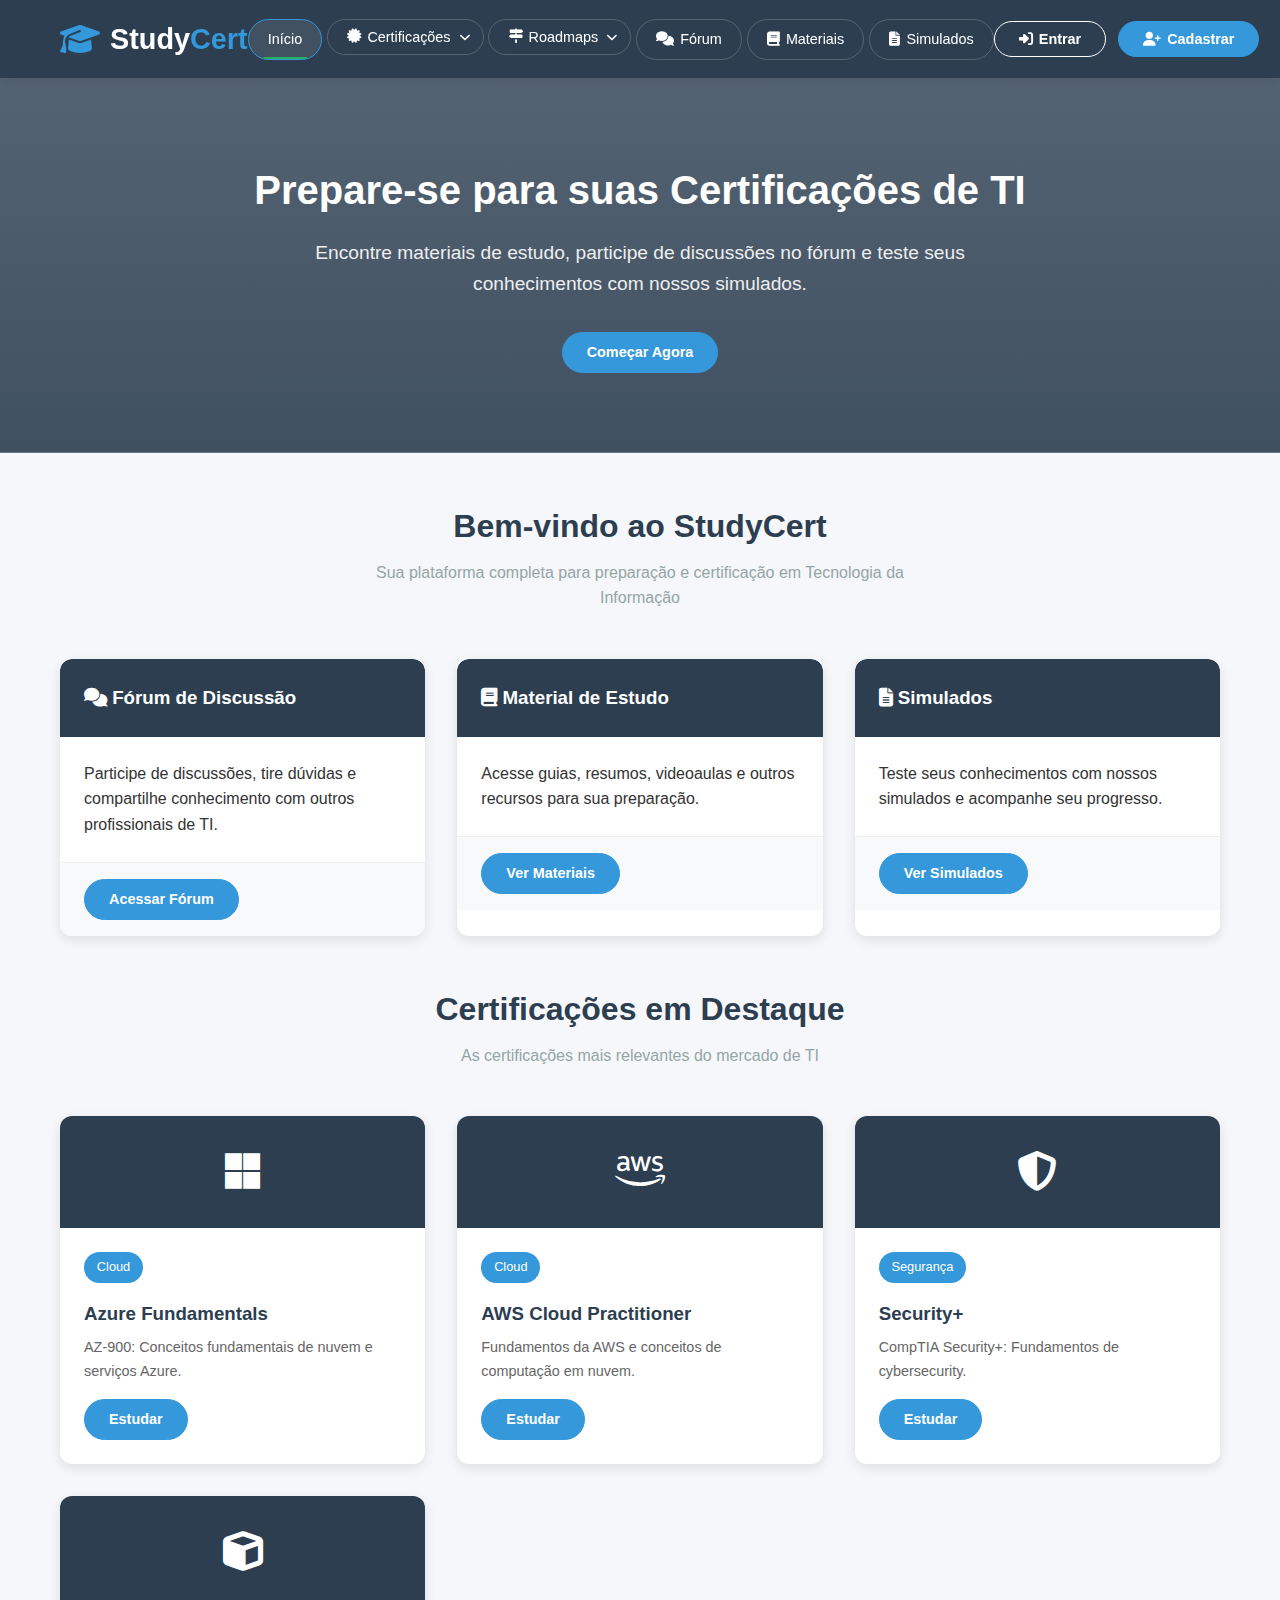
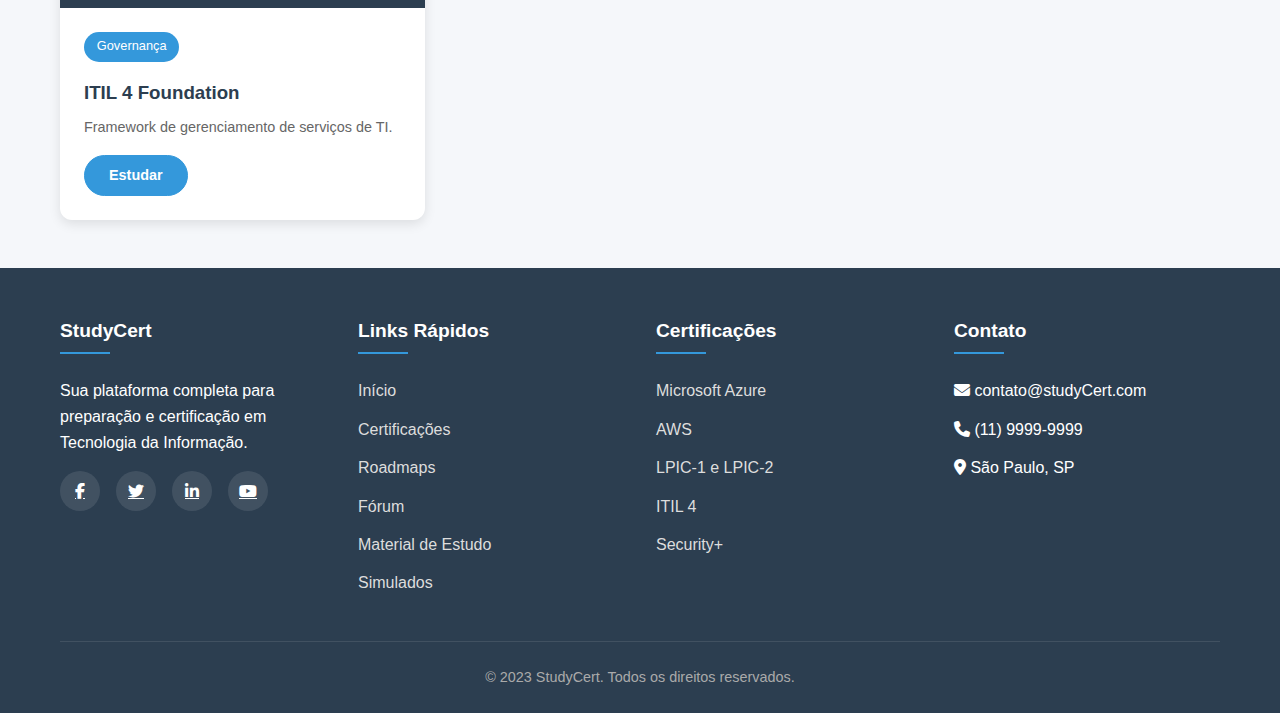
<file: index.html>
<!DOCTYPE html>
<html lang="pt-BR">
<head>
    <meta charset="UTF-8">
    <meta name="viewport" content="width=device-width, initial-scale=1.0">
    <title>StudyCert - Sua Plataforma de Certificação em TI</title>
    <link rel="stylesheet" href="https://cdnjs.cloudflare.com/ajax/libs/font-awesome/6.4.0/css/all.min.css">
    <style>
        /* ========== VARIÁVEIS CSS & RESET ========== */
        :root {
            --primary: #2c3e50;
            --secondary: #3498db;
            --secondary-light: #5dade2;
            --accent: #e74c3c;
            --success: #27ae60;
            --warning: #f39c12;
            --light: #ecf0f1;
            --dark: #2c3e50;
            --gray: #95a5a6;
            --transition: all 0.3s ease;
            --shadow: 0 4px 12px rgba(0,0,0,0.1);
            --shadow-hover: 0 8px 25px rgba(52, 152, 219, 0.15);
        }

        * {
            margin: 0;
            padding: 0;
            box-sizing: border-box;
            font-family: 'Segoe UI', Tahoma, Geneva, Verdana, sans-serif;
        }

        body {
            background-color: #f5f7fa;
            color: #333;
            line-height: 1.6;
            min-height: 100vh;
            display: flex;
            flex-direction: column;
        }

        .container {
            width: 100%;
            max-width: 1200px;
            margin: 0 auto;
            padding: 0 20px;
        }

        /* ========== HEADER & NAVEGAÇÃO COM DROPDOWN CORRIGIDO ========== */
        header {
            background: linear-gradient(135deg, var(--primary) 0%, var(--dark) 100%);
            color: white;
            padding: 1rem 0;
            box-shadow: 0 2px 15px rgba(0,0,0,0.1);
            position: sticky;
            top: 0;
            z-index: 1000;
        }

        .header-content {
            display: flex;
            justify-content: space-between;
            align-items: center;
            position: relative;
        }

        .logo {
            display: flex;
            align-items: center;
            gap: 10px;
            text-decoration: none;
            color: white;
            z-index: 1001;
        }

        .logo i {
            font-size: 2rem;
            color: var(--secondary);
        }

        .logo h1 {
            font-size: 1.8rem;
            font-weight: 700;
        }

        .logo span {
            color: var(--secondary);
        }

        /* NAVEGAÇÃO COM DROPDOWN - CORRIGIDO */
        nav ul {
            display: flex;
            list-style: none;
            gap: 0.3rem;
        }

        nav > ul > li {
            position: relative;
        }

        /* Botões da navegação - REDUZIDOS E MELHORADOS */
        .nav-link, .nav-dropdown-btn {
            color: white;
            text-decoration: none;
            font-weight: 500;
            padding: 0.5rem 1.2rem;
            border-radius: 25px;
            position: relative;
            transition: var(--transition);
            display: flex;
            align-items: center;
            gap: 6px;
            background: transparent;
            border: 1px solid rgba(255, 255, 255, 0.2);
            cursor: pointer;
            font-size: 0.9rem;
            backdrop-filter: blur(5px);
            min-height: 36px;
        }

        .nav-dropdown-btn {
            padding-right: 2rem;
        }

        .nav-dropdown-btn::after {
            content: '\f078';
            font-family: 'Font Awesome 6 Free';
            font-weight: 900;
            position: absolute;
            right: 0.8rem;
            top: 50%;
            transform: translateY(-50%);
            font-size: 0.7rem;
            transition: var(--transition);
        }

        /* Efeito hover corrigido - texto não fica subscrito */
        .nav-link:hover, .nav-dropdown-btn:hover {
            color: white !important;
            background: rgba(255, 255, 255, 0.1);
            transform: translateY(-2px);
            box-shadow: 0 4px 12px rgba(52, 152, 219, 0.2);
            border-color: rgba(255, 255, 255, 0.3);
        }

        /* Barra azul animada removida do after original e adicionada nova */
        .nav-link::before, .nav-dropdown-btn::before {
            content: '';
            position: absolute;
            bottom: 0;
            left: 50%;
            transform: translateX(-50%);
            width: 0;
            height: 2px;
            background: var(--secondary);
            border-radius: 2px;
            transition: width 0.3s ease;
        }

        .nav-link:hover::before, .nav-dropdown-btn:hover::before {
            width: 60%;
        }

        .nav-link.active::before {
            width: 60%;
            background: var(--success);
        }

        .nav-link.active {
            color: white;
            background: rgba(255, 255, 255, 0.1);
            border-color: var(--secondary);
        }

        /* DROPDOWN MENUS - TRANSPARENTE */
        .dropdown-menu {
            position: absolute;
            top: calc(100% + 5px);
            left: 0;
            background: rgba(255, 255, 255, 0.95);
            backdrop-filter: blur(15px);
            -webkit-backdrop-filter: blur(15px);
            min-width: 300px;
            border-radius: 12px;
            box-shadow: 0 10px 30px rgba(0,0,0,0.15);
            opacity: 0;
            visibility: hidden;
            transform: translateY(10px);
            transition: all 0.3s ease;
            z-index: 1000;
            overflow: hidden;
            border: 1px solid rgba(255, 255, 255, 0.2);
        }

        /* Mostrar dropdown ao passar o mouse */
        nav > ul > li:hover > .dropdown-menu {
            opacity: 1;
            visibility: visible;
            transform: translateY(0);
        }

        .dropdown-header {
            background: linear-gradient(135deg, var(--primary) 0%, var(--secondary) 100%);
            color: white;
            padding: 1rem;
        }

        .dropdown-header h4 {
            margin: 0;
            font-size: 1rem;
            display: flex;
            align-items: center;
            gap: 8px;
        }

        .dropdown-grid {
            display: grid;
            grid-template-columns: repeat(2, 1fr);
            gap: 0;
        }

        .dropdown-item {
            padding: 0.9rem;
            border-bottom: 1px solid rgba(0,0,0,0.05);
            transition: var(--transition);
            display: flex;
            align-items: center;
            gap: 10px;
            text-decoration: none;
            color: var(--primary);
        }

        .dropdown-item:nth-child(odd) {
            border-right: 1px solid rgba(0,0,0,0.05);
        }

        .dropdown-item:last-child,
        .dropdown-item:nth-last-child(2):nth-child(odd) {
            border-bottom: none;
        }

        .dropdown-item:hover {
            background: rgba(52, 152, 219, 0.05);
            color: var(--secondary);
            transform: translateX(3px);
        }

        .dropdown-item i {
            color: var(--secondary);
            font-size: 1rem;
            width: 20px;
            text-align: center;
        }

        .dropdown-item span {
            font-weight: 500;
            font-size: 0.85rem;
        }

        .dropdown-footer {
            padding: 0.8rem;
            background: rgba(248, 249, 250, 0.8);
            text-align: center;
            border-top: 1px solid rgba(0,0,0,0.05);
        }

        .dropdown-footer a {
            color: var(--secondary);
            text-decoration: none;
            font-weight: 500;
            font-size: 0.85rem;
            display: flex;
            align-items: center;
            justify-content: center;
            gap: 6px;
        }

        .dropdown-footer a:hover {
            color: var(--primary);
        }

        /* DROPDOWN ESPECIAL PARA ROADMAPS MELHORADO */
        .roadmaps-dropdown {
            min-width: 350px;
            max-height: 500px;
            overflow-y: auto;
        }

        .roadmap-category {
            padding: 0.9rem;
            border-bottom: 1px solid rgba(0,0,0,0.05);
        }

        .roadmap-category:last-child {
            border-bottom: none;
        }

        .roadmap-category h5 {
            color: var(--primary);
            margin-bottom: 0.5rem;
            font-size: 0.9rem;
            display: flex;
            align-items: center;
            gap: 8px;
        }

        .roadmap-category h5 i {
            color: var(--secondary);
        }

        .roadmap-category p {
            font-size: 0.75rem;
            color: var(--gray);
            margin-bottom: 0.8rem;
            line-height: 1.4;
        }

        .roadmap-path {
            background: rgba(248, 249, 250, 0.8);
            padding: 0.5rem;
            border-radius: 6px;
            margin-bottom: 0.4rem;
            cursor: pointer;
            transition: var(--transition);
            border: 1px solid transparent;
        }

        .roadmap-path:hover {
            background: rgba(52, 152, 219, 0.1);
            transform: translateX(3px);
            border-color: rgba(52, 152, 219, 0.2);
        }

        .roadmap-path h6 {
            color: var(--primary);
            font-size: 0.8rem;
            margin-bottom: 0.2rem;
            display: flex;
            align-items: center;
            gap: 6px;
        }

        .roadmap-path p {
            font-size: 0.7rem;
            color: var(--gray);
            margin: 0;
        }

        /* Área do usuário logado - BOTÃO CADASTRAR CORRIGIDO */
        .user-area {
            display: flex;
            align-items: center;
            gap: 12px;
            z-index: 1001;
        }

        .user-info {
            display: flex;
            align-items: center;
            gap: 8px;
            color: white;
        }

        .user-avatar {
            width: 32px;
            height: 32px;
            border-radius: 50%;
            background: var(--secondary);
            display: flex;
            align-items: center;
            justify-content: center;
            font-weight: bold;
            font-size: 0.9rem;
        }

        .badge {
            display: inline-block;
            padding: 0.2rem 0.5rem;
            border-radius: 20px;
            font-size: 0.75rem;
            font-weight: 600;
        }

        .badge-primary {
            background: var(--secondary);
            color: white;
        }

        .badge-success {
            background: var(--success);
            color: white;
        }

        /* BOTÕES CORRIGIDOS - CADASTRAR NÃO CORTA MAIS */
        .btn {
            padding: 0.5rem 1.5rem;
            border-radius: 25px;
            font-weight: 600;
            cursor: pointer;
            transition: var(--transition);
            border: none;
            text-decoration: none;
            display: inline-flex;
            align-items: center;
            justify-content: center;
            gap: 6px;
            font-size: 0.9rem;
            min-height: 36px;
            white-space: nowrap;
            overflow: hidden;
            text-overflow: ellipsis;
        }

        .btn-primary {
            background: var(--secondary);
            color: white;
            border: 1px solid var(--secondary);
        }

        .btn-primary:hover {
            background: #2980b9;
            border-color: #2980b9;
            transform: translateY(-2px);
            box-shadow: var(--shadow-hover);
        }

        .btn-outline {
            background: transparent;
            border: 1px solid white;
            color: white;
        }

        .btn-outline:hover {
            background: white;
            color: var(--primary);
            transform: translateY(-2px);
            box-shadow: var(--shadow-hover);
        }

        /* Menu mobile toggle */
        .menu-toggle {
            display: none;
            background: none;
            border: none;
            color: white;
            font-size: 1.5rem;
            cursor: pointer;
            padding: 0.5rem;
            z-index: 1001;
        }

        /* ========== ROADMAPS PAGE MELHORADA ========== */
        .roadmaps-header {
            background: linear-gradient(135deg, var(--primary) 0%, var(--dark) 100%);
            color: white;
            padding: 4rem 0;
            text-align: center;
            margin-bottom: 3rem;
        }

        .roadmaps-header h1 {
            font-size: 2.5rem;
            margin-bottom: 1rem;
        }

        .roadmaps-header p {
            font-size: 1.2rem;
            max-width: 700px;
            margin: 0 auto;
            opacity: 0.9;
        }

        .vendor-filter {
            display: flex;
            gap: 0.8rem;
            flex-wrap: wrap;
            margin-bottom: 2.5rem;
            justify-content: center;
        }

        .vendor-btn {
            padding: 0.4rem 1.2rem;
            background: white;
            border: 2px solid #e0e0e0;
            border-radius: 25px;
            cursor: pointer;
            transition: var(--transition);
            font-weight: 500;
            color: var(--primary);
            font-size: 0.9rem;
        }

        .vendor-btn.active {
            background: var(--secondary);
            color: white;
            border-color: var(--secondary);
        }

        .vendor-btn:hover {
            transform: translateY(-2px);
            box-shadow: var(--shadow);
        }

        .roadmap-table-container {
            background: white;
            border-radius: 12px;
            overflow: hidden;
            box-shadow: var(--shadow);
            margin-bottom: 2.5rem;
            transition: var(--transition);
        }

        .roadmap-table-container:hover {
            transform: translateY(-3px);
            box-shadow: var(--shadow-hover);
        }

        .roadmap-table-header {
            background: linear-gradient(135deg, var(--primary) 0%, var(--secondary) 100%);
            color: white;
            padding: 1.2rem;
        }

        .roadmap-table-header h3 {
            margin: 0;
            display: flex;
            align-items: center;
            gap: 10px;
            font-size: 1.1rem;
        }

        .roadmap-table {
            width: 100%;
            border-collapse: collapse;
        }

        .roadmap-table th {
            background: #f8f9fa;
            padding: 0.9rem;
            text-align: left;
            font-weight: 600;
            color: var(--primary);
            border-bottom: 2px solid #e0e0e0;
            font-size: 0.9rem;
        }

        .roadmap-table td {
            padding: 0.9rem;
            border-bottom: 1px solid #f0f0f0;
            vertical-align: top;
            font-size: 0.9rem;
        }

        .roadmap-table tr:hover {
            background: #f8fafc;
        }

        .cert-level {
            display: inline-block;
            padding: 0.2rem 0.6rem;
            border-radius: 20px;
            font-size: 0.75rem;
            font-weight: 500;
        }

        .level-fundamental { background: #e3f2fd; color: #1565c0; }
        .level-associate { background: #e8f5e9; color: #2e7d32; }
        .level-professional { background: #fff3e0; color: #ef6c00; }
        .level-expert { background: #fce4ec; color: #c2185b; }
        .level-specialty { background: #f3e5f5; color: #7b1fa2; }
        .level-manager { background: #e8eaf6; color: #3949ab; }
        .level-auditor { background: #f1f8e9; color: #689f38; }

        .exam-code {
            font-family: 'Courier New', monospace;
            background: #f5f5f5;
            padding: 0.2rem 0.4rem;
            border-radius: 4px;
            font-size: 0.85rem;
        }

        /* ========== HERO SECTION ========== */
        .hero {
            background: linear-gradient(rgba(44, 62, 80, 0.8), rgba(44, 62, 80, 0.9)), 
                        url('https://images.unsplash.com/photo-1550751827-4bd374c3f58b?ixlib=rb-4.0.3&auto=format&fit=crop&w=1350&q=80');
            background-size: cover;
            background-position: center;
            color: white;
            padding: 5rem 0;
            text-align: center;
            flex: 1;
        }

        .hero h2 {
            font-size: 2.5rem;
            margin-bottom: 1rem;
        }

        .hero p {
            font-size: 1.2rem;
            max-width: 700px;
            margin: 0 auto 2rem;
            opacity: 0.9;
        }

        /* ========== MAIN CONTENT ========== */
        .main-content {
            display: none;
            padding: 3rem 0;
            min-height: 60vh;
            flex: 1;
        }

        .main-content.active {
            display: block;
            animation: fadeIn 0.5s ease;
        }

        @keyframes fadeIn {
            from { opacity: 0; transform: translateY(20px); }
            to { opacity: 1; transform: translateY(0); }
        }

        .section-title {
            text-align: center;
            margin-bottom: 3rem;
            color: var(--primary);
        }

        .section-title h2 {
            font-size: 2rem;
            margin-bottom: 0.5rem;
        }

        .section-title p {
            color: var(--gray);
            max-width: 600px;
            margin: 0 auto;
        }

        /* ========== CARDS ========== */
        .cards-container {
            display: grid;
            grid-template-columns: repeat(auto-fill, minmax(300px, 1fr));
            gap: 2rem;
            margin-bottom: 3rem;
        }

        .card {
            background: white;
            border-radius: 12px;
            overflow: hidden;
            box-shadow: var(--shadow);
            transition: var(--transition);
        }

        .card:hover {
            transform: translateY(-5px);
            box-shadow: var(--shadow-hover);
        }

        .card-header {
            padding: 1.5rem;
            background: var(--primary);
            color: white;
            border-radius: 12px 12px 0 0;
        }

        .card-body {
            padding: 1.5rem;
        }

        .card-footer {
            padding: 1rem 1.5rem;
            background: #f8f9fa;
            border-top: 1px solid #eee;
        }

        /* ========== FORUM ========== */
        .forum-container {
            display: grid;
            grid-template-columns: 1fr 3fr;
            gap: 2rem;
        }

        .forum-categories {
            background: white;
            border-radius: 12px;
            padding: 1.5rem;
            box-shadow: var(--shadow);
        }

        .forum-categories h3 {
            margin-bottom: 1rem;
            color: var(--primary);
            border-bottom: 2px solid var(--secondary);
            padding-bottom: 0.5rem;
        }

        .category-list {
            list-style: none;
        }

        .category-list li {
            padding: 0.8rem 0;
            border-bottom: 1px solid #eee;
        }

        .category-list li:last-child {
            border-bottom: none;
        }

        .category-list a {
            color: var(--dark);
            text-decoration: none;
            display: flex;
            justify-content: space-between;
            align-items: center;
        }

        .category-list a:hover {
            color: var(--secondary);
        }

        .category-count {
            background: var(--secondary);
            color: white;
            padding: 0.2rem 0.5rem;
            border-radius: 20px;
            font-size: 0.8rem;
        }

        .forum-posts {
            background: white;
            border-radius: 12px;
            padding: 1.5rem;
            box-shadow: var(--shadow);
        }

        .post {
            padding: 1.5rem 0;
            border-bottom: 1px solid #eee;
        }

        .post:last-child {
            border-bottom: none;
        }

        .post-header {
            display: flex;
            justify-content: space-between;
            margin-bottom: 0.5rem;
        }

        .post-title {
            font-size: 1.2rem;
            font-weight: 600;
            color: var(--primary);
            text-decoration: none;
        }

        .post-title:hover {
            color: var(--secondary);
        }

        .post-meta {
            color: var(--gray);
            font-size: 0.9rem;
        }

        .post-excerpt {
            color: #555;
            margin-bottom: 1rem;
        }

        .post-footer {
            display: flex;
            gap: 1rem;
            font-size: 0.9rem;
            color: var(--gray);
        }

        .new-post-btn {
            display: block;
            margin: 2rem auto;
            width: 200px;
        }

        /* ========== STUDY MATERIALS ========== */
        .materials-grid {
            display: grid;
            grid-template-columns: repeat(auto-fill, minmax(250px, 1fr));
            gap: 2rem;
        }

        .material-card {
            background: white;
            border-radius: 12px;
            overflow: hidden;
            box-shadow: var(--shadow);
            transition: var(--transition);
        }

        .material-card:hover {
            transform: translateY(-5px);
            box-shadow: var(--shadow-hover);
        }

        .material-icon {
            background: var(--primary);
            color: white;
            padding: 1.5rem;
            text-align: center;
            font-size: 2rem;
        }

        .material-content {
            padding: 1.5rem;
        }

        .material-content h3 {
            margin-bottom: 0.5rem;
            color: var(--primary);
        }

        .material-content p {
            color: #666;
            font-size: 0.9rem;
            margin-bottom: 1rem;
        }

        /* ========== SIMULADOS ========== */
        .simulados-container {
            display: grid;
            grid-template-columns: repeat(auto-fill, minmax(300px, 1fr));
            gap: 2rem;
        }

        .simulado-card {
            background: white;
            border-radius: 12px;
            overflow: hidden;
            box-shadow: var(--shadow);
            transition: var(--transition);
            position: relative;
        }

        .simulado-card:hover {
            transform: translateY(-5px);
            box-shadow: var(--shadow-hover);
        }

        .simulado-badge {
            background: var(--accent);
            color: white;
            padding: 0.5rem 1rem;
            display: inline-block;
            font-size: 0.8rem;
            font-weight: 600;
            border-radius: 20px;
            margin-bottom: 1rem;
        }

        .upload-area {
            background: white;
            border: 2px dashed var(--gray);
            border-radius: 12px;
            padding: 3rem 2rem;
            text-align: center;
            margin-bottom: 2rem;
            transition: var(--transition);
        }

        .upload-area:hover {
            border-color: var(--secondary);
            background: #f8fafc;
        }

        .upload-area i {
            font-size: 3rem;
            color: var(--gray);
            margin-bottom: 1rem;
        }

        .upload-area h3 {
            margin-bottom: 1rem;
            color: var(--primary);
        }

        .upload-area p {
            color: var(--gray);
            margin-bottom: 1.5rem;
        }

        /* Botão "Ver todos os simulados" */
        .show-simulados-btn {
            display: inline-flex;
            align-items: center;
            justify-content: center;
            gap: 8px;
            padding: 10px 20px;
            background: var(--secondary);
            color: white;
            border: none;
            border-radius: 30px;
            font-weight: 600;
            cursor: pointer;
            transition: var(--transition);
            margin: 15px 0 5px 0;
            width: 200px;
        }

        .show-simulados-btn:hover {
            background: #2980b9;
            transform: translateY(-2px);
            box-shadow: 0 6px 15px rgba(52, 152, 219, 0.3);
        }

        /* ========== CERTIFICATIONS GRID ========== */
        .certifications-grid {
            display: grid;
            grid-template-columns: repeat(auto-fill, minmax(280px, 1fr));
            gap: 2rem;
        }

        .cert-card {
            background: white;
            border-radius: 12px;
            overflow: hidden;
            box-shadow: var(--shadow);
            transition: var(--transition);
        }

        .cert-card:hover {
            transform: translateY(-5px);
            box-shadow: var(--shadow-hover);
        }

        .cert-icon {
            background: var(--primary);
            color: white;
            padding: 1.5rem;
            text-align: center;
            font-size: 2.5rem;
        }

        .cert-content {
            padding: 1.5rem;
        }

        .cert-content h3 {
            margin-bottom: 0.5rem;
            color: var(--primary);
        }

        .cert-content p {
            color: #666;
            font-size: 0.9rem;
            margin-bottom: 1rem;
        }

        .cert-level {
            display: inline-block;
            background: var(--secondary);
            color: white;
            padding: 0.3rem 0.8rem;
            border-radius: 20px;
            font-size: 0.8rem;
            margin-bottom: 1rem;
        }

        /* ========== FOOTER ========== */
        footer {
            background: var(--primary);
            color: white;
            padding: 3rem 0 1.5rem;
            margin-top: auto;
        }

        .footer-content {
            display: grid;
            grid-template-columns: repeat(auto-fit, minmax(250px, 1fr));
            gap: 2rem;
            margin-bottom: 2rem;
        }

        .footer-column h3 {
            margin-bottom: 1.5rem;
            font-size: 1.2rem;
            position: relative;
            padding-bottom: 0.5rem;
        }

        .footer-column h3::after {
            content: '';
            position: absolute;
            bottom: 0;
            left: 0;
            width: 50px;
            height: 2px;
            background: var(--secondary);
        }

        .footer-links {
            list-style: none;
        }

        .footer-links li {
            margin-bottom: 0.8rem;
        }

        .footer-links a {
            color: #ddd;
            text-decoration: none;
            transition: var(--transition);
        }

        .footer-links a:hover {
            color: var(--secondary);
        }

        .social-links {
            display: flex;
            gap: 1rem;
            margin-top: 1rem;
        }

        .social-links a {
            display: flex;
            align-items: center;
            justify-content: center;
            width: 40px;
            height: 40px;
            background: rgba(255,255,255,0.1);
            border-radius: 50%;
            color: white;
            transition: var(--transition);
        }

        .social-links a:hover {
            background: var(--secondary);
            transform: translateY(-3px);
        }

        .copyright {
            text-align: center;
            padding-top: 1.5rem;
            border-top: 1px solid rgba(255,255,255,0.1);
            color: #aaa;
            font-size: 0.9rem;
        }

        /* ========== MODAL DE SIMULADOS ========== */
        .modal-simulados {
            display: none;
            position: fixed;
            top: 0;
            left: 0;
            right: 0;
            bottom: 0;
            background: rgba(0, 0, 0, 0.7);
            z-index: 9999;
            justify-content: center;
            align-items: center;
            opacity: 0;
            transition: opacity 0.3s ease;
            padding: 20px;
        }

        .modal-simulados.active {
            display: flex;
            opacity: 1;
        }

        .modal-container {
            background: white;
            border-radius: 12px;
            width: 100%;
            max-width: 700px;
            max-height: 80vh;
            overflow-y: auto;
            box-shadow: 0 10px 30px rgba(0, 0, 0, 0.3);
            animation: modalSlideIn 0.3s ease-out;
        }

        @keyframes modalSlideIn {
            from {
                opacity: 0;
                transform: translateY(-30px);
            }
            to {
                opacity: 1;
                transform: translateY(0);
            }
        }

        .modal-header {
            background: linear-gradient(135deg, var(--primary) 0%, var(--secondary) 100%);
            color: white;
            padding: 20px;
            border-radius: 12px 12px 0 0;
            display: flex;
            justify-content: space-between;
            align-items: center;
            position: sticky;
            top: 0;
            z-index: 1;
        }

        .modal-header h3 {
            margin: 0;
            font-size: 1.4rem;
            display: flex;
            align-items: center;
            gap: 10px;
        }

        .fechar-modal {
            background: rgba(255, 255, 255, 0.2);
            border: none;
            color: white;
            width: 32px;
            height: 32px;
            border-radius: 50%;
            cursor: pointer;
            font-size: 1.2rem;
            display: flex;
            align-items: center;
            justify-content: center;
            transition: var(--transition);
        }

        .fechar-modal:hover {
            background: rgba(255, 255, 255, 0.3);
            transform: rotate(90deg);
        }

        .modal-body {
            padding: 25px;
        }

        .simulado-item-modal {
            display: flex;
            justify-content: space-between;
            align-items: center;
            padding: 15px;
            border-bottom: 1px solid #eee;
            transition: var(--transition);
            border-radius: 6px;
        }

        .simulado-item-modal:hover {
            background-color: #f8f9fa;
            transform: translateX(5px);
        }

        .simulado-item-modal:last-child {
            border-bottom: none;
        }

        .status-icon {
            margin-right: 12px;
            font-size: 1.1rem;
        }

        .status-disponivel {
            color: var(--success);
        }

        .simulado-info {
            flex-grow: 1;
            display: flex;
            align-items: center;
        }

        .simulado-nome {
            font-weight: 500;
            color: var(--primary);
        }

        .btn-sm {
            padding: 8px 16px;
            font-size: 0.85em;
            border-radius: 20px;
            min-width: 80px;
            text-align: center;
            transition: var(--transition);
        }

        .btn-sm:hover {
            transform: translateY(-2px);
            box-shadow: 0 4px 8px rgba(0,0,0,0.1);
        }

        .modal-footer {
            padding: 15px 25px;
            background: #f8f9fa;
            border-top: 1px solid #eee;
            border-radius: 0 0 12px 12px;
            display: flex;
            justify-content: space-between;
            font-size: 0.9rem;
            color: #666;
        }

        /* Scrollbar customizada */
        .modal-container::-webkit-scrollbar {
            width: 8px;
        }

        .modal-container::-webkit-scrollbar-track {
            background: #f1f1f1;
            border-radius: 0 0 12px 0;
        }

        .modal-container::-webkit-scrollbar-thumb {
            background: var(--secondary);
            border-radius: 4px;
        }

        .modal-container::-webkit-scrollbar-thumb:hover {
            background: #2980b9;
        }

        /* ========== MODAL DE LOGIN/CADASTRO ========== */
        .modal-auth {
            display: none;
            position: fixed;
            top: 0;
            left: 0;
            right: 0;
            bottom: 0;
            background: rgba(0, 0, 0, 0.7);
            z-index: 9999;
            justify-content: center;
            align-items: center;
            opacity: 0;
            transition: opacity 0.3s ease;
            padding: 20px;
        }

        .modal-auth.active {
            display: flex;
            opacity: 1;
        }

        .modal-auth-container {
            background: white;
            border-radius: 12px;
            width: 100%;
            max-width: 450px;
            max-height: 90vh;
            overflow-y: auto;
            box-shadow: 0 10px 30px rgba(0, 0, 0, 0.3);
            animation: modalSlideIn 0.3s ease-out;
        }

        .modal-auth-header {
            background: linear-gradient(135deg, var(--primary) 0%, var(--secondary) 100%);
            color: white;
            padding: 20px;
            border-radius: 12px 12px 0 0;
            display: flex;
            justify-content: space-between;
            align-items: center;
            position: sticky;
            top: 0;
            z-index: 1;
        }

        .modal-auth-tabs {
            display: flex;
            background: rgba(255, 255, 255, 0.1);
            border-radius: 6px;
            margin: 0 20px 20px 20px;
            overflow: hidden;
        }

        .auth-tab {
            flex: 1;
            padding: 12px;
            text-align: center;
            background: transparent;
            border: none;
            color: white;
            font-weight: 600;
            cursor: pointer;
            transition: var(--transition);
        }

        .auth-tab.active {
            background: rgba(255, 255, 255, 0.2);
        }

        .auth-tab:hover:not(.active) {
            background: rgba(255, 255, 255, 0.1);
        }

        .auth-form {
            padding: 0 20px 20px 20px;
            display: none;
        }

        .auth-form.active {
            display: block;
        }

        .form-group {
            margin-bottom: 1.5rem;
        }

        .form-group label {
            display: block;
            margin-bottom: 0.5rem;
            font-weight: 500;
            color: var(--primary);
        }

        .form-group input,
        .form-group select {
            width: 100%;
            padding: 12px 15px;
            border: 1px solid #ddd;
            border-radius: 6px;
            font-size: 1rem;
            transition: var(--transition);
        }

        .form-group input:focus,
        .form-group select:focus {
            outline: none;
            border-color: var(--secondary);
            box-shadow: 0 0 0 3px rgba(52, 152, 219, 0.1);
        }

        .password-input {
            position: relative;
        }

        .password-toggle {
            position: absolute;
            right: 12px;
            top: 50%;
            transform: translateY(-50%);
            background: none;
            border: none;
            color: var(--gray);
            cursor: pointer;
            font-size: 1rem;
        }

        .checkbox-group {
            display: flex;
            align-items: flex-start;
            gap: 10px;
            margin-bottom: 1.5rem;
        }

        .checkbox-group input {
            width: auto;
            margin-top: 3px;
        }

        .checkbox-group label {
            font-size: 0.9rem;
            color: #666;
            line-height: 1.4;
        }

        .form-actions {
            margin-top: 2rem;
        }

        .btn-block {
            width: 100%;
            padding: 14px;
            font-size: 1rem;
            border-radius: 6px;
        }

        .form-footer {
            text-align: center;
            margin-top: 1.5rem;
            padding-top: 1.5rem;
            border-top: 1px solid #eee;
            color: #666;
            font-size: 0.9rem;
        }

        .social-login {
            margin-top: 1.5rem;
        }

        .social-buttons {
            display: flex;
            gap: 1rem;
        }

        .social-btn {
            flex: 1;
            display: flex;
            align-items: center;
            justify-content: center;
            gap: 8px;
            padding: 12px;
            border: 1px solid #ddd;
            border-radius: 6px;
            background: white;
            color: #333;
            font-weight: 500;
            cursor: pointer;
            transition: var(--transition);
        }

        /* ========== TOAST NOTIFICATION ========== */
        .toast {
            position: fixed;
            bottom: 20px;
            right: 20px;
            padding: 1rem 1.5rem;
            background: var(--success);
            color: white;
            border-radius: 8px;
            box-shadow: 0 4px 12px rgba(0,0,0,0.15);
            display: flex;
            align-items: center;
            gap: 10px;
            z-index: 10000;
            animation: slideInRight 0.3s ease;
            display: none;
        }

        @keyframes slideInRight {
            from { transform: translateX(100%); opacity: 0; }
            to { transform: translateX(0); opacity: 1; }
        }

        .toast.error {
            background: var(--accent);
        }

        /* ========== LOADING SPINNER ========== */
        .spinner {
            border: 3px solid #f3f3f3;
            border-top: 3px solid var(--secondary);
            border-radius: 50%;
            width: 40px;
            height: 40px;
            animation: spin 1s linear infinite;
            margin: 2rem auto;
        }

        @keyframes spin {
            0% { transform: rotate(0deg); }
            100% { transform: rotate(360deg); }
        }

        /* ========== RESPONSIVIDADE ========== */
        @media (max-width: 1024px) {
            .container {
                padding: 0 15px;
            }
            
            .forum-container {
                grid-template-columns: 1fr;
            }
            
            .nav-link, .nav-dropdown-btn {
                padding: 0.5rem 1rem;
                font-size: 0.85rem;
            }
            
            .dropdown-menu {
                min-width: 250px;
            }
            
            .user-info span:not(.badge) {
                display: none;
            }
            
            .roadmap-table {
                display: block;
                overflow-x: auto;
            }
        }

        @media (max-width: 768px) {
            .header-content {
                flex-wrap: wrap;
            }

            .menu-toggle {
                display: block;
                order: 1;
            }

            nav {
                width: 100%;
                max-height: 0;
                overflow: hidden;
                transition: max-height 0.3s ease;
                order: 3;
                position: absolute;
                top: 100%;
                left: 0;
                background: var(--primary);
                z-index: 1000;
            }

            nav.active {
                max-height: 600px;
                margin-top: 1rem;
                padding: 1rem;
                border-top: 1px solid rgba(255,255,255,0.1);
            }

            nav ul {
                flex-direction: column;
                width: 100%;
            }

            nav > ul > li {
                width: 100%;
            }

            .nav-link, .nav-dropdown-btn {
                padding: 1rem;
                justify-content: flex-start;
                width: 100%;
                border-radius: 8px;
                margin-bottom: 0.5rem;
                background: rgba(255, 255, 255, 0.05);
            }

            .dropdown-menu {
                position: static;
                opacity: 1;
                visibility: visible;
                transform: none;
                box-shadow: none;
                background: rgba(255, 255, 255, 0.05);
                margin-top: 0.5rem;
                margin-left: 1rem;
                display: none;
                border: 1px solid rgba(255, 255, 255, 0.1);
            }

            .dropdown-menu.active {
                display: block;
            }

            .dropdown-grid {
                grid-template-columns: 1fr;
            }

            .dropdown-item:nth-child(odd) {
                border-right: none;
            }

            .dropdown-item {
                color: white;
                border-bottom: 1px solid rgba(255, 255, 255, 0.1);
            }

            .dropdown-item:hover {
                background: rgba(255, 255, 255, 0.1);
                color: var(--secondary-light);
            }

            .dropdown-header {
                background: rgba(255, 255, 255, 0.1);
                border-radius: 8px 8px 0 0;
            }

            .dropdown-footer {
                background: rgba(255, 255, 255, 0.05);
            }

            .user-area {
                order: 2;
                margin-left: auto;
            }

            .user-info {
                flex-direction: column;
                gap: 5px;
                text-align: center;
            }

            .user-info span:not(.badge) {
                display: none;
            }

            .hero h2 {
                font-size: 2rem;
            }

            .hero p {
                font-size: 1rem;
            }

            .cards-container,
            .certifications-grid,
            .materials-grid,
            .simulados-container {
                grid-template-columns: 1fr;
            }
            
            .modal-container {
                max-width: 95%;
                max-height: 85vh;
            }
            
            .roadmaps-header h1 {
                font-size: 2rem;
            }
            
            .roadmaps-header p {
                font-size: 1rem;
            }
        }

        @media (max-width: 480px) {
            .hero {
                padding: 3rem 0;
            }
            
            .hero h2 {
                font-size: 1.8rem;
            }
            
            .section-title h2 {
                font-size: 1.6rem;
            }
            
            .user-area {
                gap: 8px;
            }
            
            .btn {
                padding: 0.5rem 1rem;
                font-size: 0.9rem;
            }
            
            .vendor-filter {
                flex-direction: column;
                align-items: center;
            }
            
            .vendor-btn {
                width: 100%;
                text-align: center;
            }
            
            .user-area {
                flex-direction: column;
                align-items: flex-end;
            }
            
            .user-info {
                margin-bottom: 0.5rem;
            }
        }
    </style>
</head>
<body>
    <!-- Header -->
    <header>
        <div class="container">
            <div class="header-content">
                <a href="#" class="logo" data-target="home">
                    <i class="fas fa-graduation-cap"></i>
                    <h1>Study<span>Cert</span></h1>
                </a>
                
                <button class="menu-toggle" id="menuToggle">
                    <i class="fas fa-bars"></i>
                </button>
                
                <nav id="mainNav">
                    <ul>
                        <li><a href="#" class="nav-link active" data-target="home">Início</a></li>
                        
                        <li class="dropdown">
                            <button class="nav-dropdown-btn" id="certificacoesBtn">
                                <i class="fas fa-certificate"></i> Certificações
                            </button>
                            <div class="dropdown-menu" id="certificacoesDropdown">
                                <div class="dropdown-header">
                                    <h4><i class="fas fa-certificate"></i> Principais Certificações</h4>
                                </div>
                                <div class="dropdown-grid">
                                    <a href="#" class="dropdown-item" data-target="certificacoes">
                                        <i class="fab fa-microsoft"></i>
                                        <span>Microsoft Azure</span>
                                    </a>
                                    <a href="#" class="dropdown-item" data-target="certificacoes">
                                        <i class="fab fa-aws"></i>
                                        <span>AWS Cloud</span>
                                    </a>
                                    <a href="#" class="dropdown-item" data-target="certificacoes">
                                        <i class="fas fa-server"></i>
                                        <span>LPIC-1/LPIC-2</span>
                                    </a>
                                    <a href="#" class="dropdown-item" data-target="certificacoes">
                                        <i class="fas fa-shield-alt"></i>
                                        <span>Security+</span>
                                    </a>
                                    <a href="#" class="dropdown-item" data-target="certificacoes">
                                        <i class="fas fa-cube"></i>
                                        <span>ITIL 4</span>
                                    </a>
                                    <a href="#" class="dropdown-item" data-target="certificacoes">
                                        <i class="fas fa-network-wired"></i>
                                        <span>CCNA</span>
                                    </a>
                                    <a href="#" class="dropdown-item" data-target="certificacoes">
                                        <i class="fas fa-database"></i>
                                        <span>Data Fundamentals</span>
                                    </a>
                                    <a href="#" class="dropdown-item" data-target="certificacoes">
                                        <i class="fas fa-code"></i>
                                        <span>DevOps</span>
                                    </a>
                                </div>
                                <div class="dropdown-footer">
                                    <a href="#" data-target="certificacoes">
                                        <i class="fas fa-arrow-right"></i>
                                        Ver todas as certificações
                                    </a>
                                </div>
                            </div>
                        </li>
                        
                        <li class="dropdown">
                            <button class="nav-dropdown-btn" id="roadmapsBtn">
                                <i class="fas fa-map-signs"></i> Roadmaps
                            </button>
                            <div class="dropdown-menu roadmaps-dropdown" id="roadmapsDropdown">
                                <div class="dropdown-header">
                                    <h4><i class="fas fa-map-signs"></i> Roadmaps de Carreira</h4>
                                </div>
                                <div class="roadmap-category">
                                    <h5><i class="fas fa-user-graduate"></i> Iniciante em TI</h5>
                                    <p>Comece sua carreira em tecnologia</p>
                                    <div class="roadmap-path" onclick="showRoadmapsSection()">
                                        <h6><i class="fas fa-arrow-right"></i> CompTIA A+ → Network+ → Security+</h6>
                                        <p>Suporte TI → Redes → Segurança</p>
                                    </div>
                                    <div class="roadmap-path" onclick="showRoadmapsSection()">
                                        <h6><i class="fas fa-arrow-right"></i> Microsoft Fundamentals</h6>
                                        <p>AZ-900 → MS-900 → SC-900</p>
                                    </div>
                                </div>
                                <div class="roadmap-category">
                                    <h5><i class="fas fa-shield-alt"></i> Segurança da Informação</h5>
                                    <p>Especialize-se em cybersecurity</p>
                                    <div class="roadmap-path" onclick="showRoadmapsSection()">
                                        <h6><i class="fas fa-arrow-right"></i> Security+ → CySA+ → CISSP</h6>
                                        <p>Fundamentos → Análise → Gestão</p>
                                    </div>
                                </div>
                                <div class="dropdown-footer">
                                    <a href="#" data-target="roadmaps">
                                        <i class="fas fa-book"></i>
                                        Ver todos os roadmaps
                                    </a>
                                </div>
                            </div>
                        </li>
                        
                        <li><a href="#" class="nav-link" data-target="forum">
                            <i class="fas fa-comments"></i> Fórum
                        </a></li>
                        
                        <li><a href="#" class="nav-link" data-target="materiais">
                            <i class="fas fa-book"></i> Materiais
                        </a></li>
                        
                        <li><a href="#" class="nav-link" data-target="simulados">
                            <i class="fas fa-file-alt"></i> Simulados
                        </a></li>
                    </ul>
                </nav>
                
                <div class="user-area" id="userArea">
                    <!-- Conteúdo dinâmico será inserido aqui -->
                </div>
            </div>
        </div>
    </header>

    <!-- Hero Section -->
    <section class="hero" id="hero">
        <div class="container">
            <h2>Prepare-se para suas Certificações de TI</h2>
            <p>Encontre materiais de estudo, participe de discussões no fórum e teste seus conhecimentos com nossos simulados.</p>
            <a href="#" class="btn btn-primary" data-target="simulados">Começar Agora</a>
        </div>
    </section>

    <!-- Home Content -->
    <section id="home" class="main-content active">
        <div class="container">
            <div class="section-title">
                <h2>Bem-vindo ao StudyCert</h2>
                <p>Sua plataforma completa para preparação e certificação em Tecnologia da Informação</p>
            </div>

            <div class="cards-container">
                <div class="card">
                    <div class="card-header">
                        <h3><i class="fas fa-comments"></i> Fórum de Discussão</h3>
                    </div>
                    <div class="card-body">
                        <p>Participe de discussões, tire dúvidas e compartilhe conhecimento com outros profissionais de TI.</p>
                    </div>
                    <div class="card-footer">
                        <a href="#" class="btn btn-primary" data-target="forum">Acessar Fórum</a>
                    </div>
                </div>

                <div class="card">
                    <div class="card-header">
                        <h3><i class="fas fa-book"></i> Material de Estudo</h3>
                    </div>
                    <div class="card-body">
                        <p>Acesse guias, resumos, videoaulas e outros recursos para sua preparação.</p>
                    </div>
                    <div class="card-footer">
                        <a href="#" class="btn btn-primary" data-target="materiais">Ver Materiais</a>
                    </div>
                </div>

                <div class="card">
                    <div class="card-header">
                        <h3><i class="fas fa-file-alt"></i> Simulados</h3>
                    </div>
                    <div class="card-body">
                        <p>Teste seus conhecimentos com nossos simulados e acompanhe seu progresso.</p>
                    </div>
                    <div class="card-footer">
                        <a href="#" class="btn btn-primary" data-target="simulados">Ver Simulados</a>
                    </div>
                </div>
            </div>

            <div class="section-title">
                <h2>Certificações em Destaque</h2>
                <p>As certificações mais relevantes do mercado de TI</p>
            </div>

            <div class="certifications-grid">
                <div class="cert-card">
                    <div class="cert-icon">
                        <i class="fab fa-microsoft"></i>
                    </div>
                    <div class="cert-content">
                        <span class="cert-level">Cloud</span>
                        <h3>Azure Fundamentals</h3>
                        <p>AZ-900: Conceitos fundamentais de nuvem e serviços Azure.</p>
                        <a href="#" class="btn btn-primary">Estudar</a>
                    </div>
                </div>

                <div class="cert-card">
                    <div class="cert-icon">
                        <i class="fab fa-aws"></i>
                    </div>
                    <div class="cert-content">
                        <span class="cert-level">Cloud</span>
                        <h3>AWS Cloud Practitioner</h3>
                        <p>Fundamentos da AWS e conceitos de computação em nuvem.</p>
                        <a href="#" class="btn btn-primary">Estudar</a>
                    </div>
                </div>

                <div class="cert-card">
                    <div class="cert-icon">
                        <i class="fas fa-shield-alt"></i>
                    </div>
                    <div class="cert-content">
                        <span class="cert-level">Segurança</span>
                        <h3>Security+</h3>
                        <p>CompTIA Security+: Fundamentos de cybersecurity.</p>
                        <a href="#" class="btn btn-primary">Estudar</a>
                    </div>
                </div>

                <div class="cert-card">
                    <div class="cert-icon">
                        <i class="fas fa-cube"></i>
                    </div>
                    <div class="cert-content">
                        <span class="cert-level">Governança</span>
                        <h3>ITIL 4 Foundation</h3>
                        <p>Framework de gerenciamento de serviços de TI.</p>
                        <a href="#" class="btn btn-primary">Estudar</a>
                    </div>
                </div>
            </div>
        </div>
    </section>

    <!-- Certificações Content -->
    <section id="certificacoes" class="main-content">
        <div class="container">
            <div class="section-title">
                <h2>Nossas Certificações</h2>
                <p>Prepare-se para as certificações mais demandadas do mercado</p>
            </div>

            <div class="certifications-grid">
                <div class="cert-card">
                    <div class="cert-icon">
                        <i class="fab fa-microsoft"></i>
                    </div>
                    <div class="cert-content">
                        <span class="cert-level">Cloud</span>
                        <h3>Azure Administrator</h3>
                        <p>AZ-104: Implementação, gerenciamento e monitoramento de ambientes Azure.</p>
                        <a href="#" class="btn btn-primary">Estudar</a>
                    </div>
                </div>

                <div class="cert-card">
                    <div class="cert-icon">
                        <i class="fab fa-aws"></i>
                    </div>
                    <div class="cert-content">
                        <span class="cert-level">Cloud</span>
                        <h3>AWS Solutions Architect</h3>
                        <p>SAA-C03: Projeto e implantação de sistemas escaláveis na AWS.</p>
                        <a href="#" class="btn btn-primary">Estudar</a>
                    </div>
                </div>

                <div class="cert-card">
                    <div class="cert-icon">
                        <i class="fas fa-shield-alt"></i>
                    </div>
                    <div class="cert-content">
                        <span class="cert-level">Segurança</span>
                        <h3>Cybersecurity Analyst</h3>
                        <p>CySA+: Análise de ameaças e resposta a incidentes de segurança.</p>
                        <a href="#" class="btn btn-primary">Estudar</a>
                    </div>
                </div>

                <div class="cert-card">
                    <div class="cert-icon">
                        <i class="fas fa-cube"></i>
                    </div>
                    <div class="cert-content">
                        <span class="cert-level">Governança</span>
                        <h3>ITIL 4 Specialist</h3>
                        <p>Práticas avançadas de gerenciamento de serviços de TI.</p>
                        <a href="#" class="btn btn-primary">Estudar</a>
                    </div>
                </div>

                <div class="cert-card">
                    <div class="cert-icon">
                        <i class="fas fa-server"></i>
                    </div>
                    <div class="cert-content">
                        <span class="cert-level">Linux</span>
                        <h3>LPIC-1</h3>
                        <p>Certificação Linux Professional Institute - Nível 1.</p>
                        <a href="#" class="btn btn-primary">Estudar</a>
                    </div>
                </div>

                <div class="cert-card">
                    <div class="cert-icon">
                        <i class="fas fa-server"></i>
                    </div>
                    <div class="cert-content">
                        <span class="cert-level">Linux</span>
                        <h3>LPIC-2</h3>
                        <p>Certificação Linux Professional Institute - Nível Avançado.</p>
                        <a href="#" class="btn btn-primary">Estudar</a>
                    </div>
                </div>

                <div class="cert-card">
                    <div class="cert-icon">
                        <i class="fas fa-network-wired"></i>
                    </div>
                    <div class="cert-content">
                        <span class="cert-level">Rede</span>
                        <h3>CCNA</h3>
                        <p>Cisco Certified Network Associate: Fundamentos de redes.</p>
                        <a href="#" class="btn btn-primary">Estudar</a>
                    </div>
                </div>

                <div class="cert-card">
                    <div class="cert-icon">
                        <i class="fas fa-database"></i>
                    </div>
                    <div class="cert-content">
                        <span class="cert-level">Dados</span>
                        <h3>Data Fundamentals</h3>
                        <p>DP-900: Conceitos fundamentais de dados e analytics.</p>
                        <a href="#" class="btn btn-primary">Estudar</a>
                    </div>
                </div>
            </div>
        </div>
    </section>

    <!-- Roadmaps Content MELHORADO -->
    <section id="roadmaps" class="main-content">
        <div class="roadmaps-header">
            <div class="container">
                <h1><i class="fas fa-map-signs"></i> Roadmaps de Certificação</h1>
                <p>Encontre o caminho ideal para sua carreira em TI com nossos roadmaps estruturados</p>
            </div>
        </div>

        <div class="container">
            <div class="section-title">
                <h2>Selecione sua Área de Interesse</h2>
                <p>Explore os roadmaps de carreira mais populares</p>
            </div>

            <div class="vendor-filter" id="vendorFilter">
                <button class="vendor-btn active" data-vendor="all">Todos</button>
                <button class="vendor-btn" data-vendor="cisco">Cisco</button>
                <button class="vendor-btn" data-vendor="microsoft"> Microsoft</button>
                <button class="vendor-btn" data-vendor="aws">AWS</button>
                <button class="vendor-btn" data-vendor="comptia">CompTIA</button>
                <button class="vendor-btn" data-vendor="linux">Linux</button>
                <button class="vendor-btn" data-vendor="security">Segurança</button>
                <button class="vendor-btn" data-vendor="cloud">Cloud</button>
                <button class="vendor-btn" data-vendor="management">Gestão TI</button>
                <button class="vendor-btn" data-vendor="database">Banco Dados</button>
                <button class="vendor-btn" data-vendor="ai">IA & Dados</button>
                <button class="vendor-btn" data-vendor="redhat">Red Hat</button>
            </div>

            <!-- CISCO Roadmaps -->
            <div class="roadmap-table-container" data-vendor="cisco">
                <div class="roadmap-table-header">
                    <h3><i class="fas fa-network-wired"></i>CISCO - Redes e Infraestrutura</h3>
                </div>
                <table class="roadmap-table">
                    <thead>
                        <tr>
                            <th>Certificação</th>
                            <th>Código Exame</th>
                            <th>Nível</th>
                            <th>Foco</th>
                        </tr>
                    </thead>
                    <tbody>
                        <tr>
                            <td>Cisco Certified Support Technician (CCST)</td>
                            <td><span class="exam-code">100-490</span></td>
                            <td><span class="cert-level level-fundamental">Entry</span></td>
                            <td>Suporte Técnico</td>
                        </tr>
                        <tr>
                            <td>Cisco Certified Network Associate (CCNA)</td>
                            <td><span class="exam-code">200-301</span></td>
                            <td><span class="cert-level level-associate">Associate</span></td>
                            <td>Fundamentos de Redes</td>
                        </tr>
                        <tr>
                            <td>Cisco Certified CyberOps Associate</td>
                            <td><span class="exam-code">200-201</span></td>
                            <td><span class="cert-level level-associate">Associate</span></td>
                            <td>Operações de Cibersegurança</td>
                        </tr>
                        <tr>
                            <td>Cisco Certified DevNet Associate</td>
                            <td><span class="exam-code">200-901</span></td>
                            <td><span class="cert-level level-associate">Associate</span></td>
                            <td>Automação e APIs</td>
                        </tr>
                        <tr>
                            <td>Cisco Certified Network Professional (CCNP) Enterprise</td>
                            <td><span class="exam-code">350-401 + 300-410</span></td>
                            <td><span class="cert-level level-professional">Professional</span></td>
                            <td>Redes Empresariais</td>
                        </tr>
                        <tr>
                            <td>Cisco Certified Network Professional Security</td>
                            <td><span class="exam-code">350-701 + 300-710</span></td>
                            <td><span class="cert-level level-professional">Professional</span></td>
                            <td>Segurança</td>
                        </tr>
                        <tr>
                            <td>Cisco Certified Internetwork Expert (CCIE) Enterprise</td>
                            <td><span class="exam-code">Lab Prático</span></td>
                            <td><span class="cert-level level-expert">Expert</span></td>
                            <td>Expertise em Redes</td>
                        </tr>
                        <tr>
                            <td>Cisco Certified DevNet Professional</td>
                            <td><span class="exam-code">350-901 + Especialização</span></td>
                            <td><span class="cert-level level-professional">Professional</span></td>
                            <td>Desenvolvimento</td>
                        </tr>
                    </tbody>
                </table>
            </div>

            <!-- MICROSOFT Roadmaps -->
            <div class="roadmap-table-container" data-vendor="microsoft">
                <div class="roadmap-table-header">
                    <h3><i class="fab fa-microsoft"></i> MICROSOFT</h3>
                </div>
                <table class="roadmap-table">
                    <thead>
                        <tr>
                            <th>Certificação</th>
                            <th>Código Exame</th>
                            <th>Nível</th>
                            <th>Foco</th>
                        </tr>
                    </thead>
                    <tbody>
                        <tr>
                            <td>Microsoft Certified: Azure Fundamentals</td>
                            <td><span class="exam-code">AZ-900</span></td>
                            <td><span class="cert-level level-fundamental">Fundamentals</span></td>
                            <td>Conceitos Azure</td>
                        </tr>
                        <tr>
                            <td>Azure Administrator Associate</td>
                            <td><span class="exam-code">AZ-104</span></td>
                            <td><span class="cert-level level-associate">Associate</span></td>
                            <td>Administração Azure</td>
                        </tr>
                        <tr>
                            <td>Azure Solutions Architect Expert</td>
                            <td><span class="exam-code">AZ-305</span></td>
                            <td><span class="cert-level level-expert">Expert</span></td>
                            <td>Arquitetura Azure</td>
                        </tr>
                        <tr>
                            <td>Azure Security Engineer Associate</td>
                            <td><span class="exam-code">AZ-500</span></td>
                            <td><span class="cert-level level-associate">Associate</span></td>
                            <td>Segurança Azure</td>
                        </tr>
                        <tr>
                            <td>Power Platform Fundamentals</td>
                            <td><span class="exam-code">PL-900</span></td>
                            <td><span class="cert-level level-fundamental">Fundamentals</span></td>
                            <td>Power Platform</td>
                        </tr>
                    </tbody>
                </table>
            </div>

            <!-- AWS Roadmaps -->
            <div class="roadmap-table-container" data-vendor="aws">
                <div class="roadmap-table-header">
                    <h3><i class="fab fa-aws"></i>AMAZON AWS</h3>
                </div>
                <table class="roadmap-table">
                    <thead>
                        <tr>
                            <th>Certificação</th>
                            <th>Código Exame</th>
                            <th>Nível</th>
                            <th>Foco</th>
                        </tr>
                    </thead>
                    <tbody>
                        <tr>
                            <td>AWS Certified Cloud Practitioner</td>
                            <td><span class="exam-code">CLF-C02</span></td>
                            <td><span class="cert-level level-fundamental">Foundational</span></td>
                            <td>Conceitos AWS</td>
                        </tr>
                        <tr>
                            <td>AWS Certified Solutions Architect Associate</td>
                            <td><span class="exam-code">SAA-C03</span></td>
                            <td><span class="cert-level level-associate">Associate</span></td>
                            <td>Arquitetura Soluções</td>
                        </tr>
                        <tr>
                            <td>AWS Certified Developer Associate</td>
                            <td><span class="exam-code">DVA-C02</span></td>
                            <td><span class="cert-level level-associate">Associate</span></td>
                            <td>Desenvolvimento AWS</td>
                        </tr>
                        <tr>
                            <td>AWS Certified SysOps Administrator</td>
                            <td><span class="exam-code">SOA-C02</span></td>
                            <td><span class="cert-level level-associate">Associate</span></td>
                            <td>Administração AWS</td>
                        </tr>
                        <tr>
                            <td>AWS Certified Solutions Architect Professional</td>
                            <td><span class="exam-code">SAP-C02</span></td>
                            <td><span class="cert-level level-professional">Professional</span></td>
                            <td>Arquitetura Avançada</td>
                        </tr>
                        <tr>
                            <td>AWS Certified DevOps Engineer Professional</td>
                            <td><span class="exam-code">DOP-C02</span></td>
                            <td><span class="cert-level level-professional">Professional</span></td>
                            <td>DevOps AWS</td>
                        </tr>
                        <tr>
                            <td>AWS Certified Security Specialty</td>
                            <td><span class="exam-code">SCS-C02</span></td>
                            <td><span class="cert-level level-specialty">Specialty</span></td>
                            <td>Segurança AWS</td>
                        </tr>
                    </tbody>
                </table>
            </div>

            <!-- CompTIA Roadmaps -->
            <div class="roadmap-table-container" data-vendor="comptia">
                <div class="roadmap-table-header">
                    <h3><i class="fas fa-shield-alt"></i>COMPTIA</h3>
                </div>
                <table class="roadmap-table">
                    <thead>
                        <tr>
                            <th>Certificação</th>
                            <th>Código Exame</th>
                            <th>Nível</th>
                            <th>Foco</th>
                        </tr>
                    </thead>
                    <tbody>
                        <tr>
                            <td>CompTIA A+</td>
                            <td><span class="exam-code">220-1101 & 1102</span></td>
                            <td><span class="cert-level level-fundamental">Entry</span></td>
                            <td>Suporte TI</td>
                        </tr>
                        <tr>
                            <td>CompTIA Network+</td>
                            <td><span class="exam-code">N10-008</span></td>
                            <td><span class="cert-level level-associate">Intermediate</span></td>
                            <td>Redes</td>
                        </tr>
                        <tr>
                            <td>CompTIA Security+</td>
                            <td><span class="exam-code">SY0-701</span></td>
                            <td><span class="cert-level level-associate">Intermediate</span></td>
                            <td>Segurança</td>
                        </tr>
                        <tr>
                            <td>CompTIA Linux+</td>
                            <td><span class="exam-code">XK0-005</span></td>
                            <td><span class="cert-level level-associate">Intermediate</span></td>
                            <td>Linux</td>
                        </tr>
                        <tr>
                            <td>CompTIA CySA+</td>
                            <td><span class="exam-code">CS0-003</span></td>
                            <td><span class="cert-level level-professional">Advanced</span></td>
                            <td>Análise Segurança</td>
                        </tr>
                        <tr>
                            <td>CompTIA CASP+</td>
                            <td><span class="exam-code">CAS-004</span></td>
                            <td><span class="cert-level level-professional">Advanced</span></td>
                            <td>Segurança Avançada</td>
                        </tr>
                    </tbody>
                </table>
            </div>

            <!-- Linux Roadmaps -->
            <div class="roadmap-table-container" data-vendor="linux">
                <div class="roadmap-table-header">
                    <h3><i class="fas fa-server"></i>LINUX PROFESSIONAL INSTITUTE (LPI)</h3>
                </div>
                <table class="roadmap-table">
                    <thead>
                        <tr>
                            <th>Certificação</th>
                            <th>Código Exame</th>
                            <th>Nível</th>
                            <th>Foco</th>
                        </tr>
                    </thead>
                    <tbody>
                        <tr>
                            <td>LPIC-1: Linux Administrator</td>
                            <td><span class="exam-code">101-500 & 102-500</span></td>
                            <td><span class="cert-level level-associate">Junior</span></td>
                            <td>Administração Básica</td>
                        </tr>
                        <tr>
                            <td>LPIC-2: Linux Engineer</td>
                            <td><span class="exam-code">201-450 & 202-450</span></td>
                            <td><span class="cert-level level-professional">Intermediate</span></td>
                            <td>Engenharia Linux</td>
                        </tr>
                        <tr>
                            <td>LPIC-3: Linux Enterprise Professional</td>
                            <td><span class="exam-code">300-100</span></td>
                            <td><span class="cert-level level-expert">Senior</span></td>
                            <td>Enterprise Linux</td>
                        </tr>
                        <tr>
                            <td>LPIC-3 Mixed Environments</td>
                            <td><span class="exam-code">300-300</span></td>
                            <td><span class="cert-level level-expert">Senior</span></td>
                            <td>Integração Windows/Linux</td>
                        </tr>
                    </tbody>
                </table>
            </div>

            <!-- Security Roadmaps -->
            <div class="roadmap-table-container" data-vendor="security">
                <div class="roadmap-table-header">
                    <h3><i class="fas fa-user-secret"></i>SEGURANÇA DA INFORMAÇÃO</h3>
                </div>
                <table class="roadmap-table">
                    <thead>
                        <tr>
                            <th>Certificação</th>
                            <th>Código Exame</th>
                            <th>Nível</th>
                            <th>Foco</th>
                        </tr>
                    </thead>
                    <tbody>
                        <tr>
                            <td>Certified Information Systems Security Professional (CISSP)</td>
                            <td><span class="exam-code">CISSP</span></td>
                            <td><span class="cert-level level-professional">Professional</span></td>
                            <td>Segurança Corporativa</td>
                        </tr>
                        <tr>
                            <td>Certified Information Security Manager (CISM)</td>
                            <td><span class="exam-code">CISM</span></td>
                            <td><span class="cert-level level-manager">Manager</span></td>
                            <td>Gestão Segurança</td>
                        </tr>
                        <tr>
                            <td>Certified Information Systems Auditor (CISA)</td>
                            <td><span class="exam-code">CISA</span></td>
                            <td><span class="cert-level level-auditor">Auditor</span></td>
                            <td>Auditoria</td>
                        </tr>
                        <tr>
                            <td>Certified Ethical Hacker (CEH)</td>
                            <td><span class="exam-code">312-50</span></td>
                            <td><span class="cert-level level-professional">Professional</span></td>
                            <td>Ethical Hacking</td>
                        </tr>
                        <tr>
                            <td>CompTIA PenTest+</td>
                            <td><span class="exam-code">PT0-003</span></td>
                            <td><span class="cert-level level-professional">Professional</span></td>
                            <td>Penetration Testing</td>
                        </tr>
                    </tbody>
                </table>
            </div>

            <!-- Cloud Security Roadmaps -->
            <div class="roadmap-table-container" data-vendor="cloud">
                <div class="roadmap-table-header">
                    <h3><i class="fas fa-cloud"></i>CLOUD & DEVOPS</h3>
                </div>
                <table class="roadmap-table">
                    <thead>
                        <tr>
                            <th>Certificação</th>
                            <th>Código Exame</th>
                            <th>Nível</th>
                            <th>Foco</th>
                        </tr>
                    </thead>
                    <tbody>
                        <tr>
                            <td>Certified Cloud Security Professional (CCSP)</td>
                            <td><span class="exam-code">CCSP</span></td>
                            <td><span class="cert-level level-professional">Professional</span></td>
                            <td>Segurança Cloud</td>
                        </tr>
                        <tr>
                            <td>Google Cloud Certified - Associate Cloud Engineer</td>
                            <td><span class="exam-code">N/A</span></td>
                            <td><span class="cert-level level-associate">Associate</span></td>
                            <td>Engenharia GCP</td>
                        </tr>
                        <tr>
                            <td>Docker Certified Associate (DCA)</td>
                            <td><span class="exam-code">DCA</span></td>
                            <td><span class="cert-level level-associate">Associate</span></td>
                            <td>Containerização</td>
                        </tr>
                        <tr>
                            <td>Certified Kubernetes Administrator (CKA)</td>
                            <td><span class="exam-code">CKA</span></td>
                            <td><span class="cert-level level-professional">Professional</span></td>
                            <td>Kubernetes</td>
                        </tr>
                    </tbody>
                </table>
            </div>

            <!-- GESTÃO TI Roadmaps -->
            <div class="roadmap-table-container" data-vendor="management">
                <div class="roadmap-table-header">
                    <h3><i class="fas fa-chart-line"></i>GESTÃO DE TI</h3>
                </div>
                <table class="roadmap-table">
                    <thead>
                        <tr>
                            <th>Certificação</th>
                            <th>Código Exame</th>
                            <th>Nível</th>
                            <th>Foco</th>
                        </tr>
                    </thead>
                    <tbody>
                        <tr>
                            <td>ITIL 4 Foundation</td>
                            <td><span class="exam-code">ITIL 4</span></td>
                            <td><span class="cert-level level-fundamental">Fundamental</span></td>
                            <td>Gerenciamento Serviços</td>
                        </tr>
                        <tr>
                            <td>ITIL 4 Specialist</td>
                            <td><span class="exam-code">ITIL 4</span></td>
                            <td><span class="cert-level level-professional">Professional</span></td>
                            <td>Práticas Avançadas</td>
                        </tr>
                        <tr>
                            <td>COBIT 2019 Foundation</td>
                            <td><span class="exam-code">COBIT</span></td>
                            <td><span class="cert-level level-fundamental">Fundamental</span></td>
                            <td>Governança TI</td>
                        </tr>
                        <tr>
                            <td>PMI Project Management Professional (PMP)</td>
                            <td><span class="exam-code">PMP</span></td>
                            <td><span class="cert-level level-professional">Professional</span></td>
                            <td>Gestão Projetos</td>
                        </tr>
                        <tr>
                            <td>ISO 27001 Lead Implementer</td>
                            <td><span class="exam-code">ISO 27001</span></td>
                            <td><span class="cert-level level-professional">Professional</span></td>
                            <td>Gestão Segurança</td>
                        </tr>
                        <tr>
                            <td>ISO 20000 Lead Auditor</td>
                            <td><span class="exam-code">ISO 20000</span></td>
                            <td><span class="cert-level level-auditor">Auditor</span></td>
                            <td>Auditoria Serviços</td>
                        </tr>
                    </tbody>
                </table>
            </div>

            <!-- BANCO DE DADOS Roadmaps -->
            <div class="roadmap-table-container" data-vendor="database">
                <div class="roadmap-table-header">
                    <h3><i class="fas fa-database"></i>BANCO DE DADOS</h3>
                </div>
                <table class="roadmap-table">
                    <thead>
                        <tr>
                            <th>Certificação</th>
                            <th>Código Exame</th>
                            <th>Nível</th>
                            <th>Foco</th>
                        </tr>
                    </thead>
                    <tbody>
                        <tr>
                            <td>Oracle Database SQL Certified Associate</td>
                            <td><span class="exam-code">1Z0-071</span></td>
                            <td><span class="cert-level level-associate">Associate</span></td>
                            <td>SQL Oracle</td>
                        </tr>
                        <tr>
                            <td>Oracle Database Administration Certified Professional</td>
                            <td><span class="exam-code">1Z0-083</span></td>
                            <td><span class="cert-level level-professional">Professional</span></td>
                            <td>Administração Oracle</td>
                        </tr>
                        <tr>
                            <td>Microsoft Certified: Azure Data Fundamentals</td>
                            <td><span class="exam-code">DP-900</span></td>
                            <td><span class="cert-level level-fundamental">Fundamentals</span></td>
                            <td>Dados Azure</td>
                        </tr>
                        <tr>
                            <td>Microsoft Certified: Azure Data Engineer Associate</td>
                            <td><span class="exam-code">DP-203</span></td>
                            <td><span class="cert-level level-associate">Associate</span></td>
                            <td>Engenharia Dados</td>
                        </tr>
                        <tr>
                            <td>MongoDB Certified Developer Associate</td>
                            <td><span class="exam-code">C100DEV</span></td>
                            <td><span class="cert-level level-associate">Associate</span></td>
                            <td>MongoDB</td>
                        </tr>
                        <tr>
                            <td>AWS Certified Database - Specialty</td>
                            <td><span class="exam-code">DBS-C01</span></td>
                            <td><span class="cert-level level-specialty">Specialty</span></td>
                            <td>Banco Dados AWS</td>
                        </tr>
                    </tbody>
                </table>
            </div>

            <!-- IA & DADOS Roadmaps -->
            <div class="roadmap-table-container" data-vendor="ai">
                <div class="roadmap-table-header">
                    <h3><i class="fas fa-brain"></i>IA & BUSINESS INTELLIGENCE</h3>
                </div>
                <table class="roadmap-table">
                    <thead>
                        <tr>
                            <th>Certificação</th>
                            <th>Código Exame</th>
                            <th>Nível</th>
                            <th>Foco</th>
                        </tr>
                    </thead>
                    <tbody>
                        <tr>
                            <td>Microsoft Certified: Azure AI Fundamentals</td>
                            <td><span class="exam-code">AI-900</span></td>
                            <td><span class="cert-level level-fundamental">Fundamentals</span></td>
                            <td>IA Azure</td>
                        </tr>
                        <tr>
                            <td>Microsoft Certified: Azure AI Engineer Associate</td>
                            <td><span class="exam-code">AI-102</span></td>
                            <td><span class="cert-level level-associate">Associate</span></td>
                            <td>Engenharia IA</td>
                        </tr>
                        <tr>
                            <td>Microsoft Certified: Power BI Data Analyst Associate</td>
                            <td><span class="exam-code">PL-300</span></td>
                            <td><span class="cert-level level-associate">Associate</span></td>
                            <td>Power BI</td>
                        </tr>
                        <tr>
                            <td>AWS Certified Machine Learning - Specialty</td>
                            <td><span class="exam-code">MLS-C01</span></td>
                            <td><span class="cert-level level-specialty">Specialty</span></td>
                            <td>Machine Learning</td>
                        </tr>
                        <tr>
                            <td>Google Cloud Certified - Data Engineer</td>
                            <td><span class="exam-code">N/A</span></td>
                            <td><span class="cert-level level-professional">Professional</span></td>
                            <td>Engenharia Dados</td>
                        </tr>
                        <tr>
                            <td>Tableau Desktop Specialist</td>
                            <td><span class="exam-code">Tableau</span></td>
                            <td><span class="cert-level level-associate">Associate</span></td>
                            <td>Visualização Dados</td>
                        </tr>
                    </tbody>
                </table>
            </div>

            <!-- RED HAT Roadmaps -->
            <div class="roadmap-table-container" data-vendor="redhat">
                <div class="roadmap-table-header">
                    <h3><i class="fab fa-redhat"></i>RED HAT</h3>
                </div>
                <table class="roadmap-table">
                    <thead>
                        <tr>
                            <th>Certificação</th>
                            <th>Código Exame</th>
                            <th>Nível</th>
                            <th>Foco</th>
                        </tr>
                    </thead>
                    <tbody>
                        <tr>
                            <td>Red Hat Certified System Administrator (RHCSA)</td>
                            <td><span class="exam-code">EX200</span></td>
                            <td><span class="cert-level level-associate">Associate</span></td>
                            <td>Administração RHEL</td>
                        </tr>
                        <tr>
                            <td>Red Hat Certified Engineer (RHCE)</td>
                            <td><span class="exam-code">EX294</span></td>
                            <td><span class="cert-level level-professional">Professional</span></td>
                            <td>Engenharia RHEL</td>
                        </tr>
                        <tr>
                            <td>Red Hat Certified Specialist in Ansible Automation</td>
                            <td><span class="exam-code">EX407</span></td>
                            <td><span class="cert-level level-specialty">Specialty</span></td>
                            <td>Ansible</td>
                        </tr>
                        <tr>
                            <td>Red Hat Certified Architect (RHCA)</td>
                            <td><span class="exam-code">Várias</span></td>
                            <td><span class="cert-level level-expert">Expert</span></td>
                            <td>Arquitetura Red Hat</td>
                        </tr>
                    </tbody>
                </table>
            </div>

            <!-- Roadmaps Sugeridos -->
            <div class="section-title" style="margin-top: 4rem;">
                <h2><i class="fas fa-road"></i> Roadmaps Sugeridos</h2>
                <p>Caminhos estruturados para diferentes áreas de carreira</p>
            </div>

            <div class="cards-container">
                <div class="card">
                    <div class="card-header">
                        <h3><i class="fas fa-user-graduate"></i> Iniciante em TI</h3>
                    </div>
                    <div class="card-body">
                        <p><strong>Caminho:</strong> CompTIA A+ → Network+ → Security+</p>
                        <p><strong>Duração estimada:</strong> 6-12 meses</p>
                        <p><strong>Foco:</strong> Suporte TI → Redes → Segurança Básica</p>
                    </div>
                    <div class="card-footer">
                        <a href="#" class="btn btn-primary" onclick="showRoadmapsSection()">Ver Detalhes</a>
                    </div>
                </div>

                <div class="card">
                    <div class="card-header">
                        <h3><i class="fas fa-shield-alt"></i> Segurança da Informação</h3>
                    </div>
                    <div class="card-body">
                        <p><strong>Caminho:</strong> Security+ → CySA+ → CISSP</p>
                        <p><strong>Duração estimada:</strong> 12-24 meses</p>
                        <p><strong>Foco:</strong> Fundamentos → Análise → Gestão</p>
                    </div>
                    <div class="card-footer">
                        <a href="#" class="btn btn-primary" onclick="showRoadmapsSection()">Ver Detalhes</a>
                    </div>
                </div>

                <div class="card">
                    <div class="card-header">
                        <h3><i class="fas fa-cloud"></i> Cloud Engineer</h3>
                    </div>
                    <div class="card-body">
                        <p><strong>Caminho:</strong> AZ-900 → AZ-104 → AZ-305</p>
                        <p><strong>Duração estimada:</strong> 12-18 meses</p>
                        <p><strong>Foco:</strong> Conceitos → Administração → Arquitetura</p>
                    </div>
                    <div class="card-footer">
                        <a href="#" class="btn btn-primary" onclick="showRoadmapsSection()">Ver Detalhes</a>
                    </div>
                </div>

                <div class="card">
                    <div class="card-header">
                        <h3><i class="fas fa-database"></i> Data Engineer</h3>
                    </div>
                    <div class="card-body">
                        <p><strong>Caminho:</strong> DP-900 → DP-203 → AI-900</p>
                        <p><strong>Duração estimada:</strong> 12-18 meses</p>
                        <p><strong>Foco:</strong> Dados → Engenharia → IA</p>
                    </div>
                    <div class="card-footer">
                        <a href="#" class="btn btn-primary" onclick="showRoadmapsSection()">Ver Detalhes</a>
                    </div>
                </div>
            </div>

            <div class="section-title" style="margin-top: 4rem;">
                <h2><i class="fas fa-lightbulb"></i> Como Escolher</h2>
                <p>Orientações para selecionar o melhor roadmap</p>
            </div>

            <div class="cards-container">
                <div class="card">
                    <div class="card-header">
                        <h3><i class="fas fa-bullseye"></i> Passo 1: Identifique sua Área</h3>
                    </div>
                    <div class="card-body">
                        <ul style="padding-left: 1.5rem;">
                            <li>Cloud Computing</li>
                            <li>Segurança da Informação</li>
                            <li>Redes e Infraestrutura</li>
                            <li>Desenvolvimento DevOps</li>
                            <li>Governança de TI</li>
                            <li>Banco de Dados</li>
                            <li>IA & Business Intelligence</li>
                        </ul>
                    </div>
                </div>

                <div class="card">
                    <div class="card-header">
                        <h3><i class="fas fa-chart-line"></i> Passo 2: Considere seu Nível</h3>
                    </div>
                    <div class="card-body">
                        <ul style="padding-left: 1.5rem;">
                            <li>Entry Level (0-2 anos)</li>
                            <li>Intermediate (2-5 anos)</li>
                            <li>Advanced (5+ anos)</li>
                            <li>Verifique pré-requisitos</li>
                            <li>Experiência necessária</li>
                        </ul>
                    </div>
                </div>

                <div class="card">
                    <div class="card-header">
                        <h3><i class="fas fa-search-dollar"></i> Passo 3: Analise o Mercado</h3>
                    </div>
                    <div class="card-body">
                        <ul style="padding-left: 1.5rem;">
                            <li>Demanda regional</li>
                            <li>Salários médios</li>
                            <li>Crescimento da área</li>
                            <li>Tendências do setor</li>
                            <li>Certificações valorizadas</li>
                        </ul>
                    </div>
                </div>
            </div>
        </div>
    </section>

    <!-- Forum Content -->
    <section id="forum" class="main-content">
        <div class="container">
            <div class="section-title">
                <h2>Fórum de Discussão</h2>
                <p>Tire dúvidas, compartilhe experiências e conecte-se com outros profissionais</p>
            </div>

            <div class="forum-container">
                <div class="forum-categories">
                    <h3>Categorias</h3>
                    <ul class="category-list">
                        <li><a href="#">Certificações Microsoft <span class="category-count">24</span></a></li>
                        <li><a href="#">Certificações AWS <span class="category-count">18</span></a></li>
                        <li><a href="#">LPIC-1 e LPIC-2 <span class="category-count">15</span></a></li>
                        <li><a href="#">ITIL e Governança <span class="category-count">12</span></a></li>
                        <li><a href="#">Security & Cybersecurity <span class="category-count">9</span></a></li>
                        <li><a href="#">Cloud Computing <span class="category-count">21</span></a></li>
                        <li><a href="#">Dúvidas Gerais <span class="category-count">32</span></a></li>
                    </ul>
                </div>

                <div class="forum-posts">
                    <div class="post">
                        <div class="post-header">
                            <a href="#" class="post-title">Dúvida sobre LPIC-1 - Comandos essenciais</a>
                            <div class="post-meta">por João Silva • 2 horas atrás</div>
                        </div>
                        <div class="post-excerpt">
                            <p>Estou estudando para a LPIC-1 e tenho dúvidas sobre os comandos mais importantes para o exame. Alguém tem uma lista dos comandos que mais caem?</p>
                        </div>
                        <div class="post-footer">
                            <span><i class="far fa-comment"></i> 7 respostas</span>
                            <span><i class="far fa-eye"></i> 42 visualizações</span>
                        </div>
                    </div>

                    <div class="post">
                        <div class="post-header">
                            <a href="#" class="post-title">Material de estudo para ITIL 4 Foundation</a>
                            <div class="post-meta">por Maria Santos • 1 dia atrás</div>
                        </div>
                        <div class="post-excerpt">
                            <p>Alguém tem recomendações de materiais de estudo para a ITIL 4 Foundation? Estou procurando livros, videoaulas e simulados.</p>
                        </div>
                        <div class="post-footer">
                            <span><i class="far fa-comment"></i> 12 respostas</span>
                            <span><i class="far fa-eye"></i> 87 visualizações</span>
                        </div>
                    </div>

                    <div class="post">
                        <div class="post-header">
                            <a href="#" class="post-title">Experiência com exame Security+</a>
                            <div class="post-meta">por Carlos Oliveira • 3 dias atrás</div>
                        </div>
                        <div class="post-excerpt">
                            <p>Acabei de fazer o exame Security+ e gostaria de compartilhar minha experiência e dar algumas dicas para quem vai fazer.</p>
                        </div>
                        <div class="post-footer">
                            <span><i class="far fa-comment"></i> 23 respostas</span>
                            <span><i class="far fa-eye"></i> 156 visualizações</span>
                        </div>
                    </div>

                    <div class="post">
                        <div class="post-header">
                            <a href="#" class="post-title">Diferença entre LPIC-1 e LPIC-2</a>
                            <div class="post-meta">por Ana Costa • 5 dias atrás</div>
                        </div>
                        <div class="post-excerpt">
                            <p>Estou com dificuldades para entender a diferença entre o conteúdo da LPIC-1 e LPIC-2. Alguém pode explicar os principais tópicos de cada uma?</p>
                        </div>
                        <div class="post-footer">
                            <span><i class="far fa-comment"></i> 9 respostas</span>
                            <span><i class="far fa-eye"></i> 74 visualizações</span>
                        </div>
                    </div>
                </div>
            </div>

            <a href="#" class="btn btn-primary new-post-btn">Nova Discussão</a>
        </div>
    </section>

    <!-- Study Materials Content -->
    <section id="materiais" class="main-content">
        <div class="container">
            <div class="section-title">
                <h2>Material de Estudo</h2>
                <p>Recursos selecionados para sua preparação</p>
            </div>

            <div class="materials-grid">
                <div class="material-card">
                    <div class="material-icon">
                        <i class="fab fa-microsoft"></i>
                    </div>
                    <div class="material-content">
                        <h3>Microsoft Azure</h3>
                        <p>Guias de estudo, resumos e recursos para certificações Azure.</p>
                        <a href="#" class="btn btn-primary">Acessar</a>
                    </div>
                </div>

                <div class="material-card">
                    <div class="material-icon">
                        <i class="fab fa-aws"></i>
                    </div>
                    <div class="material-content">
                        <h3>Amazon AWS</h3>
                        <p>Material para Cloud Practitioner, Solutions Architect e outras.</p>
                        <a href="#" class="btn btn-primary">Acessar</a>
                    </div>
                </div>

                <div class="material-card">
                    <div class="material-icon">
                        <i class="fas fa-server"></i>
                    </div>
                    <div class="material-content">
                        <h3>LPIC-1 e LPIC-2</h3>
                        <p>Recursos para certificações Linux Professional Institute.</p>
                        <a href="#" class="btn btn-primary">Acessar</a>
                    </div>
                </div>

                <div class="material-card">
                    <div class="material-icon">
                        <i class="fas fa-cube"></i>
                    </div>
                    <div class="material-content">
                        <h3>ITIL 4</h3>
                        <p>Guias, resumos e material para certificação ITIL.</p>
                        <a href="itil4-materiais.html" class="btn btn-primary">Acessar</a>
                    </div>
                </div>

                <div class="material-card">
                    <div class="material-icon">
                        <i class="fas fa-shield-alt"></i>
                    </div>
                    <div class="material-content">
                        <h3>Security+</h3>
                        <p>Material para preparação da certificação CompTIA Security+.</p>
                        <a href="#" class="btn btn-primary">Acessar</a>
                    </div>
                </div>

                <div class="material-card">
                    <div class="material-icon">
                        <i class="fas fa-network-wired"></i>
                    </div>
                    <div class="material-content">
                        <h3>CCNA</h3>
                        <p>Recursos para Cisco Certified Network Associate.</p>
                        <a href="#" class="btn btn-primary">Acessar</a>
                    </div>
                </div>
            </div>

            <div class="section-title" style="margin-top: 4rem;">
                <h2>Videoaulas</h2>
                <p>Aprenda com instrutores especializados</p>
            </div>

            <div class="cards-container">
                <div class="card">
                    <div class="card-header">
                        <h3><i class="fas fa-play-circle"></i> LPIC-1: Comandos Essenciais</h3>
                    </div>
                    <div class="card-body">
                        <p>Curso completo cobrindo todos os comandos essenciais para o exame LPIC-1.</p>
                        <p><strong>Duração:</strong> 6 horas</p>
                    </div>
                    <div class="card-footer">
                        <a href="#" class="btn btn-primary">Assistir</a>
                    </div>
                </div>

                <div class="card">
                    <div class="card-header">
                        <h3><i class="fas fa-play-circle"></i> ITIL 4 Foundation</h3>
                    </div>
                    <div class="card-body">
                        <p>Videoaulas cobrindo o framework ITIL 4 e conceitos de gerenciamento de serviços.</p>
                        <p><strong>Duração:</strong> 5 horas</p>
                    </div>
                    <div class="card-footer">
                        <a href="#" class="btn btn-primary">Assistir</a>
                    </div>
                </div>

                <div class="card">
                    <div class="card-header">
                        <h3><i class="fas fa-play-circle"></i> Security+ SY0-601</h3>
                    </div>
                    <div class="card-body">
                        <p>Preparação completa para o exame CompTIA Security+.</p>
                        <p><strong>Duração:</strong> 12 horas</p>
                    </div>
                    <div class="card-footer">
                        <a href="#" class="btn btn-primary">Assistir</a>
                    </div>
                </div>
            </div>
        </div>
    </section>

    <!-- Simulados Content -->
    <section id="simulados" class="main-content">
        <div class="container">
            <div class="section-title">
                <h2>Simulados</h2>
                <p>Teste seus conhecimentos e acompanhe seu progresso</p>
            </div>

            <div class="upload-area">
                <i class="fas fa-cloud-upload-alt"></i>
                <h3>Compartilhe Seu Simulado</h3>
                <p>Faça upload de simulados HTML para compartilhar com a comunidade</p>
                <a href="#" class="btn btn-primary" id="uploadSimuladoBtn">Upload de Arquivo</a>
            </div>

            <div class="simulados-container">
                <!-- ITIL 4 Foundation -->
                <div class="simulado-card">
                    <div class="card-header">
                        <h3><i class="fas fa-file-alt"></i> ITIL 4 Foundation</h3>
                    </div>
                    <div class="card-body">
                        <span class="simulado-badge">11 Simulados Disponíveis</span>
                        <p>Pacote completo de simulados para certificação ITIL 4 Foundation.</p>
                        
                        <button class="show-simulados-btn" onclick="abrirModalSimulados()">
                            <i class="fas fa-list"></i> Ver 11 Simulados
                        </button>
                    </div>
                    <div class="card-footer">
                        <small><strong>Progresso:</strong> 11 de 11 disponíveis • 440 questões</small>
                    </div>
                </div>
                
                <!-- LPIC-1 -->
                <div class="simulado-card">
                    <div class="card-header">
                        <h3><i class="fas fa-server"></i> LPIC-1</h3>
                    </div>
                    <div class="card-body">
                        <span class="simulado-badge">60 questões</span>
                        <p>Simulado para Linux Professional Institute Certification Level 1.</p>
                        <p><strong>Tempo estimado:</strong> 90 minutos</p>
                    </div>
                    <div class="card-footer">
                        <a href="#" class="btn btn-primary">Iniciar Simulado</a>
                    </div>
                </div>

                <!-- Security+ -->
                <div class="simulado-card">
                    <div class="card-header">
                        <h3><i class="fas fa-shield-alt"></i> Security+</h3>
                    </div>
                    <div class="card-body">
                        <span class="simulado-badge">45 questões</span>
                        <p>Simulado para CompTIA Security+ (SY0-601).</p>
                        <p><strong>Tempo estimado:</strong> 90 minutos</p>
                    </div>
                    <div class="card-footer">
                        <a href="#" class="btn btn-primary">Iniciar Simulado</a>
                    </div>
                </div>

                <!-- AWS Cloud Practitioner -->
                <div class="simulado-card">
                    <div class="card-header">
                        <h3><i class="fab fa-aws"></i> AWS Cloud Practitioner</h3>
                    </div>
                    <div class="card-body">
                        <span class="simulado-badge">50 questões</span>
                        <p>Simulado para AWS Certified Cloud Practitioner.</p>
                        <p><strong>Tempo estimado:</strong> 90 minutos</p>
                    </div>
                    <div class="card-footer">
                        <a href="#" class="btn btn-primary">Iniciar Simulado</a>
                    </div>
                </div>

                <!-- Adicionar Simulado -->
                <div class="simulado-card">
                    <div class="card-header">
                        <h3><i class="fas fa-plus-circle"></i> Adicionar Simulado</h3>
                    </div>
                    <div class="card-body">
                        <p>Compartilhe seu próprio simulado com a comunidade.</p>
                    </div>
                    <div class="card-footer">
                        <a href="#" class="btn btn-outline">Upload</a>
                    </div>
                </div>
            </div>
        </div>
    </section>

    <!-- Modal da Lista de Simulados -->
    <div id="modalSimulados" class="modal-simulados">
        <div class="modal-container">
            <div class="modal-header">
                <h3><i class="fas fa-file-alt"></i> 11 Simulados ITIL 4 Foundation</h3>
                <button class="fechar-modal" onclick="fecharModalSimulados()">&times;</button>
            </div>
            
            <div class="modal-body">
                <!-- SIMULADO 1 -->
                <div class="simulado-item-modal">
                    <div class="simulado-info">
                        <i class="fas fa-check-circle status-icon status-disponivel"></i>
                        <span class="simulado-nome">Simulado 1 - Conceitos Básicos</span>
                    </div>
                    <a href="simulado-itil4-01.html" class="btn btn-primary btn-sm">Iniciar</a>
                </div>
                
                <!-- SIMULADO 2 -->
                <div class="simulado-item-modal">
                    <div class="simulado-info">
                        <i class="fas fa-check-circle status-icon status-disponivel"></i>
                        <span class="simulado-nome">Simulado 2 - Dimensões do Serviço</span>
                    </div>
                    <a href="simulado-itil4-02.html" class="btn btn-primary btn-sm">Iniciar</a>
                </div>
                
                <!-- SIMULADO 3 -->
                <div class="simulado-item-modal">
                    <div class="simulado-info">
                        <i class="fas fa-check-circle status-icon status-disponivel"></i>
                        <span class="simulado-nome">Simulado 3 - Cadeia de Valor</span>
                    </div>
                    <a href="simulado-itil4-03.html" class="btn btn-primary btn-sm">Iniciar</a>
                </div>
                
                <!-- SIMULADO 4 -->
                <div class="simulado-item-modal">
                    <div class="simulado-info">
                        <i class="fas fa-check-circle status-icon status-disponivel"></i>
                        <span class="simulado-nome">Simulado 4 - Práticas Gerais</span>
                    </div>
                    <a href="simulado-itil4-04.html" class="btn btn-primary btn-sm">Iniciar</a>
                </div>
                
                <!-- SIMULADO 5 -->
                <div class="simulado-item-modal">
                    <div class="simulado-info">
                        <i class="fas fa-check-circle status-icon status-disponivel"></i>
                        <span class="simulado-nome">Simulado 5 - Gerenciamento de Serviço</span>
                    </div>
                    <a href="simulado-itil4-05.html" class="btn btn-primary btn-sm">Iniciar</a>
                </div>
                
                <!-- SIMULADO 6 -->
                <div class="simulado-item-modal">
                    <div class="simulado-info">
                        <i class="fas fa-check-circle status-icon status-disponivel"></i>
                        <span class="simulado-nome">Simulado 6 - Princípios Orientadores</span>
                    </div>
                    <a href="simulado-itil4-06.html" class="btn btn-primary btn-sm">Iniciar</a>
                </div>
                
                <!-- SIMULADO 7 -->
                <div class="simulado-item-modal">
                    <div class="simulado-info">
                        <i class="fas fa-check-circle status-icon status-disponivel"></i>
                        <span class="simulado-nome">Simulado 7 - Melhoria Contínua</span>
                    </div>
                    <a href="simulado-itil4-07.html" class="btn btn-primary btn-sm">Iniciar</a>
                </div>
                
                <!-- SIMULADO 8 -->
                <div class="simulado-item-modal">
                    <div class="simulado-info">
                        <i class="fas fa-check-circle status-icon status-disponivel"></i>
                        <span class="simulado-nome">Simulado 8 - Governança</span>
                    </div>
                    <a href="simulado-itil4-08.html" class="btn btn-primary btn-sm">Iniciar</a>
                </div>
                
                <!-- SIMULADO 9 -->
                <div class="simulado-item-modal">
                    <div class="simulado-info">
                        <i class="fas fa-check-circle status-icon status-disponivel"></i>
                        <span class="simulado-nome">Simulado 9 - Modelos de Mudança</span>
                    </div>
                    <a href="simulado-itil4-09.html" class="btn btn-primary btn-sm">Iniciar</a>
                </div>
                
                <!-- SIMULADO 10 -->
                <div class="simulado-item-modal">
                    <div class="simulado-info">
                        <i class="fas fa-check-circle status-icon status-disponivel"></i>
                        <span class="simulado-nome">Simulado 10 - Práticas Técnicas</span>
                    </div>
                    <a href="simulado-itil4-10.html" class="btn btn-primary btn-sm">Iniciar</a>
                </div>
                
                <!-- SIMULADO 11 -->
                <div class="simulado-item-modal">
                    <div class="simulado-info">
                        <i class="fas fa-check-circle status-icon status-disponivel"></i>
                        <span class="simulado-nome">Simulado 11 - Final Completo</span>
                    </div>
                    <a href="simulado-itil4-11.html" class="btn btn-primary btn-sm">Iniciar</a>
                </div>
            </div>
            
            <div class="modal-footer">
                <div><strong>11 de 11</strong> simulados disponíveis</div>
                <div><strong>440+</strong> questões no total</div>
            </div>
        </div>
    </div>

    <!-- Modal de Login/Cadastro -->
    <div id="modalAuth" class="modal-auth">
        <div class="modal-auth-container">
            <div class="modal-auth-header">
                <h3><i class="fas fa-user-circle"></i> Acesso StudyCert</h3>
                <button class="fechar-modal" onclick="fecharModalAuth()">&times;</button>
            </div>
            
            <div class="modal-auth-tabs">
                <button class="auth-tab active" data-tab="login">Entrar</button>
                <button class="auth-tab" data-tab="register">Cadastrar</button>
            </div>
            
            <!-- Formulário de Login -->
            <form id="loginForm" class="auth-form active">
                <div id="loginMessage" class="form-message"></div>
                
                <div class="form-group">
                    <label for="loginEmail">E-mail</label>
                    <input type="email" id="loginEmail" placeholder="seu@email.com" required>
                </div>
                
                <div class="form-group">
                    <label for="loginPassword">Senha</label>
                    <div class="password-input">
                        <input type="password" id="loginPassword" placeholder="Sua senha" required>
                        <button type="button" class="password-toggle" onclick="togglePassword('loginPassword')">
                            <i class="fas fa-eye"></i>
                        </button>
                    </div>
                    <div class="forgot-password">
                        <a href="#" onclick="mostrarRecuperacao()">Esqueceu a senha?</a>
                    </div>
                </div>
                
                <div class="checkbox-group">
                    <input type="checkbox" id="rememberMe">
                    <label for="rememberMe">Manter-me conectado</label>
                </div>
                
                <div class="form-actions">
                    <button type="submit" class="btn btn-primary btn-block">
                        <i class="fas fa-sign-in-alt"></i> Entrar
                    </button>
                </div>
                
                <div class="form-footer">
                    Não tem uma conta? <a href="#" onclick="mostrarCadastro()">Cadastre-se aqui</a>
                </div>
            </form>
            
            <!-- Formulário de Cadastro -->
            <form id="registerForm" class="auth-form">
                <div id="registerMessage" class="form-message"></div>
                
                <div class="form-group">
                    <label for="registerName">Nome completo</label>
                    <input type="text" id="registerName" placeholder="Seu nome completo" required>
                </div>
                
                <div class="form-group">
                    <label for="registerEmail">E-mail</label>
                    <input type="email" id="registerEmail" placeholder="seu@email.com" required>
                </div>
                
                <div class="form-group">
                    <label for="registerArea">Área de interesse</label>
                    <select id="registerArea" required>
                        <option value="">Selecione sua área</option>
                        <option value="cloud">Cloud Computing</option>
                        <option value="linux">Linux & DevOps</option>
                        <option value="security">Cybersecurity</option>
                        <option value="network">Redes</option>
                        <option value="governance">Governança de TI</option>
                        <option value="data">Dados & Analytics</option>
                        <option value="other">Outra</option>
                    </select>
                </div>
                
                <div class="form-group">
                    <label for="registerPassword">Senha</label>
                    <div class="password-input">
                        <input type="password" id="registerPassword" placeholder="Mínimo 8 caracteres" minlength="8" required>
                        <button type="button" class="password-toggle" onclick="togglePassword('registerPassword')">
                            <i class="fas fa-eye"></i>
                        </button>
                    </div>
                    <small style="color: #666; display: block; margin-top: 5px;">
                        A senha deve ter pelo menos 8 caracteres
                    </small>
                </div>
                
                <div class="form-group">
                    <label for="registerConfirmPassword">Confirmar senha</label>
                    <div class="password-input">
                        <input type="password" id="registerConfirmPassword" placeholder="Digite a senha novamente" required>
                        <button type="button" class="password-toggle" onclick="togglePassword('registerConfirmPassword')">
                            <i class="fas fa-eye"></i>
                        </button>
                    </div>
                </div>
                
                <div class="checkbox-group">
                    <input type="checkbox" id="terms" required>
                    <label for="terms">
                        Concordo com os <a href="#" onclick="mostrarTermos()">Termos de Uso</a> e 
                        <a href="#" onclick="mostrarPolitica()">Política de Privacidade</a>
                    </label>
                </div>
                
                <div class="form-actions">
                    <button type="submit" class="btn btn-success btn-block">
                        <i class="fas fa-user-plus"></i> Criar Conta
                    </button>
                </div>
                
                <div class="form-footer">
                    Já tem uma conta? <a href="#" onclick="mostrarLogin()">Faça login aqui</a>
                </div>
            </form>
        </div>
    </div>

    <!-- Toast Notification -->
    <div id="toast" class="toast">
        <i class="fas fa-check-circle"></i>
        <span id="toastMessage"></span>
    </div>

    <!-- Footer -->
    <footer>
        <div class="container">
            <div class="footer-content">
                <div class="footer-column">
                    <h3>StudyCert</h3>
                    <p>Sua plataforma completa para preparação e certificação em Tecnologia da Informação.</p>
                    <div class="social-links">
                        <a href="#"><i class="fab fa-facebook-f"></i></a>
                        <a href="#"><i class="fab fa-twitter"></i></a>
                        <a href="#"><i class="fab fa-linkedin-in"></i></a>
                        <a href="#"><i class="fab fa-youtube"></i></a>
                    </div>
                </div>

                <div class="footer-column">
                    <h3>Links Rápidos</h3>
                    <ul class="footer-links">
                        <li><a href="#" data-target="home">Início</a></li>
                        <li><a href="#" data-target="certificacoes">Certificações</a></li>
                        <li><a href="#" data-target="roadmaps">Roadmaps</a></li>
                        <li><a href="#" data-target="forum">Fórum</a></li>
                        <li><a href="#" data-target="materiais">Material de Estudo</a></li>
                        <li><a href="#" data-target="simulados">Simulados</a></li>
                    </ul>
                </div>

                <div class="footer-column">
                    <h3>Certificações</h3>
                    <ul class="footer-links">
                        <li><a href="#">Microsoft Azure</a></li>
                        <li><a href="#">AWS</a></li>
                        <li><a href="#">LPIC-1 e LPIC-2</a></li>
                        <li><a href="#">ITIL 4</a></li>
                        <li><a href="#">Security+</a></li>
                    </ul>
                </div>

                <div class="footer-column">
                    <h3>Contato</h3>
                    <ul class="footer-links">
                        <li><i class="fas fa-envelope"></i> contato@studyCert.com</li>
                        <li><i class="fas fa-phone"></i> (11) 9999-9999</li>
                        <li><i class="fas fa-map-marker-alt"></i> São Paulo, SP</li>
                    </ul>
                </div>
            </div>

            <div class="copyright">
                <p>&copy; 2023 StudyCert. Todos os direitos reservados.</p>
            </div>
        </div>
    </footer>

    <script>
        // ========== BANCO DE DADOS SIMULADO ==========
        let db = {
            users: [
                {
                    id: 1,
                    name: 'Administrador',
                    email: 'admin@studycert.com',
                    password: 'admin123',
                    type: 'admin',
                    status: 'active',
                    createdAt: new Date().toISOString()
                },
                {
                    id: 2,
                    name: 'João Silva',
                    email: 'joao@email.com',
                    password: 'senha123',
                    type: 'student',
                    status: 'active',
                    createdAt: new Date().toISOString()
                }
            ],
            files: [],
            videos: [],
            materials: []
        };

        let currentUser = null;
        let isAdmin = false;

        // ========== INICIALIZAÇÃO ==========
        document.addEventListener('DOMContentLoaded', function() {
            initApp();
            setupEventListeners();
            updateAuthUI();
            setupRoadmapsFilter();
        });

        function initApp() {
            // Verificar se há usuário salvo no localStorage
            const savedUser = localStorage.getItem('currentUser');
            if (savedUser) {
                currentUser = JSON.parse(savedUser);
                isAdmin = currentUser.type === 'admin';
                updateAuthUI();
            }
            
            // Mostrar todas as tabelas inicialmente
            filterRoadmaps('all');
        }

        // ========== ROADMAPS FILTER ==========
        function setupRoadmapsFilter() {
            const vendorButtons = document.querySelectorAll('.vendor-btn');
            vendorButtons.forEach(button => {
                button.addEventListener('click', function() {
                    // Remover classe active de todos os botões
                    vendorButtons.forEach(btn => btn.classList.remove('active'));
                    // Adicionar classe active ao botão clicado
                    this.classList.add('active');
                    // Filtrar roadmaps
                    const vendor = this.getAttribute('data-vendor');
                    filterRoadmaps(vendor);
                });
            });
        }

        function filterRoadmaps(vendor) {
            const roadmapTables = document.querySelectorAll('.roadmap-table-container');
            
            roadmapTables.forEach(table => {
                if (vendor === 'all' || table.getAttribute('data-vendor') === vendor) {
                    table.style.display = 'block';
                } else {
                    table.style.display = 'none';
                }
            });
        }

        function showRoadmapsSection() {
            showSection('roadmaps');
            // Rolar para o topo da seção
            setTimeout(() => {
                document.getElementById('roadmaps').scrollIntoView({ behavior: 'smooth' });
            }, 100);
        }

        // ========== NAVEGAÇÃO ==========
        function setupEventListeners() {
            // Navegação
            document.querySelectorAll('.nav-link, .dropdown-item, .footer-links a[data-target], .btn[data-target]').forEach(link => {
                link.addEventListener('click', function(e) {
                    e.preventDefault();
                    const targetId = this.getAttribute('data-target');
                    if (targetId) {
                        showSection(targetId);
                    }
                    
                    // Fechar menu mobile
                    if (window.innerWidth <= 768) {
                        document.getElementById('mainNav').classList.remove('active');
                        document.querySelectorAll('.dropdown-menu').forEach(dropdown => {
                            dropdown.classList.remove('active');
                        });
                    }
                });
            });
            
            // Menu mobile toggle
            document.getElementById('menuToggle').addEventListener('click', function() {
                document.getElementById('mainNav').classList.toggle('active');
            });
            
            // Botão upload simulado
            document.getElementById('uploadSimuladoBtn')?.addEventListener('click', function(e) {
                e.preventDefault();
                showToast('Funcionalidade de upload será implementada em breve!');
            });
            
            // Formulário de login
            document.getElementById('loginForm')?.addEventListener('submit', function(e) {
                e.preventDefault();
                fazerLogin();
            });
            
            // Formulário de cadastro
            document.getElementById('registerForm')?.addEventListener('submit', function(e) {
                e.preventDefault();
                fazerCadastro();
            });
            
            // Fechar dropdowns ao clicar fora (apenas para desktop)
            document.addEventListener('click', function(e) {
                if (window.innerWidth > 768) {
                    if (!e.target.closest('.dropdown')) {
                        document.querySelectorAll('.dropdown-menu').forEach(dropdown => {
                            dropdown.style.opacity = '0';
                            dropdown.style.visibility = 'hidden';
                            dropdown.style.transform = 'translateY(10px)';
                        });
                    }
                }
            });
            
            // Reabrir dropdowns ao passar o mouse (apenas para desktop)
            document.querySelectorAll('.dropdown').forEach(dropdown => {
                dropdown.addEventListener('mouseenter', function() {
                    if (window.innerWidth > 768) {
                        const dropdownMenu = this.querySelector('.dropdown-menu');
                        if (dropdownMenu) {
                            dropdownMenu.style.opacity = '1';
                            dropdownMenu.style.visibility = 'visible';
                            dropdownMenu.style.transform = 'translateY(0)';
                        }
                    }
                });
                
                dropdown.addEventListener('mouseleave', function() {
                    if (window.innerWidth > 768) {
                        const dropdownMenu = this.querySelector('.dropdown-menu');
                        if (dropdownMenu) {
                            dropdownMenu.style.opacity = '0';
                            dropdownMenu.style.visibility = 'hidden';
                            dropdownMenu.style.transform = 'translateY(10px)';
                        }
                    }
                });
            });
            
            // Melhorar dropdown do roadmap para mobile
            document.querySelectorAll('.roadmap-path').forEach(path => {
                path.addEventListener('click', function() {
                    showRoadmapsSection();
                    // Fechar dropdowns mobile
                    if (window.innerWidth <= 768) {
                        document.getElementById('mainNav').classList.remove('active');
                        document.getElementById('roadmapsDropdown').classList.remove('active');
                    }
                });
            });
        }

        function showSection(sectionId) {
            // Atualizar links de navegação
            document.querySelectorAll('.nav-link').forEach(link => {
                link.classList.remove('active');
                if (link.getAttribute('data-target') === sectionId) {
                    link.classList.add('active');
                }
            });
            
            // Mostrar seção
            document.querySelectorAll('.main-content').forEach(section => {
                section.classList.remove('active');
            });
            document.getElementById(sectionId)?.classList.add('active');
            
            // Scroll suave para topo
            window.scrollTo({ top: 0, behavior: 'smooth' });
        }

        // ========== AUTENTICAÇÃO ==========
        function fazerLogin() {
            const email = document.getElementById('loginEmail').value;
            const password = document.getElementById('loginPassword').value;
            
            if (!email || !password) {
                showToast('Preencha todos os campos', 'error');
                return;
            }
            
            // Buscar usuário
            const user = db.users.find(u => u.email === email && u.password === password);
            
            if (!user) {
                showToast('Email ou senha incorretos', 'error');
                return;
            }
            
            currentUser = user;
            isAdmin = user.type === 'admin';
            
            // Salvar no localStorage
            localStorage.setItem('currentUser', JSON.stringify(user));
            
            showToast('Login realizado com sucesso!');
            fecharModalAuth();
            updateAuthUI();
            
            // Se for admin, redirecionar para admin.html
            if (isAdmin) {
                setTimeout(() => {
                    window.location.href = 'admin.html';
                }, 1000);
            }
        }

        function fazerCadastro() {
            const name = document.getElementById('registerName').value;
            const email = document.getElementById('registerEmail').value;
            const area = document.getElementById('registerArea').value;
            const password = document.getElementById('registerPassword').value;
            const confirmPassword = document.getElementById('registerConfirmPassword').value;
            
            // Validações
            if (!name || !email || !area || !password || !confirmPassword) {
                showToast('Preencha todos os campos', 'error');
                return;
            }
            
            if (password !== confirmPassword) {
                showToast('As senhas não coincidem', 'error');
                return;
            }
            
            if (password.length < 8) {
                showToast('A senha deve ter pelo menos 8 caracteres', 'error');
                return;
            }
            
            // Verificar se email já existe
            if (db.users.some(u => u.email === email)) {
                showToast('Este email já está cadastrado', 'error');
                return;
            }
            
            // Criar novo usuário
            const newUser = {
                id: db.users.length + 1,
                name: name,
                email: email,
                password: password,
                type: 'student',
                status: 'active',
                area: area,
                createdAt: new Date().toISOString()
            };
            
            db.users.push(newUser);
            currentUser = newUser;
            isAdmin = false;
            
            // Salvar no localStorage
            localStorage.setItem('currentUser', JSON.stringify(newUser));
            
            showToast('Cadastro realizado com sucesso!');
            fecharModalAuth();
            updateAuthUI();
        }

        function logout() {
            currentUser = null;
            isAdmin = false;
            localStorage.removeItem('currentUser');
            
            showToast('Logout realizado com sucesso');
            updateAuthUI();
            showSection('home');
        }

        function updateAuthUI() {
            const userArea = document.getElementById('userArea');
            
            if (currentUser) {
                const initials = currentUser.name.split(' ').map(n => n[0]).join('').toUpperCase();
                userArea.innerHTML = `
                    <div class="user-info">
                        <div class="user-avatar">${initials}</div>
                        <span>Olá, ${currentUser.name.split(' ')[0]}</span>
                        ${isAdmin ? '<span class="badge badge-primary">Admin</span>' : ''}
                    </div>
                    <button class="btn btn-outline" onclick="logout()">
                        <i class="fas fa-sign-out-alt"></i> Sair
                    </button>
                `;
            } else {
                userArea.innerHTML = `
                    <button class="btn btn-outline" onclick="abrirModalAuth('login')">
                        <i class="fas fa-sign-in-alt"></i> Entrar
                    </button>
                    <button class="btn btn-primary" onclick="abrirModalAuth('register')">
                        <i class="fas fa-user-plus"></i> Cadastrar
                    </button>
                `;
            }
        }

        // ========== MODAIS ==========
        function abrirModalAuth(tab = 'login') {
            const modal = document.getElementById('modalAuth');
            document.querySelectorAll('.auth-tab').forEach(t => t.classList.remove('active'));
            document.querySelectorAll('.auth-form').forEach(f => f.classList.remove('active'));
            
            if (tab === 'login') {
                document.querySelector('.auth-tab[data-tab="login"]').classList.add('active');
                document.getElementById('loginForm').classList.add('active');
            } else {
                document.querySelector('.auth-tab[data-tab="register"]').classList.add('active');
                document.getElementById('registerForm').classList.add('active');
            }
            
            modal.classList.add('active');
            document.body.style.overflow = 'hidden';
        }

        function fecharModalAuth() {
            document.getElementById('modalAuth').classList.remove('active');
            document.body.style.overflow = 'auto';
            
            // Reset forms
            document.getElementById('loginForm').reset();
            document.getElementById('registerForm').reset();
        }

        function mostrarLogin() {
            document.querySelectorAll('.auth-tab').forEach(t => t.classList.remove('active'));
            document.querySelectorAll('.auth-form').forEach(f => f.classList.remove('active'));
            
            document.querySelector('.auth-tab[data-tab="login"]').classList.add('active');
            document.getElementById('loginForm').classList.add('active');
        }

        function mostrarCadastro() {
            document.querySelectorAll('.auth-tab').forEach(t => t.classList.remove('active'));
            document.querySelectorAll('.auth-form').forEach(f => f.classList.remove('active'));
            
            document.querySelector('.auth-tab[data-tab="register"]').classList.add('active');
            document.getElementById('registerForm').classList.add('active');
        }

        function abrirModalSimulados() {
            document.getElementById('modalSimulados').classList.add('active');
            document.body.style.overflow = 'hidden';
        }

        function fecharModalSimulados() {
            document.getElementById('modalSimulados').classList.remove('active');
            document.body.style.overflow = 'auto';
        }

        // ========== FUNÇÕES AUXILIARES ==========
        function showToast(message, type = 'success') {
            const toast = document.getElementById('toast');
            const messageEl = document.getElementById('toastMessage');
            
            toast.className = `toast ${type}`;
            messageEl.textContent = message;
            toast.style.display = 'flex';
            
            setTimeout(() => {
                toast.style.display = 'none';
            }, 3000);
        }

        function togglePassword(inputId) {
            const input = document.getElementById(inputId);
            const toggleBtn = input.parentNode.querySelector('.password-toggle i');
            
            if (input.type === 'password') {
                input.type = 'text';
                toggleBtn.classList.remove('fa-eye');
                toggleBtn.classList.add('fa-eye-slash');
            } else {
                input.type = 'password';
                toggleBtn.classList.remove('fa-eye-slash');
                toggleBtn.classList.add('fa-eye');
            }
        }

        // Fechar modais com ESC
        document.addEventListener('keydown', function(e) {
            if (e.key === 'Escape') {
                fecharModalAuth();
                fecharModalSimulados();
            }
        });

        // Fechar modais ao clicar fora
        document.querySelectorAll('.modal-simulados, .modal-auth').forEach(modal => {
            modal.addEventListener('click', function(e) {
                if (e.target === this) {
                    if (this.id === 'modalSimulados') {
                        fecharModalSimulados();
                    } else {
                        fecharModalAuth();
                    }
                }
            });
        });
    </script>
</body>
</html>
</file>
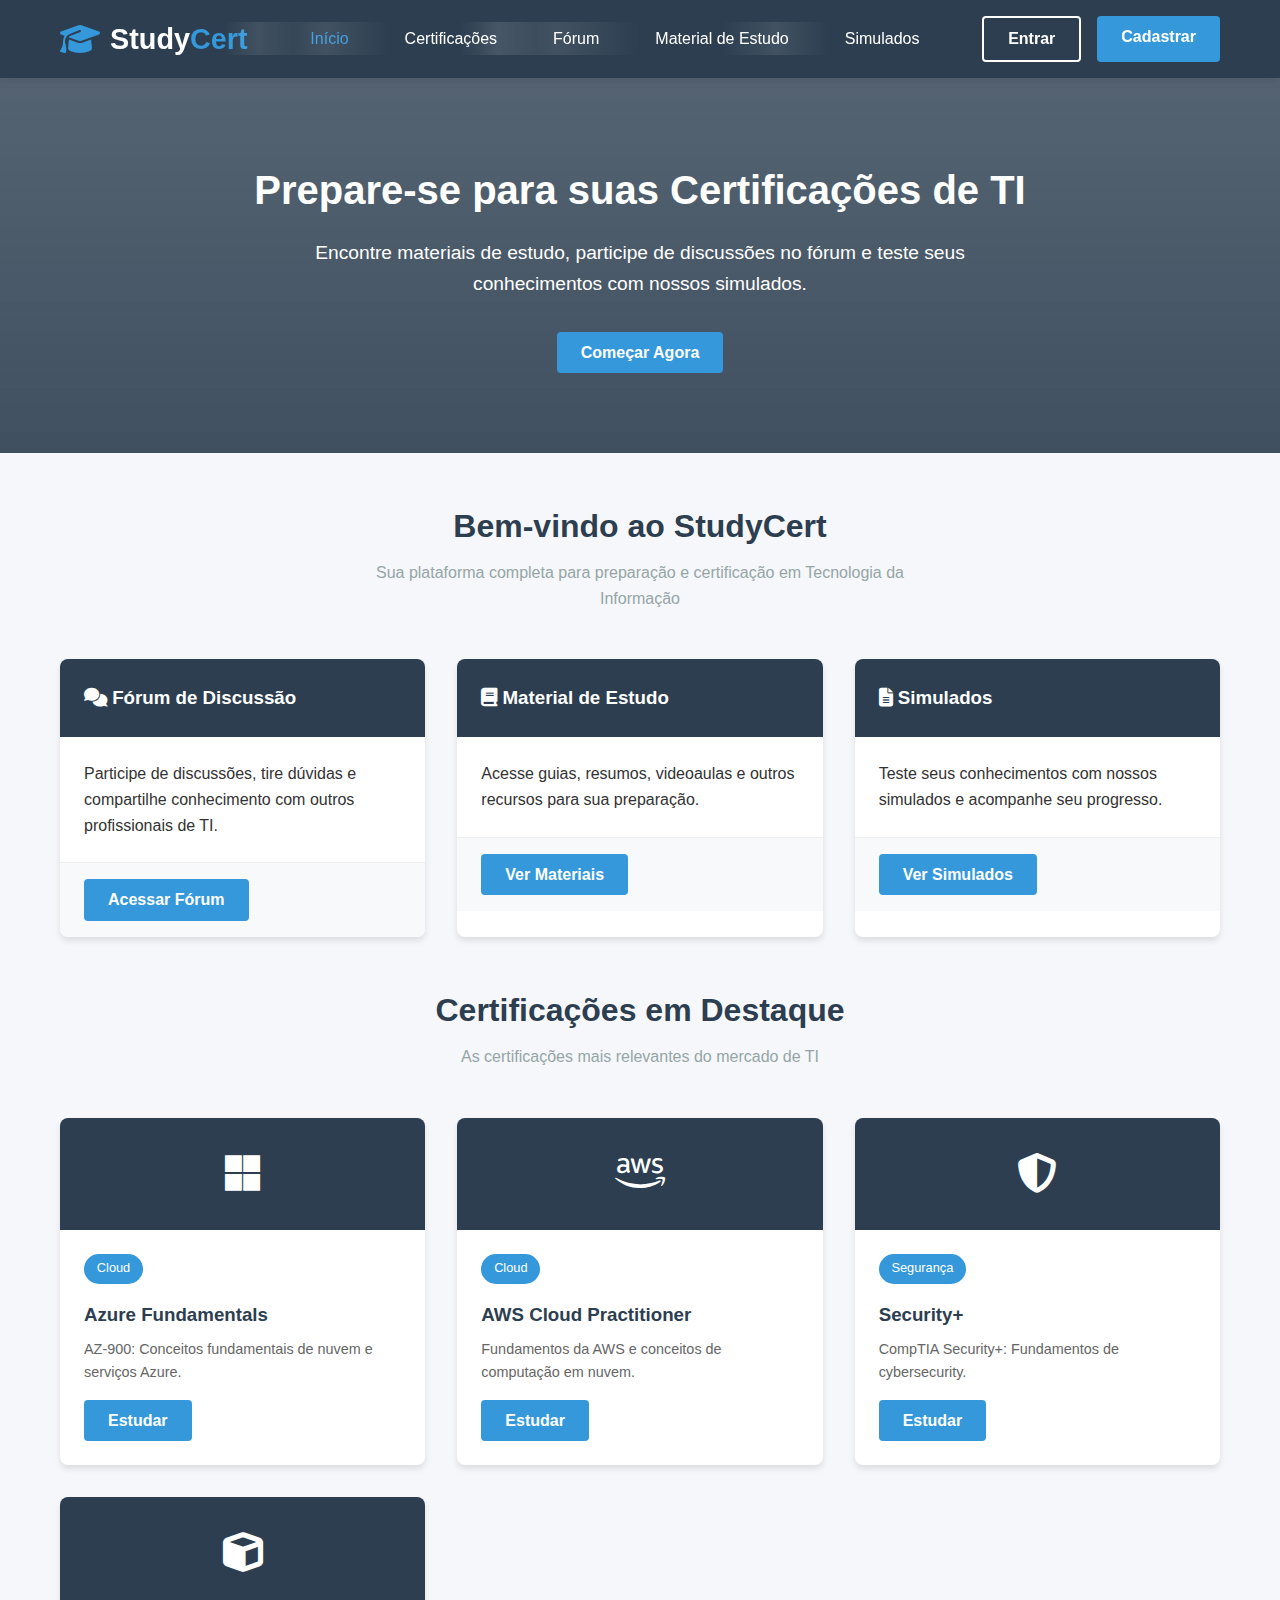
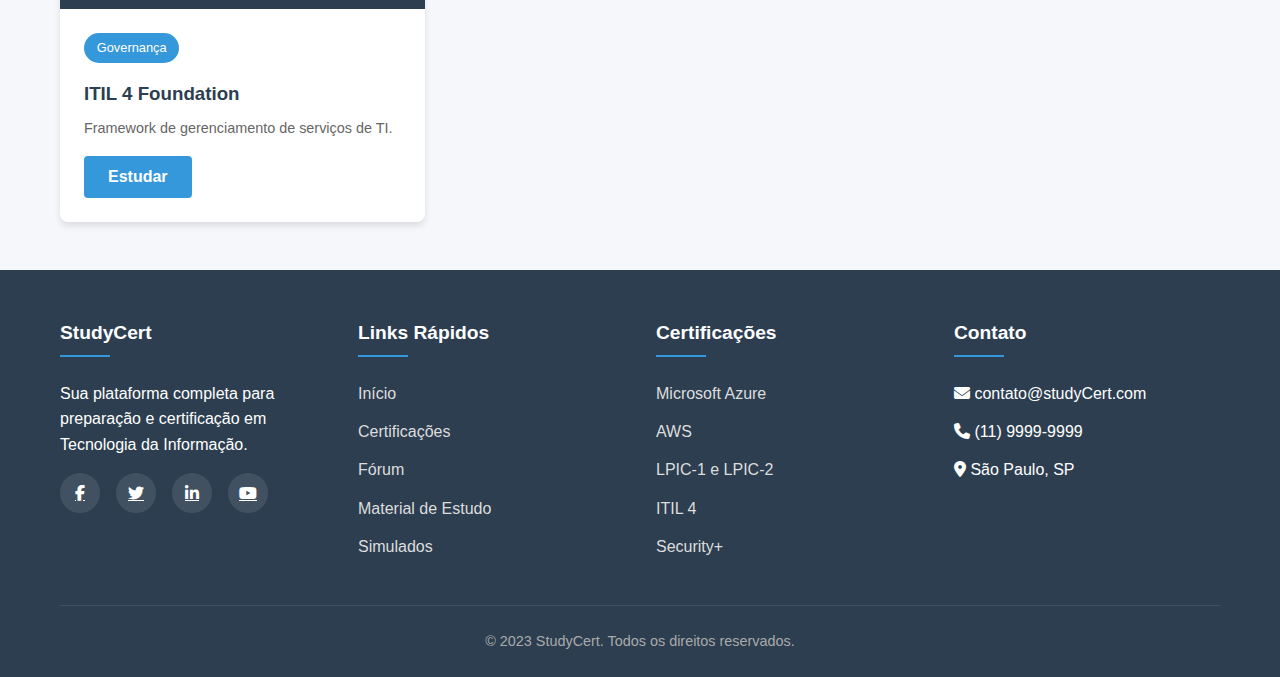
<file: index_bkp.html>
<!DOCTYPE html>
<html lang="pt-BR">
<head>
    <meta charset="UTF-8">
    <meta name="viewport" content="width=device-width, initial-scale=1.0">
    <title>StudyCert - Sua Plataforma de Certificação em TI</title>
    <link rel="stylesheet" href="https://cdnjs.cloudflare.com/ajax/libs/font-awesome/6.4.0/css/all.min.css">
    <style>
        * {
            margin: 0;
            padding: 0;
            box-sizing: border-box;
            font-family: 'Segoe UI', Tahoma, Geneva, Verdana, sans-serif;
        }

        :root {
            --primary: #2c3e50;
            --secondary: #3498db;
            --accent: #e74c3c;
            --success: #27ae60;
            --warning: #f39c12;
            --light: #ecf0f1;
            --dark: #2c3e50;
            --gray: #95a5a6;
        }

        body {
            background-color: #f5f7fa;
            color: #333;
            line-height: 1.6;
        }

        .container {
            width: 100%;
            max-width: 1200px;
            margin: 0 auto;
            padding: 0 20px;
        }

        /* Header - BOTÕES SEM BORDA */
        header {
            background: linear-gradient(135deg, var(--primary) 0%, var(--dark) 100%);
            color: white;
            padding: 1rem 0;
            box-shadow: 0 2px 10px rgba(0,0,0,0.1);
            position: sticky;
            top: 0;
            z-index: 1000;
        }

        .header-content {
            display: flex;
            justify-content: space-between;
            align-items: center;
        }

        .logo {
            display: flex;
            align-items: center;
            gap: 10px;
        }

        .logo i {
            font-size: 2rem;
            color: var(--secondary);
        }

        .logo h1 {
            font-size: 1.8rem;
            font-weight: 700;
        }

        .logo span {
            color: var(--secondary);
        }

        /* NAVEGAÇÃO - BOTÕES SEM BORDA */
        nav ul {
            display: flex;
            list-style: none;
            gap: 1.5rem;
        }

        nav a {
            color: white;
            text-decoration: none;
            font-weight: 500;
            transition: all 0.3s;
            padding: 0.5rem 1rem;
            border-radius: 4px;
            position: relative;
            overflow: hidden;
            background-color: transparent; /* Sem fundo */
        }

        nav a::before {
            content: '';
            position: absolute;
            top: 0;
            left: -100%;
            width: 100%;
            height: 100%;
            background: linear-gradient(90deg, transparent, rgba(255,255,255,0.1), transparent);
            transition: left 0.5s;
        }

        nav a:hover::before {
            left: 100%;
        }

        nav a:hover, nav a.active {
            color: var(--secondary);
            transform: translateY(-1px);
        }
        
        .auth-buttons {
            display: flex;
            gap: 1rem;
        }

        .btn {
            padding: 0.5rem 1.5rem;
            border-radius: 4px;
            font-weight: 600;
            cursor: pointer;
            transition: all 0.3s;
            border: none;
            text-decoration: none;
            display: inline-block;
            text-align: center;
        }

        .btn-outline {
            background: transparent;
            border: 2px solid white;
            color: white;
        }

        .btn-primary {
            background: var(--secondary);
            color: white;
        }

        .btn-success {
            background: var(--success);
            color: white;
        }

        .btn-warning {
            background: var(--warning);
            color: white;
        }

        .btn-outline:hover {
            background: white;
            color: var(--primary);
        }

        .btn-primary:hover {
            background: #2980b9;
            transform: translateY(-2px);
            box-shadow: 0 4px 8px rgba(52, 152, 219, 0.3);
        }

        .btn-success:hover {
            background: #219653;
        }

        .btn-warning:hover {
            background: #e67e22;
        }

        /* Hero Section */
        .hero {
            background: linear-gradient(rgba(44, 62, 80, 0.8), rgba(44, 62, 80, 0.9)), url('https://images.unsplash.com/photo-1550751827-4bd374c3f58b?ixlib=rb-4.0.3&auto=format&fit=crop&w=1350&q=80');
            background-size: cover;
            background-position: center;
            color: white;
            padding: 5rem 0;
            text-align: center;
        }

        .hero h2 {
            font-size: 2.5rem;
            margin-bottom: 1rem;
        }

        .hero p {
            font-size: 1.2rem;
            max-width: 700px;
            margin: 0 auto 2rem;
        }

        /* Main Content */
        .main-content {
            display: none;
            padding: 3rem 0;
            min-height: 60vh;
        }

        .main-content.active {
            display: block;
        }

        .section-title {
            text-align: center;
            margin-bottom: 3rem;
            color: var(--primary);
        }

        .section-title h2 {
            font-size: 2rem;
            margin-bottom: 0.5rem;
        }

        .section-title p {
            color: var(--gray);
            max-width: 600px;
            margin: 0 auto;
        }

        /* Cards */
        .cards-container {
            display: grid;
            grid-template-columns: repeat(auto-fill, minmax(300px, 1fr));
            gap: 2rem;
            margin-bottom: 3rem;
        }

        .card {
            background: white;
            border-radius: 8px;
            overflow: hidden;
            box-shadow: 0 4px 6px rgba(0,0,0,0.1);
            transition: transform 0.3s, box-shadow 0.3s;
        }

        .card:hover {
            transform: translateY(-5px);
            box-shadow: 0 10px 20px rgba(0,0,0,0.1);
        }

        .card-header {
            padding: 1.5rem;
            background: var(--primary);
            color: white;
        }

        .card-body {
            padding: 1.5rem;
        }

        .card-footer {
            padding: 1rem 1.5rem;
            background: #f8f9fa;
            border-top: 1px solid #eee;
        }

        /* Forum */
        .forum-container {
            display: grid;
            grid-template-columns: 1fr 3fr;
            gap: 2rem;
        }

        .forum-categories {
            background: white;
            border-radius: 8px;
            padding: 1.5rem;
            box-shadow: 0 4px 6px rgba(0,0,0,0.1);
        }

        .forum-categories h3 {
            margin-bottom: 1rem;
            color: var(--primary);
            border-bottom: 2px solid var(--secondary);
            padding-bottom: 0.5rem;
        }

        .category-list {
            list-style: none;
        }

        .category-list li {
            padding: 0.8rem 0;
            border-bottom: 1px solid #eee;
        }

        .category-list li:last-child {
            border-bottom: none;
        }

        .category-list a {
            color: var(--dark);
            text-decoration: none;
            display: flex;
            justify-content: space-between;
            align-items: center;
        }

        .category-list a:hover {
            color: var(--secondary);
        }

        .category-count {
            background: var(--secondary);
            color: white;
            padding: 0.2rem 0.5rem;
            border-radius: 20px;
            font-size: 0.8rem;
        }

        .forum-posts {
            background: white;
            border-radius: 8px;
            padding: 1.5rem;
            box-shadow: 0 4px 6px rgba(0,0,0,0.1);
        }

        .post {
            padding: 1.5rem 0;
            border-bottom: 1px solid #eee;
        }

        .post:last-child {
            border-bottom: none;
        }

        .post-header {
            display: flex;
            justify-content: space-between;
            margin-bottom: 0.5rem;
        }

        .post-title {
            font-size: 1.2rem;
            font-weight: 600;
            color: var(--primary);
            text-decoration: none;
        }

        .post-title:hover {
            color: var(--secondary);
        }

        .post-meta {
            color: var(--gray);
            font-size: 0.9rem;
        }

        .post-excerpt {
            color: #555;
            margin-bottom: 1rem;
        }

        .post-footer {
            display: flex;
            gap: 1rem;
            font-size: 0.9rem;
            color: var(--gray);
        }

        .new-post-btn {
            display: block;
            margin: 2rem auto;
            width: 200px;
        }

        /* Study Materials */
        .materials-grid {
            display: grid;
            grid-template-columns: repeat(auto-fill, minmax(250px, 1fr));
            gap: 2rem;
        }

        .material-card {
            background: white;
            border-radius: 8px;
            overflow: hidden;
            box-shadow: 0 4px 6px rgba(0,0,0,0.1);
            transition: transform 0.3s;
        }

        .material-card:hover {
            transform: translateY(-5px);
        }

        .material-icon {
            background: var(--primary);
            color: white;
            padding: 1.5rem;
            text-align: center;
            font-size: 2rem;
        }

        .material-content {
            padding: 1.5rem;
        }

        .material-content h3 {
            margin-bottom: 0.5rem;
            color: var(--primary);
        }

        .material-content p {
            color: #666;
            font-size: 0.9rem;
            margin-bottom: 1rem;
        }

        /* Simulados */
        .simulados-container {
            display: grid;
            grid-template-columns: repeat(auto-fill, minmax(300px, 1fr));
            gap: 2rem;
        }

        .simulado-card {
            background: white;
            border-radius: 8px;
            overflow: hidden;
            box-shadow: 0 4px 6px rgba(0,0,0,0.1);
            transition: transform 0.3s;
            position: relative;
        }

        .simulado-card:hover {
            transform: translateY(-5px);
        }

        .simulado-badge {
            background: var(--accent);
            color: white;
            padding: 0.5rem 1rem;
            display: inline-block;
            font-size: 0.8rem;
            font-weight: 600;
            border-radius: 4px;
            margin-bottom: 1rem;
        }

        .upload-area {
            background: white;
            border: 2px dashed var(--gray);
            border-radius: 8px;
            padding: 3rem 2rem;
            text-align: center;
            margin-bottom: 2rem;
            transition: all 0.3s;
        }

        .upload-area:hover {
            border-color: var(--secondary);
            background: #f8fafc;
        }

        .upload-area i {
            font-size: 3rem;
            color: var(--gray);
            margin-bottom: 1rem;
        }

        .upload-area h3 {
            margin-bottom: 1rem;
            color: var(--primary);
        }

        .upload-area p {
            color: var(--gray);
            margin-bottom: 1.5rem;
        }

        /* Certifications Grid */
        .certifications-grid {
            display: grid;
            grid-template-columns: repeat(auto-fill, minmax(280px, 1fr));
            gap: 2rem;
        }

        .cert-card {
            background: white;
            border-radius: 8px;
            overflow: hidden;
            box-shadow: 0 4px 6px rgba(0,0,0,0.1);
            transition: transform 0.3s;
        }

        .cert-card:hover {
            transform: translateY(-5px);
        }

        .cert-icon {
            background: var(--primary);
            color: white;
            padding: 1.5rem;
            text-align: center;
            font-size: 2.5rem;
        }

        .cert-content {
            padding: 1.5rem;
        }

        .cert-content h3 {
            margin-bottom: 0.5rem;
            color: var(--primary);
        }

        .cert-content p {
            color: #666;
            font-size: 0.9rem;
            margin-bottom: 1rem;
        }

        .cert-level {
            display: inline-block;
            background: var(--secondary);
            color: white;
            padding: 0.3rem 0.8rem;
            border-radius: 20px;
            font-size: 0.8rem;
            margin-bottom: 1rem;
        }

        /* Footer */
        footer {
            background: var(--primary);
            color: white;
            padding: 3rem 0 1.5rem;
        }

        .footer-content {
            display: grid;
            grid-template-columns: repeat(auto-fit, minmax(250px, 1fr));
            gap: 2rem;
            margin-bottom: 2rem;
        }

        .footer-column h3 {
            margin-bottom: 1.5rem;
            font-size: 1.2rem;
            position: relative;
            padding-bottom: 0.5rem;
        }

        .footer-column h3::after {
            content: '';
            position: absolute;
            bottom: 0;
            left: 0;
            width: 50px;
            height: 2px;
            background: var(--secondary);
        }

        .footer-links {
            list-style: none;
        }

        .footer-links li {
            margin-bottom: 0.8rem;
        }

        .footer-links a {
            color: #ddd;
            text-decoration: none;
            transition: color 0.3s;
        }

        .footer-links a:hover {
            color: var(--secondary);
        }

        .social-links {
            display: flex;
            gap: 1rem;
            margin-top: 1rem;
        }

        .social-links a {
            display: flex;
            align-items: center;
            justify-content: center;
            width: 40px;
            height: 40px;
            background: rgba(255,255,255,0.1);
            border-radius: 50%;
            color: white;
            transition: all 0.3s;
        }

        .social-links a:hover {
            background: var(--secondary);
            transform: translateY(-3px);
        }

        .copyright {
            text-align: center;
            padding-top: 1.5rem;
            border-top: 1px solid rgba(255,255,255,0.1);
            color: #aaa;
            font-size: 0.9rem;
        }

        /* ========== LISTA DE SIMULADOS - MODAL OVERLAY ========== */
        
        /* Botão "Ver todos os simulados" */
        .show-simulados-btn {
            display: inline-flex;
            align-items: center;
            justify-content: center;
            gap: 8px;
            padding: 10px 20px;
            background: #3498db;
            color: white;
            border: none;
            border-radius: 6px;
            font-weight: 600;
            cursor: pointer;
            transition: all 0.3s;
            margin: 15px 0 5px 0;
            width: 200px;
        }

        .show-simulados-btn:hover {
            background: #2980b9;
            transform: translateY(-2px);
            box-shadow: 0 6px 15px rgba(52, 152, 219, 0.3);
        }

        /* Modal overlay para lista de simulados */
        .modal-simulados {
            display: none;
            position: fixed;
            top: 0;
            left: 0;
            right: 0;
            bottom: 0;
            background: rgba(0, 0, 0, 0.7);
            z-index: 9999;
            justify-content: center;
            align-items: center;
            opacity: 0;
            transition: opacity 0.3s ease;
            padding: 20px;
        }

        .modal-simulados.active {
            display: flex;
            opacity: 1;
        }

        /* Container interno da modal */
        .modal-container {
            background: white;
            border-radius: 12px;
            width: 100%;
            max-width: 700px;
            max-height: 80vh;
            overflow-y: auto;
            box-shadow: 0 10px 30px rgba(0, 0, 0, 0.3);
            animation: modalSlideIn 0.3s ease-out;
        }

        @keyframes modalSlideIn {
            from {
                opacity: 0;
                transform: translateY(-30px);
            }
            to {
                opacity: 1;
                transform: translateY(0);
            }
        }

        /* Cabeçalho da modal */
        .modal-header {
            background: linear-gradient(135deg, #2c3e50 0%, #3498db 100%);
            color: white;
            padding: 20px;
            border-radius: 12px 12px 0 0;
            display: flex;
            justify-content: space-between;
            align-items: center;
            position: sticky;
            top: 0;
            z-index: 1;
        }

        .modal-header h3 {
            margin: 0;
            font-size: 1.4rem;
            display: flex;
            align-items: center;
            gap: 10px;
        }

        .fechar-modal {
            background: rgba(255, 255, 255, 0.2);
            border: none;
            color: white;
            width: 32px;
            height: 32px;
            border-radius: 50%;
            cursor: pointer;
            font-size: 1.2rem;
            display: flex;
            align-items: center;
            justify-content: center;
            transition: all 0.3s;
        }

        .fechar-modal:hover {
            background: rgba(255, 255, 255, 0.3);
            transform: rotate(90deg);
        }

        /* Corpo da modal */
        .modal-body {
            padding: 25px;
        }

        /* Cada item da lista */
        .simulado-item-modal {
            display: flex;
            justify-content: space-between;
            align-items: center;
            padding: 15px;
            border-bottom: 1px solid #eee;
            transition: all 0.2s;
            border-radius: 6px;
        }

        .simulado-item-modal:hover {
            background-color: #f8f9fa;
            transform: translateX(5px);
        }

        .simulado-item-modal:last-child {
            border-bottom: none;
        }

        /* Ícones de status */
        .status-icon {
            margin-right: 12px;
            font-size: 1.1rem;
        }

        .status-disponivel {
            color: #27ae60;
        }

        .status-em-breve {
            color: #f39c12;
        }

        .simulado-info {
            flex-grow: 1;
            display: flex;
            align-items: center;
        }

        .simulado-nome {
            font-weight: 500;
            color: #2c3e50;
        }

        /* Botões na modal */
        .btn-sm {
            padding: 8px 16px;
            font-size: 0.85em;
            border-radius: 4px;
            min-width: 80px;
            text-align: center;
            transition: all 0.3s;
        }

        .btn-sm:hover {
            transform: translateY(-2px);
            box-shadow: 0 4px 8px rgba(0,0,0,0.1);
        }

        /* Rodapé da modal */
        .modal-footer {
            padding: 15px 25px;
            background: #f8f9fa;
            border-top: 1px solid #eee;
            border-radius: 0 0 12px 12px;
            display: flex;
            justify-content: space-between;
            font-size: 0.9rem;
            color: #666;
        }

        /* Scrollbar customizada */
        .modal-container::-webkit-scrollbar {
            width: 8px;
        }

        .modal-container::-webkit-scrollbar-track {
            background: #f1f1f1;
            border-radius: 0 0 12px 0;
        }

        .modal-container::-webkit-scrollbar-thumb {
            background: #3498db;
            border-radius: 4px;
        }

        .modal-container::-webkit-scrollbar-thumb:hover {
            background: #2980b9;
        }

        /* Responsividade */
        @media (max-width: 768px) {
            .header-content {
                flex-direction: column;
                gap: 1rem;
            }

            nav ul {
                flex-wrap: wrap;
                justify-content: center;
                gap: 1rem;
            }

            .forum-container {
                grid-template-columns: 1fr;
            }

            .hero h2 {
                font-size: 2rem;
            }

            .hero p {
                font-size: 1rem;
            }
            
            .modal-container {
                max-width: 95%;
                max-height: 85vh;
            }
            
            .modal-body {
                padding: 15px;
            }
            
            .simulado-item-modal {
                flex-direction: column;
                align-items: flex-start;
                gap: 10px;
            }
            
            .btn-sm {
                align-self: flex-end;
            }
        }
    </style>
</head>
<body>
    <!-- Header com botões SEM BORDA -->
    <header>
        <div class="container">
            <div class="header-content">
                <div class="logo">
                    <i class="fas fa-graduation-cap"></i>
                    <h1>Study<span>Cert</span></h1>
                </div>
                <nav>
                    <ul>
                        <li><a href="#" class="nav-link active" data-target="home">Início</a></li>
                        <li><a href="#" class="nav-link" data-target="certificacoes">Certificações</a></li>
                        <li><a href="#" class="nav-link" data-target="forum">Fórum</a></li>
                        <li><a href="#" class="nav-link" data-target="materiais">Material de Estudo</a></li>
                        <li><a href="#" class="nav-link" data-target="simulados">Simulados</a></li>
                    </ul>
                </nav>
                <div class="auth-buttons">
                    <a href="#" class="btn btn-outline">Entrar</a>
                    <a href="#" class="btn btn-primary">Cadastrar</a>
                </div>
            </div>
        </div>
    </header>

    <!-- Hero Section -->
    <section class="hero">
        <div class="container">
            <h2>Prepare-se para suas Certificações de TI</h2>
            <p>Encontre materiais de estudo, participe de discussões no fórum e teste seus conhecimentos com nossos simulados.</p>
            <a href="#" class="btn btn-primary">Começar Agora</a>
        </div>
    </section>

    <!-- Home Content -->
    <section id="home" class="main-content active">
        <div class="container">
            <div class="section-title">
                <h2>Bem-vindo ao StudyCert</h2>
                <p>Sua plataforma completa para preparação e certificação em Tecnologia da Informação</p>
            </div>

            <div class="cards-container">
                <div class="card">
                    <div class="card-header">
                        <h3><i class="fas fa-comments"></i> Fórum de Discussão</h3>
                    </div>
                    <div class="card-body">
                        <p>Participe de discussões, tire dúvidas e compartilhe conhecimento com outros profissionais de TI.</p>
                    </div>
                    <div class="card-footer">
                        <a href="#" class="btn btn-primary" data-target="forum">Acessar Fórum</a>
                    </div>
                </div>

                <div class="card">
                    <div class="card-header">
                        <h3><i class="fas fa-book"></i> Material de Estudo</h3>
                    </div>
                    <div class="card-body">
                        <p>Acesse guias, resumos, videoaulas e outros recursos para sua preparação.</p>
                    </div>
                    <div class="card-footer">
                        <a href="#" class="btn btn-primary" data-target="materiais">Ver Materiais</a>
                    </div>
                </div>

                <div class="card">
                    <div class="card-header">
                        <h3><i class="fas fa-file-alt"></i> Simulados</h3>
                    </div>
                    <div class="card-body">
                        <p>Teste seus conhecimentos com nossos simulados e acompanhe seu progresso.</p>
                    </div>
                    <div class="card-footer">
                        <a href="#" class="btn btn-primary" data-target="simulados">Ver Simulados</a>
                    </div>
                </div>
            </div>

            <div class="section-title">
                <h2>Certificações em Destaque</h2>
                <p>As certificações mais relevantes do mercado de TI</p>
            </div>

            <div class="certifications-grid">
                <div class="cert-card">
                    <div class="cert-icon">
                        <i class="fab fa-microsoft"></i>
                    </div>
                    <div class="cert-content">
                        <span class="cert-level">Cloud</span>
                        <h3>Azure Fundamentals</h3>
                        <p>AZ-900: Conceitos fundamentais de nuvem e serviços Azure.</p>
                        <a href="#" class="btn btn-primary">Estudar</a>
                    </div>
                </div>

                <div class="cert-card">
                    <div class="cert-icon">
                        <i class="fab fa-aws"></i>
                    </div>
                    <div class="cert-content">
                        <span class="cert-level">Cloud</span>
                        <h3>AWS Cloud Practitioner</h3>
                        <p>Fundamentos da AWS e conceitos de computação em nuvem.</p>
                        <a href="#" class="btn btn-primary">Estudar</a>
                    </div>
                </div>

                <div class="cert-card">
                    <div class="cert-icon">
                        <i class="fas fa-shield-alt"></i>
                    </div>
                    <div class="cert-content">
                        <span class="cert-level">Segurança</span>
                        <h3>Security+</h3>
                        <p>CompTIA Security+: Fundamentos de cybersecurity.</p>
                        <a href="#" class="btn btn-primary">Estudar</a>
                    </div>
                </div>

                <div class="cert-card">
                    <div class="cert-icon">
                        <i class="fas fa-cube"></i>
                    </div>
                    <div class="cert-content">
                        <span class="cert-level">Governança</span>
                        <h3>ITIL 4 Foundation</h3>
                        <p>Framework de gerenciamento de serviços de TI.</p>
                        <a href="#" class="btn btn-primary">Estudar</a>
                    </div>
                </div>
            </div>
        </div>
    </section>

    <!-- Certificações Content -->
    <section id="certificacoes" class="main-content">
        <div class="container">
            <div class="section-title">
                <h2>Nossas Certificações</h2>
                <p>Prepare-se para as certificações mais demandadas do mercado</p>
            </div>

            <div class="certifications-grid">
                <div class="cert-card">
                    <div class="cert-icon">
                        <i class="fab fa-microsoft"></i>
                    </div>
                    <div class="cert-content">
                        <span class="cert-level">Cloud</span>
                        <h3>Azure Administrator</h3>
                        <p>AZ-104: Implementação, gerenciamento e monitoramento de ambientes Azure.</p>
                        <a href="#" class="btn btn-primary">Estudar</a>
                    </div>
                </div>

                <div class="cert-card">
                    <div class="cert-icon">
                        <i class="fab fa-aws"></i>
                    </div>
                    <div class="cert-content">
                        <span class="cert-level">Cloud</span>
                        <h3>AWS Solutions Architect</h3>
                        <p>SAA-C03: Projeto e implantação de sistemas escaláveis na AWS.</p>
                        <a href="#" class="btn btn-primary">Estudar</a>
                    </div>
                </div>

                <div class="cert-card">
                    <div class="cert-icon">
                        <i class="fas fa-shield-alt"></i>
                    </div>
                    <div class="cert-content">
                        <span class="cert-level">Segurança</span>
                        <h3>Cybersecurity Analyst</h3>
                        <p>CySA+: Análise de ameaças e resposta a incidentes de segurança.</p>
                        <a href="#" class="btn btn-primary">Estudar</a>
                    </div>
                </div>

                <div class="cert-card">
                    <div class="cert-icon">
                        <i class="fas fa-cube"></i>
                    </div>
                    <div class="cert-content">
                        <span class="cert-level">Governança</span>
                        <h3>ITIL 4 Specialist</h3>
                        <p>Práticas avançadas de gerenciamento de serviços de TI.</p>
                        <a href="#" class="btn btn-primary">Estudar</a>
                    </div>
                </div>

                <div class="cert-card">
                    <div class="cert-icon">
                        <i class="fas fa-server"></i>
                    </div>
                    <div class="cert-content">
                        <span class="cert-level">Linux</span>
                        <h3>LPIC-1</h3>
                        <p>Certificação Linux Professional Institute - Nível 1.</p>
                        <a href="#" class="btn btn-primary">Estudar</a>
                    </div>
                </div>

                <div class="cert-card">
                    <div class="cert-icon">
                        <i class="fas fa-server"></i>
                    </div>
                    <div class="cert-content">
                        <span class="cert-level">Linux</span>
                        <h3>LPIC-2</h3>
                        <p>Certificação Linux Professional Institute - Nível Avançado.</p>
                        <a href="#" class="btn btn-primary">Estudar</a>
                    </div>
                </div>

                <div class="cert-card">
                    <div class="cert-icon">
                        <i class="fas fa-network-wired"></i>
                    </div>
                    <div class="cert-content">
                        <span class="cert-level">Rede</span>
                        <h3>CCNA</h3>
                        <p>Cisco Certified Network Associate: Fundamentos de redes.</p>
                        <a href="#" class="btn btn-primary">Estudar</a>
                    </div>
                </div>

                <div class="cert-card">
                    <div class="cert-icon">
                        <i class="fas fa-database"></i>
                    </div>
                    <div class="cert-content">
                        <span class="cert-level">Dados</span>
                        <h3>Data Fundamentals</h3>
                        <p>DP-900: Conceitos fundamentais de dados e analytics.</p>
                        <a href="#" class="btn btn-primary">Estudar</a>
                    </div>
                </div>
            </div>
        </div>
    </section>

    <!-- Forum Content -->
    <section id="forum" class="main-content">
        <div class="container">
            <div class="section-title">
                <h2>Fórum de Discussão</h2>
                <p>Tire dúvidas, compartilhe experiências e conecte-se com outros profissionais</p>
            </div>

            <div class="forum-container">
                <div class="forum-categories">
                    <h3>Categorias</h3>
                    <ul class="category-list">
                        <li><a href="#">Certificações Microsoft <span class="category-count">24</span></a></li>
                        <li><a href="#">Certificações AWS <span class="category-count">18</span></a></li>
                        <li><a href="#">LPIC-1 e LPIC-2 <span class="category-count">15</span></a></li>
                        <li><a href="#">ITIL e Governança <span class="category-count">12</span></a></li>
                        <li><a href="#">Security & Cybersecurity <span class="category-count">9</span></a></li>
                        <li><a href="#">Cloud Computing <span class="category-count">21</span></a></li>
                        <li><a href="#">Dúvidas Gerais <span class="category-count">32</span></a></li>
                    </ul>
                </div>

                <div class="forum-posts">
                    <div class="post">
                        <div class="post-header">
                            <a href="#" class="post-title">Dúvida sobre LPIC-1 - Comandos essenciais</a>
                            <div class="post-meta">por João Silva • 2 horas atrás</div>
                        </div>
                        <div class="post-excerpt">
                            <p>Estou estudando para a LPIC-1 e tenho dúvidas sobre os comandos mais importantes para o exame. Alguém tem uma lista dos comandos que mais caem?</p>
                        </div>
                        <div class="post-footer">
                            <span><i class="far fa-comment"></i> 7 respostas</span>
                            <span><i class="far fa-eye"></i> 42 visualizações</span>
                        </div>
                    </div>

                    <div class="post">
                        <div class="post-header">
                            <a href="#" class="post-title">Material de estudo para ITIL 4 Foundation</a>
                            <div class="post-meta">por Maria Santos • 1 dia atrás</div>
                        </div>
                        <div class="post-excerpt">
                            <p>Alguém tem recomendações de materiais de estudo para a ITIL 4 Foundation? Estou procurando livros, videoaulas e simulados.</p>
                        </div>
                        <div class="post-footer">
                            <span><i class="far fa-comment"></i> 12 respostas</span>
                            <span><i class="far fa-eye"></i> 87 visualizações</span>
                        </div>
                    </div>

                    <div class="post">
                        <div class="post-header">
                            <a href="#" class="post-title">Experiência com exame Security+</a>
                            <div class="post-meta">por Carlos Oliveira • 3 dias atrás</div>
                        </div>
                        <div class="post-excerpt">
                            <p>Acabei de fazer o exame Security+ e gostaria de compartilhar minha experiência e dar algumas dicas para quem vai fazer.</p>
                        </div>
                        <div class="post-footer">
                            <span><i class="far fa-comment"></i> 23 respostas</span>
                            <span><i class="far fa-eye"></i> 156 visualizações</span>
                        </div>
                    </div>

                    <div class="post">
                        <div class="post-header">
                            <a href="#" class="post-title">Diferença entre LPIC-1 e LPIC-2</a>
                            <div class="post-meta">por Ana Costa • 5 dias atrás</div>
                        </div>
                        <div class="post-excerpt">
                            <p>Estou com dificuldades para entender a diferença entre o conteúdo da LPIC-1 e LPIC-2. Alguém pode explicar os principais tópicos de cada uma?</p>
                        </div>
                        <div class="post-footer">
                            <span><i class="far fa-comment"></i> 9 respostas</span>
                            <span><i class="far fa-eye"></i> 74 visualizações</span>
                        </div>
                    </div>
                </div>
            </div>

            <a href="#" class="btn btn-primary new-post-btn">Nova Discussão</a>
        </div>
    </section>

    <!-- Study Materials Content -->
    <section id="materiais" class="main-content">
        <div class="container">
            <div class="section-title">
                <h2>Material de Estudo</h2>
                <p>Recursos selecionados para sua preparação</p>
            </div>

            <div class="materials-grid">
                <div class="material-card">
                    <div class="material-icon">
                        <i class="fab fa-microsoft"></i>
                    </div>
                    <div class="material-content">
                        <h3>Microsoft Azure</h3>
                        <p>Guias de estudo, resumos e recursos para certificações Azure.</p>
                        <a href="#" class="btn btn-primary">Acessar</a>
                    </div>
                </div>

                <div class="material-card">
                    <div class="material-icon">
                        <i class="fab fa-aws"></i>
                    </div>
                    <div class="material-content">
                        <h3>Amazon AWS</h3>
                        <p>Material para Cloud Practitioner, Solutions Architect e outras.</p>
                        <a href="#" class="btn btn-primary">Acessar</a>
                    </div>
                </div>

                <div class="material-card">
                    <div class="material-icon">
                        <i class="fas fa-server"></i>
                    </div>
                    <div class="material-content">
                        <h3>LPIC-1 e LPIC-2</h3>
                        <p>Recursos para certificações Linux Professional Institute.</p>
                        <a href="#" class="btn btn-primary">Acessar</a>
                    </div>
                </div>

                <div class="material-card">
                    <div class="material-icon">
                        <i class="fas fa-cube"></i>
                    </div>
                    <div class="material-content">
                        <h3>ITIL 4</h3>
                        <p>Guias, resumos e material para certificação ITIL.</p>
                        <a href="itil4-materiais.html" class="btn btn-primary">Acessar</a>
                    </div>
                </div>

                <div class="material-card">
                    <div class="material-icon">
                        <i class="fas fa-shield-alt"></i>
                    </div>
                    <div class="material-content">
                        <h3>Security+</h3>
                        <p>Material para preparação da certificação CompTIA Security+.</p>
                        <a href="#" class="btn btn-primary">Acessar</a>
                    </div>
                </div>

                <div class="material-card">
                    <div class="material-icon">
                        <i class="fas fa-network-wired"></i>
                    </div>
                    <div class="material-content">
                        <h3>CCNA</h3>
                        <p>Recursos para Cisco Certified Network Associate.</p>
                        <a href="#" class="btn btn-primary">Acessar</a>
                    </div>
                </div>
            </div>

            <div class="section-title" style="margin-top: 4rem;">
                <h2>Videoaulas</h2>
                <p>Aprenda com instrutores especializados</p>
            </div>

            <div class="cards-container">
                <div class="card">
                    <div class="card-header">
                        <h3><i class="fas fa-play-circle"></i> LPIC-1: Comandos Essenciais</h3>
                    </div>
                    <div class="card-body">
                        <p>Curso completo cobrindo todos os comandos essenciais para o exame LPIC-1.</p>
                        <p><strong>Duração:</strong> 6 horas</p>
                    </div>
                    <div class="card-footer">
                        <a href="#" class="btn btn-primary">Assistir</a>
                    </div>
                </div>

                <div class="card">
                    <div class="card-header">
                        <h3><i class="fas fa-play-circle"></i> ITIL 4 Foundation</h3>
                    </div>
                    <div class="card-body">
                        <p>Videoaulas cobrindo o framework ITIL 4 e conceitos de gerenciamento de serviços.</p>
                        <p><strong>Duração:</strong> 5 horas</p>
                    </div>
                    <div class="card-footer">
                        <a href="#" class="btn btn-primary">Assistir</a>
                    </div>
                </div>

                <div class="card">
                    <div class="card-header">
                        <h3><i class="fas fa-play-circle"></i> Security+ SY0-601</h3>
                    </div>
                    <div class="card-body">
                        <p>Preparação completa para o exame CompTIA Security+.</p>
                        <p><strong>Duração:</strong> 12 horas</p>
                    </div>
                    <div class="card-footer">
                        <a href="#" class="btn btn-primary">Assistir</a>
                    </div>
                </div>
            </div>
        </div>
    </section>

    <!-- Simulados Content -->
    <section id="simulados" class="main-content">
        <div class="container">
            <div class="section-title">
                <h2>Simulados</h2>
                <p>Teste seus conhecimentos e acompanhe seu progresso</p>
            </div>

            <div class="upload-area">
                <i class="fas fa-cloud-upload-alt"></i>
                <h3>Compartilhe Seu Simulado</h3>
                <p>Faça upload de simulados HTML para compartilhar com a comunidade</p>
                <a href="#" class="btn btn-primary">Upload de Arquivo</a>
            </div>

            <div class="simulados-container">
                <!-- ITIL 4 Foundation - COM NOVO DESIGN -->
                <div class="simulado-card">
                    <div class="card-header">
                        <h3><i class="fas fa-file-alt"></i> ITIL 4 Foundation</h3>
                    </div>
                    <div class="card-body">
                        <span class="simulado-badge">11 Simulados Disponíveis</span>
                        <p>Pacote completo de simulados para certificação ITIL 4 Foundation.</p>
                        
                        <!-- Botão para mostrar simulados -->
                        <button class="show-simulados-btn" onclick="abrirModalSimulados()">
                            <i class="fas fa-list"></i> Ver 11 Simulados
                        </button>
                    </div>
                    <div class="card-footer">
                        <small><strong>Progresso:</strong> 5 de 11 disponíveis • 120 questões</small>
                    </div>
                </div>
                
                <!-- LPIC-1 -->
                <div class="simulado-card">
                    <div class="card-header">
                        <h3><i class="fas fa-server"></i> LPIC-1</h3>
                    </div>
                    <div class="card-body">
                        <span class="simulado-badge">60 questões</span>
                        <p>Simulado para Linux Professional Institute Certification Level 1.</p>
                        <p><strong>Tempo estimado:</strong> 90 minutos</p>
                    </div>
                    <div class="card-footer">
                        <a href="#" class="btn btn-primary">Iniciar Simulado</a>
                    </div>
                </div>

                <!-- Security+ -->
                <div class="simulado-card">
                    <div class="card-header">
                        <h3><i class="fas fa-shield-alt"></i> Security+</h3>
                    </div>
                    <div class="card-body">
                        <span class="simulado-badge">45 questões</span>
                        <p>Simulado para CompTIA Security+ (SY0-601).</p>
                        <p><strong>Tempo estimado:</strong> 90 minutos</p>
                    </div>
                    <div class="card-footer">
                        <a href="#" class="btn btn-primary">Iniciar Simulado</a>
                    </div>
                </div>

                <!-- AWS Cloud Practitioner -->
                <div class="simulado-card">
                    <div class="card-header">
                        <h3><i class="fab fa-aws"></i> AWS Cloud Practitioner</h3>
                    </div>
                    <div class="card-body">
                        <span class="simulado-badge">50 questões</span>
                        <p>Simulado para AWS Certified Cloud Practitioner.</p>
                        <p><strong>Tempo estimado:</strong> 90 minutos</p>
                    </div>
                    <div class="card-footer">
                        <a href="#" class="btn btn-primary">Iniciar Simulado</a>
                    </div>
                </div>

                <!-- Adicionar Simulado -->
                <div class="simulado-card">
                    <div class="card-header">
                        <h3><i class="fas fa-plus-circle"></i> Adicionar Simulado</h3>
                    </div>
                    <div class="card-body">
                        <p>Compartilhe seu próprio simulado com a comunidade.</p>
                    </div>
                    <div class="card-footer">
                        <a href="#" class="btn btn-outline">Upload</a>
                    </div>
                </div>
            </div>
        </div>
    </section>

    <!-- Modal da Lista de Simulados -->
    <div id="modalSimulados" class="modal-simulados">
        <div class="modal-container">
            <div class="modal-header">
                <h3><i class="fas fa-file-alt"></i> Simulados ITIL 4 Foundation</h3>
                <button class="fechar-modal" onclick="fecharModalSimulados()">&times;</button>
            </div>
            
            <div class="modal-body">
                <!-- SIMULADO 1 - DISPONÍVEL -->
                <div class="simulado-item-modal">
                    <div class="simulado-info">
                        <i class="fas fa-check-circle status-icon status-disponivel"></i>
                        <span class="simulado-nome">Simulado 1 - Conceitos Básicos</span>
                    </div>
                    <a href="simulado-itil4-01.html" class="btn btn-primary btn-sm">Iniciar</a>
                </div>
                
                <!-- SIMULADO 2 - DISPONÍVEL -->
                <div class="simulado-item-modal">
                    <div class="simulado-info">
                        <i class="fas fa-check-circle status-icon status-disponivel"></i>
                        <span class="simulado-nome">Simulado 2 - Dimensões do Serviço</span>
                    </div>
                    <a href="simulado-itil4-02.html" class="btn btn-primary btn-sm">Iniciar</a>
                </div>
                
                <!-- SIMULADO 3 - DISPONÍVEL -->
                <div class="simulado-item-modal">
                    <div class="simulado-info">
                        <i class="fas fa-check-circle status-icon status-disponivel"></i>
                        <span class="simulado-nome">Simulado 3 - Cadeia de Valor</span>
                    </div>
                    <a href="simulado-itil4-03.html" class="btn btn-primary btn-sm">Iniciar</a>
                </div>
                
                <!-- SIMULADO 4 - DISPONÍVEL -->
                <div class="simulado-item-modal">
                    <div class="simulado-info">
                        <i class="fas fa-check-circle status-icon status-disponivel"></i>
                        <span class="simulado-nome">Simulado 4 - Práticas Gerais</span>
                    </div>
                    <a href="simulado-itil4-04.html" class="btn btn-primary btn-sm">Iniciar</a>
                </div>
                
                <!-- SIMULADO 5 - DISPONÍVEL -->
                <div class="simulado-item-modal">
                    <div class="simulado-info">
                        <i class="fas fa-check-circle status-icon status-disponivel"></i>
                        <span class="simulado-nome">Simulado 5 - Gerenciamento de Serviço</span>
                    </div>
                    <a href="simulado-itil4-05.html" class="btn btn-primary btn-sm">Iniciar</a>
                </div>
                
                <!-- SIMULADO 6 - EM BREVE -->
                <div class="simulado-item-modal">
                    <div class="simulado-info">
                        <i class="fas fa-clock status-icon status-em-breve"></i>
                        <span class="simulado-nome">Simulado 6 - Princípios Orientadores</span>
                    </div>
                    <button class="btn btn-outline btn-sm" disabled>Em Breve</button>
                </div>
                
                <!-- SIMULADO 7 - EM BREVE -->
                <div class="simulado-item-modal">
                    <div class="simulado-info">
                        <i class="fas fa-clock status-icon status-em-breve"></i>
                        <span class="simulado-nome">Simulado 7 - Melhoria Contínua</span>
                    </div>
                    <button class="btn btn-outline btn-sm" disabled>Em Breve</button>
                </div>
                
                <!-- SIMULADO 8 - EM BREVE -->
                <div class="simulado-item-modal">
                    <div class="simulado-info">
                        <i class="fas fa-clock status-icon status-em-breve"></i>
                        <span class="simulado-nome">Simulado 8 - Governança</span>
                    </div>
                    <button class="btn btn-outline btn-sm" disabled>Em Breve</button>
                </div>
                
                <!-- SIMULADO 9 - EM BREVE -->
                <div class="simulado-item-modal">
                    <div class="simulado-info">
                        <i class="fas fa-clock status-icon status-em-breve"></i>
                        <span class="simulado-nome">Simulado 9 - Modelos de Mudança</span>
                    </div>
                    <button class="btn btn-outline btn-sm" disabled>Em Breve</button>
                </div>
                
                <!-- SIMULADO 10 - EM BREVE -->
                <div class="simulado-item-modal">
                    <div class="simulado-info">
                        <i class="fas fa-clock status-icon status-em-breve"></i>
                        <span class="simulado-nome">Simulado 10 - Práticas Técnicas</span>
                    </div>
                    <button class="btn btn-outline btn-sm" disabled>Em Breve</button>
                </div>
                
                <!-- SIMULADO 11 - EM BREVE -->
                <div class="simulado-item-modal">
                    <div class="simulado-info">
                        <i class="fas fa-clock status-icon status-em-breve"></i>
                        <span class="simulado-nome">Simulado 11 - Final Completo</span>
                    </div>
                    <button class="btn btn-outline btn-sm" disabled>Em Breve</button>
                </div>
            </div>
            
            <div class="modal-footer">
                <div><strong>5 de 11</strong> simulados disponíveis</div>
                <div><strong>120</strong> questões no total</div>
            </div>
        </div>
    </div>

    <!-- Footer -->
    <footer>
        <div class="container">
            <div class="footer-content">
                <div class="footer-column">
                    <h3>StudyCert</h3>
                    <p>Sua plataforma completa para preparação e certificação em Tecnologia da Informação.</p>
                    <div class="social-links">
                        <a href="#"><i class="fab fa-facebook-f"></i></a>
                        <a href="#"><i class="fab fa-twitter"></i></a>
                        <a href="#"><i class="fab fa-linkedin-in"></i></a>
                        <a href="#"><i class="fab fa-youtube"></i></a>
                    </div>
                </div>

                <div class="footer-column">
                    <h3>Links Rápidos</h3>
                    <ul class="footer-links">
                        <li><a href="#" data-target="home">Início</a></li>
                        <li><a href="#" data-target="certificacoes">Certificações</a></li>
                        <li><a href="#" data-target="forum">Fórum</a></li>
                        <li><a href="#" data-target="materiais">Material de Estudo</a></li>
                        <li><a href="#" data-target="simulados">Simulados</a></li>
                    </ul>
                </div>

                <div class="footer-column">
                    <h3>Certificações</h3>
                    <ul class="footer-links">
                        <li><a href="#">Microsoft Azure</a></li>
                        <li><a href="#">AWS</a></li>
                        <li><a href="#">LPIC-1 e LPIC-2</a></li>
                        <li><a href="#">ITIL 4</a></li>
                        <li><a href="#">Security+</a></li>
                    </ul>
                </div>

                <div class="footer-column">
                    <h3>Contato</h3>
                    <ul class="footer-links">
                        <li><i class="fas fa-envelope"></i> contato@studyCert.com</li>
                        <li><i class="fas fa-phone"></i> (11) 9999-9999</li>
                        <li><i class="fas fa-map-marker-alt"></i> São Paulo, SP</li>
                    </ul>
                </div>
            </div>

            <div class="copyright">
                <p>&copy; 2023 StudyCert. Todos os direitos reservados.</p>
            </div>
        </div>
    </footer>

    <script>
        // Navigation between sections
        document.addEventListener('DOMContentLoaded', function() {
            const navLinks = document.querySelectorAll('.nav-link, .footer-links a[data-target], .btn[data-target]');
            const mainContents = document.querySelectorAll('.main-content');
            
            navLinks.forEach(link => {
                link.addEventListener('click', function(e) {
                    e.preventDefault();
                    
                    const targetId = this.getAttribute('data-target');
                    
                    // Update active nav link
                    navLinks.forEach(nav => nav.classList.remove('active'));
                    this.classList.add('active');
                    
                    // Show target section
                    mainContents.forEach(content => {
                        content.classList.remove('active');
                        if (content.id === targetId) {
                            content.classList.add('active');
                        }
                    });
                    
                    // Scroll to top
                    window.scrollTo({ top: 0, behavior: 'smooth' });
                });
            });
            
            // Simulate file upload for simulados
            const uploadBtn = document.querySelector('.upload-area .btn');
            if (uploadBtn) {
                uploadBtn.addEventListener('click', function(e) {
                    e.preventDefault();
                    alert('Funcionalidade de upload será implementada em breve!');
                });
            }
        });

        // Funções para abrir/fechar a modal de simulados
        function abrirModalSimulados() {
            const modal = document.getElementById('modalSimulados');
            modal.classList.add('active');
            document.body.style.overflow = 'hidden';
        }

        function fecharModalSimulados() {
            const modal = document.getElementById('modalSimulados');
            modal.classList.remove('active');
            document.body.style.overflow = 'auto';
        }

        // Fechar modal ao clicar fora do container
        document.getElementById('modalSimulados').addEventListener('click', function(e) {
            if (e.target === this) {
                fecharModalSimulados();
            }
        });

        // Fechar modal com ESC
        document.addEventListener('keydown', function(e) {
            if (e.key === 'Escape') {
                fecharModalSimulados();
            }
        });
    </script>
</body>
</html>
</file>
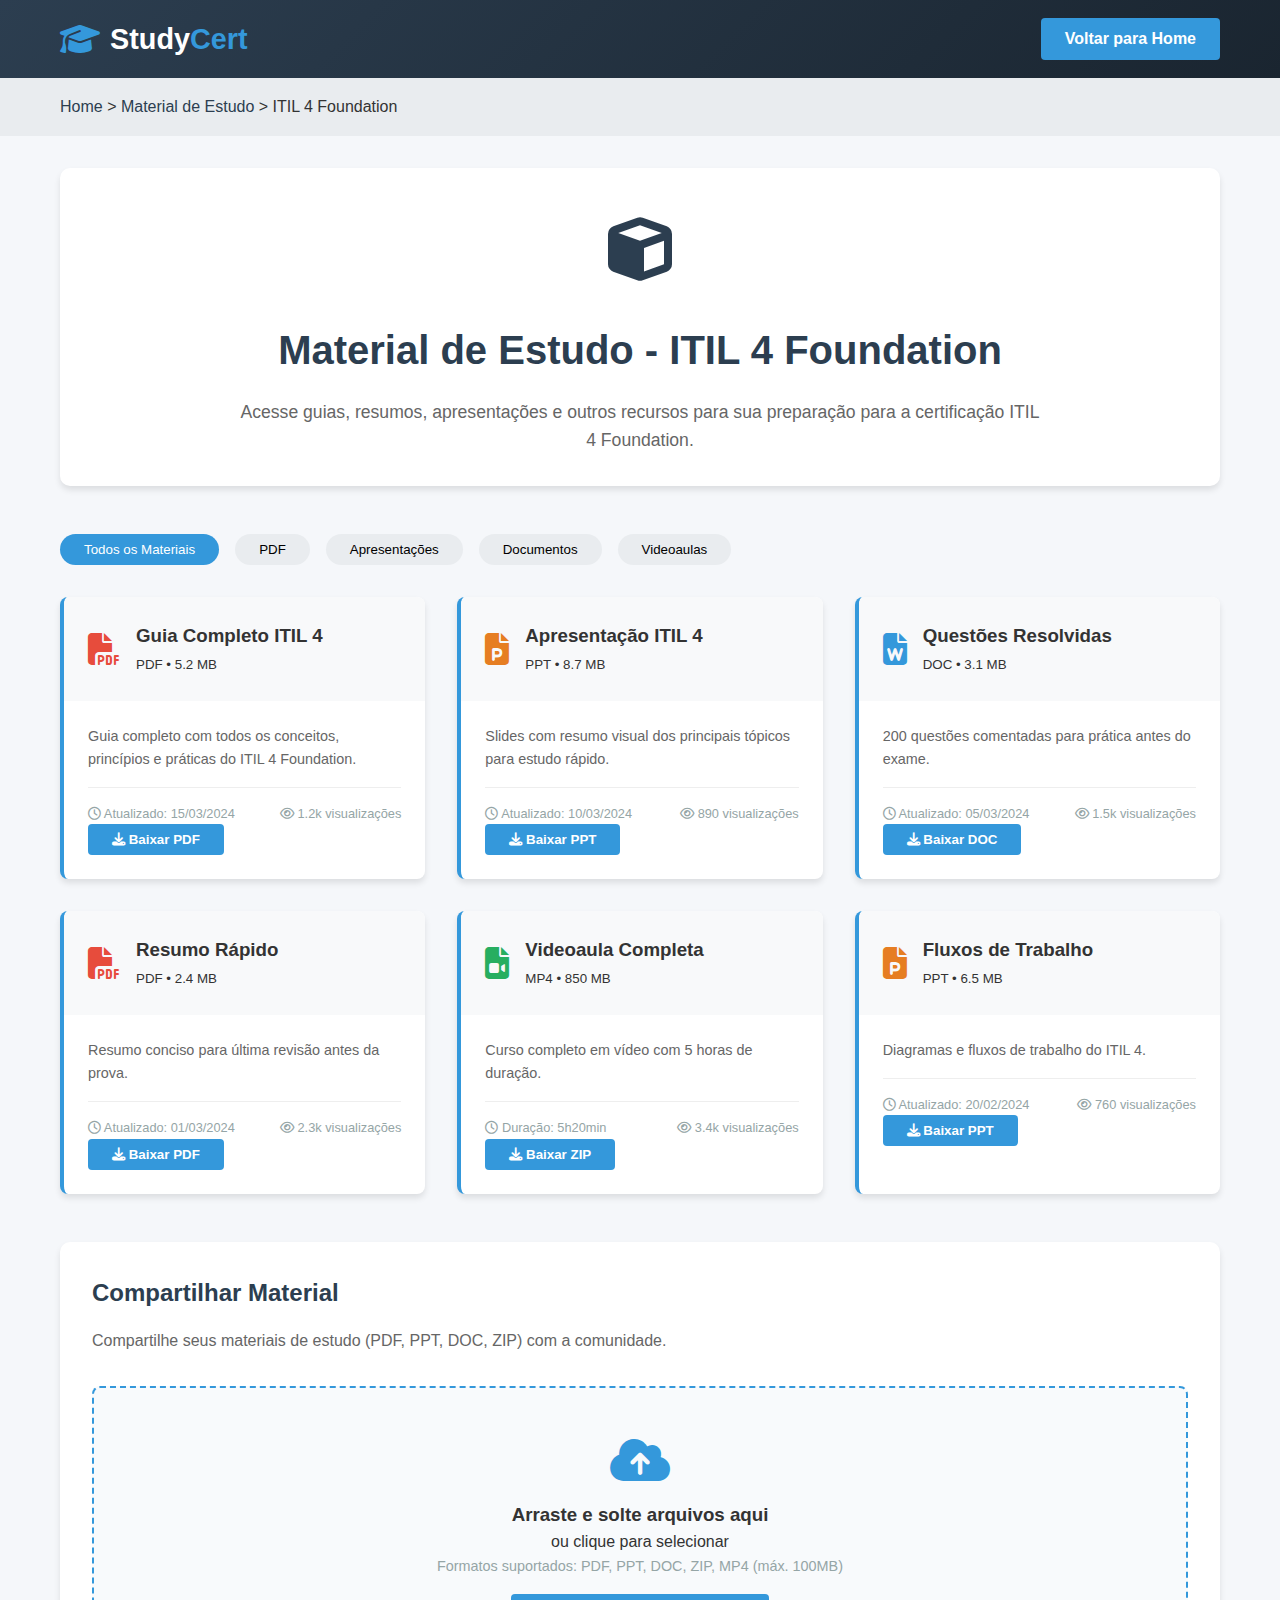
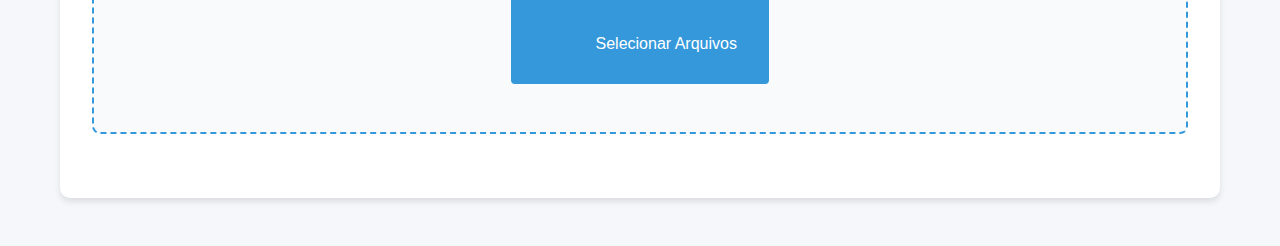
<file: itil4-materiais.html>
<!DOCTYPE html>
<html lang="pt-BR">
<head>
    <meta charset="UTF-8">
    <meta name="viewport" content="width=device-width, initial-scale=1.0">
    <title>StudyCert - Material ITIL 4</title>
    <link rel="stylesheet" href="https://cdnjs.cloudflare.com/ajax/libs/font-awesome/6.4.0/css/all.min.css">
    <link rel="stylesheet" href="css/itil4-materiais.css">
</head>
<body>
    <!-- Header -->
    <header>
        <div class="container">
            <div class="header-content">
                <div class="logo">
                    <i class="fas fa-graduation-cap"></i>
                    <h1>Study<span>Cert</span></h1>
                </div>
                <div>
                    <a href="index.html" class="btn btn-primary">Voltar para Home</a>
                </div>
            </div>
        </div>
    </header>

    <!-- Breadcrumb -->
    <section class="breadcrumb">
        <div class="container">
            <a href="index.html">Home</a> > 
            <a href="#" data-target="materiais">Material de Estudo</a> > 
            <span>ITIL 4 Foundation</span>
        </div>
    </section>

    <!-- Main Content -->
    <main class="container">
        <!-- Material Header -->
        <section class="material-header">
            <div class="material-icon">
                <i class="fas fa-cube"></i>
            </div>
            <h1>Material de Estudo - ITIL 4 Foundation</h1>
            <p>Acesse guias, resumos, apresentações e outros recursos para sua preparação para a certificação ITIL 4 Foundation.</p>
        </section>

        <!-- Categories Filter -->
        <section class="categories">
            <button class="category-btn active" data-category="all">Todos os Materiais</button>
            <button class="category-btn" data-category="pdf">PDF</button>
            <button class="category-btn" data-category="ppt">Apresentações</button>
            <button class="category-btn" data-category="doc">Documentos</button>
            <button class="category-btn" data-category="video">Videoaulas</button>
        </section>

        <!-- Materials Grid -->
        <section class="materials-grid" id="materialsContainer">
            <!-- Material 1 - PDF -->
            <div class="material-card" data-type="pdf">
                <div class="card-header">
                    <i class="fas fa-file-pdf pdf file-icon"></i>
                    <div>
                        <h3>Guia Completo ITIL 4</h3>
                        <small>PDF • 5.2 MB</small>
                    </div>
                </div>
                <div class="card-body">
                    <p>Guia completo com todos os conceitos, princípios e práticas do ITIL 4 Foundation.</p>
                    <div class="file-info">
                        <span><i class="far fa-clock"></i> Atualizado: 15/03/2024</span>
                        <span><i class="far fa-eye"></i> 1.2k visualizações</span>
                    </div>
                    <button class="btn btn-primary download-btn" data-file="itil4-guia-completo.pdf">
                        <i class="fas fa-download"></i> Baixar PDF
                    </button>
                </div>
            </div>

            <!-- Material 2 - PPT -->
            <div class="material-card" data-type="ppt">
                <div class="card-header">
                    <i class="fas fa-file-powerpoint ppt file-icon"></i>
                    <div>
                        <h3>Apresentação ITIL 4</h3>
                        <small>PPT • 8.7 MB</small>
                    </div>
                </div>
                <div class="card-body">
                    <p>Slides com resumo visual dos principais tópicos para estudo rápido.</p>
                    <div class="file-info">
                        <span><i class="far fa-clock"></i> Atualizado: 10/03/2024</span>
                        <span><i class="far fa-eye"></i> 890 visualizações</span>
                    </div>
                    <button class="btn btn-primary download-btn" data-file="itil4-apresentacao.pptx">
                        <i class="fas fa-download"></i> Baixar PPT
                    </button>
                </div>
            </div>

            <!-- Material 3 - DOC -->
            <div class="material-card" data-type="doc">
                <div class="card-header">
                    <i class="fas fa-file-word doc file-icon"></i>
                    <div>
                        <h3>Questões Resolvidas</h3>
                        <small>DOC • 3.1 MB</small>
                    </div>
                </div>
                <div class="card-body">
                    <p>200 questões comentadas para prática antes do exame.</p>
                    <div class="file-info">
                        <span><i class="far fa-clock"></i> Atualizado: 05/03/2024</span>
                        <span><i class="far fa-eye"></i> 1.5k visualizações</span>
                    </div>
                    <button class="btn btn-primary download-btn" data-file="itil4-questoes.docx">
                        <i class="fas fa-download"></i> Baixar DOC
                    </button>
                </div>
            </div>

            <!-- Material 4 - PDF -->
            <div class="material-card" data-type="pdf">
                <div class="card-header">
                    <i class="fas fa-file-pdf pdf file-icon"></i>
                    <div>
                        <h3>Resumo Rápido</h3>
                        <small>PDF • 2.4 MB</small>
                    </div>
                </div>
                <div class="card-body">
                    <p>Resumo conciso para última revisão antes da prova.</p>
                    <div class="file-info">
                        <span><i class="far fa-clock"></i> Atualizado: 01/03/2024</span>
                        <span><i class="far fa-eye"></i> 2.3k visualizações</span>
                    </div>
                    <button class="btn btn-primary download-btn" data-file="itil4-resumo.pdf">
                        <i class="fas fa-download"></i> Baixar PDF
                    </button>
                </div>
            </div>

            <!-- Material 5 - Video -->
            <div class="material-card" data-type="video">
                <div class="card-header">
                    <i class="fas fa-file-video video file-icon"></i>
                    <div>
                        <h3>Videoaula Completa</h3>
                        <small>MP4 • 850 MB</small>
                    </div>
                </div>
                <div class="card-body">
                    <p>Curso completo em vídeo com 5 horas de duração.</p>
                    <div class="file-info">
                        <span><i class="far fa-clock"></i> Duração: 5h20min</span>
                        <span><i class="far fa-eye"></i> 3.4k visualizações</span>
                    </div>
                    <button class="btn btn-primary download-btn" data-file="itil4-videoaula.zip">
                        <i class="fas fa-download"></i> Baixar ZIP
                    </button>
                </div>
            </div>

            <!-- Material 6 - PPT -->
            <div class="material-card" data-type="ppt">
                <div class="card-header">
                    <i class="fas fa-file-powerpoint ppt file-icon"></i>
                    <div>
                        <h3>Fluxos de Trabalho</h3>
                        <small>PPT • 6.5 MB</small>
                    </div>
                </div>
                <div class="card-body">
                    <p>Diagramas e fluxos de trabalho do ITIL 4.</p>
                    <div class="file-info">
                        <span><i class="far fa-clock"></i> Atualizado: 20/02/2024</span>
                        <span><i class="far fa-eye"></i> 760 visualizações</span>
                    </div>
                    <button class="btn btn-primary download-btn" data-file="itil4-fluxos.pptx">
                        <i class="fas fa-download"></i> Baixar PPT
                    </button>
                </div>
            </div>
        </section>

        <!-- Upload Section -->
        <section class="upload-section">
            <h2 style="color: var(--primary); margin-bottom: 1rem;">Compartilhar Material</h2>
            <p style="color: #666; margin-bottom: 1rem;">Compartilhe seus materiais de estudo (PDF, PPT, DOC, ZIP) com a comunidade.</p>
            
            <div class="upload-area" id="uploadArea">
                <i class="fas fa-cloud-upload-alt"></i>
                <h3>Arraste e solte arquivos aqui</h3>
                <p>ou clique para selecionar</p>
                <p style="font-size: 0.9rem; color: #95a5a6;">Formatos suportados: PDF, PPT, DOC, ZIP, MP4 (máx. 100MB)</p>
                
                <div class="upload-btn" onclick="document.getElementById('fileInput').click()">
                    <i class="fas fa-upload"></i> Selecionar Arquivos
                </div>
                
                <input type="file" id="fileInput" multiple accept=".pdf,.ppt,.pptx,.doc,.docx,.zip,.mp4">
            </div>

            <div class="progress-container" id="progressContainer">
                <div class="progress-bar">
                    <div class="progress-fill" id="progressFill"></div>
                </div>
                <p id="progressText">Enviando: 0%</p>
            </div>

            <div id="uploadList" style="margin-top: 1rem;"></div>
        </section>
    </main>

    <script src="js/itil4-materiais.js" defer></script>
</body>
</html>
</file>
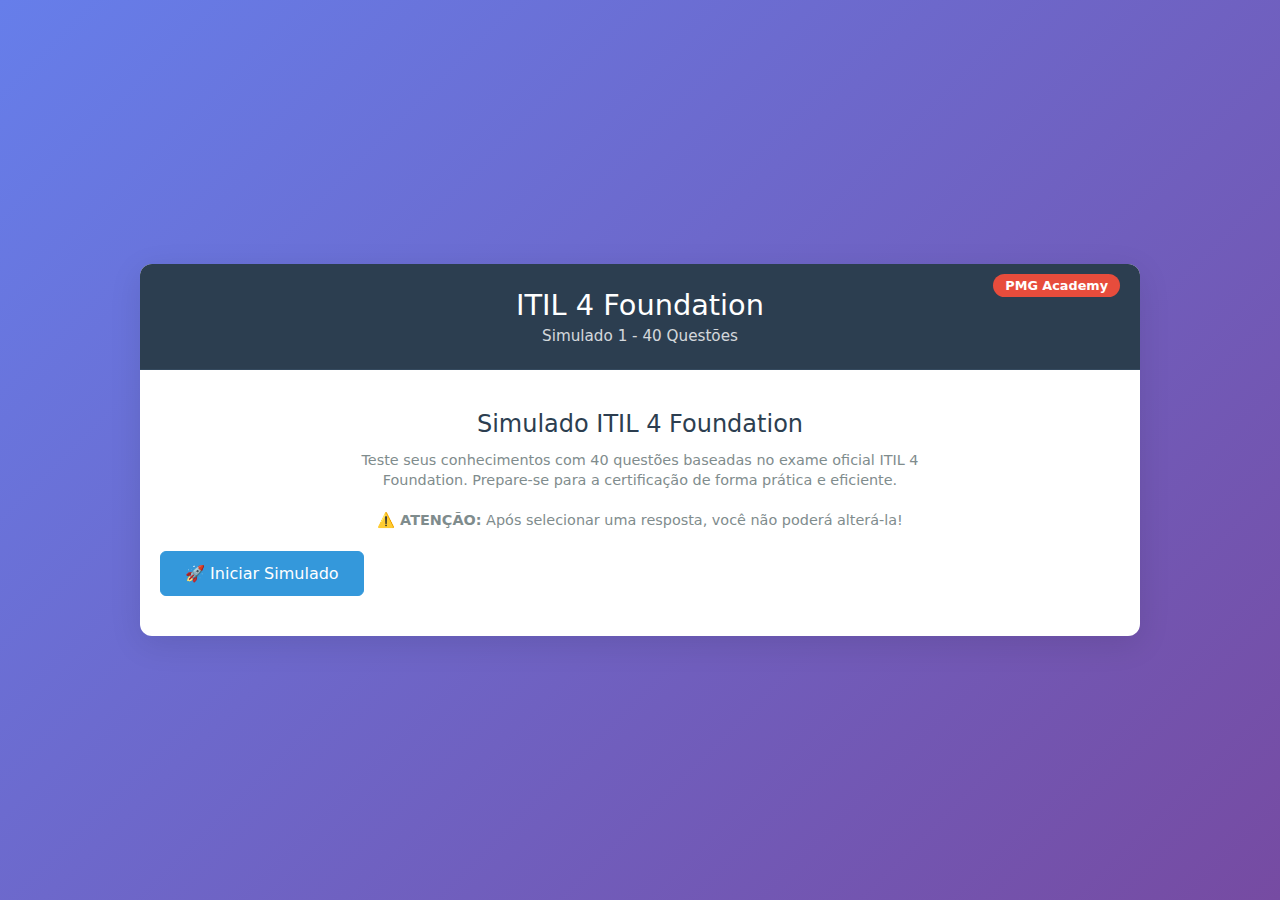
<file: simulado-itil4-01.html>
<!DOCTYPE html>
<html lang="pt-BR">
<head>
    <meta charset="UTF-8">
    <meta name="viewport" content="width=device-width, initial-scale=1.0">
    <title>Simulado ITIL 4 Foundation - PMG Academy</title>
    <link rel="stylesheet" href="css/simulado-itil4-01.css">
</head>
<body>
    <div class="container">
        <div class="header">
            <div class="academy-badge">PMG Academy</div>
            <h1>ITIL 4 Foundation</h1>
            <div class="subtitle">Simulado 1 - 40 Questões</div>
        </div>

        <!-- Tela de Início -->
        <div class="start-screen" id="start-screen">
            <h2>Simulado ITIL 4 Foundation</h2>
            <p>Teste seus conhecimentos com 40 questões baseadas no exame oficial ITIL 4 Foundation. Prepare-se para a certificação de forma prática e eficiente.</p>
            <p><strong>⚠️ ATENÇÃO:</strong> Após selecionar uma resposta, você não poderá alterá-la!</p>
            <button class="btn btn-primary" id="start-btn" style="padding: 12px 24px; font-size: 1em; margin-top: 10px;">
                🚀 Iniciar Simulado
            </button>
        </div>

        <!-- Área do Questionário -->
        <div id="exam-area" style="display: none;">
            <div class="exam-info">
                <div class="progress">Questão <span id="current-question">1</span> de <span id="total-questions">40</span></div>
                <div class="timer" id="timer">60:00</div>
            </div>

            <div class="content">
                <div class="question-section">
                    <div class="question-number" id="question-number">Questão 1</div>
                    <div class="question-text" id="question-text"></div>
                    
                    <div class="options" id="options-container"></div>
                    
                    <div class="feedback-container" id="feedback"></div>

                    <div class="controls">
                        <div class="btn-row">
                            <button class="btn btn-secondary" id="prev-btn">
                                ⬅️ Anterior
                            </button>
                            <button class="btn btn-warning" id="mark-btn">
                                📌 Marcar
                            </button>
                            <button class="btn btn-info" id="explanation-btn">
                                💡 Explicação
                            </button>
                            <button class="btn btn-primary" id="next-btn">
                                Próxima ➡️
                            </button>
                        </div>
                        <div class="btn-row" id="finish-btn-row" style="display: none;">
                            <button class="btn btn-success" id="finish-btn" style="flex: 1;">
                                ✅ Finalizar Simulado
                            </button>
                        </div>
                    </div>
                </div>

                <div class="navigation-section">
                    <div class="question-grid" id="question-grid"></div>
                    <button class="btn btn-danger" id="reset-btn" style="margin-top: 10px;">
                        🔄 Reiniciar
                    </button>
                </div>
            </div>
        </div>

        <!-- Tela de Resultados -->
        <div class="results-screen" id="results-screen">
            <h2>Simulado Finalizado 🎉</h2>
            <div class="score-display" id="score-display">0/40</div>
            <div class="score-text" id="score-text"></div>
            <div class="results-controls">
                <button class="btn btn-purple" id="review-btn">
                    📊 Ver Relatório
                </button>
                <button class="btn btn-teal" id="restart-btn">
                    🔄 Novo Simulado
                </button>
                <button class="btn btn-orange" id="full-report-btn">
                    📋 Relatório Completo
                </button>
            </div>
        </div>

        <!-- Tela de Respostas -->
        <div class="answers-screen" id="answers-screen">
            <h2>📋 Relatório de Questões</h2>
            <div id="answers-container"></div>
            <div style="text-align: center; margin-top: 15px;">
                <button class="btn btn-secondary" id="back-to-results">
                    ⬅️ Voltar
                </button>
            </div>
        </div>
    </div>

    <script src="js/simulado-itil4-01.js" defer></script>
</body>
</html>
</file>
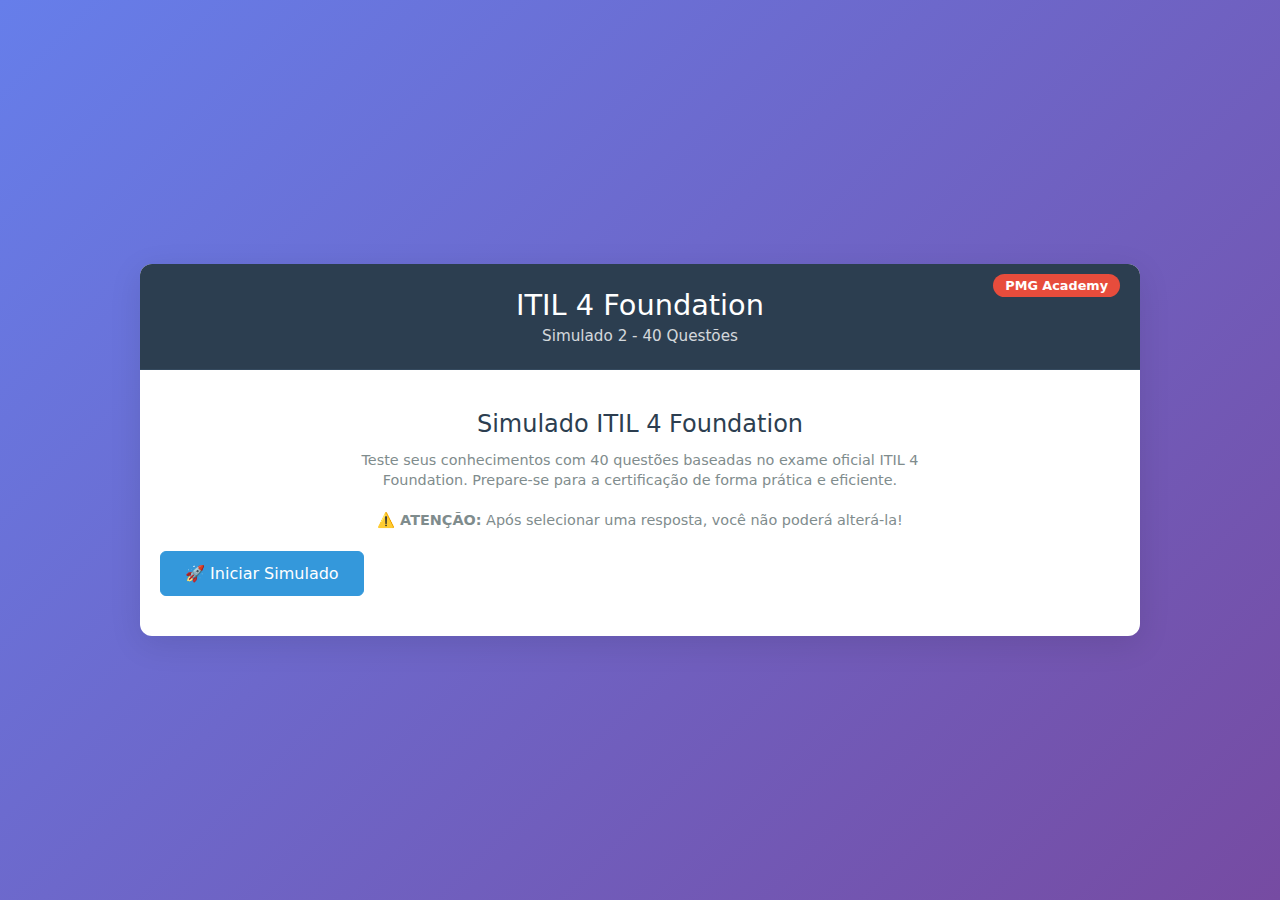
<file: simulado-itil4-02.html>
<!DOCTYPE html>
<html lang="pt-BR">
<head>
    <meta charset="UTF-8">
    <meta name="viewport" content="width=device-width, initial-scale=1.0">
    <title>Simulado 2 – ITIL 4 Foundation – PMG Academy</title>
    <link rel="stylesheet" href="css/simulado-itil4-02.css">
</head>
<body>
    <div class="container">
        <div class="header">
            <div class="academy-badge">PMG Academy</div>
            <h1>ITIL 4 Foundation</h1>
            <div class="subtitle">Simulado 2 - 40 Questões</div>
        </div>

        <!-- Tela de Início -->
        <div class="start-screen" id="start-screen">
            <h2>Simulado ITIL 4 Foundation</h2>
            <p>Teste seus conhecimentos com 40 questões baseadas no exame oficial ITIL 4 Foundation. Prepare-se para a certificação de forma prática e eficiente.</p>
            <p><strong>⚠️ ATENÇÃO:</strong> Após selecionar uma resposta, você não poderá alterá-la!</p>
            <button class="btn btn-primary" id="start-btn" style="padding: 12px 24px; font-size: 1em; margin-top: 10px;">
                🚀 Iniciar Simulado
            </button>
        </div>

        <!-- Área do Questionário -->
        <div id="exam-area" style="display: none;">
            <div class="exam-info">
                <div class="progress">Questão <span id="current-question">1</span> de <span id="total-questions">40</span></div>
                <div class="timer" id="timer">60:00</div>
            </div>

            <div class="content">
                <div class="question-section">
                    <div class="question-number" id="question-number">Questão 1</div>
                    <div class="question-text" id="question-text"></div>
                    
                    <div class="options" id="options-container"></div>
                    
                    <div class="feedback-container" id="feedback"></div>

                    <div class="controls">
                        <div class="btn-row">
                            <button class="btn btn-secondary" id="prev-btn">
                                ⬅️ Anterior
                            </button>
                            <button class="btn btn-warning" id="mark-btn">
                                📌 Marcar
                            </button>
                            <button class="btn btn-info" id="explanation-btn">
                                💡 Explicação
                            </button>
                            <button class="btn btn-primary" id="next-btn">
                                Próxima ➡️
                            </button>
                        </div>
                        <div class="btn-row" id="finish-btn-row" style="display: none;">
                            <button class="btn btn-success" id="finish-btn" style="flex: 1;">
                                ✅ Finalizar Simulado
                            </button>
                        </div>
                    </div>
                </div>

                <div class="navigation-section">
                    <div class="question-grid" id="question-grid"></div>
                    <button class="btn btn-danger" id="reset-btn" style="margin-top: 10px;">
                        🔄 Reiniciar
                    </button>
                </div>
            </div>
        </div>

        <!-- Tela de Resultados -->
        <div class="results-screen" id="results-screen">
            <h2>Simulado Finalizado 🎉</h2>
            <div class="score-display" id="score-display">0/40</div>
            <div class="score-text" id="score-text"></div>
            <div class="results-controls">
                <button class="btn btn-purple" id="review-btn">
                    📊 Ver Relatório
                </button>
                <button class="btn btn-teal" id="restart-btn">
                    🔄 Novo Simulado
                </button>
                <button class="btn btn-orange" id="full-report-btn">
                    📋 Relatório Completo
                </button>
            </div>
        </div>

        <!-- Tela de Respostas -->
        <div class="answers-screen" id="answers-screen">
            <h2>📋 Relatório de Questões</h2>
            <div id="answers-container"></div>
            <div style="text-align: center; margin-top: 15px;">
                <button class="btn btn-secondary" id="back-to-results">
                    ⬅️ Voltar
                </button>
            </div>
        </div>
    </div>

    <script src="js/simulado-itil4-02.js" defer></script>
</body>
</html>
</file>
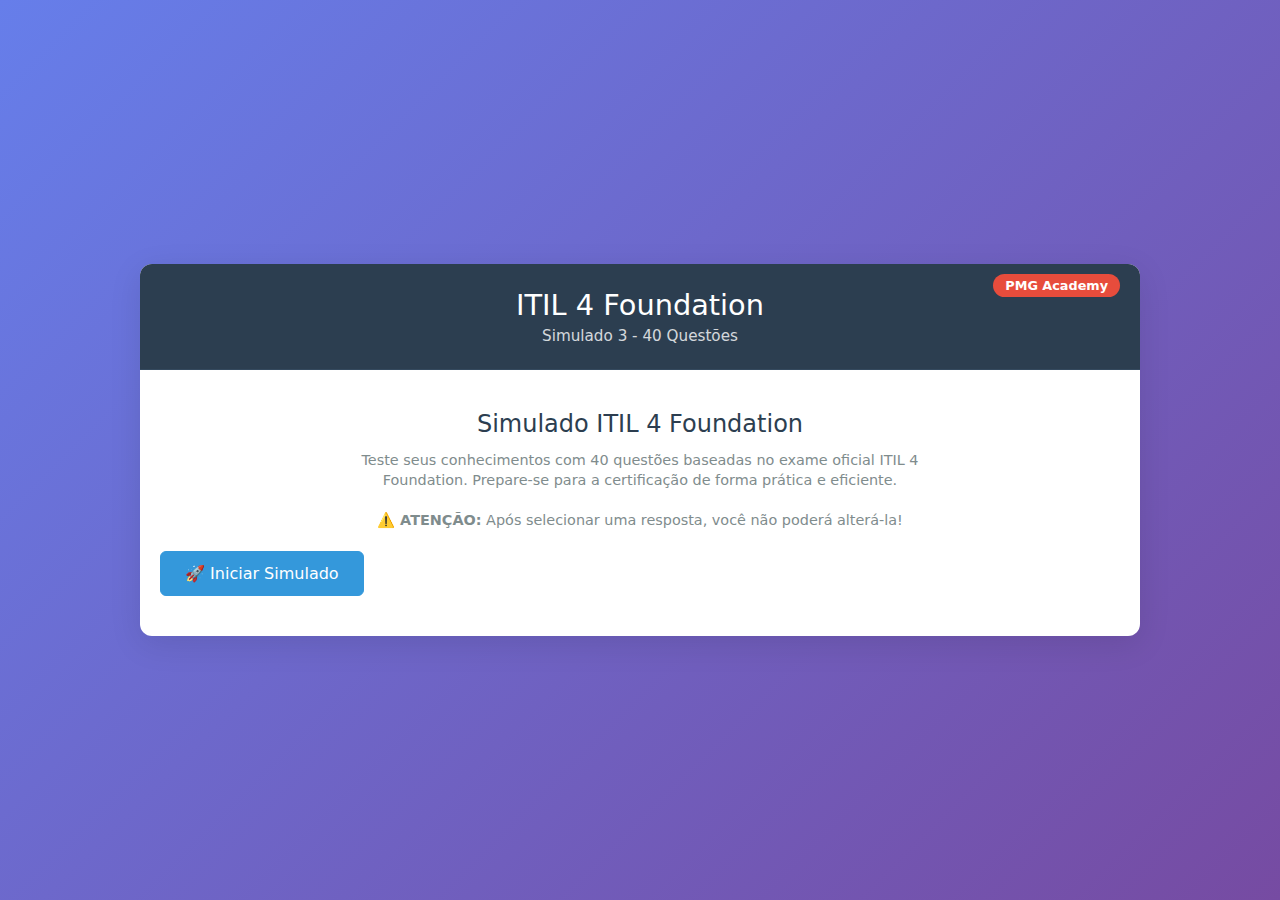
<file: simulado-itil4-03.html>
<!DOCTYPE html>
<html lang="pt-BR">
<head>
    <meta charset="UTF-8">
    <meta name="viewport" content="width=device-width, initial-scale=1.0">
    <title>Simulado 3 – ITIL 4 Foundation – PMG Academy</title>
    <link rel="stylesheet" href="css/simulado-itil4-03.css">
</head>
<body>
    <div class="container">
        <div class="header">
            <div class="academy-badge">PMG Academy</div>
            <h1>ITIL 4 Foundation</h1>
            <div class="subtitle">Simulado 3 - 40 Questões</div>
        </div>

        <!-- Tela de Início -->
        <div class="start-screen" id="start-screen">
            <h2>Simulado ITIL 4 Foundation</h2>
            <p>Teste seus conhecimentos com 40 questões baseadas no exame oficial ITIL 4 Foundation. Prepare-se para a certificação de forma prática e eficiente.</p>
            <p><strong>⚠️ ATENÇÃO:</strong> Após selecionar uma resposta, você não poderá alterá-la!</p>
            <button class="btn btn-primary" id="start-btn" style="padding: 12px 24px; font-size: 1em; margin-top: 10px;">
                🚀 Iniciar Simulado
            </button>
        </div>

        <!-- Área do Questionário -->
        <div id="exam-area" style="display: none;">
            <div class="exam-info">
                <div class="progress">Questão <span id="current-question">1</span> de <span id="total-questions">40</span></div>
                <div class="timer" id="timer">60:00</div>
            </div>

            <div class="content">
                <div class="question-section">
                    <div class="question-number" id="question-number">Questão 1</div>
                    <div class="question-text" id="question-text"></div>
                    
                    <div class="options" id="options-container"></div>
                    
                    <div class="feedback-container" id="feedback"></div>

                    <div class="controls">
                        <div class="btn-row">
                            <button class="btn btn-secondary" id="prev-btn">
                                ⬅️ Anterior
                            </button>
                            <button class="btn btn-warning" id="mark-btn">
                                📌 Marcar
                            </button>
                            <button class="btn btn-info" id="explanation-btn">
                                💡 Explicação
                            </button>
                            <button class="btn btn-primary" id="next-btn">
                                Próxima ➡️
                            </button>
                        </div>
                        <div class="btn-row" id="finish-btn-row" style="display: none;">
                            <button class="btn btn-success" id="finish-btn" style="flex: 1;">
                                ✅ Finalizar Simulado
                            </button>
                        </div>
                    </div>
                </div>

                <div class="navigation-section">
                    <div class="question-grid" id="question-grid"></div>
                    <button class="btn btn-danger" id="reset-btn" style="margin-top: 10px;">
                        🔄 Reiniciar
                    </button>
                </div>
            </div>
        </div>

        <!-- Tela de Resultados -->
        <div class="results-screen" id="results-screen">
            <h2>Simulado Finalizado 🎉</h2>
            <div class="score-display" id="score-display">0/40</div>
            <div class="score-text" id="score-text"></div>
            <div class="results-controls">
                <button class="btn btn-purple" id="review-btn">
                    📊 Ver Relatório
                </button>
                <button class="btn btn-teal" id="restart-btn">
                    🔄 Novo Simulado
                </button>
                <button class="btn btn-orange" id="full-report-btn">
                    📋 Relatório Completo
                </button>
            </div>
        </div>

        <!-- Tela de Respostas -->
        <div class="answers-screen" id="answers-screen">
            <h2>📋 Relatório de Questões</h2>
            <div id="answers-container"></div>
            <div style="text-align: center; margin-top: 15px;">
                <button class="btn btn-secondary" id="back-to-results">
                    ⬅️ Voltar
                </button>
            </div>
        </div>
    </div>

    <script src="js/simulado-itil4-03.js" defer></script>
</body>
</html>
</file>
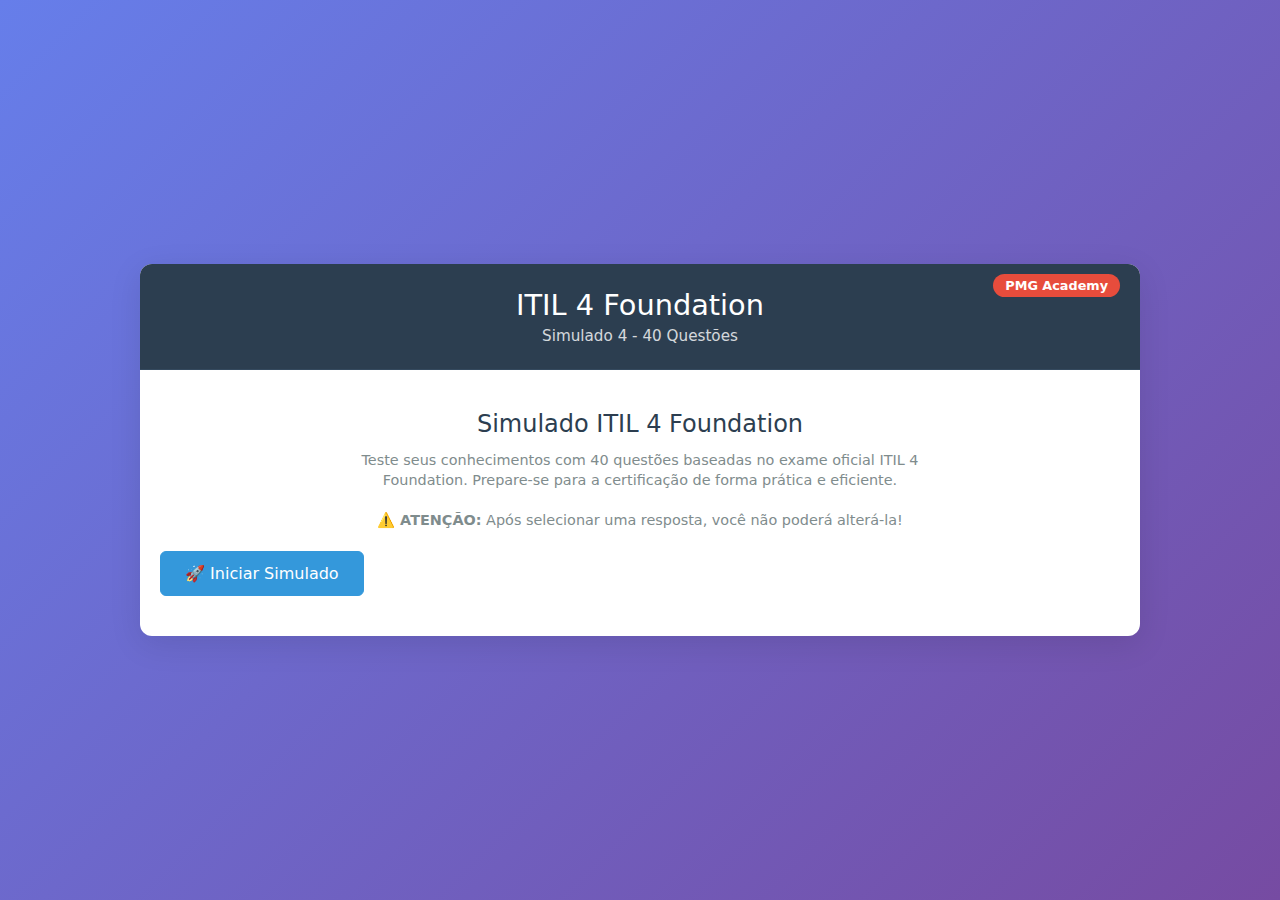
<file: simulado-itil4-04.html>
<!DOCTYPE html>
<html lang="pt-BR">
<head>
    <meta charset="UTF-8">
    <meta name="viewport" content="width=device-width, initial-scale=1.0">
    <title>Simulado 4 – ITIL 4 Foundation – PMG Academy</title>
    <link rel="stylesheet" href="css/simulado-itil4-04.css">
</head>
<body>
    <div class="container">
        <div class="header">
            <div class="academy-badge">PMG Academy</div>
            <h1>ITIL 4 Foundation</h1>
            <div class="subtitle">Simulado 4 - 40 Questões</div>
        </div>

        <!-- Tela de Início -->
        <div class="start-screen" id="start-screen">
            <h2>Simulado ITIL 4 Foundation</h2>
            <p>Teste seus conhecimentos com 40 questões baseadas no exame oficial ITIL 4 Foundation. Prepare-se para a certificação de forma prática e eficiente.</p>
            <p><strong>⚠️ ATENÇÃO:</strong> Após selecionar uma resposta, você não poderá alterá-la!</p>
            <button class="btn btn-primary" id="start-btn" style="padding: 12px 24px; font-size: 1em; margin-top: 10px;">
                🚀 Iniciar Simulado
            </button>
        </div>

        <!-- Área do Questionário -->
        <div id="exam-area" style="display: none;">
            <div class="exam-info">
                <div class="progress">Questão <span id="current-question">1</span> de <span id="total-questions">40</span></div>
                <div class="timer" id="timer">60:00</div>
            </div>

            <div class="content">
                <div class="question-section">
                    <div class="question-number" id="question-number">Questão 1</div>
                    <div class="question-text" id="question-text"></div>
                    
                    <div class="options" id="options-container"></div>
                    
                    <div class="feedback-container" id="feedback"></div>

                    <div class="controls">
                        <div class="btn-row">
                            <button class="btn btn-secondary" id="prev-btn">
                                ⬅️ Anterior
                            </button>
                            <button class="btn btn-warning" id="mark-btn">
                                📌 Marcar
                            </button>
                            <button class="btn btn-info" id="explanation-btn">
                                💡 Explicação
                            </button>
                            <button class="btn btn-primary" id="next-btn">
                                Próxima ➡️
                            </button>
                        </div>
                        <div class="btn-row" id="finish-btn-row" style="display: none;">
                            <button class="btn btn-success" id="finish-btn" style="flex: 1;">
                                ✅ Finalizar Simulado
                            </button>
                        </div>
                    </div>
                </div>

                <div class="navigation-section">
                    <div class="question-grid" id="question-grid"></div>
                    <button class="btn btn-danger" id="reset-btn" style="margin-top: 10px;">
                        🔄 Reiniciar
                    </button>
                </div>
            </div>
        </div>

        <!-- Tela de Resultados -->
        <div class="results-screen" id="results-screen">
            <h2>Simulado Finalizado 🎉</h2>
            <div class="score-display" id="score-display">0/40</div>
            <div class="score-text" id="score-text"></div>
            <div class="results-controls">
                <button class="btn btn-purple" id="review-btn">
                    📊 Ver Relatório
                </button>
                <button class="btn btn-teal" id="restart-btn">
                    🔄 Novo Simulado
                </button>
                <button class="btn btn-orange" id="full-report-btn">
                    📋 Relatório Completo
                </button>
            </div>
        </div>

        <!-- Tela de Respostas -->
        <div class="answers-screen" id="answers-screen">
            <h2>📋 Relatório de Questões</h2>
            <div id="answers-container"></div>
            <div style="text-align: center; margin-top: 15px;">
                <button class="btn btn-secondary" id="back-to-results">
                    ⬅️ Voltar
                </button>
            </div>
        </div>
    </div>

    <script src="js/simulado-itil4-04.js" defer></script>
</body>
</html>
</file>
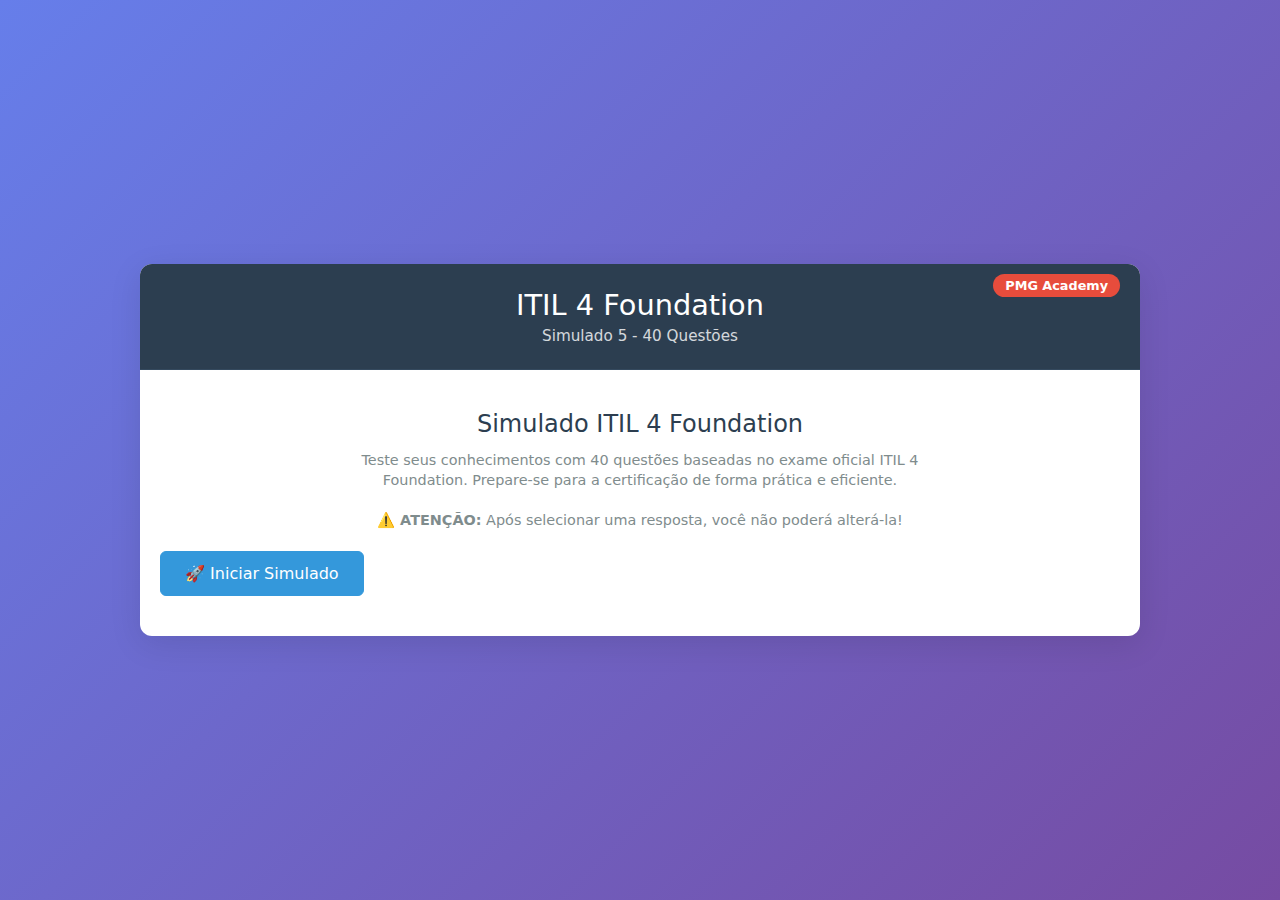
<file: simulado-itil4-05.html>
<!DOCTYPE html>
<html lang="pt-BR">
<head>
    <meta charset="UTF-8">
    <meta name="viewport" content="width=device-width, initial-scale=1.0">
    <title>Simulado 5 – ITIL 4 Foundation – PMG Academy</title>
    <link rel="stylesheet" href="css/simulado-itil4-05.css">
</head>
<body>
    <div class="container">
        <div class="header">
            <div class="academy-badge">PMG Academy</div>
            <h1>ITIL 4 Foundation</h1>
            <div class="subtitle">Simulado 5 - 40 Questões</div>
        </div>

        <!-- Tela de Início -->
        <div class="start-screen" id="start-screen">
            <h2>Simulado ITIL 4 Foundation</h2>
            <p>Teste seus conhecimentos com 40 questões baseadas no exame oficial ITIL 4 Foundation. Prepare-se para a certificação de forma prática e eficiente.</p>
            <p><strong>⚠️ ATENÇÃO:</strong> Após selecionar uma resposta, você não poderá alterá-la!</p>
            <button class="btn btn-primary" id="start-btn" style="padding: 12px 24px; font-size: 1em; margin-top: 10px;">
                🚀 Iniciar Simulado
            </button>
        </div>

        <!-- Área do Questionário -->
        <div id="exam-area" style="display: none;">
            <div class="exam-info">
                <div class="progress">Questão <span id="current-question">1</span> de <span id="total-questions">40</span></div>
                <div class="timer" id="timer">60:00</div>
            </div>

            <div class="content">
                <div class="question-section">
                    <div class="question-number" id="question-number">Questão 1</div>
                    <div class="question-text" id="question-text"></div>
                    
                    <div class="options" id="options-container"></div>
                    
                    <div class="feedback-container" id="feedback"></div>

                    <div class="controls">
                        <div class="btn-row">
                            <button class="btn btn-secondary" id="prev-btn">
                                ⬅️ Anterior
                            </button>
                            <button class="btn btn-warning" id="mark-btn">
                                📌 Marcar
                            </button>
                            <button class="btn btn-info" id="explanation-btn">
                                💡 Explicação
                            </button>
                            <button class="btn btn-primary" id="next-btn">
                                Próxima ➡️
                            </button>
                        </div>
                        <div class="btn-row" id="finish-btn-row" style="display: none;">
                            <button class="btn btn-success" id="finish-btn" style="flex: 1;">
                                ✅ Finalizar Simulado
                            </button>
                        </div>
                    </div>
                </div>

                <div class="navigation-section">
                    <div class="question-grid" id="question-grid"></div>
                    <button class="btn btn-danger" id="reset-btn" style="margin-top: 10px;">
                        🔄 Reiniciar
                    </button>
                </div>
            </div>
        </div>

        <!-- Tela de Resultados -->
        <div class="results-screen" id="results-screen">
            <h2>Simulado Finalizado 🎉</h2>
            <div class="score-display" id="score-display">0/40</div>
            <div class="score-text" id="score-text"></div>
            <div class="results-controls">
                <button class="btn btn-purple" id="review-btn">
                    📊 Ver Relatório
                </button>
                <button class="btn btn-teal" id="restart-btn">
                    🔄 Novo Simulado
                </button>
                <button class="btn btn-orange" id="full-report-btn">
                    📋 Relatório Completo
                </button>
            </div>
        </div>

        <!-- Tela de Respostas -->
        <div class="answers-screen" id="answers-screen">
            <h2>📋 Relatório de Questões</h2>
            <div id="answers-container"></div>
            <div style="text-align: center; margin-top: 15px;">
                <button class="btn btn-secondary" id="back-to-results">
                    ⬅️ Voltar
                </button>
            </div>
        </div>
    </div>

    <script src="js/simulado-itil4-05.js" defer></script></script>
</body>
</html>
</file>
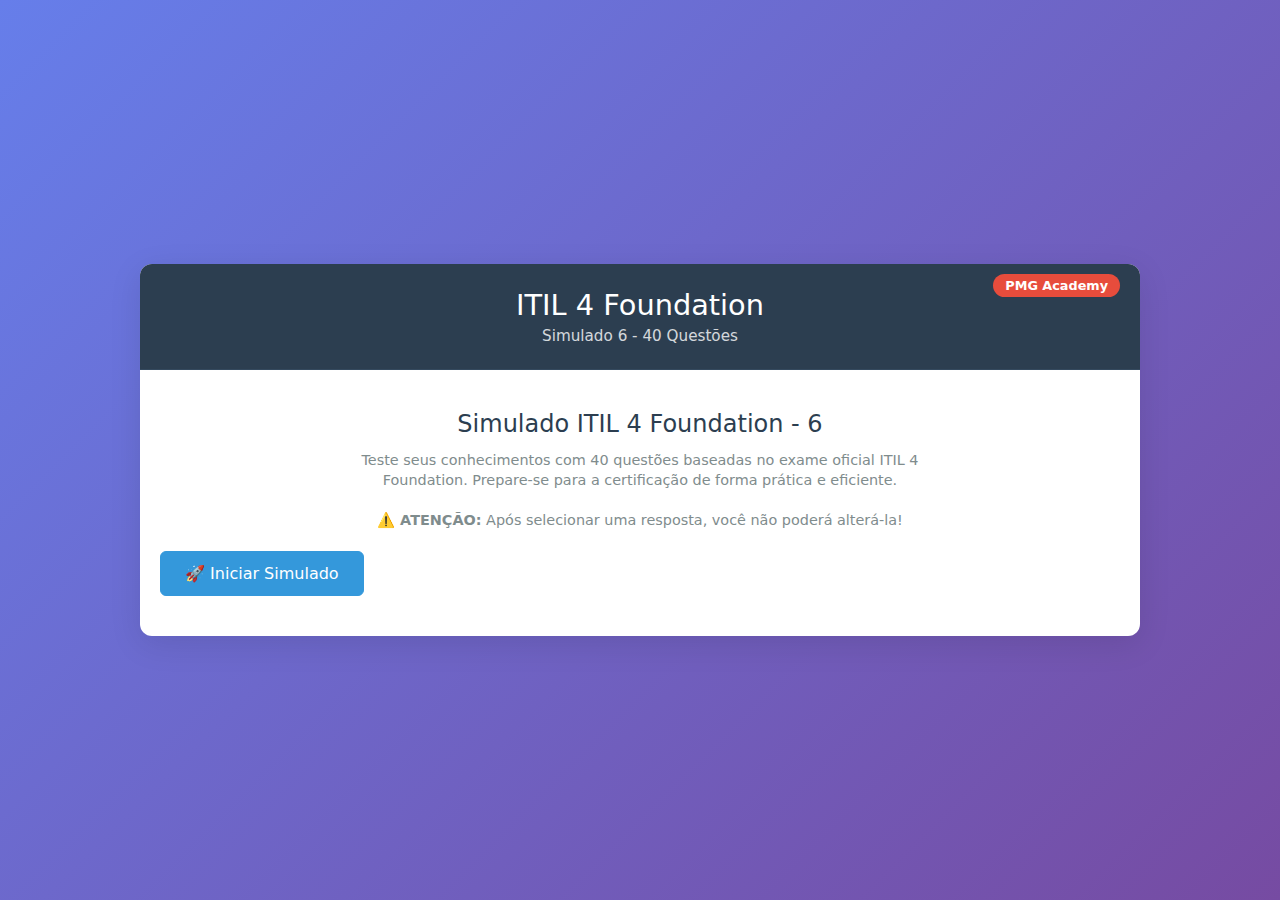
<file: simulado-itil4-06.html>
<!DOCTYPE html>
<html lang="pt-BR">
<head>
    <meta charset="UTF-8">
    <meta name="viewport" content="width=device-width, initial-scale=1.0">
    <title>Simulado 6 – ITIL 4 Foundation – PMG Academy</title>
    <link rel="stylesheet" href="css/simulado-itil4-06.css">
</head>
<body>
    <div class="container">
        <div class="header">
            <div class="academy-badge">PMG Academy</div>
            <h1>ITIL 4 Foundation</h1>
            <div class="subtitle">Simulado 6 - 40 Questões</div>
        </div>

        <!-- Tela de Início -->
        <div class="start-screen" id="start-screen">
            <h2>Simulado ITIL 4 Foundation - 6</h2>
            <p>Teste seus conhecimentos com 40 questões baseadas no exame oficial ITIL 4 Foundation. Prepare-se para a certificação de forma prática e eficiente.</p>
            <p><strong>⚠️ ATENÇÃO:</strong> Após selecionar uma resposta, você não poderá alterá-la!</p>
            <button class="btn btn-primary" id="start-btn" style="padding: 12px 24px; font-size: 1em; margin-top: 10px;">
                🚀 Iniciar Simulado
            </button>
        </div>

        <!-- Área do Questionário -->
        <div id="exam-area" style="display: none;">
            <div class="exam-info">
                <div class="progress">Questão <span id="current-question">1</span> de <span id="total-questions">40</span></div>
                <div class="timer" id="timer">60:00</div>
            </div>

            <div class="content">
                <div class="question-section">
                    <div class="question-number" id="question-number">Questão 1</div>
                    <div class="question-text" id="question-text"></div>
                    
                    <div class="options" id="options-container"></div>
                    
                    <div class="feedback-container" id="feedback"></div>

                    <div class="controls">
                        <div class="btn-row">
                            <button class="btn btn-secondary" id="prev-btn">
                                ⬅️ Anterior
                            </button>
                            <button class="btn btn-warning" id="mark-btn">
                                📌 Marcar
                            </button>
                            <button class="btn btn-info" id="explanation-btn">
                                💡 Explicação
                            </button>
                            <button class="btn btn-primary" id="next-btn">
                                Próxima ➡️
                            </button>
                        </div>
                        <div class="btn-row" id="finish-btn-row" style="display: none;">
                            <button class="btn btn-success" id="finish-btn" style="flex: 1;">
                                ✅ Finalizar Simulado
                            </button>
                        </div>
                    </div>
                </div>

                <div class="navigation-section">
                    <div class="question-grid" id="question-grid"></div>
                    <button class="btn btn-danger" id="reset-btn" style="margin-top: 10px;">
                        🔄 Reiniciar
                    </button>
                </div>
            </div>
        </div>

        <!-- Tela de Resultados -->
        <div class="results-screen" id="results-screen">
            <h2>Simulado Finalizado 🎉</h2>
            <div class="score-display" id="score-display">0/40</div>
            <div class="score-text" id="score-text"></div>
            <div class="results-controls">
                <button class="btn btn-purple" id="review-btn">
                    📊 Ver Relatório
                </button>
                <button class="btn btn-teal" id="restart-btn">
                    🔄 Novo Simulado
                </button>
                <button class="btn btn-orange" id="full-report-btn">
                    📋 Relatório Completo
                </button>
            </div>
        </div>

        <!-- Tela de Respostas -->
        <div class="answers-screen" id="answers-screen">
            <h2>📋 Relatório de Questões</h2>
            <div id="answers-container"></div>
            <div style="text-align: center; margin-top: 15px;">
                <button class="btn btn-secondary" id="back-to-results">
                    ⬅️ Voltar
                </button>
            </div>
        </div>
    </div>

    <script src="js/simulado-itil4-06.js" defer ></script>
</body>
</html>
</file>
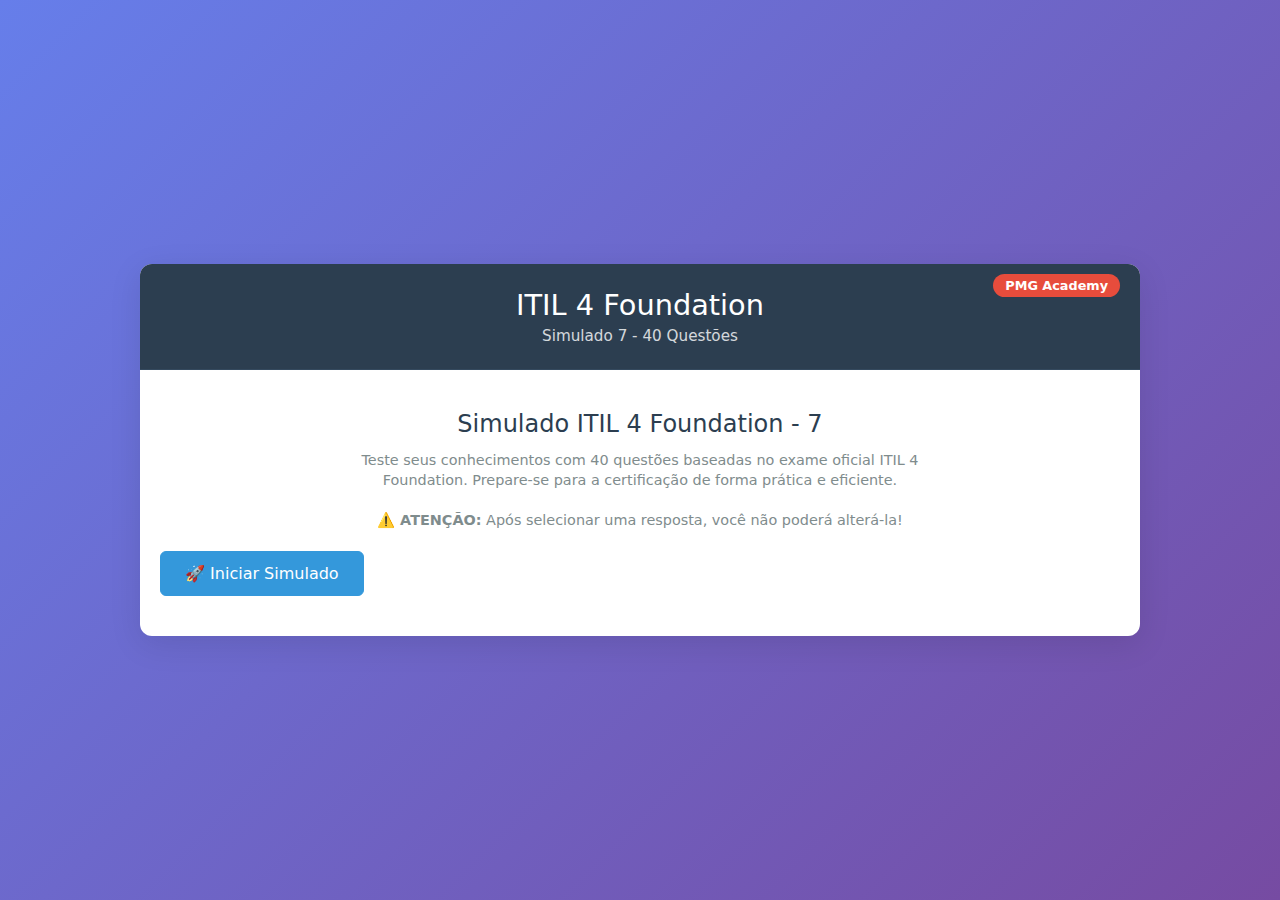
<file: simulado-itil4-07.html>
<!DOCTYPE html>
<html lang="pt-BR">
<head>
    <meta charset="UTF-8">
    <meta name="viewport" content="width=device-width, initial-scale=1.0">
    <title>Simulado 7 – ITIL 4 Foundation – PMG Academy</title>
    <style>
        * {
            margin: 0;
            padding: 0;
            box-sizing: border-box;
            font-family: 'Segoe UI', system-ui, sans-serif;
        }

        body {
            background: linear-gradient(135deg, #667eea 0%, #764ba2 100%);
            min-height: 100vh;
            padding: 10px;
            display: flex;
            justify-content: center;
            align-items: center;
        }

        .container {
            max-width: 1000px;
            width: 100%;
            background: white;
            border-radius: 12px;
            box-shadow: 0 8px 32px rgba(0,0,0,0.1);
            overflow: hidden;
            margin: 10px;
        }

        .header {
            background: #2c3e50;
            color: white;
            padding: 20px 15px;
            text-align: center;
            border-bottom: 1px solid #34495e;
            position: relative;
            min-height: 80px;
            display: flex;
            flex-direction: column;
            justify-content: center;
        }

        .header h1 {
            font-size: 1.4em;
            font-weight: 500;
            margin-bottom: 4px;
            line-height: 1.2;
        }

        .header .subtitle {
            font-size: 0.85em;
            opacity: 0.8;
            line-height: 1.2;
        }

        .academy-badge {
            position: absolute;
            top: 8px;
            right: 10px;
            background: #e74c3c;
            color: white;
            padding: 3px 8px;
            border-radius: 12px;
            font-size: 0.7em;
            font-weight: 600;
            white-space: nowrap;
        }

        .exam-info {
            background: #f8f9fa;
            padding: 12px 15px;
            display: flex;
            justify-content: space-between;
            align-items: center;
            border-bottom: 1px solid #e9ecef;
            flex-wrap: wrap;
            gap: 10px;
        }

        .timer {
            font-size: 1em;
            font-weight: 600;
            color: #e74c3c;
            background: white;
            padding: 5px 10px;
            border-radius: 12px;
            border: 1px solid #e9ecef;
            min-width: 70px;
            text-align: center;
        }

        .progress {
            font-size: 0.9em;
            color: #2c3e50;
            font-weight: 500;
        }

        .content {
            display: grid;
            grid-template-columns: 1fr;
            min-height: 500px;
        }

        .question-section {
            padding: 20px 15px;
            background: white;
            order: 2;
        }

        .question-number {
            color: #3498db;
            font-size: 0.9em;
            font-weight: 600;
            margin-bottom: 8px;
        }

        .question-text {
            font-size: 1em;
            line-height: 1.4;
            color: #2c3e50;
            margin-bottom: 15px;
            padding: 12px;
            background: #f8f9fa;
            border-radius: 6px;
            border-left: 3px solid #3498db;
            white-space: pre-line;
        }

        .options {
            display: flex;
            flex-direction: column;
            gap: 8px;
            margin-bottom: 15px;
        }

        .option {
            padding: 12px;
            border: 1px solid #e0e0e0;
            border-radius: 6px;
            cursor: pointer;
            transition: all 0.2s ease;
            font-size: 0.9em;
            line-height: 1.3;
            display: flex;
            align-items: flex-start;
            background: white;
        }

        .option:hover {
            border-color: #3498db;
            background: #f8fafc;
        }

        .option.selected {
            border-color: #3498db;
            background: #ebf5fb;
        }

        .option.correct {
            border-color: #27ae60;
            background: #f0f9f4;
        }

        .option.incorrect {
            border-color: #e74c3c;
            background: #fef0f0;
        }

        .option.locked {
            cursor: not-allowed;
            opacity: 0.7;
        }

        .option.locked:hover {
            border-color: #e0e0e0;
            background: white;
        }

        .option-label {
            display: inline-block;
            min-width: 22px;
            height: 22px;
            border-radius: 4px;
            background: #3498db;
            color: white;
            text-align: center;
            line-height: 22px;
            margin-right: 10px;
            font-weight: 600;
            font-size: 0.8em;
            flex-shrink: 0;
            margin-top: 1px;
        }

        .option.locked .option-label {
            background: #95a5a6;
        }

        .option-text {
            flex-grow: 1;
            white-space: pre-line;
        }

        .feedback-container {
            margin: 12px 0;
            padding: 10px;
            border-radius: 6px;
            text-align: center;
            font-weight: 600;
            font-size: 0.9em;
            display: none;
        }

        .feedback-correct {
            background: #f0f9f4;
            color: #27ae60;
            border: 1px solid #27ae60;
        }

        .feedback-incorrect {
            background: #fef0f0;
            color: #e74c3c;
            border: 1px solid #e74c3c;
        }

        .controls {
            display: flex;
            flex-direction: column;
            gap: 8px;
        }

        .btn-row {
            display: flex;
            gap: 6px;
            flex-wrap: nowrap;
        }

        .btn {
            padding: 8px 10px;
            border: 1px solid #e0e0e0;
            border-radius: 6px;
            font-size: 0.75em;
            font-weight: 500;
            cursor: pointer;
            transition: all 0.2s ease;
            text-align: center;
            flex: 1;
            background: white;
            min-height: 40px;
            display: flex;
            align-items: center;
            justify-content: center;
            white-space: nowrap;
        }

        .btn:hover:not(:disabled) {
            transform: translateY(-1px);
            box-shadow: 0 2px 8px rgba(0,0,0,0.1);
        }

        .btn:disabled {
            opacity: 0.6;
            cursor: not-allowed;
        }

        .btn-primary {
            background: #3498db;
            color: white;
            border-color: #3498db;
        }

        .btn-success {
            background: #27ae60;
            color: white;
            border-color: #27ae60;
        }

        .btn-secondary {
            background: #95a5a6;
            color: white;
            border-color: #95a5a6;
        }

        .btn-warning {
            background: #f39c12;
            color: white;
            border-color: #f39c12;
        }

        .btn-danger {
            background: #e74c3c;
            color: white;
            border-color: #e74c3c;
        }

        .btn-info {
            background: #17a2b8;
            color: white;
            border-color: #17a2b8;
        }

        .btn-purple {
            background: #9b59b6;
            color: white;
            border-color: #9b59b6;
        }

        .btn-teal {
            background: #1abc9c;
            color: white;
            border-color: #1abc9c;
        }

        .btn-orange {
            background: #e67e22;
            color: white;
            border-color: #e67e22;
        }

        .navigation-section {
            background: #f8f9fa;
            padding: 15px;
            border-bottom: 1px solid #e9ecef;
            order: 1;
        }

        .question-grid {
            display: grid;
            grid-template-columns: repeat(5, 1fr);
            gap: 5px;
            margin-bottom: 15px;
        }

        .grid-item {
            aspect-ratio: 1;
            display: flex;
            align-items: center;
            justify-content: center;
            background: white;
            border: 1px solid #e0e0e0;
            border-radius: 4px;
            cursor: pointer;
            transition: all 0.2s ease;
            font-weight: 500;
            font-size: 0.8em;
            min-height: 35px;
        }

        .grid-item:hover {
            border-color: #3498db;
            background: #f8fafc;
        }

        .grid-item.current {
            background: #3498db;
            color: white;
            border-color: #3498db;
        }

        .grid-item.answered {
            background: #27ae60;
            color: white;
            border-color: #27ae60;
        }

        .grid-item.marked {
            background: #f39c12;
            color: white;
            border-color: #f39c12;
        }

        .grid-item.locked {
            background: #95a5a6;
            color: white;
            border-color: #95a5a6;
            cursor: not-allowed;
        }

        .start-screen {
            padding: 40px 20px;
            text-align: center;
        }

        .start-screen h2 {
            color: #2c3e50;
            margin-bottom: 12px;
            font-size: 1.5em;
            font-weight: 500;
        }

        .start-screen p {
            color: #7f8c8d;
            margin-bottom: 20px;
            font-size: 0.9em;
            line-height: 1.4;
            max-width: 600px;
            margin-left: auto;
            margin-right: auto;
        }

        .results-screen {
            padding: 30px 20px;
            text-align: center;
            display: none;
        }

        .results-screen h2 {
            color: #2c3e50;
            margin-bottom: 15px;
            font-size: 1.5em;
            font-weight: 500;
        }

        .score-display {
            font-size: 2.5em;
            font-weight: 600;
            margin: 15px 0;
            color: #3498db;
        }

        .score-text {
            font-size: 1em;
            margin-bottom: 25px;
            color: #7f8c8d;
            line-height: 1.4;
        }

        .results-controls {
            display: flex;
            gap: 8px;
            justify-content: center;
            flex-wrap: wrap;
        }

        .answers-screen {
            padding: 20px 15px;
            display: none;
            max-height: 400px;
            overflow-y: auto;
        }

        .answers-screen h2 {
            color: #2c3e50;
            margin-bottom: 15px;
            text-align: center;
            font-size: 1.3em;
            font-weight: 500;
        }

        .answer-item {
            margin-bottom: 15px;
            padding: 12px;
            border-radius: 6px;
            background: #f8f9fa;
            border-left: 3px solid #3498db;
        }

        .answer-question {
            font-weight: 500;
            margin-bottom: 6px;
            color: #2c3e50;
            white-space: pre-line;
            font-size: 0.9em;
        }

        .answer-explanation {
            color: #7f8c8d;
            line-height: 1.3;
            margin-top: 6px;
            padding: 6px;
            background: white;
            border-radius: 4px;
            border-left: 2px solid #3498db;
            display: none;
            font-size: 0.85em;
        }

        .explanation-btn {
            background: #3498db;
            color: white;
            border: none;
            padding: 5px 10px;
            border-radius: 4px;
            cursor: pointer;
            margin-top: 6px;
            font-size: 0.8em;
        }

        .explanation-show {
            display: block !important;
        }

        .full-report-btn {
            background: #27ae60;
            color: white;
            border: none;
            padding: 8px 16px;
            border-radius: 6px;
            cursor: pointer;
            margin: 15px auto;
            display: block;
            font-size: 0.9em;
        }

        .back-btn {
            background: #95a5a6;
            color: white;
            border: none;
            padding: 8px 16px;
            border-radius: 6px;
            cursor: pointer;
            margin: 8px;
            font-size: 0.9em;
        }

        .correct-answer {
            color: #27ae60;
            font-weight: 600;
            margin: 4px 0;
            font-size: 0.9em;
        }

        .incorrect-answer {
            color: #e74c3c;
            font-weight: 600;
            margin: 4px 0;
            font-size: 0.9em;
        }

        @media (min-width: 768px) {
            body {
                padding: 20px;
            }
            
            .container {
                margin: 0;
            }
            
            .header {
                padding: 24px;
                min-height: auto;
            }
            
            .header h1 {
                font-size: 1.8em;
            }
            
            .header .subtitle {
                font-size: 0.95em;
            }
            
            .academy-badge {
                top: 10px;
                right: 20px;
                padding: 4px 12px;
                font-size: 0.8em;
            }
            
            .exam-info {
                padding: 16px 24px;
            }
            
            .timer {
                font-size: 1.2em;
                padding: 6px 12px;
            }
            
            .progress {
                font-size: 1em;
            }
            
            .content {
                grid-template-columns: 1fr 250px;
                min-height: 600px;
            }
            
            .question-section {
                padding: 24px;
                order: 1;
            }
            
            .navigation-section {
                border-left: 1px solid #e9ecef;
                border-bottom: none;
                order: 2;
            }
            
            .question-grid {
                grid-template-columns: repeat(8, 1fr);
                gap: 6px;
            }
            
            .grid-item {
                font-size: 0.85em;
            }
            
            .question-text {
                font-size: 1.1em;
            }
            
            .btn {
                font-size: 0.8em;
                padding: 10px 12px;
            }
            
            .btn-row {
                gap: 8px;
            }
        }

        @media (max-width: 480px) {
            .btn-row {
                flex-wrap: wrap;
            }
            
            .btn {
                min-width: calc(25% - 5px);
                font-size: 0.7em;
                padding: 6px 8px;
            }
            
            .header h1 {
                font-size: 1.2em;
            }
            
            .header .subtitle {
                font-size: 0.8em;
            }
            
            .academy-badge {
                font-size: 0.65em;
                padding: 2px 6px;
            }
        }

        @media (max-width: 360px) {
            .btn {
                font-size: 0.65em;
                padding: 5px 6px;
            }
            
            .question-text {
                font-size: 0.9em;
                padding: 10px;
            }
            
            .option {
                padding: 10px;
                font-size: 0.85em;
            }
        }
    </style>
</head>
<body>
    <div class="container">
        <div class="header">
            <div class="academy-badge">PMG Academy</div>
            <h1>ITIL 4 Foundation</h1>
            <div class="subtitle">Simulado 7 - 40 Questões</div>
        </div>

        <!-- Tela de Início -->
        <div class="start-screen" id="start-screen">
            <h2>Simulado ITIL 4 Foundation - 7</h2>
            <p>Teste seus conhecimentos com 40 questões baseadas no exame oficial ITIL 4 Foundation. Prepare-se para a certificação de forma prática e eficiente.</p>
            <p><strong>⚠️ ATENÇÃO:</strong> Após selecionar uma resposta, você não poderá alterá-la!</p>
            <button class="btn btn-primary" id="start-btn" style="padding: 12px 24px; font-size: 1em; margin-top: 10px;">
                🚀 Iniciar Simulado
            </button>
        </div>

        <!-- Área do Questionário -->
        <div id="exam-area" style="display: none;">
            <div class="exam-info">
                <div class="progress">Questão <span id="current-question">1</span> de <span id="total-questions">40</span></div>
                <div class="timer" id="timer">60:00</div>
            </div>

            <div class="content">
                <div class="question-section">
                    <div class="question-number" id="question-number">Questão 1</div>
                    <div class="question-text" id="question-text"></div>
                    
                    <div class="options" id="options-container"></div>
                    
                    <div class="feedback-container" id="feedback"></div>

                    <div class="controls">
                        <div class="btn-row">
                            <button class="btn btn-secondary" id="prev-btn">
                                ⬅️ Anterior
                            </button>
                            <button class="btn btn-warning" id="mark-btn">
                                📌 Marcar
                            </button>
                            <button class="btn btn-info" id="explanation-btn">
                                💡 Explicação
                            </button>
                            <button class="btn btn-primary" id="next-btn">
                                Próxima ➡️
                            </button>
                        </div>
                        <div class="btn-row" id="finish-btn-row" style="display: none;">
                            <button class="btn btn-success" id="finish-btn" style="flex: 1;">
                                ✅ Finalizar Simulado
                            </button>
                        </div>
                    </div>
                </div>

                <div class="navigation-section">
                    <div class="question-grid" id="question-grid"></div>
                    <button class="btn btn-danger" id="reset-btn" style="margin-top: 10px;">
                        🔄 Reiniciar
                    </button>
                </div>
            </div>
        </div>

        <!-- Tela de Resultados -->
        <div class="results-screen" id="results-screen">
            <h2>Simulado Finalizado 🎉</h2>
            <div class="score-display" id="score-display">0/40</div>
            <div class="score-text" id="score-text"></div>
            <div class="results-controls">
                <button class="btn btn-purple" id="review-btn">
                    📊 Ver Relatório
                </button>
                <button class="btn btn-teal" id="restart-btn">
                    🔄 Novo Simulado
                </button>
                <button class="btn btn-orange" id="full-report-btn">
                    📋 Relatório Completo
                </button>
            </div>
        </div>

        <!-- Tela de Respostas -->
        <div class="answers-screen" id="answers-screen">
            <h2>📋 Relatório de Questões</h2>
            <div id="answers-container"></div>
            <div style="text-align: center; margin-top: 15px;">
                <button class="btn btn-secondary" id="back-to-results">
                    ⬅️ Voltar
                </button>
            </div>
        </div>
    </div>

    <script>
        // Array com as 40 questões do Simulado 7 (extraídas do PDF)
        const questions = [
            {
                number: 1,
                text: `Realização de uma transação de vendas ou conseguir uma ambulância em X minutos representam qual tipo de métrica?`,
                options: [
                    "Pesquisa",
                    "Métricas comerciais",
                    "Métricas operacionais",
                    "Medições baseadas em negócio"
                ],
                correct: 3,
                explanation: `✅ RESPOSTA CORRETA: D (Medições baseadas em negócio)\n\nEstas são métricas baseadas em negócio porque medem resultados diretamente relacionados aos objetivos do negócio:\n• Transação de vendas → Impacto financeiro direto\n• Ambulância em X minutos → Resultado crítico de serviço\n\n🚫 POR QUE AS OUTRAS ESTÃO ERRADAS:\n• A: Pesquisa coleta dados subjetivos\n• B: Métricas comerciais são mais amplas (ex: receita)\n• C: Métricas operacionais medem processos internos`
            },
            {
                number: 2,
                text: `Qual é o principal foco da etapa "Onde desejamos estar?" no modelo de melhoria contínua?`,
                options: [
                    "Definir metas mensuráveis, com fatores críticos de sucesso e principais indicadores de desempenho relevantes, claros e objetivos",
                    "Traduzir os objetivos e metas organizacionais para o nível específico a ser tratado pela melhoria",
                    "Definir o plano de melhoria para enfrentar os desafios",
                    "Mapear e avaliar a situação atual de forma abrangente"
                ],
                correct: 0,
                explanation: `✅ RESPOSTA CORRETA: A\n\nA etapa "Onde desejamos estar?" foca na definição de metas mensuráveis com KPIs claros para direcionar a melhoria.\n\n🚫 POR QUE AS OUTRAS ESTÃO ERRADAS:\n• B: Foco da etapa "Qual é a visão?"\n• C: Foco da etapa "Como chegamos lá?"\n• D: Foco da etapa "Onde estamos?"`
            },
            {
                number: 3,
                text: `Segmentos como finanças ou ciências biológicas, usualmente estão sujeitas a restrições de uso de tecnologia aberta ou pública ao lidar com dados confidenciais. Identifique as palavras que faltam na afirmação: "Essa situação revela que [?] também afeta a tecnologia utilizada."`,
                options: [
                    "a competência das equipes",
                    "a habilidade dos parceiros",
                    "a cultura da organização",
                    "a natureza do negócio"
                ],
                correct: 3,
                explanation: `✅ RESPOSTA CORRETA: D (a natureza do negócio)\n\nA natureza do negócio determina requisitos específicos como segurança, conformidade e privacidade, influenciando diretamente as escolhas tecnológicas.\n\n🚫 POR QUE AS OUTRAS ESTÃO ERRADAS:\n• A, B, C: São fatores importantes, mas não determinam restrições regulatórias específicas do setor`
            },
            {
                number: 4,
                text: `Qual atividade da cadeia de valor pode e deve aparecer em todas as ações e atividades da cadeia de valor e do sistema de valor de serviço?`,
                options: [
                    "Desenho e transição",
                    "Obtenção/construção",
                    "Melhorar",
                    "Entrega e suporte"
                ],
                correct: 2,
                explanation: `✅ RESPOSTA CORRETA: C (Melhorar)\n\nA atividade "Melhorar" deve estar presente em todas as atividades da cadeia de valor, pois a melhoria contínua é um princípio transversal que se aplica a todo o SVS.\n\n🚫 POR QUE AS OUTRAS ESTÃO ERRADAS:\n• A, B, D: São atividades específicas da cadeia de valor com focos distintos`
            },
            {
                number: 5,
                text: `Quais são as atividades envolvidas na fase "controle de problema" dentro da prática de gerenciamento de problema?\n1. análise de todos os problemas, sem exceção\n2. documentação de soluções de contorno e de erros conhecidos\n3. análise de risco e impacto\n4. priorização dos problemas`,
                options: [
                    "1, 2 e 3",
                    "1, 2 e 4",
                    "2, 3 e 4",
                    "1, 3 e 4"
                ],
                correct: 2,
                explanation: `✅ RESPOSTA CORRETA: C (2, 3 e 4)\n\nAtividades do controle de problema:\n• 2: Documentação de soluções de contorno e erros conhecidos\n• 3: Análise de risco e impacto dos problemas\n• 4: Priorização dos problemas para tratamento\n\n🚫 POR QUE A OUTRA ESTÁ ERRADA:\n• 1: Análise de todos os problemas pode não ser viável; foca-se nos mais críticos`
            },
            {
                number: 6,
                text: `"Fazer menos coisas, mas de uma forma melhor" é um dos aspectos de aplicação de qual princípio orientador?`,
                options: [
                    "Começar de onde você está",
                    "Pensar e trabalhar holisticamente",
                    "Manter de forma simples e prática",
                    "Colaborar e promover visibilidade"
                ],
                correct: 2,
                explanation: `✅ RESPOSTA CORRETA: C (Manter de forma simples e prática)\n\nEste princípio enfatiza a simplificação e eliminação de complexidades desnecessárias, focando no que realmente agrega valor.\n\n🚫 POR QUE AS OUTRAS ESTÃO ERRADAS:\n• A: Foca em aproveitar o que já existe\n• B: Foca na visão sistêmica\n• D: Foca no trabalho conjunto e transparência`
            },
            {
                number: 7,
                text: `Qual é o propósito da prática de Gerenciamento de Continuidade de Serviço?`,
                options: [
                    "Reduzir a probabilidade e o impacto de incidentes, pela identificação das causas reais e potenciais dos incidentes",
                    "Garantir que, informação precisa e confiável, sobre configuração de serviços e ICs, esteja disponível quando e onde for necessária",
                    "Tornar serviços e funcionalidades, novos ou modificados, disponíveis para uso",
                    "Garantir que a disponibilidade e o desempenho de um serviço sejam mantidos em nível suficiente em caso de desastre"
                ],
                correct: 3,
                explanation: `✅ RESPOSTA CORRETA: D\n\nO propósito do Gerenciamento de Continuidade de Serviço é garantir que serviços críticos continuem operando durante desastres ou interrupções significativas.\n\n🚫 POR QUE AS OUTRAS ESTÃO ERRADAS:\n• A: Propósito do Gerenciamento de Problema\n• B: Propósito do Gerenciamento de Configuração\n• C: Propósito do Gerenciamento de Liberação`
            },
            {
                number: 8,
                text: `Qual alternativa melhor ilustra a diferença entre os conceitos de "saída" e "resultado"?`,
                options: [
                    "Uma saída de um curso de idiomas pode ser a melhor comunicação com os clientes no exterior, e um resultado pode ser a nota conseguida por um aluno na avaliação mensal",
                    "Uma saída de um serviço de cabeleireiro pode ser o corte de cabelo desejado pela cliente, e o resultado pode ser a uma maquiagem que combina perfeitamente com o novo visual",
                    "Uma saída de um serviço de fotografia de casamento pode ser um álbum bem montado. O resultado desse serviço pode ser a preservação das memórias desse evento através do álbum",
                    "Uma saída do serviço contratado de um bufê é o cardápio entregue conforme combinado, e o resultado são os garçons experientes contratados para servir"
                ],
                correct: 2,
                explanation: `✅ RESPOSTA CORRETA: C\n\nDiferença correta:\n• Saída (output): Álbum físico bem montado (o que é entregue)\n• Resultado (outcome): Preservação das memórias (efeito/benefício)\n\n🚫 POR QUE AS OUTRAS ESTÃO ERRADAS:\n• A: Inverte saída e resultado\n• B: Maquiagem não é resultado do corte de cabelo\n• D: Garçons são recursos, não resultado`
            },
            {
                number: 9,
                text: `Indique a alternativa que descreve, de forma mais adequada, os papéis relacionados à seguinte situação: uma empresa deseja contratar uma escola de cursos de inglês para seus funcionários.\n1. Profissionais de Recursos Humanos e alguns gestores analisam as necessidades, desempenhando assim o papel de cliente\n2. O diretor financeiro assume o papel de patrocinador ao revisar e aprovar a proposta dos serviços\n3. Os empregados indicados para participar dos cursos cumprem o papel de usuários ao participar das aulas`,
                options: [
                    "1 e 2",
                    "1 e 3",
                    "2 e 3",
                    "1, 2 e 3"
                ],
                correct: 3,
                explanation: `✅ RESPOSTA CORRETA: D (1, 2 e 3)\n\nTodos os papéis estão corretamente identificados:\n• 1: Cliente → Define requisitos e paga pelo serviço\n• 2: Patrocinador → Autoriza recursos financeiros\n• 3: Usuário → Utiliza diretamente o serviço\n\nEsta é uma situação típica onde diferentes partes interessadas assumem papéis distintos.`
            },
            {
                number: 10,
                text: `Qual alternativa representa as palavras faltantes na afirmação: "Além de uma estrutura ou sistema de autoridade, a organização também precisa de [?] que apoie seus objetivos."?`,
                options: [
                    "uma arquitetura tecnológica",
                    "uma estrutura de cargos",
                    "uma cultura organizacional",
                    "um sistema de governança"
                ],
                correct: 2,
                explanation: `✅ RESPOSTA CORRETA: C (uma cultura organizacional)\n\nA cultura organizacional é essencial para apoiar os objetivos da empresa, influenciando comportamentos, valores e práticas de trabalho.\n\n🚫 POR QUE AS OUTRAS ESTÃO ERRADAS:\n• A, B, D: São elementos importantes, mas a cultura é fundamental para o sucesso organizacional`
            },
            {
                number: 11,
                text: `Qual alternativa melhor descreve a contribuição da prática gerenciamento de nível de serviço na atividade "melhorar" da cadeia de valor de serviço?`,
                options: [
                    "Suporte ao planejamento do portfólio de produto e serviço e ofertas de serviço com informação sobre o desempenho real do serviço e tendências",
                    "Informação proveniente interação do gerenciamento de nível de serviço com os clientes durante a transição",
                    "O feedback dos usuários, e os requisitos dos clientes, representam orientações importantes para melhoria do serviço",
                    "Comunicação dos objetivos de desempenho de serviço para as equipes de suporte e operações"
                ],
                correct: 2,
                explanation: `✅ RESPOSTA CORRETA: C\n\nO Gerenciamento de Nível de Serviço contribui para "Melhorar" fornecendo feedback dos usuários e requisitos dos clientes, que são insumos essenciais para identificação de oportunidades de melhoria.\n\n🚫 POR QUE AS OUTRAS ESTÃO ERRADAS:\n• A: Contribuição para "Planejar"\n• B: Contribuição para "Desenho e transição"\n• D: Contribuição para "Entrega e suporte"`
            },
            {
                number: 12,
                text: `Qual alternativa melhor descreve a contribuição da prática de gerenciamento de incidente nas atividades "desenho e transição" e "obtenção/construção" da cadeia de valor de serviço?`,
                options: [
                    "Registros de incidente representam entradas importantes para as atividades de melhoria",
                    "Incidentes são visíveis para usuários, e incidentes mais graves e significativos são visíveis, também, para os clientes",
                    "Os incidentes ocorridos durante os testes e liberação devem ser resolvidos em tempo hábil e de forma controlada",
                    "O gerenciamento de incidente oferece uma contribuição significativa na resolução de incidentes e problemas"
                ],
                correct: 2,
                explanation: `✅ RESPOSTA CORRETA: C\n\nDurante "Desenho e transição" e "Obtenção/construção", incidentes em testes precisam ser resolvidos controladamente para garantir qualidade.\n\n🚫 POR QUE AS OUTRAS ESTÃO ERRADAS:\n• A: Contribuição para "Melhorar"\n• B: É um fato, não uma contribuição específica\n• D: É muito genérico`
            },
            {
                number: 13,
                text: `Qual é uma consideração importante na aplicação do princípio orientador "progredir iterativamente com feedback"?`,
                options: [
                    "Identificação das práticas e serviços de sucesso",
                    "Saber como os consumidores utilizam cada serviço",
                    "O ecossistema muda constantemente",
                    "A automação pode facilitar o trabalho holístico"
                ],
                correct: 2,
                explanation: `✅ RESPOSTA CORRETA: C\n\n"O ecossistema muda constantemente" é uma consideração-chave que justifica a abordagem iterativa com feedback contínuo para adaptação.\n\n🚫 POR QUE AS OUTRAS ESTÃO ERRADAS:\n• A, B, D: São considerações válidas, mas não são as principais para este princípio`
            },
            {
                number: 14,
                text: `O que deve existir para termos acordos de nível de serviço bem-sucedidos?`,
                options: [
                    "Devem estar relacionados a um serviço definido no catálogo de serviço",
                    "Devem medir o desempenho dos serviços do ponto de vista do provedor de serviço",
                    "Devem demonstrar foco pragmático nos componentes da infraestrutura de hardware e software",
                    "Devem ser acordados em um contexto de TI mais amplo"
                ],
                correct: 0,
                explanation: `✅ RESPOSTA CORRETA: A\n\nSLAs devem estar relacionados a serviços definidos no catálogo, garantindo clareza sobre o que está sendo acordado.\n\n🚫 POR QUE AS OUTRAS ESTÃO ERRADAS:\n• B: Devem medir do ponto de vista do cliente\n• C: Devem focar em resultados do serviço, não componentes\n• D: Devem ser específicos e mensuráveis`
            },
            {
                number: 15,
                text: `Qual alternativa representa o propósito da atividade da cadeia de valor "planejar"?`,
                options: [
                    "Garantir um entendimento compartilhado da visão e da situação atual",
                    "Garantir o constante aperfeiçoamento de produtos, serviços e práticas ao longo de todas as atividades da cadeia de valor",
                    "Prover uma boa compreensão das necessidades e bom relacionamento com todas as partes interessadas",
                    "Garantir que produtos e serviços, continuamente, atendam às expectativas das partes interessadas, relacionadas a qualidade, custos e tempo de mercado"
                ],
                correct: 0,
                explanation: `✅ RESPOSTA CORRETA: A\n\n"Planejar" tem como propósito estabelecer visão compartilhada e entender a situação atual para direcionar esforços.\n\n🚫 POR QUE AS OUTRAS ESTÃO ERRADAS:\n• B: Propósito de "Melhorar"\n• C: Propósito de "Engajar"\n• D: Relacionado ao valor do serviço`
            },
            {
                number: 16,
                text: `Qual alternativa apresenta uma outra prática ou metodologia que NÃO contribui de forma especial para a prática de melhoria contínua?`,
                options: [
                    "Gerenciamento de problema",
                    "Gerenciamento de requisição de serviço",
                    "Modelos de mudança organizacional",
                    "Métodos de gerenciamento de projeto"
                ],
                correct: 1,
                explanation: `✅ RESPOSTA CORRETA: B (Gerenciamento de requisição de serviço)\n\nO Gerenciamento de Requisição de Serviço é uma prática operacional com foco na execução de solicitações padrão, não contribuindo especialmente para a melhoria contínua.\n\n🚫 POR QUE AS OUTRAS ESTÃO CORRETAS:\n• A: Gerenciamento de Problema identifica causas raiz para melhoria\n• C: Modelos de mudança apoiam implementação de melhorias\n• D: Métodos de gerenciamento de projeto estruturam iniciativas de melhoria`
            },
            {
                number: 17,
                text: `Qual alternativa apresenta o que pode ser incluído como requisição de serviço?\n1. substituição de um cartucho de tinta\n2. informação sobre o horário de atendimento do suporte\n3. substituição de impressora por erro de impressão\n4. solicitação de acesso a um arquivo ou pasta`,
                options: [
                    "1, 2 e 3",
                    "1, 2 e 4",
                    "2, 3 e 4",
                    "1, 3 e 4"
                ],
                correct: 1,
                explanation: `✅ RESPOSTA CORRETA: B (1, 2 e 4)\n\nRequisições de serviço incluem:\n• 1: Substituição de consumíveis\n• 2: Solicitação de informação\n• 4: Solicitação de acesso\n\n🚫 POR QUE A OUTRA ESTÁ ERRADA:\n• 3: Substituição por erro é incidente, não requisição`
            },
            {
                number: 18,
                text: `Qual é o propósito da prática de Gerenciamento de Incidente?`,
                options: [
                    "Maximizar o número de mudanças em TI bem-sucedidas, pela garantia de que os riscos sejam adequadamente avaliados, e ocorra a autorização apropriada para prosseguimento da mudança",
                    "Estabelecer e estimular as relações entre a organização e suas partes interessadas em nível estratégico e tático",
                    "Minimizar o impacto negativo dos incidentes pela restauração do serviço à operação normal o mais breve possível",
                    "Garantir que os serviços entreguem os níveis acordados de disponibilidade para atender às necessidades de clientes e usuários"
                ],
                correct: 2,
                explanation: `✅ RESPOSTA CORRETA: C\n\nPropósito: minimizar impacto de incidentes restaurando serviços rapidamente.\n\n🚫 POR QUE AS OUTRAS ESTÃO ERRADAS:\n• A: Propósito da Habilitação de Mudança\n• B: Propósito do Gerenciamento de Relacionamento\n• D: Propósito do Gerenciamento de Disponibilidade`
            },
            {
                number: 19,
                text: `Qual é o propósito da prática de gerenciamento de liberação?`,
                options: [
                    "Maximizar o número de mudanças em TI bem-sucedidas, pela garantia de que os riscos sejam adequadamente avaliados, ocorra a autorização apropriada para prosseguimento da mudança",
                    "Reduzir a probabilidade e o impacto de incidentes, pela identificação das causas reais e potenciais dos incidentes, e manejando soluções de contorno e erros conhecidos",
                    "Minimizar o impacto negativo dos incidentes pela restauração do serviço à operação normal o mais breve possível",
                    "Tornar serviços e funcionalidades, novos ou modificados, disponíveis para uso"
                ],
                correct: 3,
                explanation: `✅ RESPOSTA CORRETA: D\n\nPropósito: tornar serviços novos ou modificados disponíveis para uso de forma controlada.\n\n🚫 POR QUE AS OUTRAS ESTÃO ERRADAS:\n• A: Propósito da Habilitação de Mudança\n• B: Propósito do Gerenciamento de Problema\n• C: Propósito do Gerenciamento de Incidente`
            },
            {
                number: 20,
                text: `Qual alternativa sobre requisições de serviço NÃO está correta?`,
                options: [
                    "As requisições de serviço podem ser formalizadas em procedimentos claros para iniciação, aprovação, cumprimento e gerenciamento",
                    "Todas as requisições de serviço têm fluxos de trabalho bem simples",
                    "Os passos para execução de uma requisição devem ser muito bem conhecidos e testados",
                    "Algumas requisições de serviço exigem autorização de acordo com políticas financeiras e de segurança da informação"
                ],
                correct: 1,
                explanation: `✅ RESPOSTA CORRETA: B\n\nNem todas requisições têm fluxos simples - algumas podem ser complexas e exigir múltiplas aprovações.\n\n🚫 POR QUE AS OUTRAS ESTÃO CORRETAS:\n• A, C, D: São afirmações verdadeiras sobre requisições de serviço`
            },
            {
                number: 21,
                text: `Identifique as palavras que faltam na seguinte frase: O propósito da prática de gerenciamento de problema é reduzir [?], pela identificação das causas reais e potenciais dos incidentes.`,
                options: [
                    "a probabilidade e o impacto de incidentes",
                    "o impacto dos problemas em mudanças",
                    "a urgência na resolução de incidentes",
                    "a quantidade de incidentes"
                ],
                correct: 0,
                explanation: `✅ RESPOSTA CORRETA: A\n\nO propósito é reduzir tanto a probabilidade (ocorrência) quanto o impacto (efeito) dos incidentes através da identificação de causas raiz.\n\n🚫 POR QUE AS OUTRAS ESTÃO ERRADAS:\n• B, C, D: Não representam o propósito completo da prática`
            },
            {
                number: 22,
                text: `Qual prática tem como propósito "garantir que os serviços entreguem os níveis acordados de disponibilidade para atender às necessidades de clientes e usuários"?`,
                options: [
                    "Gerenciamento de nível de serviço",
                    "Gerenciamento de disponibilidade",
                    "Gerenciamento de relacionamento",
                    "Gerenciamento de continuidade de serviço"
                ],
                correct: 1,
                explanation: `✅ RESPOSTA CORRETA: B (Gerenciamento de disponibilidade)\n\nEsta é a definição exata do propósito do Gerenciamento de Disponibilidade.\n\n🚫 POR QUE AS OUTRAS ESTÃO ERRADAS:\n• A: Gerencia acordos de nível de serviço\n• C: Gerencia relacionamentos\n• D: Foca em continuidade durante desastres`
            },
            {
                number: 23,
                text: `Qual alternativa sobre a prática de habilitação de mudança NÃO está correta?`,
                options: [
                    "Todas as mudanças devem ser autorizadas para implantação antes da avaliação de riscos",
                    "Todas as mudanças devem ser avaliadas por pessoas capazes de compreender os riscos e os benefícios",
                    "Uma pessoa ou um grupo que autoriza uma mudança é conhecido como autoridade de mudança",
                    "Para cada tipo de mudança deve ser designada a correta autoridade"
                ],
                correct: 0,
                explanation: `✅ RESPOSTA CORRETA: A\n\nA avaliação de riscos DEVE ocorrer ANTES da autorização, não depois.\n\n🚫 POR QUE AS OUTRAS ESTÃO CORRETAS:\n• B, C, D: São princípios corretos da Habilitação de Mudança`
            },
            {
                number: 24,
                text: `Qual etapa do Modelo de Melhoria Contínua tem como principal foco "reforçar os novos métodos de trabalho e capitalizar os êxitos"?`,
                options: [
                    "Nós chegamos lá?",
                    "Como chegamos lá?",
                    "Como mantemos o impulso?",
                    "Onde estamos?"
                ],
                correct: 2,
                explanation: `✅ RESPOSTA CORRETA: C (Como mantemos o impulso?)\n\nEsta etapa foca na sustentabilidade das melhorias, consolidando novos métodos e garantindo que os sucessos sejam reconhecidos e replicados.\n\n🚫 POR QUE AS OUTRAS ESTÃO ERRADAS:\n• A: Verificação de resultados\n• B: Planejamento de ações\n• D: Análise da situação atual`
            },
            {
                number: 25,
                text: `Qual é o propósito da prática de gerenciamento de requisição de serviço?`,
                options: [
                    "Garantir que a disponibilidade e o desempenho de um serviço sejam mantidos em nível suficiente, em caso de desastre",
                    "Suportar a qualidade acordada de um serviço, pelo tratamento de todas as requisições, predefinidas e iniciadas pelo usuário, de forma eficaz, fácil e amigável",
                    "Minimizar o impacto negativo dos incidentes pela restauração do serviço à operação normal o mais breve possível",
                    "Estabelecer metas claras para o desempenho do serviço, baseadas no negócio, de forma que a entrega do serviço possa ser adequadamente avaliada e monitorada"
                ],
                correct: 1,
                explanation: `✅ RESPOSTA CORRETA: B\n\nPropósito: tratar requisições de usuários de forma eficiente e amigável.\n\n🚫 POR QUE AS OUTRAS ESTÃO ERRADAS:\n• A: Propósito do Gerenciamento de Continuidade\n• C: Propósito do Gerenciamento de Incidente\n• D: Propósito do Gerenciamento de Nível de Serviço`
            },
            {
                number: 26,
                text: `Como é chamada uma central de serviço com uma equipe física trabalhando em um único local?`,
                options: [
                    "virtual",
                    "autosserviço",
                    "automatizada",
                    "centralizada"
                ],
                correct: 3,
                explanation: `✅ RESPOSTA CORRETA: D (centralizada)\n\nCentral de serviço centralizada tem equipe física em um local único.\n\n🚫 POR QUE AS OUTRAS ESTÃO ERRADAS:\n• A: Virtual → Equipe distribuída\n• B: Autosserviço → Portal automatizado\n• C: Automatizada → Com automação intensiva`
            },
            {
    number: 27,
    text: `Qual é uma consideração importante na aplicação do princípio orientador "foco no valor"?`,
    options: [
        "Identificação das práticas e serviços de sucesso",
        "Saber como os consumidores utilizam cada serviço",
        "O ecossistema muda constantemente",
        "Comunicação de uma forma que o público-alvo possa entender"
    ],
    correct: 1, // Alterado de 3 para 1 (B)
    explanation: `✅ RESPOSTA CORRETA: B (Saber como os consumidores utilizam cada serviço)\n\nO princípio "foco no valor" requer entender como os consumidores usam os serviços para garantir que valor real seja criado e entregue. Isso inclui conhecer suas necessidades, preferências e padrões de uso.\n\n🚫 POR QUE AS OUTRAS ESTÃO ERRADAS:\n• A: É importante, mas mais relacionado a identificar boas práticas\n• C: Consideração do princípio "progredir iterativamente com feedback"\n• D: Importante para comunicação, mas não é o foco principal deste princípio`
},
            {
                number: 28,
                text: `A participação ativa nas atividades de aperfeiçoamento é parte integrante do trabalho de cada um. Para garantir que isso não passe apenas de boas intenções, qual alternativa contém afirmações verdadeiras sobre os papéis e responsabilidades da prática de melhoria contínua?\n1. Para facilitar o foco e o compromisso, as atividades de melhoria contínua devem estar concentradas em um grupo pequeno de pessoas\n2. Inserir a contribuição para a melhoria contínua em todas as descrições de cargos e objetivos dos empregados\n3. Na contratação de fornecedores terceiros, deve ficar formalizado como eles devem medir, reportar e aperfeiçoar os serviços pela duração do acordo\n4. Os níveis mais altos da organização precisam assumir a responsabilidade de incorporar a melhoria contínua na maneira como as pessoas pensam e trabalham`,
                options: [
                    "1, 2 e 3",
                    "1, 2 e 4",
                    "2, 3 e 4",
                    "1, 3 e 4"
                ],
                correct: 2,
                explanation: `✅ RESPOSTA CORRETA: C (2, 3 e 4)\n\nAfirmações verdadeiras:\n• 2: Melhoria contínua deve fazer parte de todas as funções\n• 3: Fornecedores devem ser incluídos na cultura de melhoria\n• 4: Liderança deve promover a cultura de melhoria\n\n🚫 POR QUE A OUTRA ESTÁ ERRADA:\n• 1: Melhoria deve envolver todos, não apenas pequeno grupo`
            },
            {
                number: 29,
                text: `Qual é o um conceito importante relacionado ao princípio orientador "otimizar e automatizar"?`,
                options: [
                    "Nenhum serviço ou elemento de um serviço, trabalha de forma isolada",
                    "Eliminar qualquer coisa que represente um real desperdício",
                    "Organizar o trabalho em porções menores e gerenciáveis",
                    "O trabalho e as consequências devem ser visíveis, sem agendas ocultas, com informações compartilhadas"
                ],
                correct: 1,
                explanation: `✅ RESPOSTA CORRETA: B\n\n"Eliminar desperdícios" é conceito central do princípio "Otimizar e automatizar", alinhado com filosofia Lean.\n\n🚫 POR QUE AS OUTRAS ESTÃO ERRADAS:\n• A: Relacionado a "Pensar holisticamente"\n• C: Relacionado a "Progredir iterativamente"\n• D: Relacionado a "Colaborar e promover visibilidade"`
            },
            {
                number: 30,
                text: `"Soluções criativas, contribuições entusiasmadas e perspectivas relevantes podem surgir de fontes inesperadas". Esta afirmação está relacionada a qual princípio orientador?`,
                options: [
                    "Progredir iterativamente com feedback",
                    "Colaborar e promover visibilidade",
                    "Começar de onde você está",
                    "Pensar e trabalhar holisticamente"
                ],
                correct: 1,
                explanation: `✅ RESPOSTA CORRETA: B (Colaborar e promover visibilidade)\n\nEste princípio valoriza a diversidade de perspectivas e a colaboração aberta, reconhecendo que boas ideias podem vir de qualquer lugar.\n\n🚫 POR QUE AS OUTRAS ESTÃO ERRADAS:\n• A: Foca em iteração e feedback\n• C: Foca em aproveitar o existente\n• D: Foca na visão sistêmica`
            },
            {
                number: 31,
                text: `Os conceitos de "desempenho do serviço" e "adequação ao uso" estão relacionados a...?`,
                options: [
                    "Saída",
                    "Utilidade",
                    "Garantia",
                    "Resultado"
                ],
                correct: 2,
                explanation: `✅ RESPOSTA CORRETA: C (Garantia)\n\nGarantia abrange aspectos como:\n• Desempenho do serviço: Como o serviço funciona\n• Adequação ao uso: Atende necessidades do usuário\n• Disponibilidade, capacidade, segurança, continuidade\n\n🚫 POR QUE AS OUTRAS ESTÃO ERRADAS:\n• A: Saída é o que é produzido\n• B: Utilidade é o "o que" o serviço faz\n• D: Resultado é o efeito alcançado`
            },
            {
                number: 32,
                text: `Qual atividade da cadeia de valor necessita, como entrada, os produtos e serviços em si, e todas as informações relacionadas a eles e seus componentes, tanto de fontes internas quanto externas?`,
                options: [
                    "Planejar",
                    "Engajar",
                    "Entrega e suporte",
                    "Obtenção/construção"
                ],
                correct: 3,
                explanation: `✅ RESPOSTA CORRETA: D (Obtenção/construção)\n\n"Obtenção/construção" usa produtos, serviços e informações sobre componentes (internos/externos) para desenvolver e construir soluções.\n\n🚫 POR QUE AS OUTRAS ESTÃO ERRADAS:\n• A, B, C: Usam essas informações de forma diferente`
            },
            {
                number: 33,
                text: `Qual opção abaixo NÃO representa uma atividade da cadeia de valor de serviço?`,
                options: [
                    "Entrega e suporte",
                    "Melhorar",
                    "Governar",
                    "Planejar"
                ],
                correct: 2,
                explanation: `✅ RESPOSTA CORRETA: C (Governar)\n\nGovernança é parte do Sistema de Valor de Serviço (SVS), mas NÃO é uma atividade da cadeia de valor. As atividades são: Engajar, Planejar, Obtenção/construção, Entrega e suporte, Melhorar.\n\n🚫 POR QUE AS OUTRAS ESTÃO CORRETAS:\n• A, B, D: São as 5 atividades oficiais da cadeia de valor`
            },
            {
                number: 34,
                text: `Qual alternativa representa as características de uma mudança padrão?\n1. Baixo risco\n2. Frequente\n3. Pode requerer análise de impacto\n4. Totalmente documentadas`,
                options: [
                    "1, 2 e 3",
                    "1, 2 e 4",
                    "2, 3 e 4",
                    "1, 3 e 4"
                ],
                correct: 1,
                explanation: `✅ RESPOSTA CORRETA: B (1, 2 e 4)\n\nCaracterísticas de mudança padrão:\n• 1: Baixo risco\n• 2: Frequente (repetitiva)\n• 4: Totalmente documentada (procedimentos claros)\n\n🚫 POR QUE A OUTRA ESTÁ ERRADA:\n• 3: Não requer análise de impacto individual (pré-aprovada)`
            },
            {
                number: 35,
                text: `Um provedor de serviço descreve um pacote que inclui o acesso a um treinamento EAD, com suporte à utilização e apoio especializado para o aprendizado. Esse pacote é um exemplo de [?].`,
                options: [
                    "Valor",
                    "Resultado",
                    "Garantia",
                    "Oferta de serviço"
                ],
                correct: 3,
                explanation: `✅ RESPOSTA CORRETA: D (Oferta de serviço)\n\nUma oferta de serviço é a descrição formal de um ou mais serviços, incluindo seus termos e condições. Este pacote completo representa uma oferta de serviço.\n\n🚫 POR QUE AS OUTRAS ESTÃO ERRADAS:\n• A: Valor é o benefício percebido\n• B: Resultado é o efeito alcançado\n• C: Garantia são aspectos de desempenho`
            },
            {
                number: 36,
                text: `Qual é o principal foco da etapa "Qual é a visão?" no modelo de melhoria contínua?`,
                options: [
                    "Traduzir os objetivos e metas organizacionais para o nível específico a ser tratado pela melhoria",
                    "Mapear e avaliar a situação atual de forma abrangente",
                    "Definir o plano de melhoria para enfrentar os desafios",
                    "Definir metas mensuráveis, com fatores críticos de sucesso e principais indicadores de desempenho relevantes, claros e objetivos"
                ],
                correct: 0,
                explanation: `✅ RESPOSTA CORRETA: A\n\n"Qual é a visão?" traduz objetivos organizacionais para o contexto específico da melhoria.\n\n🚫 POR QUE AS OUTRAS ESTÃO ERRADAS:\n• B: Foco de "Onde estamos?"\n• C: Foco de "Como chegamos lá?"\n• D: Foco de "Onde desejamos estar?"`
            },
            {
                number: 37,
                text: `A situação onde "o consumidor assume a propriedade e a responsabilidade pelo uso futuro" está associada a qual componente de uma oferta de serviço?`,
                options: [
                    "Bens a serem fornecidos a um consumidor",
                    "Acesso a recursos concedidos ou licenciados",
                    "Ações de serviço",
                    "Utilidade"
                ],
                correct: 0,
                explanation: `✅ RESPOSTA CORRETA: A (Bens a serem fornecidos a um consumidor)\n\nBens são produtos físicos onde a propriedade é transferida ao consumidor, que assume responsabilidade pelo uso futuro.\n\n🚫 POR QUE AS OUTRAS ESTÃO ERRADAS:\n• B: Acesso não transfere propriedade\n• C: Ações são atividades executadas\n• D: Utilidade é benefício percebido`
            },
            {
                number: 38,
                text: `Qual é a definição de fluxo de valor?`,
                options: [
                    "Grupo de atividades que utilizam recursos, processos, habilidades e competências de fornecedores externos",
                    "Modelo operacional que descreve as principais atividades necessárias para responder à demanda e criar valor",
                    "Práticas suportadas por recursos e técnicas especializadas",
                    "Combinação específica de atividades e práticas designada para um determinado cenário"
                ],
                correct: 3,
                explanation: `✅ RESPOSTA CORRETA: D\n\nFluxo de valor é uma combinação específica de atividades e práticas projetada para um cenário particular.\n\n🚫 POR QUE AS OUTRAS ESTÃO ERRADAS:\n• A: Descreve uso de recursos, não fluxo de valor\n• B: Descreve cadeia de valor, não fluxo específico\n• C: Descreve prática, não fluxo`
            },
            {
                number: 39,
                text: `Identifique as palavras que faltam na seguinte frase: O propósito da prática de gerenciamento de configuração de serviço é garantir que [?] configuração de serviços e ICs esteja disponível quando e onde for necessária.`,
                options: [
                    "estrutura formalizada da",
                    "a base de dados sobre",
                    "a arquitetura para",
                    "informação precisa e confiável sobre"
                ],
                correct: 3,
                explanation: `✅ RESPOSTA CORRETA: D (informação precisa e confiável sobre)\n\nPropósito: garantir informações precisas e confiáveis sobre configuração para suportar decisões.\n\n🚫 POR QUE AS OUTRAS ESTÃO ERRADAS:\n• A, B, C: São elementos do SCM, não o propósito central`
            },
            {
                number: 40,
                text: `Qual alternativa NÃO representa um conceito válido dentro do Sistema de Valor do Serviço (SVS)?`,
                options: [
                    "Oportunidades representam opções ou possibilidades de agregar valor para as partes interessadas ou melhorar a organização",
                    "A principal entrada do SVS é o valor percebido dos serviços",
                    "Demanda é a necessidade ou desejo por produtos e serviços dos consumidores internos e externos",
                    "Cadeia de valor de serviço é o conjunto de atividades interconectadas que uma organização executa para entregar um produto ou serviço"
                ],
                correct: 1,
                explanation: `✅ RESPOSTA CORRETA: B\n\nA principal entrada do SVS são as oportunidades e demanda, não o valor percebido (que é uma saída).\n\n🚫 POR QUE AS OUTRAS ESTÃO CORRETAS:\n• A, C, D: São conceitos válidos do SVS`
            }
        ];

        // Variáveis de estado
        let currentQuestion = 0;
        let userAnswers = Array(questions.length).fill(null);
        let markedQuestions = Array(questions.length).fill(false);
        let timeLeft = 60 * 60;
        let timerInterval;
        let examFinished = false;

        // Elementos DOM
        const elements = {
            startScreen: document.getElementById('start-screen'),
            examArea: document.getElementById('exam-area'),
            resultsScreen: document.getElementById('results-screen'),
            answersScreen: document.getElementById('answers-screen'),
            questionNumber: document.getElementById('question-number'),
            questionText: document.getElementById('question-text'),
            optionsContainer: document.getElementById('options-container'),
            currentQuestion: document.getElementById('current-question'),
            totalQuestions: document.getElementById('total-questions'),
            timer: document.getElementById('timer'),
            questionGrid: document.getElementById('question-grid'),
            feedback: document.getElementById('feedback'),
            finishBtnRow: document.getElementById('finish-btn-row')
        };

        // Inicialização
        function init() {
            document.getElementById('start-btn').addEventListener('click', startExam);
            document.getElementById('prev-btn').addEventListener('click', () => navigate(-1));
            document.getElementById('next-btn').addEventListener('click', () => navigate(1));
            document.getElementById('finish-btn').addEventListener('click', finishExam);
            document.getElementById('reset-btn').addEventListener('click', resetExam);
            document.getElementById('mark-btn').addEventListener('click', toggleMark);
            document.getElementById('explanation-btn').addEventListener('click', showExplanation);
            document.getElementById('review-btn').addEventListener('click', showAnsweredQuestions);
            document.getElementById('restart-btn').addEventListener('click', resetExam);
            document.getElementById('back-to-results').addEventListener('click', () => {
                elements.answersScreen.style.display = 'none';
                elements.resultsScreen.style.display = 'block';
            });
            document.getElementById('full-report-btn').addEventListener('click', showFullReport);

            elements.totalQuestions.textContent = questions.length;
            createQuestionGrid();
        }

        function startExam() {
            elements.startScreen.style.display = 'none';
            elements.examArea.style.display = 'block';
            loadQuestion(0);
            startTimer();
        }

        function createQuestionGrid() {
            elements.questionGrid.innerHTML = '';
            questions.forEach((_, index) => {
                const item = document.createElement('div');
                item.className = 'grid-item';
                item.textContent = index + 1;
                item.addEventListener('click', () => loadQuestion(index));
                elements.questionGrid.appendChild(item);
            });
            updateNavigation();
        }

        function loadQuestion(index) {
            if (examFinished) return;
            
            currentQuestion = index;
            const question = questions[index];
            
            elements.questionNumber.textContent = `Questão ${question.number}`;
            elements.questionText.textContent = question.text;
            elements.currentQuestion.textContent = question.number;
            
            elements.optionsContainer.innerHTML = '';
            question.options.forEach((option, i) => {
                const optionElement = document.createElement('div');
                optionElement.className = 'option';
                
                const label = document.createElement('div');
                label.className = 'option-label';
                label.textContent = String.fromCharCode(65 + i);
                
                const text = document.createElement('div');
                text.className = 'option-text';
                text.textContent = option;
                
                optionElement.appendChild(label);
                optionElement.appendChild(text);
                
                if (userAnswers[index] === i) {
                    optionElement.classList.add('selected');
                }
                
                if (userAnswers[index] !== null) {
                    optionElement.style.pointerEvents = 'none';
                    if (i === question.correct) {
                        optionElement.classList.add('correct');
                    } else if (i === userAnswers[index] && userAnswers[index] !== question.correct) {
                        optionElement.classList.add('incorrect');
                    }
                } else {
                    optionElement.addEventListener('click', () => selectOption(i));
                }
                
                elements.optionsContainer.appendChild(optionElement);
            });
            
            updateNavigation();
            updateMarkButton();
            updateFinishButton();
            
            if (userAnswers[index] !== null) {
                showFeedback(index);
            } else {
                elements.feedback.style.display = 'none';
            }
        }

        function updateFinishButton() {
            if (currentQuestion === questions.length - 1) {
                elements.finishBtnRow.style.display = 'flex';
            } else {
                elements.finishBtnRow.style.display = 'none';
            }
        }

        function selectOption(optionIndex) {
            userAnswers[currentQuestion] = optionIndex;
            showFeedback(currentQuestion);
            updateNavigation();
            updateFinishButton();
            
            const options = elements.optionsContainer.querySelectorAll('.option');
            options.forEach(option => {
                option.style.pointerEvents = 'none';
            });

            updateQuestionGrid();
        }

        function showFeedback(index) {
            const question = questions[index];
            const userAnswer = userAnswers[index];
            const isCorrect = userAnswer === question.correct;
            
            const options = elements.optionsContainer.querySelectorAll('.option');
            options.forEach((option, i) => {
                option.classList.remove('correct', 'incorrect', 'selected');
                if (i === userAnswer) {
                    option.classList.add('selected');
                }
                if (i === question.correct) {
                    option.classList.add('correct');
                } else if (i === userAnswer && !isCorrect) {
                    option.classList.add('incorrect');
                }
            });
            
            elements.feedback.textContent = isCorrect ? '✅ CORRETO' : '❌ INCORRETO';
            elements.feedback.className = `feedback-container ${isCorrect ? 'feedback-correct' : 'feedback-incorrect'}`;
            elements.feedback.style.display = 'block';
        }

        function showExplanation() {
            const question = questions[currentQuestion];
            const userAnswer = userAnswers[currentQuestion];
            
            if (userAnswer === null) {
                alert('⚠️ Selecione uma resposta antes de ver a explicação.');
                return;
            }
            
            const isCorrect = userAnswer === question.correct;
            let explanationMessage = `📝 EXPLICAÇÃO DA QUESTÃO ${question.number}\n\n`;
            
            if (isCorrect) {
                explanationMessage += `🎉 Parabéns! Você acertou!\n\n`;
            } else {
                explanationMessage += `💡 Resposta correta: ${String.fromCharCode(65 + question.correct)}\n\n`;
            }
            
            explanationMessage += `${question.explanation}`;
            
            alert(explanationMessage);
        }

        function showAnsweredQuestions() {
            elements.resultsScreen.style.display = 'none';
            elements.answersScreen.style.display = 'block';
            
            const container = document.getElementById('answers-container');
            container.innerHTML = '';
            
            let answeredCount = 0;
            
            questions.forEach((question, index) => {
                const userAnswer = userAnswers[index];
                
                if (userAnswer !== null) {
                    answeredCount++;
                    const isCorrect = userAnswer === question.correct;
                    
                    const item = document.createElement('div');
                    item.className = 'answer-item';
                    item.innerHTML = `
                        <div class="answer-question"><strong>🔍 Questão ${question.number}:</strong><br>${question.text}</div>
                        <div class="${isCorrect ? 'correct-answer' : 'incorrect-answer'}">
                            📝 Sua resposta: ${String.fromCharCode(65 + userAnswer)} - ${question.options[userAnswer]}
                        </div>
                        <div class="correct-answer">
                            ✅ Correta: ${String.fromCharCode(65 + question.correct)} - ${question.options[question.correct]}
                        </div>
                        <button class="explanation-btn" onclick="toggleExplanation(${index})">
                            💡 Ver Explicação
                        </button>
                        <div class="answer-explanation" id="explanation-${index}">
                            <strong>🎯 Explicação:</strong><br>${question.explanation}
                        </div>
                    `;
                    container.appendChild(item);
                }
            });
            
            if (answeredCount === 0) {
                container.innerHTML = '<p style="text-align: center; color: #7f8c8d;">Nenhuma questão foi respondida.</p>';
            }
        }

        function showFullReport() {
            const BOM = '\uFEFF';
            let report = BOM + "📊 RELATÓRIO COMPLETO DO SIMULADO ITIL 4 - PMG ACADEMY (SIMULADO 7)\n\n";
            report += "=".repeat(60) + "\n\n";
            
            const score = userAnswers.reduce((acc, answer, index) => 
                answer === questions[index].correct ? acc + 1 : acc, 0);
            const percentage = (score / questions.length) * 100;
            
            report += `RESULTADO FINAL: ${score}/${questions.length} (${percentage.toFixed(1)}%)\n\n`;
            report += "=".repeat(60) + "\n\n";
            
            questions.forEach((question, index) => {
                const userAnswer = userAnswers[index];
                const isCorrect = userAnswer === question.correct;
                
                report += `🔍 QUESTÃO ${question.number}\n`;
                report += `${question.text}\n\n`;
                report += `SUA RESPOSTA: ${userAnswer !== null ? 
                    `${String.fromCharCode(65 + userAnswer)} - ${question.options[userAnswer]}` : 
                    '❌ NÃO RESPONDIDA'}\n`;
                report += `RESPOSTA CORRETA: ${String.fromCharCode(65 + question.correct)} - ${question.options[question.correct]}\n`;
                report += `STATUS: ${isCorrect ? '✅ CORRETO' : '❌ INCORRETO'}\n\n`;
                report += `💡 EXPLICAÇÃO:\n${question.explanation}\n\n`;
                report += "=".repeat(60) + "\n\n";
            });
            
            const blob = new Blob([report], { type: 'text/plain;charset=utf-8' });
            const url = URL.createObjectURL(blob);
            const a = document.createElement('a');
            a.href = url;
            a.download = `relatorio-simulado-7-itil-pmg-academy-${new Date().toLocaleDateString('pt-BR')}.txt`;
            document.body.appendChild(a);
            a.click();
            document.body.removeChild(a);
            URL.revokeObjectURL(url);
        }

        function toggleMark() {
            markedQuestions[currentQuestion] = !markedQuestions[currentQuestion];
            updateQuestionGrid();
            updateMarkButton();
        }

        function updateMarkButton() {
            const btn = document.getElementById('mark-btn');
            if (markedQuestions[currentQuestion]) {
                btn.innerHTML = '📌 Marcada';
                btn.classList.remove('btn-warning');
                btn.classList.add('btn-orange');
            } else {
                btn.innerHTML = '📌 Marcar';
                btn.classList.remove('btn-orange');
                btn.classList.add('btn-warning');
            }
        }

        function updateQuestionGrid() {
            const items = elements.questionGrid.querySelectorAll('.grid-item');
            items.forEach((item, index) => {
                item.classList.remove('current', 'answered', 'marked');
                if (index === currentQuestion) item.classList.add('current');
                if (userAnswers[index] !== null) item.classList.add('answered');
                if (markedQuestions[index]) item.classList.add('marked');
            });
        }

        function updateNavigation() {
            updateQuestionGrid();
            
            document.getElementById('prev-btn').disabled = currentQuestion === 0;
            document.getElementById('next-btn').disabled = currentQuestion === questions.length - 1;
            
            const nextBtn = document.getElementById('next-btn');
            if (currentQuestion === questions.length - 1) {
                nextBtn.innerHTML = 'Última ➡️';
            } else {
                nextBtn.innerHTML = 'Próxima ➡️';
            }
        }

        function navigate(direction) {
            const newIndex = currentQuestion + direction;
            if (newIndex >= 0 && newIndex < questions.length) {
                loadQuestion(newIndex);
            }
        }

        function startTimer() {
            updateTimer();
            timerInterval = setInterval(() => {
                timeLeft--;
                updateTimer();
                if (timeLeft <= 0) finishExam();
            }, 1000);
        }

        function updateTimer() {
            const minutes = Math.floor(timeLeft / 60);
            const seconds = timeLeft % 60;
            elements.timer.textContent = `${minutes.toString().padStart(2, '0')}:${seconds.toString().padStart(2, '0')}`;
            
            if (timeLeft < 300) {
                elements.timer.style.color = '#e74c3c';
                elements.timer.style.animation = 'pulse 1s infinite';
            }
        }

        function finishExam() {
            const unanswered = userAnswers.filter(answer => answer === null).length;
            
            if (unanswered > 0) {
                if (!confirm(`⚠️ Você tem ${unanswered} questão(ões) não respondida(s). Deseja finalizar mesmo assim?`)) {
                    return;
                }
            }
            
            examFinished = true;
            clearInterval(timerInterval);
            
            const score = userAnswers.reduce((acc, answer, index) => 
                answer === questions[index].correct ? acc + 1 : acc, 0);
            const percentage = (score / questions.length) * 100;
            
            showResults(score, percentage);
        }

        function showResults(score, percentage) {
            elements.examArea.style.display = 'none';
            elements.resultsScreen.style.display = 'block';
            
            document.getElementById('score-display').textContent = `${score}/${questions.length}`;
            
            let message = '';
            let color = '#3498db';
            let emoji = '😊';
            
            if (percentage >= 85) {
                message = 'Excelente! Domínio completo dos conceitos ITIL! 🎉';
                color = '#27ae60';
                emoji = '🏆';
            } else if (percentage >= 70) {
                message = 'Bom trabalho! No caminho certo para certificação! 👍';
                emoji = '⭐';
            } else if (percentage >= 65) {
                message = 'Pontuação mínima atingida. Recomendamos mais estudo. 📚';
                color = '#f39c12';
                emoji = '📖';
            } else {
                message = 'Continue estudando! Reveja os conceitos ITIL. 💪';
                color = '#e74c3c';
                emoji = '🎯';
            }
            
            document.getElementById('score-display').style.color = color;
            document.getElementById('score-text').textContent = `${percentage.toFixed(1)}% de acertos. ${emoji} ${message}`;
        }

        function resetExam() {
            if (confirm('🔄 Reiniciar simulado? Todo o progresso atual será perdido.')) {
                currentQuestion = 0;
                userAnswers = Array(questions.length).fill(null);
                markedQuestions = Array(questions.length).fill(false);
                timeLeft = 60 * 60;
                examFinished = false;
                
                elements.resultsScreen.style.display = 'none';
                elements.answersScreen.style.display = 'none';
                elements.examArea.style.display = 'none';
                elements.startScreen.style.display = 'block';
                
                clearInterval(timerInterval);
                elements.timer.textContent = '60:00';
                elements.timer.style.color = '#e74c3c';
                elements.timer.style.animation = 'none';
                
                createQuestionGrid();
            }
        }

        document.addEventListener('DOMContentLoaded', init);

        window.toggleExplanation = function(index) {
            const explanation = document.getElementById(`explanation-${index}`);
            explanation.classList.toggle('explanation-show');
        };

        const style = document.createElement('style');
        style.textContent = `
            @keyframes pulse {
                0% { opacity: 1; }
                50% { opacity: 0.5; }
                100% { opacity: 1; }
            }
        `;
        document.head.appendChild(style);
    </script>
</body>
</html>
</file>
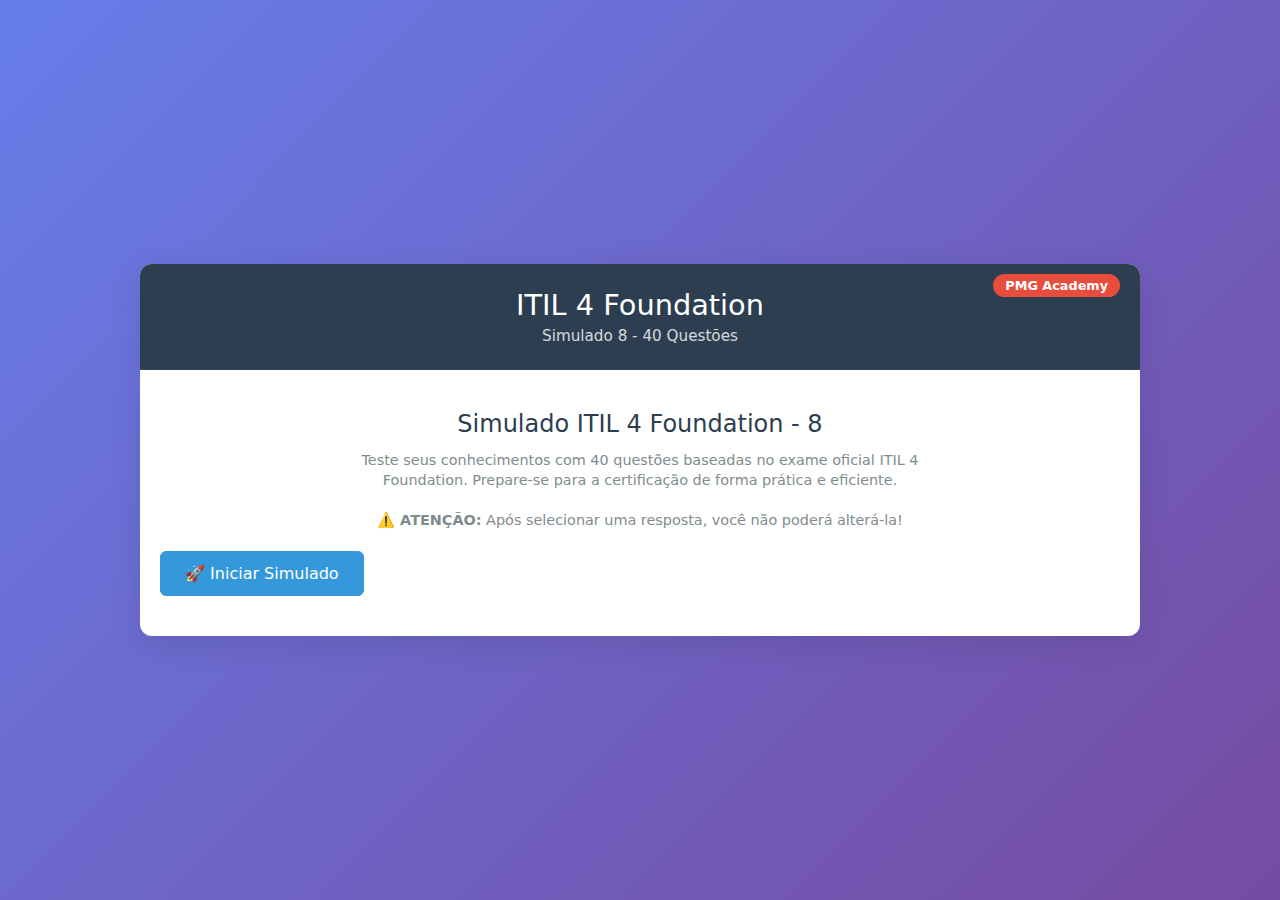
<file: simulado-itil4-08.html>
<!DOCTYPE html>
<html lang="pt-BR">
<head>
    <meta charset="UTF-8">
    <meta name="viewport" content="width=device-width, initial-scale=1.0">
    <title>Simulado 8 – ITIL 4 Foundation – PMG Academy</title>
    <style>
        * {
            margin: 0;
            padding: 0;
            box-sizing: border-box;
            font-family: 'Segoe UI', system-ui, sans-serif;
        }

        body {
            background: linear-gradient(135deg, #667eea 0%, #764ba2 100%);
            min-height: 100vh;
            padding: 10px;
            display: flex;
            justify-content: center;
            align-items: center;
        }

        .container {
            max-width: 1000px;
            width: 100%;
            background: white;
            border-radius: 12px;
            box-shadow: 0 8px 32px rgba(0,0,0,0.1);
            overflow: hidden;
            margin: 10px;
        }

        .header {
            background: #2c3e50;
            color: white;
            padding: 20px 15px;
            text-align: center;
            border-bottom: 1px solid #34495e;
            position: relative;
            min-height: 80px;
            display: flex;
            flex-direction: column;
            justify-content: center;
        }

        .header h1 {
            font-size: 1.4em;
            font-weight: 500;
            margin-bottom: 4px;
            line-height: 1.2;
        }

        .header .subtitle {
            font-size: 0.85em;
            opacity: 0.8;
            line-height: 1.2;
        }

        .academy-badge {
            position: absolute;
            top: 8px;
            right: 10px;
            background: #e74c3c;
            color: white;
            padding: 3px 8px;
            border-radius: 12px;
            font-size: 0.7em;
            font-weight: 600;
            white-space: nowrap;
        }

        .exam-info {
            background: #f8f9fa;
            padding: 12px 15px;
            display: flex;
            justify-content: space-between;
            align-items: center;
            border-bottom: 1px solid #e9ecef;
            flex-wrap: wrap;
            gap: 10px;
        }

        .timer {
            font-size: 1em;
            font-weight: 600;
            color: #e74c3c;
            background: white;
            padding: 5px 10px;
            border-radius: 12px;
            border: 1px solid #e9ecef;
            min-width: 70px;
            text-align: center;
        }

        .progress {
            font-size: 0.9em;
            color: #2c3e50;
            font-weight: 500;
        }

        .content {
            display: grid;
            grid-template-columns: 1fr;
            min-height: 500px;
        }

        .question-section {
            padding: 20px 15px;
            background: white;
            order: 2;
        }

        .question-number {
            color: #3498db;
            font-size: 0.9em;
            font-weight: 600;
            margin-bottom: 8px;
        }

        .question-text {
            font-size: 1em;
            line-height: 1.4;
            color: #2c3e50;
            margin-bottom: 15px;
            padding: 12px;
            background: #f8f9fa;
            border-radius: 6px;
            border-left: 3px solid #3498db;
            white-space: pre-line;
        }

        .options {
            display: flex;
            flex-direction: column;
            gap: 8px;
            margin-bottom: 15px;
        }

        .option {
            padding: 12px;
            border: 1px solid #e0e0e0;
            border-radius: 6px;
            cursor: pointer;
            transition: all 0.2s ease;
            font-size: 0.9em;
            line-height: 1.3;
            display: flex;
            align-items: flex-start;
            background: white;
        }

        .option:hover {
            border-color: #3498db;
            background: #f8fafc;
        }

        .option.selected {
            border-color: #3498db;
            background: #ebf5fb;
        }

        .option.correct {
            border-color: #27ae60;
            background: #f0f9f4;
        }

        .option.incorrect {
            border-color: #e74c3c;
            background: #fef0f0;
        }

        .option.locked {
            cursor: not-allowed;
            opacity: 0.7;
        }

        .option.locked:hover {
            border-color: #e0e0e0;
            background: white;
        }

        .option-label {
            display: inline-block;
            min-width: 22px;
            height: 22px;
            border-radius: 4px;
            background: #3498db;
            color: white;
            text-align: center;
            line-height: 22px;
            margin-right: 10px;
            font-weight: 600;
            font-size: 0.8em;
            flex-shrink: 0;
            margin-top: 1px;
        }

        .option.locked .option-label {
            background: #95a5a6;
        }

        .option-text {
            flex-grow: 1;
            white-space: pre-line;
        }

        .feedback-container {
            margin: 12px 0;
            padding: 10px;
            border-radius: 6px;
            text-align: center;
            font-weight: 600;
            font-size: 0.9em;
            display: none;
        }

        .feedback-correct {
            background: #f0f9f4;
            color: #27ae60;
            border: 1px solid #27ae60;
        }

        .feedback-incorrect {
            background: #fef0f0;
            color: #e74c3c;
            border: 1px solid #e74c3c;
        }

        .controls {
            display: flex;
            flex-direction: column;
            gap: 8px;
        }

        .btn-row {
            display: flex;
            gap: 6px;
            flex-wrap: nowrap;
        }

        .btn {
            padding: 8px 10px;
            border: 1px solid #e0e0e0;
            border-radius: 6px;
            font-size: 0.75em;
            font-weight: 500;
            cursor: pointer;
            transition: all 0.2s ease;
            text-align: center;
            flex: 1;
            background: white;
            min-height: 40px;
            display: flex;
            align-items: center;
            justify-content: center;
            white-space: nowrap;
        }

        .btn:hover:not(:disabled) {
            transform: translateY(-1px);
            box-shadow: 0 2px 8px rgba(0,0,0,0.1);
        }

        .btn:disabled {
            opacity: 0.6;
            cursor: not-allowed;
        }

        .btn-primary {
            background: #3498db;
            color: white;
            border-color: #3498db;
        }

        .btn-success {
            background: #27ae60;
            color: white;
            border-color: #27ae60;
        }

        .btn-secondary {
            background: #95a5a6;
            color: white;
            border-color: #95a5a6;
        }

        .btn-warning {
            background: #f39c12;
            color: white;
            border-color: #f39c12;
        }

        .btn-danger {
            background: #e74c3c;
            color: white;
            border-color: #e74c3c;
        }

        .btn-info {
            background: #17a2b8;
            color: white;
            border-color: #17a2b8;
        }

        .btn-purple {
            background: #9b59b6;
            color: white;
            border-color: #9b59b6;
        }

        .btn-teal {
            background: #1abc9c;
            color: white;
            border-color: #1abc9c;
        }

        .btn-orange {
            background: #e67e22;
            color: white;
            border-color: #e67e22;
        }

        .navigation-section {
            background: #f8f9fa;
            padding: 15px;
            border-bottom: 1px solid #e9ecef;
            order: 1;
        }

        .question-grid {
            display: grid;
            grid-template-columns: repeat(5, 1fr);
            gap: 5px;
            margin-bottom: 15px;
        }

        .grid-item {
            aspect-ratio: 1;
            display: flex;
            align-items: center;
            justify-content: center;
            background: white;
            border: 1px solid #e0e0e0;
            border-radius: 4px;
            cursor: pointer;
            transition: all 0.2s ease;
            font-weight: 500;
            font-size: 0.8em;
            min-height: 35px;
        }

        .grid-item:hover {
            border-color: #3498db;
            background: #f8fafc;
        }

        .grid-item.current {
            background: #3498db;
            color: white;
            border-color: #3498db;
        }

        .grid-item.answered {
            background: #27ae60;
            color: white;
            border-color: #27ae60;
        }

        .grid-item.marked {
            background: #f39c12;
            color: white;
            border-color: #f39c12;
        }

        .grid-item.locked {
            background: #95a5a6;
            color: white;
            border-color: #95a5a6;
            cursor: not-allowed;
        }

        .start-screen {
            padding: 40px 20px;
            text-align: center;
        }

        .start-screen h2 {
            color: #2c3e50;
            margin-bottom: 12px;
            font-size: 1.5em;
            font-weight: 500;
        }

        .start-screen p {
            color: #7f8c8d;
            margin-bottom: 20px;
            font-size: 0.9em;
            line-height: 1.4;
            max-width: 600px;
            margin-left: auto;
            margin-right: auto;
        }

        .results-screen {
            padding: 30px 20px;
            text-align: center;
            display: none;
        }

        .results-screen h2 {
            color: #2c3e50;
            margin-bottom: 15px;
            font-size: 1.5em;
            font-weight: 500;
        }

        .score-display {
            font-size: 2.5em;
            font-weight: 600;
            margin: 15px 0;
            color: #3498db;
        }

        .score-text {
            font-size: 1em;
            margin-bottom: 25px;
            color: #7f8c8d;
            line-height: 1.4;
        }

        .results-controls {
            display: flex;
            gap: 8px;
            justify-content: center;
            flex-wrap: wrap;
        }

        .answers-screen {
            padding: 20px 15px;
            display: none;
            max-height: 400px;
            overflow-y: auto;
        }

        .answers-screen h2 {
            color: #2c3e50;
            margin-bottom: 15px;
            text-align: center;
            font-size: 1.3em;
            font-weight: 500;
        }

        .answer-item {
            margin-bottom: 15px;
            padding: 12px;
            border-radius: 6px;
            background: #f8f9fa;
            border-left: 3px solid #3498db;
        }

        .answer-question {
            font-weight: 500;
            margin-bottom: 6px;
            color: #2c3e50;
            white-space: pre-line;
            font-size: 0.9em;
        }

        .answer-explanation {
            color: #7f8c8d;
            line-height: 1.3;
            margin-top: 6px;
            padding: 6px;
            background: white;
            border-radius: 4px;
            border-left: 2px solid #3498db;
            display: none;
            font-size: 0.85em;
        }

        .explanation-btn {
            background: #3498db;
            color: white;
            border: none;
            padding: 5px 10px;
            border-radius: 4px;
            cursor: pointer;
            margin-top: 6px;
            font-size: 0.8em;
        }

        .explanation-show {
            display: block !important;
        }

        .full-report-btn {
            background: #27ae60;
            color: white;
            border: none;
            padding: 8px 16px;
            border-radius: 6px;
            cursor: pointer;
            margin: 15px auto;
            display: block;
            font-size: 0.9em;
        }

        .back-btn {
            background: #95a5a6;
            color: white;
            border: none;
            padding: 8px 16px;
            border-radius: 6px;
            cursor: pointer;
            margin: 8px;
            font-size: 0.9em;
        }

        .correct-answer {
            color: #27ae60;
            font-weight: 600;
            margin: 4px 0;
            font-size: 0.9em;
        }

        .incorrect-answer {
            color: #e74c3c;
            font-weight: 600;
            margin: 4px 0;
            font-size: 0.9em;
        }

        @media (min-width: 768px) {
            body {
                padding: 20px;
            }
            
            .container {
                margin: 0;
            }
            
            .header {
                padding: 24px;
                min-height: auto;
            }
            
            .header h1 {
                font-size: 1.8em;
            }
            
            .header .subtitle {
                font-size: 0.95em;
            }
            
            .academy-badge {
                top: 10px;
                right: 20px;
                padding: 4px 12px;
                font-size: 0.8em;
            }
            
            .exam-info {
                padding: 16px 24px;
            }
            
            .timer {
                font-size: 1.2em;
                padding: 6px 12px;
            }
            
            .progress {
                font-size: 1em;
            }
            
            .content {
                grid-template-columns: 1fr 250px;
                min-height: 600px;
            }
            
            .question-section {
                padding: 24px;
                order: 1;
            }
            
            .navigation-section {
                border-left: 1px solid #e9ecef;
                border-bottom: none;
                order: 2;
            }
            
            .question-grid {
                grid-template-columns: repeat(8, 1fr);
                gap: 6px;
            }
            
            .grid-item {
                font-size: 0.85em;
            }
            
            .question-text {
                font-size: 1.1em;
            }
            
            .btn {
                font-size: 0.8em;
                padding: 10px 12px;
            }
            
            .btn-row {
                gap: 8px;
            }
        }

        @media (max-width: 480px) {
            .btn-row {
                flex-wrap: wrap;
            }
            
            .btn {
                min-width: calc(25% - 5px);
                font-size: 0.7em;
                padding: 6px 8px;
            }
            
            .header h1 {
                font-size: 1.2em;
            }
            
            .header .subtitle {
                font-size: 0.8em;
            }
            
            .academy-badge {
                font-size: 0.65em;
                padding: 2px 6px;
            }
        }

        @media (max-width: 360px) {
            .btn {
                font-size: 0.65em;
                padding: 5px 6px;
            }
            
            .question-text {
                font-size: 0.9em;
                padding: 10px;
            }
            
            .option {
                padding: 10px;
                font-size: 0.85em;
            }
        }
    </style>
</head>
<body>
    <div class="container">
        <div class="header">
            <div class="academy-badge">PMG Academy</div>
            <h1>ITIL 4 Foundation</h1>
            <div class="subtitle">Simulado 8 - 40 Questões</div>
        </div>

        <!-- Tela de Início -->
        <div class="start-screen" id="start-screen">
            <h2>Simulado ITIL 4 Foundation - 8</h2>
            <p>Teste seus conhecimentos com 40 questões baseadas no exame oficial ITIL 4 Foundation. Prepare-se para a certificação de forma prática e eficiente.</p>
            <p><strong>⚠️ ATENÇÃO:</strong> Após selecionar uma resposta, você não poderá alterá-la!</p>
            <button class="btn btn-primary" id="start-btn" style="padding: 12px 24px; font-size: 1em; margin-top: 10px;">
                🚀 Iniciar Simulado
            </button>
        </div>

        <!-- Área do Questionário -->
        <div id="exam-area" style="display: none;">
            <div class="exam-info">
                <div class="progress">Questão <span id="current-question">1</span> de <span id="total-questions">40</span></div>
                <div class="timer" id="timer">60:00</div>
            </div>

            <div class="content">
                <div class="question-section">
                    <div class="question-number" id="question-number">Questão 1</div>
                    <div class="question-text" id="question-text"></div>
                    
                    <div class="options" id="options-container"></div>
                    
                    <div class="feedback-container" id="feedback"></div>

                    <div class="controls">
                        <div class="btn-row">
                            <button class="btn btn-secondary" id="prev-btn">
                                ⬅️ Anterior
                            </button>
                            <button class="btn btn-warning" id="mark-btn">
                                📌 Marcar
                            </button>
                            <button class="btn btn-info" id="explanation-btn">
                                💡 Explicação
                            </button>
                            <button class="btn btn-primary" id="next-btn">
                                Próxima ➡️
                            </button>
                        </div>
                        <div class="btn-row" id="finish-btn-row" style="display: none;">
                            <button class="btn btn-success" id="finish-btn" style="flex: 1;">
                                ✅ Finalizar Simulado
                            </button>
                        </div>
                    </div>
                </div>

                <div class="navigation-section">
                    <div class="question-grid" id="question-grid"></div>
                    <button class="btn btn-danger" id="reset-btn" style="margin-top: 10px;">
                        🔄 Reiniciar
                    </button>
                </div>
            </div>
        </div>

        <!-- Tela de Resultados -->
        <div class="results-screen" id="results-screen">
            <h2>Simulado Finalizado 🎉</h2>
            <div class="score-display" id="score-display">0/40</div>
            <div class="score-text" id="score-text"></div>
            <div class="results-controls">
                <button class="btn btn-purple" id="review-btn">
                    📊 Ver Relatório
                </button>
                <button class="btn btn-teal" id="restart-btn">
                    🔄 Novo Simulado
                </button>
                <button class="btn btn-orange" id="full-report-btn">
                    📋 Relatório Completo
                </button>
            </div>
        </div>

        <!-- Tela de Respostas -->
        <div class="answers-screen" id="answers-screen">
            <h2>📋 Relatório de Questões</h2>
            <div id="answers-container"></div>
            <div style="text-align: center; margin-top: 15px;">
                <button class="btn btn-secondary" id="back-to-results">
                    ⬅️ Voltar
                </button>
            </div>
        </div>
    </div>

    <script>
        // Array com as 40 questões do Simulado 8 (corrigidas)
        const questions = [
            {
                number: 1,
                text: `Sistemas inteligentes de telefonia, com integração telefone-computador, unidade de resposta audível e distribuição automática de chamadas são tecnologias requeridas, especialmente, para que tipo de central de serviço?`,
                options: [
                    "virtual",
                    "centralizada",
                    "autosserviço",
                    "automatizada"
                ],
                correct: 1, // Corrigido para B
                explanation: `✅ RESPOSTA CORRETA: B (centralizada)\n\nSistemas inteligentes de telefonia com integração telefone-computador, unidade de resposta audível e distribuição automática de chamadas são características de centrais de serviço centralizadas, que operam em um local físico único com equipe concentrada.\n\n🚫 POR QUE AS OUTRAS ESTÃO ERRADAS:\n• A: Virtual → Equipes distribuídas geograficamente\n• C: Autosserviço → Portal online para usuários\n• D: Automatizada → Enfoca automação, mas não especificamente essas tecnologias telefônicas`
            },
            {
                number: 2,
                text: `Qual é o propósito da prática de Gerenciamento de Nível de Serviço?`,
                options: [
                    "Garantir que a disponibilidade e o desempenho de um serviço sejam mantidos em nível suficiente, em caso de desastre",
                    "Reduzir a probabilidade e o impacto de incidentes, pela identificação das causas reais e potenciais dos incidentes, e manejando soluções de contorno e erros conhecidos",
                    "Minimizar o impacto negativo dos incidentes pela restauração do serviço à operação normal o mais breve possível",
                    "Estabelecer metas claras para o desempenho do serviço, baseadas no negócio, de forma que a entrega do serviço possa ser adequadamente avaliada, monitorada e gerenciada com relação a essas metas"
                ],
                correct: 3,
                explanation: `✅ RESPOSTA CORRETA: D\n\nO propósito do Gerenciamento de Nível de Serviço é estabelecer metas de desempenho baseadas no negócio e garantir que a entrega seja monitorada e gerenciada em relação a essas metas.\n\n🚫 POR QUE AS OUTRAS ESTÃO ERRADAS:\n• A: Propósito do Gerenciamento de Continuidade de Serviço\n• B: Propósito do Gerenciamento de Problema\n• C: Propósito do Gerenciamento de Incidente`
            },
            {
                number: 3,
                text: `Qual alternativa sobre mudanças NÃO é verdadeira?`,
                options: [
                    "Modelos de mudança determinam os papéis para avaliação e autorização",
                    "Mudanças normais, usualmente, são de alto risco e grande impacto",
                    "Uma mudança normal é iniciada por uma requisição de mudança, manual ou automatizada",
                    "Mudanças padrão com frequência, são iniciadas como requisições de serviço"
                ],
                correct: 1,
                explanation: `✅ RESPOSTA CORRETA: B\n\nMudanças normais NÃO são usualmente de alto risco e grande impacto. São mudanças que exigem avaliação e autorização padrão, mas não são necessariamente de alto risco.\n\n🚫 POR QUE AS OUTRAS ESTÃO CORRETAS:\n• A: Modelos definem papéis para avaliação/autorização\n• C: Mudanças normais são iniciadas por requisições\n• D: Mudanças padrão frequentemente começam como requisições`
            },
            {
                number: 4,
                text: `Qual alternativa identifica algumas questões muito importantes relacionadas à informação?\n1. Quais informações são gerenciadas pelos serviços?\n2. Quais informações e conhecimento de suporte são necessários para fornecer e gerenciar os serviços?\n3. Quais informações continuarão viáveis em um futuro previsível?\n4. Como os ativos de informação e conhecimento serão protegidos, gerenciados, arquivados e descartados?`,
                options: [
                    "1, 2 e 3",
                    "2, 3 e 4",
                    "1, 2 e 4",
                    "1, 3 e 4"
                ],
                correct: 2,
                explanation: `✅ RESPOSTA CORRETA: C (1, 2 e 4)\n\nAs questões importantes sobre informação incluem:\n• 1: Informações gerenciadas pelos serviços\n• 2: Informações de suporte necessárias\n• 4: Proteção, gestão e descarte de ativos de informação\n\n🚫 POR QUE A OUTRA ESTÁ ERRADA:\n• 3: Viabilidade futura é importante, mas não é uma das questões principais listadas`
            },
            {
                number: 5,
                text: `Qual alternativa apresenta o que pode ser incluído como requisição de serviço?\n1. solicitação de um telefone celular\n2. informação de como gerar um documento\n3. solicitação de um servidor virtual para uma equipe de desenvolvimento\n4. reclamações sobre erros na nova interface liberada para uso`,
                options: [
                    "1, 2 e 3",
                    "1, 2 e 4",
                    "2, 3 e 4",
                    "1, 3 e 4"
                ],
                correct: 0,
                explanation: `✅ RESPOSTA CORRETA: A (1, 2 e 3)\n\nRequisições de serviço incluem:\n• 1: Solicitação de hardware (telefone)\n• 2: Solicitação de informação/procedimento\n• 3: Solicitação de recurso (servidor virtual)\n\n🚫 POR QUE A OUTRA ESTÁ ERRADA:\n• 4: Reclamações sobre erros são incidentes, não requisições`
            },
            {
                number: 6,
                text: `Qual conceito pode ser definido como "Abordagem reproduzível para tratar um tipo particular de mudança"?`,
                options: [
                    "Calendário de mudança",
                    "Autoridade de mudança",
                    "Modelo de mudança",
                    "Mudança normal"
                ],
                correct: 2,
                explanation: `✅ RESPOSTA CORRETA: C (Modelo de mudança)\n\nModelo de mudança é uma abordagem pré-definida e reproduzível para tratar um tipo específico de mudança de forma padronizada.\n\n🚫 POR QUE AS OUTRAS ESTÃO ERRADAS:\n• A: Calendário agenda mudanças\n• B: Autoridade aprova mudanças\n• D: Tipo de mudança que requer avaliação padrão`
            },
            {
                number: 7,
                text: `Os princípios orientadores "progredir iterativamente com feedback" e "manter de forma simples e prática" estão alinhados, de forma mais eloquente, a qual dos conceitos do Manifesto Ágil?`,
                options: [
                    "Indivíduos e interações ao invés de processos e ferramentas",
                    "Software funcionando ao invés de documentação abrangente",
                    "Resposta à mudança ao invés de seguimento de um plano",
                    "Colaboração do cliente ao invés de negociação de contrato"
                ],
                correct: 2, // Corrigido para C
                explanation: `✅ RESPOSTA CORRETA: C (Resposta à mudança ao invés de seguimento de um plano)\n\nEste conceito do Manifesto Ágil alinha-se perfeitamente com:\n• "Progredir iterativamente com feedback" → Adaptar-se às mudanças\n• "Manter de forma simples e prática" → Não seguir planos rígidos quando há mudanças\n\n🚫 POR QUE AS OUTRAS ESTÃO ERRADAS:\n• A: Relaciona-se a colaboração e pessoas\n• B: Relaciona-se a entregas funcionais\n• D: Relaciona-se a parceria com cliente`
            },
            {
                number: 8,
                text: `Quando um provedor assegura que um serviço é seguro e que se manterá disponível o suficiente para que os clientes e usuários usufruam das suas funcionalidades, a qual componente do valor ele se refere?`,
                options: [
                    "Utilidade",
                    "Provisão",
                    "Garantia",
                    "Consumo"
                ],
                correct: 2,
                explanation: `✅ RESPOSTA CORRETA: C (Garantia)\n\nGarantia refere-se aos aspectos de confiabilidade, disponibilidade, segurança e continuidade do serviço - exatamente o que está sendo assegurado.\n\n🚫 POR QUE AS OUTRAS ESTÃO ERRADAS:\n• A: Utilidade é o "o que" o serviço faz\n• B: Provisão não é um componente oficial\n• D: Consumo é o uso do serviço`
            },
            {
                number: 9,
                text: `O modelo conhecido como integração e gerenciamento de serviço (service integration and management – SIAM) está relacionado a qual das quatro dimensões?`,
                options: [
                    "Organizações e pessoas",
                    "Fluxos de valor e processos",
                    "Informação e tecnologia",
                    "Parceiros e fornecedores"
                ],
                correct: 3,
                explanation: `✅ RESPOSTA CORRETA: D (Parceiros e fornecedores)\n\nSIAM (Service Integration and Management) é um modelo relacionado à dimensão "Parceiros e fornecedores", focando na integração de múltiplos provedores de serviços.\n\n🚫 POR QUE AS OUTRAS ESTÃO ERRADAS:\n• A, B, C: São outras dimensões do SVS`
            },
            {
                number: 10,
                text: `Quais são as atividades envolvidas na fase "controle de erro" dentro da prática de gerenciamento de problema?\n1. identificação de potenciais soluções\n2. reavaliação regular da situação dos erros conhecidos ainda não resolvidos\n3. priorização dos problemas\n4. geração de uma requisição de mudança, se justificável`,
                options: [
                    "1, 2 e 3",
                    "1, 2 e 4",
                    "2, 3 e 4",
                    "1, 3 e 4"
                ],
                correct: 1,
                explanation: `✅ RESPOSTA CORRETA: B (1, 2 e 4)\n\nAtividades do controle de erro:\n• 1: Identificar soluções potenciais\n• 2: Reavaliar erros conhecidos pendentes\n• 4: Gerar RFC para correções\n\n🚫 POR QUE A OUTRA ESTÁ ERRADA:\n• 3: Priorização é atividade do controle de problema, não específica de controle de erro`
            },
            {
                number: 11,
                text: `Qual alternativa contém as palavras que completam a sentença: "Para executar uma certa tarefa as organizações criam fluxos de valor que combinam [?], cada um deles designado para um determinado cenário"?`,
                options: [
                    "processos e princípios orientadores",
                    "indicadores e métricas",
                    "atividades e práticas",
                    "entradas e saídas"
                ],
                correct: 2,
                explanation: `✅ RESPOSTA CORRETA: C (atividades e práticas)\n\nFluxos de valor combinam atividades (da cadeia de valor) e práticas (disciplinas especializadas) para cenários específicos.\n\n🚫 POR QUE AS OUTRAS ESTÃO ERRADAS:\n• A: Princípios orientam, não são combinados\n• B: Indicadores medem, não são componentes\n• D: Entradas/saídas são elementos, não combinados`
            },
            {
                number: 12,
                text: `Ao considerar o uso de uma tecnologia no planejamento, projeto, transição ou operação de um produto ou serviço, devem ser feitos alguns questionamentos. Qual alternativa, usualmente, NÃO representa um desse questionamentos?`,
                options: [
                    "Esta tecnologia pode estabelecer uma nova estrutura de papéis e responsabilidades?",
                    "Esta tecnologia causa algum problema regulatório ou de conformidade?",
                    "Esta tecnologia continuará viável em um futuro previsível?",
                    "Esta tecnologia introduz novos riscos ou restrições para a organização?"
                ],
                correct: 0,
                explanation: `✅ RESPOSTA CORRETA: A\n\nA mudança de estrutura de papéis e responsabilidades não é um questionamento típico ao avaliar tecnologia, mas sim uma consequência possível.\n\n🚫 POR QUE AS OUTRAS ESTÃO CORRETAS:\n• B, C, D: São questionamentos válidos sobre tecnologia`
            },
            {
                number: 13,
                text: `Qual alternativa representa o propósito da atividade da cadeia de valor "melhorar"?`,
                options: [
                    "Garantir um entendimento compartilhado da visão e da situação atual",
                    "Garantir o constante aperfeiçoamento de produtos, serviços e práticas ao longo de todas as atividades da cadeia de valor",
                    "Prover uma boa compreensão das necessidades e bom relacionamento com todas as partes interessadas",
                    "Garantir que produtos e serviços, continuamente, atendam às expectativas das partes interessadas, relacionadas a qualidade, custos e tempo de mercado"
                ],
                correct: 1,
                explanation: `✅ RESPOSTA CORRETA: B\n\nPropósito de "Melhorar": garantir aperfeiçoamento contínuo de produtos, serviços e práticas em toda a cadeia de valor.\n\n🚫 POR QUE AS OUTRAS ESTÃO ERRADAS:\n• A: Propósito de "Planejar"\n• C: Propósito de "Engajar"\n• D: Conceito geral de valor, não propósito específico`
            },
            {
                number: 14,
                text: `Qual alternativa indica duas das recomendações para aplicação do princípio orientador "foco no valor"?\n1. Comunicação de uma forma que o público-alvo possa entender\n2. Compreensão do todo, mas com ação\n3. Saber como os consumidores utilizam cada serviço\n4. Incluir o foco no valor em cada etapa de qualquer iniciativa de melhoria`,
                options: [
                    "1 e 2",
                    "3 e 4",
                    "1 e 4",
                    "2 e 3"
                ],
                correct: 1,
                explanation: `✅ RESPOSTA CORRETA: B (3 e 4)\n\nRecomendações para "foco no valor":\n• 3: Saber como os consumidores usam os serviços\n• 4: Incluir foco no valor em todas as etapas\n\n🚫 POR QUE AS OUTRAS ESTÃO ERRADAS:\n• 1: Relaciona-se a comunicação eficaz\n• 2: Relaciona-se a pensar holisticamente`
            },
            {
                number: 15,
                text: `Qual prática tem como propósito "observar, sistematicamente, serviços e componentes de serviço, e registrar e reportar mudanças de estado específicos identificados como eventos"?`,
                options: [
                    "Gerenciamento de configuração de serviço",
                    "Gerenciamento de monitoração e evento",
                    "Gerenciamento de incidente",
                    "Gerenciamento de ativo de TI"
                ],
                correct: 1,
                explanation: `✅ RESPOSTA CORRETA: B (Gerenciamento de monitoração e evento)\n\nEsta é a definição exata do propósito do Gerenciamento de Monitoração e Evento.\n\n🚫 POR QUE AS OUTRAS ESTÃO ERRADAS:\n• A: Gerencia configuração de ICs\n• C: Foca na restauração de serviços\n• D: Gerencia ativos de TI`
            },
            {
                number: 16,
                text: `Qual atividade da cadeia de valor está relacionada com a disponibilização de componentes de serviço quando e onde forem necessários?`,
                options: [
                    "Desenho e transição",
                    "Obtenção/construção",
                    "Planejar",
                    "Melhorar"
                ],
                correct: 1,
                explanation: `✅ RESPOSTA CORRETA: B (Obtenção/construção)\n\n"Obtenção/construção" é responsável por disponibilizar componentes de serviço quando e onde necessários.\n\n🚫 POR QUE AS OUTRAS ESTÃO ERRADAS:\n• A: Desenho e transição desenvolve serviços\n• C: Planejar estabelece direção\n• D: Melhorar foca em aperfeiçoamento`
            },
            {
                number: 17,
                text: `Qual alternativa melhor descreve um incidente grave?`,
                options: [
                    "Incidente envolve fornecedores externos na sua resolução",
                    "Incidente que exige envolvimento muitas partes interessadas diferentes, trabalhando juntas",
                    "Incidente com impacto significativo no negócio, que requer resolução imediata e coordenada",
                    "Incidentes que exigem muitos recursos para sua resolução"
                ],
                correct: 2,
                explanation: `✅ RESPOSTA CORRETA: C\n\nIncidente grave: impacto significativo no negócio que requer resolução imediata e coordenada (geralmente classificados como P1/P2).\n\n🚫 POR QUE AS OUTRAS ESTÃO ERRADAS:\n• A: Envolvimento externo não define gravidade\n• B: Múltiplas partes interessadas podem ocorrer em vários incidentes\n• D: Recursos necessários variam`
            },
            {
                number: 18,
                text: `Por que a prática de gerenciamento de incidente pode ter um enorme impacto na satisfação, e de como o cliente e o usuário percebem o provedor de serviço?`,
                options: [
                    "Porque a prática atua de forma muito próxima aos que utilizam os serviços para atingir seus próprios resultados",
                    "Porque são os usuários e clientes que definem as metas de nível de serviço relacionadas aos incidentes",
                    "Porque os incidentes são priorizados com base em critérios acordados com os usuários",
                    "Porque as ferramentas de colaboração entre as equipes de TI e os usuários exercem um papel primordial nesta prática"
                ],
                correct: 0,
                explanation: `✅ RESPOSTA CORRETA: A\n\nO Gerenciamento de Incidente impacta diretamente a satisfação porque lida com interrupções que afetam usuários e clientes em sua busca por resultados.\n\n🚫 POR QUE AS OUTRAS ESTÃO ERRADAS:\n• B, C, D: São aspectos importantes, mas não explicam o impacto principal na satisfação`
            },
            {
                number: 19,
                text: `Qual alternativa está relacionada com a definição: "colaboração entre provedor e consumidor de serviço"?`,
                options: [
                    "Ofertas de serviço",
                    "Relações de serviço",
                    "Utilidade de serviço",
                    "Suporte ao serviço"
                ],
                correct: 1,
                explanation: `✅ RESPOSTA CORRETA: B (Relações de serviço)\n\nRelações de serviço referem-se à colaboração e interações entre provedor e consumidor.\n\n🚫 POR QUE AS OUTRAS ESTÃO ERRADAS:\n• A: Ofertas descrevem serviços disponíveis\n• C: Utilidade é o benefício do serviço\n• D: Suporte é parte da entrega`
            },
            {
                number: 20,
                text: `Qual prática tem como propósito "proteger a informação necessária para a organização conduzir seus negócios"?`,
                options: [
                    "Melhoria contínua",
                    "Gerenciamento de disponibilidade",
                    "Gerenciamento de relacionamento",
                    "Gerenciamento de segurança da informação"
                ],
                correct: 3,
                explanation: `✅ RESPOSTA CORRETA: D (Gerenciamento de segurança da informação)\n\nEsta é a definição do propósito do Gerenciamento de Segurança da Informação.\n\n🚫 POR QUE AS OUTRAS ESTÃO ERRADAS:\n• A: Foca em aperfeiçoamento\n• B: Foca em disponibilidade\n• C: Foca em relacionamentos`
            },
            {
                number: 21,
                text: `Qual é o principal foco da etapa "Como mantemos o impulso?" no modelo de melhoria contínua?`,
                options: [
                    "Avaliar métricas e indicadores e garantir que o andamento e a relevância da iniciativa sejam checados e confirmados",
                    "Definir o plano de melhoria para enfrentar os desafios",
                    "Reforçar os novos métodos de trabalho e capitalizar os êxitos",
                    "Mapear e avaliar a situação atual de forma abrangente"
                ],
                correct: 2,
                explanation: `✅ RESPOSTA CORRETA: C\n\n"Como mantemos o impulso?" foca em reforçar novos métodos e capitalizar sucessos para sustentar melhorias.\n\n🚫 POR QUE AS OUTRAS ESTÃO ERRADAS:\n• A: Foco de "Nós chegamos lá?"\n• B: Foco de "Como chegamos lá?"\n• D: Foco de "Onde estamos?"`
            },
            {
                number: 22,
                text: `A "descrição de um ou mais serviços projetados para atender às necessidades de um grupo alvo de consumidores" é a definição de ...?`,
                options: [
                    "Valor",
                    "Resultado",
                    "Oferta de serviço",
                    "Garantia"
                ],
                correct: 2,
                explanation: `✅ RESPOSTA CORRETA: C (Oferta de serviço)\n\nOferta de serviço é exatamente a descrição de serviços projetados para atender necessidades de consumidores-alvo.\n\n🚫 POR QUE AS OUTRAS ESTÃO ERRADAS:\n• A: Valor é o benefício percebido\n• B: Resultado é o efeito alcançado\n• D: Garantia são aspectos de confiabilidade`
            },
            {
                number: 23,
                text: `Qual é o principal foco da etapa "agir" no modelo de melhoria contínua?`,
                options: [
                    "Avaliar métricas e indicadores e garantir que o andamento e a relevância da iniciativa sejam checados e confirmados",
                    "Executar as ações de melhoria planejadas",
                    "Reforçar os novos métodos de trabalho e capitalizar os êxitos",
                    "Mapear e avaliar a situação atual de forma abrangente"
                ],
                correct: 1,
                explanation: `✅ RESPOSTA CORRETA: B\n\n"Agir" foca na execução das ações de melhoria planejadas (parte do ciclo PDCA/PDSA).\n\n🚫 POR QUE AS OUTRAS ESTÃO ERRADAS:\n• A: Foco de "Verificar/Checar"\n• C: Foco de "Como mantemos o impulso?"\n• D: Foco de "Onde estamos?"`
            },
            {
                number: 24,
                text: `Identifique as palavras que faltam na afirmação: A tentativa de resolver todo tipo de exceção pode levar a muitas complicações, e deve ser evitada. A melhor alternativa é a criação de [?] que possam ser usados para lidar com as exceções em geral.`,
                options: [
                    "processos e práticas",
                    "critérios e regras",
                    "papéis e responsabilidades",
                    "competências e conhecimentos"
                ],
                correct: 1,
                explanation: `✅ RESPOSTA CORRETA: B (critérios e regras)\n\nA criação de critérios e regras claros permite lidar com exceções de forma padronizada e eficiente.\n\n🚫 POR QUE AS OUTRAS ESTÃO ERRADAS:\n• A, C, D: São importantes, mas não são a melhor alternativa para lidar com exceções de forma geral`
            },
            {
                number: 25,
                text: `Qual é o propósito da prática de Central de Serviço?`,
                options: [
                    "Garantir que a disponibilidade e o desempenho de um serviço sejam mantidos em nível suficiente, em caso de desastre",
                    "Reduzir a probabilidade e o impacto de incidentes, pela identificação das causas reais e potenciais dos incidentes",
                    "Minimizar o impacto negativo dos incidentes pela restauração do serviço à operação normal o mais breve possível",
                    "Capturar as demandas por resolução de incidente e servir como ponto único de contato para os usuários"
                ],
                correct: 3,
                explanation: `✅ RESPOSTA CORRETA: D\n\nPropósito da Central de Serviço: capturar demandas e servir como ponto único de contato (SPOC) para usuários.\n\n🚫 POR QUE AS OUTRAS ESTÃO ERRADAS:\n• A: Propósito da Continuidade de Serviço\n• B: Propósito do Gerenciamento de Problema\n• C: Propósito do Gerenciamento de Incidente`
            },
            {
                number: 26,
                text: `Qual dos elementos descritos no Sistema de Valor do Serviço (SVS) é definido como: "A atividade organizacional recorrente, realizada em todos os níveis, para garantir que o desempenho de uma organização atenda continuamente às expectativas das partes interessadas"?`,
                options: [
                    "Princípios orientadores",
                    "Cadeia de valor de serviço",
                    "Melhoria contínua",
                    "Práticas"
                ],
                correct: 2,
                explanation: `✅ RESPOSTA CORRETA: C (Melhoria contínua)\n\nEsta é a definição exata da Melhoria Contínua no contexto do SVS.\n\n🚫 POR QUE AS OUTRAS ESTÃO ERRADAS:\n• A: Princípios orientam decisões\n• B: Cadeia de valor é o conjunto de atividades\n• D: Práticas são conjuntos de recursos`
            },
            {
                number: 27,
                text: `Qual é a definição de autoridade de mudança?`,
                options: [
                    "Pessoa ou grupo responsável pela autorização de uma mudança",
                    "Equipe responsável pela aprovação de modelos de mudança",
                    "Comitê formado por gerentes de negócio para avaliação da necessidade de uma mudança",
                    "Pessoa ou grupo responsável pela autorização do calendário de mudança"
                ],
                correct: 0,
                explanation: `✅ RESPOSTA CORRETA: A\n\nAutoridade de mudança: pessoa ou grupo responsável por autorizar mudanças.\n\n🚫 POR QUE AS OUTRAS ESTÃO ERRADAS:\n• B, C, D: São definições incorretas ou parciais`
            },
            {
                number: 28,
                text: `Qual prática tem como propósito "alinhar as práticas e serviços da organização com as necessidades do negócio, em constante mutação, através da identificação e aperfeiçoamento contínuos de serviços, componentes de serviço, práticas e outros"?`,
                options: [
                    "Melhoria Contínua",
                    "Gerenciamento de Disponibilidade",
                    "Gerenciamento de Relacionamento",
                    "Gerenciamento de Monitoração e Evento"
                ],
                correct: 0,
                explanation: `✅ RESPOSTA CORRETA: A (Melhoria Contínua)\n\nEsta é a definição do propósito da prática de Melhoria Contínua.\n\n🚫 POR QUE AS OUTRAS ESTÃO ERRADAS:\n• B: Foca em disponibilidade de serviços\n• C: Foca em relacionamentos\n• D: Foca em monitoração`
            },
            {
                number: 29,
                text: `Qual alternativa indica as afirmações verdadeiras?\n1. O desenvolvimento ágil inclui apresentação visual e reuniões diárias rápidas\n2. O desenvolvimento ágil fornece os benefícios esperados se todas as fases da vida do serviço também utilizarem métodos ágeis\n3. A execução de Agile sem ITIL pode resultar em custos mais altos ao longo do tempo`,
                options: [
                    "1 e 2",
                    "2 e 3",
                    "1 e 3",
                    "1, 2 e 3"
                ],
                correct: 3,
                explanation: `✅ RESPOSTA CORRETA: D (1, 2 e 3)\n\nTodas as afirmações são verdadeiras:\n• 1: Agile inclui visuais e reuniões diárias\n• 2: Benefícios completos requerem Agile em todas as fases\n• 3: Agile sem governança (ITIL) pode aumentar custos\n\nTodas as afirmações estão corretas sobre a integração Agile-ITIL.`
            },
            {
                number: 30,
                text: `Muitas vezes, um provedor considera penoso interagir com o cliente de forma frequente. Da mesma forma, certos clientes podem achar que, uma vez tendo declarado seus requisitos, não há motivo de perder tempo para interagir com o provedor. Esta situação está relacionada aos problemas enfrentados na aplicação de qual princípio?`,
                options: [
                    "Colaborar e promover visibilidade",
                    "Foco no valor",
                    "Começar de onde você está",
                    "Progredir iterativamente com feedback"
                ],
                correct: 0,
                explanation: `✅ RESPOSTA CORRETA: A (Colaborar e promover visibilidade)\n\nEsta situação descreve resistência à colaboração frequente, que é exatamente o desafio em aplicar "Colaborar e promover visibilidade".\n\n🚫 POR QUE AS OUTRAS ESTÃO ERRADAS:\n• B, C, D: São outros princípios com desafios diferentes`
            },
            {
                number: 31,
                text: `Qual alternativa melhor descreve a contribuição da prática de gerenciamento de problema na atividade "Entrega e suporte" da cadeia de valor de serviço?`,
                options: [
                    "Suporte é a área principal de foco do gerenciamento de problema",
                    "Problemas de impacto significativo nos serviços são visíveis aos clientes e usuários",
                    "O gerenciamento de problema fornece informação que ajuda a melhorar a rotina de testes e transferência de conhecimento",
                    "O gerenciamento de problema previne a recorrência e facilita a resolução de incidentes em tempo hábil"
                ],
                correct: 3,
                explanation: `✅ RESPOSTA CORRETA: D\n\nContribuição para "Entrega e suporte": previne recorrência de incidentes e facilita resolução rápida através de erros conhecidos e soluções de contorno.\n\n🚫 POR QUE AS OUTRAS ESTÃO ERRADAS:\n• A: Foco principal é identificar causas raiz\n• B: É uma observação, não uma contribuição específica\n• C: Contribuição para "Desenho e transição" ou "Melhorar"`
            },
            {
    number: 32,
    text: `Qual alternativa apresenta práticas ou disciplinas mais relevantes para o gerenciamento de problema?`,
    options: [
        "gerenciamento de risco, gerenciamento de incidente, gerenciamento de conhecimento e gerenciamento de requisição de serviço",
        "gerenciamento de risco, gerenciamento de incidente, gerenciamento de conhecimento e habilitação de mudança",
        "gerenciamento de nível de serviço, gerenciamento de incidente, gerenciamento de conhecimento e habilitação de mudança",
        "gerenciamento de nível de serviço, gerenciamento de incidente, gerenciamento de conhecimento e gerenciamento de requisição de serviço"
    ],
    correct: 1, // Alterado para 1 (B)
    explanation: `✅ RESPOSTA CORRETA: B\n\nPráticas mais relevantes para Gerenciamento de Problema:\n• Gerenciamento de Risco (para avaliar riscos dos problemas)\n• Gerenciamento de Incidente (para dados de incidentes relacionados)\n• Gerenciamento de Conhecimento (para registrar erros conhecidos)\n• Habilitação de Mudança (para implementar soluções/correções)\n\n🚫 POR QUE AS OUTRAS ESTÃO ERRADAS:\n• A: Gerenciamento de requisição de serviço não é tão relevante\n• C: Gerenciamento de nível de serviço é menos direto\n• D: Combinação menos adequada`
},
            {
                number: 33,
                text: `Por que fornecedores internos e externos colaborariam entre si?`,
                options: [
                    "para revisar processos e identificar oportunidades de otimização e automação",
                    "para definir requisitos e soluções para problemas do provedor",
                    "para garantir que, o que está sendo desenvolvido possa ser transitado, testado e operado de forma eficiente e eficaz",
                    "criar um entendimento compartilhado de suas questões de negócio"
                ],
                correct: 0, // Corrigido para A
                explanation: `✅ RESPOSTA CORRETA: A\n\nFornecedores colaboram principalmente para revisar processos e identificar oportunidades de otimização e automação, visando melhorias contínuas e eficiência operacional.\n\n🚫 POR QUE AS OUTRAS ESTÃO ERRADAS:\n• B: É mais específico para problemas pontuais\n• C: Foco em desenvolvimento específico\n• D: É um benefício, não a razão principal`
            },
            {
                number: 34,
                text: `Qual alternativa representa o propósito da atividade da cadeia de valor "obtenção/construção"?`,
                options: [
                    "Garantir que os componentes de serviço estejam disponíveis, quando e onde necessário, e que atendam às especificações acordadas",
                    "Garantir que os serviços sejam entregues e suportados de acordo com as especificações e expectativas das partes interessadas",
                    "Garantir que produtos e serviços, continuamente, atendam às expectativas das partes interessadas, relacionadas a qualidade, custos e tempo de mercado",
                    "Prover uma boa compreensão das necessidades e bom relacionamento com todas as partes interessadas"
                ],
                correct: 0,
                explanation: `✅ RESPOSTA CORRETA: A\n\nPropósito de "Obtenção/construção": disponibilizar componentes de serviço conforme necessário e de acordo com especificações.\n\n🚫 POR QUE AS OUTRAS ESTÃO ERRADAS:\n• B: Propósito de "Entrega e suporte"\n• C: Conceito geral de valor\n• D: Propósito de "Engajar"`
            },
            {
                number: 35,
                text: `Identifique as palavras que faltam na definição: "Cliente: pessoa que define os requisitos de um serviço e assume a responsabilidade [?] consumo do serviço".`,
                options: [
                    "pelos resultados provenientes do",
                    "pela aprovação do orçamento para o",
                    "pelos componentes relacionados ao",
                    "pelo preço cobrado pelo"
                ],
                correct: 0,
                explanation: `✅ RESPOSTA CORRETA: A (pelos resultados provenientes do)\n\nCliente assume responsabilidade pelos resultados do consumo do serviço (outcomes).\n\n🚫 POR QUE AS OUTRAS ESTÃO ERRADAS:\n• B, C, D: São responsabilidades específicas, mas não a definição completa`
            },
            {
                number: 36,
                text: `Qual prática tem como propósito "estabelecer e estimular as ligações entre a organização e suas partes interessadas em nível estratégico e tático"?`,
                options: [
                    "Gerenciamento de fornecedor",
                    "Gerenciamento de nível de serviço",
                    "Gerenciamento de relacionamento",
                    "Melhoria contínua"
                ],
                correct: 2,
                explanation: `✅ RESPOSTA CORRETA: C (Gerenciamento de relacionamento)\n\nEsta é a definição do propósito do Gerenciamento de Relacionamento.\n\n🚫 POR QUE AS OUTRAS ESTÃO ERRADAS:\n• A: Gerencia fornecedores específicos\n• B: Estabelece metas de desempenho\n• D: Foca em aperfeiçoamento`
            },
            {
                number: 37,
                text: `O exemplo de "um treinamento EAD, que pode ser oferecido como uma versão gratuita limitada, ou como uma versão completa remunerada", pode ser um exemplo de ...?`,
                options: [
                    "Valor de serviço",
                    "Oferta de serviço",
                    "Utilidade de serviço",
                    "Custo de serviço"
                ],
                correct: 1,
                explanation: `✅ RESPOSTA CORRETA: B (Oferta de serviço)\n\nDiferentes versões (gratuita/remunerada) representam diferentes ofertas de serviço do mesmo serviço base.\n\n🚫 POR QUE AS OUTRAS ESTÃO ERRADAS:\n• A: Valor é o benefício percebido\n• C: Utilidade é a funcionalidade\n• D: Custo é o gasto envolvido`
            },
            {
                number: 38,
                text: `Qual alternativa corresponde à definição "Acordo documentado entre um provedor de serviço e um cliente, que identifica os serviços requeridos e o nível de serviço esperado"?`,
                options: [
                    "Acordo de nível de serviço",
                    "Contrato de serviço",
                    "Acordo de operação de serviço",
                    "Acordo de nível operacional"
                ],
                correct: 0,
                explanation: `✅ RESPOSTA CORRETA: A (Acordo de nível de serviço)\n\nSLA é o acordo documentado sobre serviços e níveis de serviço esperados.\n\n🚫 POR QUE AS OUTRAS ESTÃO ERRADAS:\n• B: Contrato é mais amplo (inclui termos comerciais)\n• C, D: São tipos específicos de acordos`
            },
            {
                number: 39,
                text: `Qual conceito pode ser definido como "Envolvimento de muitas partes interessadas diferentes no tratamento de incidentes, inicialmente, trabalhando juntas."?`,
                options: [
                    "colaboração",
                    "recuperação de desastre",
                    "roteiro",
                    "swarming (ou multidão)"
                ],
                correct: 3,
                explanation: `✅ RESPOSTA CORRETA: D (swarming)\n\nSwarming é o conceito onde múltiplas partes interessadas colaboram desde o início na resolução de incidentes.\n\n🚫 POR QUE AS OUTRAS ESTÃO ERRADAS:\n• A: Colaboração é mais genérica\n• B: Recuperação de desastre é específica\n• C: Roteiro é plano estratégico`
            },
            {
    number: 40,
    text: `Qual prática tem como propósito "estabelecer metas claras para o desempenho do serviço, baseadas no negócio, de forma que a entrega do serviço possa ser adequadamente avaliada, monitorada e gerenciada com relação a essas metas"?`,
    options: [
        "Melhoria contínua",
        "Gerenciamento de nível de serviço",
        "Gerenciamento de disponibilidade",
        "Central de serviço"
    ],
    correct: 1, // Alterado para 1 (B)
    explanation: `✅ RESPOSTA CORRETA: B (Gerenciamento de nível de serviço)\n\nEsta é a definição exata do propósito do Gerenciamento de Nível de Serviço - estabelecer metas de desempenho baseadas no negócio e gerenciar a entrega em relação a essas metas.\n\n🚫 POR QUE AS OUTRAS ESTÃO ERRADAS:\n• A: Melhoria contínua foca em aperfeiçoamento\n• C: Gerenciamento de disponibilidade foca em aspectos específicos de disponibilidade\n• D: Central de serviço é ponto único de contato`
}
        ];

        // Variáveis de estado
        let currentQuestion = 0;
        let userAnswers = Array(questions.length).fill(null);
        let markedQuestions = Array(questions.length).fill(false);
        let timeLeft = 60 * 60;
        let timerInterval;
        let examFinished = false;

        // Elementos DOM
        const elements = {
            startScreen: document.getElementById('start-screen'),
            examArea: document.getElementById('exam-area'),
            resultsScreen: document.getElementById('results-screen'),
            answersScreen: document.getElementById('answers-screen'),
            questionNumber: document.getElementById('question-number'),
            questionText: document.getElementById('question-text'),
            optionsContainer: document.getElementById('options-container'),
            currentQuestion: document.getElementById('current-question'),
            totalQuestions: document.getElementById('total-questions'),
            timer: document.getElementById('timer'),
            questionGrid: document.getElementById('question-grid'),
            feedback: document.getElementById('feedback'),
            finishBtnRow: document.getElementById('finish-btn-row')
        };

        // Inicialização
        function init() {
            document.getElementById('start-btn').addEventListener('click', startExam);
            document.getElementById('prev-btn').addEventListener('click', () => navigate(-1));
            document.getElementById('next-btn').addEventListener('click', () => navigate(1));
            document.getElementById('finish-btn').addEventListener('click', finishExam);
            document.getElementById('reset-btn').addEventListener('click', resetExam);
            document.getElementById('mark-btn').addEventListener('click', toggleMark);
            document.getElementById('explanation-btn').addEventListener('click', showExplanation);
            document.getElementById('review-btn').addEventListener('click', showAnsweredQuestions);
            document.getElementById('restart-btn').addEventListener('click', resetExam);
            document.getElementById('back-to-results').addEventListener('click', () => {
                elements.answersScreen.style.display = 'none';
                elements.resultsScreen.style.display = 'block';
            });
            document.getElementById('full-report-btn').addEventListener('click', showFullReport);

            elements.totalQuestions.textContent = questions.length;
            createQuestionGrid();
        }

        function startExam() {
            elements.startScreen.style.display = 'none';
            elements.examArea.style.display = 'block';
            loadQuestion(0);
            startTimer();
        }

        function createQuestionGrid() {
            elements.questionGrid.innerHTML = '';
            questions.forEach((_, index) => {
                const item = document.createElement('div');
                item.className = 'grid-item';
                item.textContent = index + 1;
                item.addEventListener('click', () => loadQuestion(index));
                elements.questionGrid.appendChild(item);
            });
            updateNavigation();
        }

        function loadQuestion(index) {
            if (examFinished) return;
            
            currentQuestion = index;
            const question = questions[index];
            
            elements.questionNumber.textContent = `Questão ${question.number}`;
            elements.questionText.textContent = question.text;
            elements.currentQuestion.textContent = question.number;
            
            elements.optionsContainer.innerHTML = '';
            question.options.forEach((option, i) => {
                const optionElement = document.createElement('div');
                optionElement.className = 'option';
                
                const label = document.createElement('div');
                label.className = 'option-label';
                label.textContent = String.fromCharCode(65 + i);
                
                const text = document.createElement('div');
                text.className = 'option-text';
                text.textContent = option;
                
                optionElement.appendChild(label);
                optionElement.appendChild(text);
                
                if (userAnswers[index] === i) {
                    optionElement.classList.add('selected');
                }
                
                if (userAnswers[index] !== null) {
                    optionElement.style.pointerEvents = 'none';
                    if (i === question.correct) {
                        optionElement.classList.add('correct');
                    } else if (i === userAnswers[index] && userAnswers[index] !== question.correct) {
                        optionElement.classList.add('incorrect');
                    }
                } else {
                    optionElement.addEventListener('click', () => selectOption(i));
                }
                
                elements.optionsContainer.appendChild(optionElement);
            });
            
            updateNavigation();
            updateMarkButton();
            updateFinishButton();
            
            if (userAnswers[index] !== null) {
                showFeedback(index);
            } else {
                elements.feedback.style.display = 'none';
            }
        }

        function updateFinishButton() {
            if (currentQuestion === questions.length - 1) {
                elements.finishBtnRow.style.display = 'flex';
            } else {
                elements.finishBtnRow.style.display = 'none';
            }
        }

        function selectOption(optionIndex) {
            userAnswers[currentQuestion] = optionIndex;
            showFeedback(currentQuestion);
            updateNavigation();
            updateFinishButton();
            
            const options = elements.optionsContainer.querySelectorAll('.option');
            options.forEach(option => {
                option.style.pointerEvents = 'none';
            });

            updateQuestionGrid();
        }

        function showFeedback(index) {
            const question = questions[index];
            const userAnswer = userAnswers[index];
            const isCorrect = userAnswer === question.correct;
            
            const options = elements.optionsContainer.querySelectorAll('.option');
            options.forEach((option, i) => {
                option.classList.remove('correct', 'incorrect', 'selected');
                if (i === userAnswer) {
                    option.classList.add('selected');
                }
                if (i === question.correct) {
                    option.classList.add('correct');
                } else if (i === userAnswer && !isCorrect) {
                    option.classList.add('incorrect');
                }
            });
            
            elements.feedback.textContent = isCorrect ? '✅ CORRETO' : '❌ INCORRETO';
            elements.feedback.className = `feedback-container ${isCorrect ? 'feedback-correct' : 'feedback-incorrect'}`;
            elements.feedback.style.display = 'block';
        }

        function showExplanation() {
            const question = questions[currentQuestion];
            const userAnswer = userAnswers[currentQuestion];
            
            if (userAnswer === null) {
                alert('⚠️ Selecione uma resposta antes de ver a explicação.');
                return;
            }
            
            const isCorrect = userAnswer === question.correct;
            let explanationMessage = `📝 EXPLICAÇÃO DA QUESTÃO ${question.number}\n\n`;
            
            if (isCorrect) {
                explanationMessage += `🎉 Parabéns! Você acertou!\n\n`;
            } else {
                explanationMessage += `💡 Resposta correta: ${String.fromCharCode(65 + question.correct)}\n\n`;
            }
            
            explanationMessage += `${question.explanation}`;
            
            alert(explanationMessage);
        }

        function showAnsweredQuestions() {
            elements.resultsScreen.style.display = 'none';
            elements.answersScreen.style.display = 'block';
            
            const container = document.getElementById('answers-container');
            container.innerHTML = '';
            
            let answeredCount = 0;
            
            questions.forEach((question, index) => {
                const userAnswer = userAnswers[index];
                
                if (userAnswer !== null) {
                    answeredCount++;
                    const isCorrect = userAnswer === question.correct;
                    
                    const item = document.createElement('div');
                    item.className = 'answer-item';
                    item.innerHTML = `
                        <div class="answer-question"><strong>🔍 Questão ${question.number}:</strong><br>${question.text}</div>
                        <div class="${isCorrect ? 'correct-answer' : 'incorrect-answer'}">
                            📝 Sua resposta: ${String.fromCharCode(65 + userAnswer)} - ${question.options[userAnswer]}
                        </div>
                        <div class="correct-answer">
                            ✅ Correta: ${String.fromCharCode(65 + question.correct)} - ${question.options[question.correct]}
                        </div>
                        <button class="explanation-btn" onclick="toggleExplanation(${index})">
                            💡 Ver Explicação
                        </button>
                        <div class="answer-explanation" id="explanation-${index}">
                            <strong>🎯 Explicação:</strong><br>${question.explanation}
                        </div>
                    `;
                    container.appendChild(item);
                }
            });
            
            if (answeredCount === 0) {
                container.innerHTML = '<p style="text-align: center; color: #7f8c8d;">Nenhuma questão foi respondida.</p>';
            }
        }

        function showFullReport() {
            const BOM = '\uFEFF';
            let report = BOM + "📊 RELATÓRIO COMPLETO DO SIMULADO ITIL 4 - PMG ACADEMY (SIMULADO 8)\n\n";
            report += "=".repeat(60) + "\n\n";
            
            const score = userAnswers.reduce((acc, answer, index) => 
                answer === questions[index].correct ? acc + 1 : acc, 0);
            const percentage = (score / questions.length) * 100;
            
            report += `RESULTADO FINAL: ${score}/${questions.length} (${percentage.toFixed(1)}%)\n\n`;
            report += "=".repeat(60) + "\n\n";
            
            questions.forEach((question, index) => {
                const userAnswer = userAnswers[index];
                const isCorrect = userAnswer === question.correct;
                
                report += `🔍 QUESTÃO ${question.number}\n`;
                report += `${question.text}\n\n`;
                report += `SUA RESPOSTA: ${userAnswer !== null ? 
                    `${String.fromCharCode(65 + userAnswer)} - ${question.options[userAnswer]}` : 
                    '❌ NÃO RESPONDIDA'}\n`;
                report += `RESPOSTA CORRETA: ${String.fromCharCode(65 + question.correct)} - ${question.options[question.correct]}\n`;
                report += `STATUS: ${isCorrect ? '✅ CORRETO' : '❌ INCORRETO'}\n\n`;
                report += `💡 EXPLICAÇÃO:\n${question.explanation}\n\n`;
                report += "=".repeat(60) + "\n\n";
            });
            
            const blob = new Blob([report], { type: 'text/plain;charset=utf-8' });
            const url = URL.createObjectURL(blob);
            const a = document.createElement('a');
            a.href = url;
            a.download = `relatorio-simulado-8-itil-pmg-academy-${new Date().toLocaleDateString('pt-BR')}.txt`;
            document.body.appendChild(a);
            a.click();
            document.body.removeChild(a);
            URL.revokeObjectURL(url);
        }

        function toggleMark() {
            markedQuestions[currentQuestion] = !markedQuestions[currentQuestion];
            updateQuestionGrid();
            updateMarkButton();
        }

        function updateMarkButton() {
            const btn = document.getElementById('mark-btn');
            if (markedQuestions[currentQuestion]) {
                btn.innerHTML = '📌 Marcada';
                btn.classList.remove('btn-warning');
                btn.classList.add('btn-orange');
            } else {
                btn.innerHTML = '📌 Marcar';
                btn.classList.remove('btn-orange');
                btn.classList.add('btn-warning');
            }
        }

        function updateQuestionGrid() {
            const items = elements.questionGrid.querySelectorAll('.grid-item');
            items.forEach((item, index) => {
                item.classList.remove('current', 'answered', 'marked');
                if (index === currentQuestion) item.classList.add('current');
                if (userAnswers[index] !== null) item.classList.add('answered');
                if (markedQuestions[index]) item.classList.add('marked');
            });
        }

        function updateNavigation() {
            updateQuestionGrid();
            
            document.getElementById('prev-btn').disabled = currentQuestion === 0;
            document.getElementById('next-btn').disabled = currentQuestion === questions.length - 1;
            
            const nextBtn = document.getElementById('next-btn');
            if (currentQuestion === questions.length - 1) {
                nextBtn.innerHTML = 'Última ➡️';
            } else {
                nextBtn.innerHTML = 'Próxima ➡️';
            }
        }

        function navigate(direction) {
            const newIndex = currentQuestion + direction;
            if (newIndex >= 0 && newIndex < questions.length) {
                loadQuestion(newIndex);
            }
        }

        function startTimer() {
            updateTimer();
            timerInterval = setInterval(() => {
                timeLeft--;
                updateTimer();
                if (timeLeft <= 0) finishExam();
            }, 1000);
        }

        function updateTimer() {
            const minutes = Math.floor(timeLeft / 60);
            const seconds = timeLeft % 60;
            elements.timer.textContent = `${minutes.toString().padStart(2, '0')}:${seconds.toString().padStart(2, '0')}`;
            
            if (timeLeft < 300) {
                elements.timer.style.color = '#e74c3c';
                elements.timer.style.animation = 'pulse 1s infinite';
            }
        }

        function finishExam() {
            const unanswered = userAnswers.filter(answer => answer === null).length;
            
            if (unanswered > 0) {
                if (!confirm(`⚠️ Você tem ${unanswered} questão(ões) não respondida(s). Deseja finalizar mesmo assim?`)) {
                    return;
                }
            }
            
            examFinished = true;
            clearInterval(timerInterval);
            
            const score = userAnswers.reduce((acc, answer, index) => 
                answer === questions[index].correct ? acc + 1 : acc, 0);
            const percentage = (score / questions.length) * 100;
            
            showResults(score, percentage);
        }

        function showResults(score, percentage) {
            elements.examArea.style.display = 'none';
            elements.resultsScreen.style.display = 'block';
            
            document.getElementById('score-display').textContent = `${score}/${questions.length}`;
            
            let message = '';
            let color = '#3498db';
            let emoji = '😊';
            
            if (percentage >= 85) {
                message = 'Excelente! Domínio completo dos conceitos ITIL! 🎉';
                color = '#27ae60';
                emoji = '🏆';
            } else if (percentage >= 70) {
                message = 'Bom trabalho! No caminho certo para certificação! 👍';
                emoji = '⭐';
            } else if (percentage >= 65) {
                message = 'Pontuação mínima atingida. Recomendamos mais estudo. 📚';
                color = '#f39c12';
                emoji = '📖';
            } else {
                message = 'Continue estudando! Reveja os conceitos ITIL. 💪';
                color = '#e74c3c';
                emoji = '🎯';
            }
            
            document.getElementById('score-display').style.color = color;
            document.getElementById('score-text').textContent = `${percentage.toFixed(1)}% de acertos. ${emoji} ${message}`;
        }

        function resetExam() {
            if (confirm('🔄 Reiniciar simulado? Todo o progresso atual será perdido.')) {
                currentQuestion = 0;
                userAnswers = Array(questions.length).fill(null);
                markedQuestions = Array(questions.length).fill(false);
                timeLeft = 60 * 60;
                examFinished = false;
                
                elements.resultsScreen.style.display = 'none';
                elements.answersScreen.style.display = 'none';
                elements.examArea.style.display = 'none';
                elements.startScreen.style.display = 'block';
                
                clearInterval(timerInterval);
                elements.timer.textContent = '60:00';
                elements.timer.style.color = '#e74c3c';
                elements.timer.style.animation = 'none';
                
                createQuestionGrid();
            }
        }

        document.addEventListener('DOMContentLoaded', init);

        window.toggleExplanation = function(index) {
            const explanation = document.getElementById(`explanation-${index}`);
            explanation.classList.toggle('explanation-show');
        };

        const style = document.createElement('style');
        style.textContent = `
            @keyframes pulse {
                0% { opacity: 1; }
                50% { opacity: 0.5; }
                100% { opacity: 1; }
            }
        `;
        document.head.appendChild(style);
    </script>
</body>
</html>
</file>
<file: css/itil4-materiais.css>
* {
            margin: 0;
            padding: 0;
            box-sizing: border-box;
            font-family: 'Segoe UI', Tahoma, Geneva, Verdana, sans-serif;
        }

        :root {
            --primary: #2c3e50;
            --secondary: #3498db;
            --accent: #e74c3c;
            --success: #27ae60;
            --light: #ecf0f1;
        }

        body {
            background-color: #f5f7fa;
            color: #333;
            line-height: 1.6;
        }

        .container {
            width: 100%;
            max-width: 1200px;
            margin: 0 auto;
            padding: 0 20px;
        }

        /* Header */
        header {
            background: linear-gradient(135deg, var(--primary) 0%, #1a2530 100%);
            color: white;
            padding: 1rem 0;
            box-shadow: 0 2px 10px rgba(0,0,0,0.1);
        }

        .header-content {
            display: flex;
            justify-content: space-between;
            align-items: center;
        }

        .logo {
            display: flex;
            align-items: center;
            gap: 10px;
        }

        .logo i {
            font-size: 2rem;
            color: var(--secondary);
        }

        .logo h1 {
            font-size: 1.8rem;
            font-weight: 700;
        }

        .logo span {
            color: var(--secondary);
        }

        .btn {
            padding: 0.5rem 1.5rem;
            border-radius: 4px;
            font-weight: 600;
            cursor: pointer;
            transition: all 0.3s;
            border: none;
            text-decoration: none;
            display: inline-block;
            text-align: center;
        }

        .btn-primary {
            background: var(--secondary);
            color: white;
        }

        .btn-primary:hover {
            background: #2980b9;
        }

        /* Breadcrumb */
        .breadcrumb {
            background: #e9ecef;
            padding: 1rem 0;
            margin-bottom: 2rem;
        }

        .breadcrumb a {
            color: var(--primary);
            text-decoration: none;
        }

        .breadcrumb a:hover {
            color: var(--secondary);
        }

        /* Main Content */
        .material-header {
            text-align: center;
            margin-bottom: 3rem;
            padding: 2rem;
            background: white;
            border-radius: 10px;
            box-shadow: 0 4px 6px rgba(0,0,0,0.1);
        }

        .material-icon {
            font-size: 4rem;
            color: var(--primary);
            margin-bottom: 1rem;
        }

        .material-header h1 {
            font-size: 2.5rem;
            color: var(--primary);
            margin-bottom: 1rem;
        }

        .material-header p {
            font-size: 1.1rem;
            color: #666;
            max-width: 800px;
            margin: 0 auto;
        }

        /* Materials Grid */
        .materials-grid {
            display: grid;
            grid-template-columns: repeat(auto-fill, minmax(300px, 1fr));
            gap: 2rem;
            margin-bottom: 3rem;
        }

        .material-card {
            background: white;
            border-radius: 8px;
            overflow: hidden;
            box-shadow: 0 4px 6px rgba(0,0,0,0.1);
            transition: all 0.3s ease;
            border-left: 4px solid var(--secondary);
        }

        .material-card:hover {
            transform: translateY(-5px);
            box-shadow: 0 10px 20px rgba(0,0,0,0.15);
        }

        .card-header {
            background: #f8f9fa;
            padding: 1.5rem;
            display: flex;
            align-items: center;
            gap: 1rem;
        }

        .file-icon {
            font-size: 2rem;
            color: var(--secondary);
        }

        .card-body {
            padding: 1.5rem;
        }

        .card-body h3 {
            color: var(--primary);
            margin-bottom: 0.5rem;
        }

        .card-body p {
            color: #666;
            font-size: 0.9rem;
            margin-bottom: 1rem;
        }

        .file-info {
            display: flex;
            justify-content: space-between;
            color: #95a5a6;
            font-size: 0.8rem;
            margin-top: 1rem;
            padding-top: 1rem;
            border-top: 1px solid #eee;
        }

        /* Upload Section */
        .upload-section {
            background: white;
            border-radius: 10px;
            padding: 2rem;
            margin: 3rem 0;
            box-shadow: 0 4px 6px rgba(0,0,0,0.1);
        }

        .upload-area {
            border: 2px dashed #3498db;
            border-radius: 8px;
            padding: 3rem 2rem;
            text-align: center;
            margin: 2rem 0;
            background: #f8fafc;
            transition: all 0.3s;
        }

        .upload-area:hover {
            background: #e8f4fc;
            border-color: #2980b9;
        }

        .upload-area i {
            font-size: 3rem;
            color: #3498db;
            margin-bottom: 1rem;
        }

        .upload-btn {
            display: inline-block;
            padding: 0.8rem 2rem;
            background: var(--secondary);
            color: white;
            border-radius: 4px;
            cursor: pointer;
            margin-top: 1rem;
            transition: all 0.3s;
        }

        .upload-btn:hover {
            background: #2980b9;
        }

        #fileInput {
            display: none;
        }

        /* Progress Bar */
        .progress-container {
            display: none;
            margin-top: 1rem;
        }

        .progress-bar {
            width: 100%;
            height: 20px;
            background: #eee;
            border-radius: 10px;
            overflow: hidden;
            margin-bottom: 0.5rem;
        }

        .progress-fill {
            height: 100%;
            background: var(--success);
            width: 0%;
            transition: width 0.3s;
        }

        /* Categories */
        .categories {
            display: flex;
            gap: 1rem;
            margin-bottom: 2rem;
            flex-wrap: wrap;
        }

        .category-btn {
            padding: 0.5rem 1.5rem;
            background: #e9ecef;
            border: none;
            border-radius: 20px;
            cursor: pointer;
            transition: all 0.3s;
        }

        .category-btn.active {
            background: var(--secondary);
            color: white;
        }

        .category-btn:hover:not(.active) {
            background: #ddd;
        }

        /* File Type Colors */
        .pdf { color: #e74c3c; }
        .ppt { color: #e67e22; }
        .doc { color: #3498db; }
        .zip { color: #9b59b6; }
        .video { color: #27ae60; }

        /* Responsive */
        @media (max-width: 768px) {
            .materials-grid {
                grid-template-columns: 1fr;
            }
            
            .header-content {
                flex-direction: column;
                gap: 1rem;
            }
        }
</file>
<file: css/simulado-itil4-01.css>
* {
            margin: 0;
            padding: 0;
            box-sizing: border-box;
            font-family: 'Segoe UI', system-ui, sans-serif;
        }

        body {
            background: linear-gradient(135deg, #667eea 0%, #764ba2 100%);
            min-height: 100vh;
            padding: 10px;
            display: flex;
            justify-content: center;
            align-items: center;
        }

        .container {
            max-width: 1000px;
            width: 100%;
            background: white;
            border-radius: 12px;
            box-shadow: 0 8px 32px rgba(0,0,0,0.1);
            overflow: hidden;
            margin: 10px;
        }

        .header {
            background: #2c3e50;
            color: white;
            padding: 20px 15px;
            text-align: center;
            border-bottom: 1px solid #34495e;
            position: relative;
            min-height: 80px;
            display: flex;
            flex-direction: column;
            justify-content: center;
        }

        .header h1 {
            font-size: 1.4em;
            font-weight: 500;
            margin-bottom: 4px;
            line-height: 1.2;
        }

        .header .subtitle {
            font-size: 0.85em;
            opacity: 0.8;
            line-height: 1.2;
        }

        .academy-badge {
            position: absolute;
            top: 8px;
            right: 10px;
            background: #e74c3c;
            color: white;
            padding: 3px 8px;
            border-radius: 12px;
            font-size: 0.7em;
            font-weight: 600;
            white-space: nowrap;
        }

        .exam-info {
            background: #f8f9fa;
            padding: 12px 15px;
            display: flex;
            justify-content: space-between;
            align-items: center;
            border-bottom: 1px solid #e9ecef;
            flex-wrap: wrap;
            gap: 10px;
        }

        .timer {
            font-size: 1em;
            font-weight: 600;
            color: #e74c3c;
            background: white;
            padding: 5px 10px;
            border-radius: 12px;
            border: 1px solid #e9ecef;
            min-width: 70px;
            text-align: center;
        }

        .progress {
            font-size: 0.9em;
            color: #2c3e50;
            font-weight: 500;
        }

        .content {
            display: grid;
            grid-template-columns: 1fr;
            min-height: 500px;
        }

        .question-section {
            padding: 20px 15px;
            background: white;
            order: 2;
        }

        .question-number {
            color: #3498db;
            font-size: 0.9em;
            font-weight: 600;
            margin-bottom: 8px;
        }

        .question-text {
            font-size: 1em;
            line-height: 1.4;
            color: #2c3e50;
            margin-bottom: 15px;
            padding: 12px;
            background: #f8f9fa;
            border-radius: 6px;
            border-left: 3px solid #3498db;
            white-space: pre-line;
        }

        .options {
            display: flex;
            flex-direction: column;
            gap: 8px;
            margin-bottom: 15px;
        }

        .option {
            padding: 12px;
            border: 1px solid #e0e0e0;
            border-radius: 6px;
            cursor: pointer;
            transition: all 0.2s ease;
            font-size: 0.9em;
            line-height: 1.3;
            display: flex;
            align-items: flex-start;
            background: white;
        }

        .option:hover {
            border-color: #3498db;
            background: #f8fafc;
        }

        .option.selected {
            border-color: #3498db;
            background: #ebf5fb;
        }

        .option.correct {
            border-color: #27ae60;
            background: #f0f9f4;
        }

        .option.incorrect {
            border-color: #e74c3c;
            background: #fef0f0;
        }

        .option.locked {
            cursor: not-allowed;
            opacity: 0.7;
        }

        .option.locked:hover {
            border-color: #e0e0e0;
            background: white;
        }

        .option-label {
            display: inline-block;
            min-width: 22px;
            height: 22px;
            border-radius: 4px;
            background: #3498db;
            color: white;
            text-align: center;
            line-height: 22px;
            margin-right: 10px;
            font-weight: 600;
            font-size: 0.8em;
            flex-shrink: 0;
            margin-top: 1px;
        }

        .option.locked .option-label {
            background: #95a5a6;
        }

        .option-text {
            flex-grow: 1;
            white-space: pre-line;
        }

        .feedback-container {
            margin: 12px 0;
            padding: 10px;
            border-radius: 6px;
            text-align: center;
            font-weight: 600;
            font-size: 0.9em;
            display: none;
        }

        .feedback-correct {
            background: #f0f9f4;
            color: #27ae60;
            border: 1px solid #27ae60;
        }

        .feedback-incorrect {
            background: #fef0f0;
            color: #e74c3c;
            border: 1px solid #e74c3c;
        }

        .controls {
            display: flex;
            flex-direction: column;
            gap: 8px;
        }

        .btn-row {
            display: flex;
            gap: 6px;
            flex-wrap: nowrap;
        }

        .btn {
            padding: 8px 10px;
            border: 1px solid #e0e0e0;
            border-radius: 6px;
            font-size: 0.75em;
            font-weight: 500;
            cursor: pointer;
            transition: all 0.2s ease;
            text-align: center;
            flex: 1;
            background: white;
            min-height: 40px;
            display: flex;
            align-items: center;
            justify-content: center;
            white-space: nowrap;
        }

        .btn:hover:not(:disabled) {
            transform: translateY(-1px);
            box-shadow: 0 2px 8px rgba(0,0,0,0.1);
        }

        .btn:disabled {
            opacity: 0.6;
            cursor: not-allowed;
        }

        .btn-primary {
            background: #3498db;
            color: white;
            border-color: #3498db;
        }

        .btn-success {
            background: #27ae60;
            color: white;
            border-color: #27ae60;
        }

        .btn-secondary {
            background: #95a5a6;
            color: white;
            border-color: #95a5a6;
        }

        .btn-warning {
            background: #f39c12;
            color: white;
            border-color: #f39c12;
        }

        .btn-danger {
            background: #e74c3c;
            color: white;
            border-color: #e74c3c;
        }

        .btn-info {
            background: #17a2b8;
            color: white;
            border-color: #17a2b8;
        }

        .btn-purple {
            background: #9b59b6;
            color: white;
            border-color: #9b59b6;
        }

        .btn-teal {
            background: #1abc9c;
            color: white;
            border-color: #1abc9c;
        }

        .btn-orange {
            background: #e67e22;
            color: white;
            border-color: #e67e22;
        }

        .navigation-section {
            background: #f8f9fa;
            padding: 15px;
            border-bottom: 1px solid #e9ecef;
            order: 1;
        }

        .question-grid {
            display: grid;
            grid-template-columns: repeat(5, 1fr);
            gap: 5px;
            margin-bottom: 15px;
        }

        .grid-item {
            aspect-ratio: 1;
            display: flex;
            align-items: center;
            justify-content: center;
            background: white;
            border: 1px solid #e0e0e0;
            border-radius: 4px;
            cursor: pointer;
            transition: all 0.2s ease;
            font-weight: 500;
            font-size: 0.8em;
            min-height: 35px;
        }

        .grid-item:hover {
            border-color: #3498db;
            background: #f8fafc;
        }

        .grid-item.current {
            background: #3498db;
            color: white;
            border-color: #3498db;
        }

        .grid-item.answered {
            background: #27ae60;
            color: white;
            border-color: #27ae60;
        }

        .grid-item.marked {
            background: #f39c12;
            color: white;
            border-color: #f39c12;
        }

        .grid-item.locked {
            background: #95a5a6;
            color: white;
            border-color: #95a5a6;
            cursor: not-allowed;
        }

        .start-screen {
            padding: 40px 20px;
            text-align: center;
        }

        .start-screen h2 {
            color: #2c3e50;
            margin-bottom: 12px;
            font-size: 1.5em;
            font-weight: 500;
        }

        .start-screen p {
            color: #7f8c8d;
            margin-bottom: 20px;
            font-size: 0.9em;
            line-height: 1.4;
            max-width: 600px;
            margin-left: auto;
            margin-right: auto;
        }

        .results-screen {
            padding: 30px 20px;
            text-align: center;
            display: none;
        }

        .results-screen h2 {
            color: #2c3e50;
            margin-bottom: 15px;
            font-size: 1.5em;
            font-weight: 500;
        }

        .score-display {
            font-size: 2.5em;
            font-weight: 600;
            margin: 15px 0;
            color: #3498db;
        }

        .score-text {
            font-size: 1em;
            margin-bottom: 25px;
            color: #7f8c8d;
            line-height: 1.4;
        }

        .results-controls {
            display: flex;
            gap: 8px;
            justify-content: center;
            flex-wrap: wrap;
        }

        .answers-screen {
            padding: 20px 15px;
            display: none;
            max-height: 400px;
            overflow-y: auto;
        }

        .answers-screen h2 {
            color: #2c3e50;
            margin-bottom: 15px;
            text-align: center;
            font-size: 1.3em;
            font-weight: 500;
        }

        .answer-item {
            margin-bottom: 15px;
            padding: 12px;
            border-radius: 6px;
            background: #f8f9fa;
            border-left: 3px solid #3498db;
        }

        .answer-question {
            font-weight: 500;
            margin-bottom: 6px;
            color: #2c3e50;
            white-space: pre-line;
            font-size: 0.9em;
        }

        .answer-explanation {
            color: #7f8c8d;
            line-height: 1.3;
            margin-top: 6px;
            padding: 6px;
            background: white;
            border-radius: 4px;
            border-left: 2px solid #3498db;
            display: none;
            font-size: 0.85em;
        }

        .explanation-btn {
            background: #3498db;
            color: white;
            border: none;
            padding: 5px 10px;
            border-radius: 4px;
            cursor: pointer;
            margin-top: 6px;
            font-size: 0.8em;
        }

        .explanation-show {
            display: block !important;
        }

        .full-report-btn {
            background: #27ae60;
            color: white;
            border: none;
            padding: 8px 16px;
            border-radius: 6px;
            cursor: pointer;
            margin: 15px auto;
            display: block;
            font-size: 0.9em;
        }

        .back-btn {
            background: #95a5a6;
            color: white;
            border: none;
            padding: 8px 16px;
            border-radius: 6px;
            cursor: pointer;
            margin: 8px;
            font-size: 0.9em;
        }

        .correct-answer {
            color: #27ae60;
            font-weight: 600;
            margin: 4px 0;
            font-size: 0.9em;
        }

        .incorrect-answer {
            color: #e74c3c;
            font-weight: 600;
            margin: 4px 0;
            font-size: 0.9em;
        }

        /* Media queries para telas maiores */
        @media (min-width: 768px) {
            body {
                padding: 20px;
            }
            
            .container {
                margin: 0;
            }
            
            .header {
                padding: 24px;
                min-height: auto;
            }
            
            .header h1 {
                font-size: 1.8em;
            }
            
            .header .subtitle {
                font-size: 0.95em;
            }
            
            .academy-badge {
                top: 10px;
                right: 20px;
                padding: 4px 12px;
                font-size: 0.8em;
            }
            
            .exam-info {
                padding: 16px 24px;
            }
            
            .timer {
                font-size: 1.2em;
                padding: 6px 12px;
            }
            
            .progress {
                font-size: 1em;
            }
            
            .content {
                grid-template-columns: 1fr 250px;
                min-height: 600px;
            }
            
            .question-section {
                padding: 24px;
                order: 1;
            }
            
            .navigation-section {
                border-left: 1px solid #e9ecef;
                border-bottom: none;
                order: 2;
            }
            
            .question-grid {
                grid-template-columns: repeat(8, 1fr);
                gap: 6px;
            }
            
            .grid-item {
                font-size: 0.85em;
            }
            
            .question-text {
                font-size: 1.1em;
            }
            
            .btn {
                font-size: 0.8em;
                padding: 10px 12px;
            }
            
            .btn-row {
                gap: 8px;
            }
        }

        @media (max-width: 480px) {
            .btn-row {
                flex-wrap: wrap;
            }
            
            .btn {
                min-width: calc(25% - 5px);
                font-size: 0.7em;
                padding: 6px 8px;
            }
            
            .header h1 {
                font-size: 1.2em;
            }
            
            .header .subtitle {
                font-size: 0.8em;
            }
            
            .academy-badge {
                font-size: 0.65em;
                padding: 2px 6px;
            }
        }

        @media (max-width: 360px) {
            .btn {
                font-size: 0.65em;
                padding: 5px 6px;
            }
            
            .question-text {
                font-size: 0.9em;
                padding: 10px;
            }
            
            .option {
                padding: 10px;
                font-size: 0.85em;
            }
        }
</file>
<file: css/simulado-itil4-02.css>
* {
            margin: 0;
            padding: 0;
            box-sizing: border-box;
            font-family: 'Segoe UI', system-ui, sans-serif;
        }

        body {
            background: linear-gradient(135deg, #667eea 0%, #764ba2 100%);
            min-height: 100vh;
            padding: 10px;
            display: flex;
            justify-content: center;
            align-items: center;
        }

        .container {
            max-width: 1000px;
            width: 100%;
            background: white;
            border-radius: 12px;
            box-shadow: 0 8px 32px rgba(0,0,0,0.1);
            overflow: hidden;
            margin: 10px;
        }

        .header {
            background: #2c3e50;
            color: white;
            padding: 20px 15px;
            text-align: center;
            border-bottom: 1px solid #34495e;
            position: relative;
            min-height: 80px;
            display: flex;
            flex-direction: column;
            justify-content: center;
        }

        .header h1 {
            font-size: 1.4em;
            font-weight: 500;
            margin-bottom: 4px;
            line-height: 1.2;
        }

        .header .subtitle {
            font-size: 0.85em;
            opacity: 0.8;
            line-height: 1.2;
        }

        .academy-badge {
            position: absolute;
            top: 8px;
            right: 10px;
            background: #e74c3c;
            color: white;
            padding: 3px 8px;
            border-radius: 12px;
            font-size: 0.7em;
            font-weight: 600;
            white-space: nowrap;
        }

        .exam-info {
            background: #f8f9fa;
            padding: 12px 15px;
            display: flex;
            justify-content: space-between;
            align-items: center;
            border-bottom: 1px solid #e9ecef;
            flex-wrap: wrap;
            gap: 10px;
        }

        .timer {
            font-size: 1em;
            font-weight: 600;
            color: #e74c3c;
            background: white;
            padding: 5px 10px;
            border-radius: 12px;
            border: 1px solid #e9ecef;
            min-width: 70px;
            text-align: center;
        }

        .progress {
            font-size: 0.9em;
            color: #2c3e50;
            font-weight: 500;
        }

        .content {
            display: grid;
            grid-template-columns: 1fr;
            min-height: 500px;
        }

        .question-section {
            padding: 20px 15px;
            background: white;
            order: 2;
        }

        .question-number {
            color: #3498db;
            font-size: 0.9em;
            font-weight: 600;
            margin-bottom: 8px;
        }

        .question-text {
            font-size: 1em;
            line-height: 1.4;
            color: #2c3e50;
            margin-bottom: 15px;
            padding: 12px;
            background: #f8f9fa;
            border-radius: 6px;
            border-left: 3px solid #3498db;
            white-space: pre-line;
        }

        .options {
            display: flex;
            flex-direction: column;
            gap: 8px;
            margin-bottom: 15px;
        }

        .option {
            padding: 12px;
            border: 1px solid #e0e0e0;
            border-radius: 6px;
            cursor: pointer;
            transition: all 0.2s ease;
            font-size: 0.9em;
            line-height: 1.3;
            display: flex;
            align-items: flex-start;
            background: white;
        }

        .option:hover {
            border-color: #3498db;
            background: #f8fafc;
        }

        .option.selected {
            border-color: #3498db;
            background: #ebf5fb;
        }

        .option.correct {
            border-color: #27ae60;
            background: #f0f9f4;
        }

        .option.incorrect {
            border-color: #e74c3c;
            background: #fef0f0;
        }

        .option.locked {
            cursor: not-allowed;
            opacity: 0.7;
        }

        .option.locked:hover {
            border-color: #e0e0e0;
            background: white;
        }

        .option-label {
            display: inline-block;
            min-width: 22px;
            height: 22px;
            border-radius: 4px;
            background: #3498db;
            color: white;
            text-align: center;
            line-height: 22px;
            margin-right: 10px;
            font-weight: 600;
            font-size: 0.8em;
            flex-shrink: 0;
            margin-top: 1px;
        }

        .option.locked .option-label {
            background: #95a5a6;
        }

        .option-text {
            flex-grow: 1;
            white-space: pre-line;
        }

        .feedback-container {
            margin: 12px 0;
            padding: 10px;
            border-radius: 6px;
            text-align: center;
            font-weight: 600;
            font-size: 0.9em;
            display: none;
        }

        .feedback-correct {
            background: #f0f9f4;
            color: #27ae60;
            border: 1px solid #27ae60;
        }

        .feedback-incorrect {
            background: #fef0f0;
            color: #e74c3c;
            border: 1px solid #e74c3c;
        }

        .controls {
            display: flex;
            flex-direction: column;
            gap: 8px;
        }

        .btn-row {
            display: flex;
            gap: 6px;
            flex-wrap: nowrap;
        }

        .btn {
            padding: 8px 10px;
            border: 1px solid #e0e0e0;
            border-radius: 6px;
            font-size: 0.75em;
            font-weight: 500;
            cursor: pointer;
            transition: all 0.2s ease;
            text-align: center;
            flex: 1;
            background: white;
            min-height: 40px;
            display: flex;
            align-items: center;
            justify-content: center;
            white-space: nowrap;
        }

        .btn:hover:not(:disabled) {
            transform: translateY(-1px);
            box-shadow: 0 2px 8px rgba(0,0,0,0.1);
        }

        .btn:disabled {
            opacity: 0.6;
            cursor: not-allowed;
        }

        .btn-primary {
            background: #3498db;
            color: white;
            border-color: #3498db;
        }

        .btn-success {
            background: #27ae60;
            color: white;
            border-color: #27ae60;
        }

        .btn-secondary {
            background: #95a5a6;
            color: white;
            border-color: #95a5a6;
        }

        .btn-warning {
            background: #f39c12;
            color: white;
            border-color: #f39c12;
        }

        .btn-danger {
            background: #e74c3c;
            color: white;
            border-color: #e74c3c;
        }

        .btn-info {
            background: #17a2b8;
            color: white;
            border-color: #17a2b8;
        }

        .btn-purple {
            background: #9b59b6;
            color: white;
            border-color: #9b59b6;
        }

        .btn-teal {
            background: #1abc9c;
            color: white;
            border-color: #1abc9c;
        }

        .btn-orange {
            background: #e67e22;
            color: white;
            border-color: #e67e22;
        }

        .navigation-section {
            background: #f8f9fa;
            padding: 15px;
            border-bottom: 1px solid #e9ecef;
            order: 1;
        }

        .question-grid {
            display: grid;
            grid-template-columns: repeat(5, 1fr);
            gap: 5px;
            margin-bottom: 15px;
        }

        .grid-item {
            aspect-ratio: 1;
            display: flex;
            align-items: center;
            justify-content: center;
            background: white;
            border: 1px solid #e0e0e0;
            border-radius: 4px;
            cursor: pointer;
            transition: all 0.2s ease;
            font-weight: 500;
            font-size: 0.8em;
            min-height: 35px;
        }

        .grid-item:hover {
            border-color: #3498db;
            background: #f8fafc;
        }

        .grid-item.current {
            background: #3498db;
            color: white;
            border-color: #3498db;
        }

        .grid-item.answered {
            background: #27ae60;
            color: white;
            border-color: #27ae60;
        }

        .grid-item.marked {
            background: #f39c12;
            color: white;
            border-color: #f39c12;
        }

        .grid-item.locked {
            background: #95a5a6;
            color: white;
            border-color: #95a5a6;
            cursor: not-allowed;
        }

        .start-screen {
            padding: 40px 20px;
            text-align: center;
        }

        .start-screen h2 {
            color: #2c3e50;
            margin-bottom: 12px;
            font-size: 1.5em;
            font-weight: 500;
        }

        .start-screen p {
            color: #7f8c8d;
            margin-bottom: 20px;
            font-size: 0.9em;
            line-height: 1.4;
            max-width: 600px;
            margin-left: auto;
            margin-right: auto;
        }

        .results-screen {
            padding: 30px 20px;
            text-align: center;
            display: none;
        }

        .results-screen h2 {
            color: #2c3e50;
            margin-bottom: 15px;
            font-size: 1.5em;
            font-weight: 500;
        }

        .score-display {
            font-size: 2.5em;
            font-weight: 600;
            margin: 15px 0;
            color: #3498db;
        }

        .score-text {
            font-size: 1em;
            margin-bottom: 25px;
            color: #7f8c8d;
            line-height: 1.4;
        }

        .results-controls {
            display: flex;
            gap: 8px;
            justify-content: center;
            flex-wrap: wrap;
        }

        .answers-screen {
            padding: 20px 15px;
            display: none;
            max-height: 400px;
            overflow-y: auto;
        }

        .answers-screen h2 {
            color: #2c3e50;
            margin-bottom: 15px;
            text-align: center;
            font-size: 1.3em;
            font-weight: 500;
        }

        .answer-item {
            margin-bottom: 15px;
            padding: 12px;
            border-radius: 6px;
            background: #f8f9fa;
            border-left: 3px solid #3498db;
        }

        .answer-question {
            font-weight: 500;
            margin-bottom: 6px;
            color: #2c3e50;
            white-space: pre-line;
            font-size: 0.9em;
        }

        .answer-explanation {
            color: #7f8c8d;
            line-height: 1.3;
            margin-top: 6px;
            padding: 6px;
            background: white;
            border-radius: 4px;
            border-left: 2px solid #3498db;
            display: none;
            font-size: 0.85em;
        }

        .explanation-btn {
            background: #3498db;
            color: white;
            border: none;
            padding: 5px 10px;
            border-radius: 4px;
            cursor: pointer;
            margin-top: 6px;
            font-size: 0.8em;
        }

        .explanation-show {
            display: block !important;
        }

        .full-report-btn {
            background: #27ae60;
            color: white;
            border: none;
            padding: 8px 16px;
            border-radius: 6px;
            cursor: pointer;
            margin: 15px auto;
            display: block;
            font-size: 0.9em;
        }

        .back-btn {
            background: #95a5a6;
            color: white;
            border: none;
            padding: 8px 16px;
            border-radius: 6px;
            cursor: pointer;
            margin: 8px;
            font-size: 0.9em;
        }

        .correct-answer {
            color: #27ae60;
            font-weight: 600;
            margin: 4px 0;
            font-size: 0.9em;
        }

        .incorrect-answer {
            color: #e74c3c;
            font-weight: 600;
            margin: 4px 0;
            font-size: 0.9em;
        }

        /* Media queries para telas maiores */
        @media (min-width: 768px) {
            body {
                padding: 20px;
            }
            
            .container {
                margin: 0;
            }
            
            .header {
                padding: 24px;
                min-height: auto;
            }
            
            .header h1 {
                font-size: 1.8em;
            }
            
            .header .subtitle {
                font-size: 0.95em;
            }
            
            .academy-badge {
                top: 10px;
                right: 20px;
                padding: 4px 12px;
                font-size: 0.8em;
            }
            
            .exam-info {
                padding: 16px 24px;
            }
            
            .timer {
                font-size: 1.2em;
                padding: 6px 12px;
            }
            
            .progress {
                font-size: 1em;
            }
            
            .content {
                grid-template-columns: 1fr 250px;
                min-height: 600px;
            }
            
            .question-section {
                padding: 24px;
                order: 1;
            }
            
            .navigation-section {
                border-left: 1px solid #e9ecef;
                border-bottom: none;
                order: 2;
            }
            
            .question-grid {
                grid-template-columns: repeat(8, 1fr);
                gap: 6px;
            }
            
            .grid-item {
                font-size: 0.85em;
            }
            
            .question-text {
                font-size: 1.1em;
            }
            
            .btn {
                font-size: 0.8em;
                padding: 10px 12px;
            }
            
            .btn-row {
                gap: 8px;
            }
        }

        @media (max-width: 480px) {
            .btn-row {
                flex-wrap: wrap;
            }
            
            .btn {
                min-width: calc(25% - 5px);
                font-size: 0.7em;
                padding: 6px 8px;
            }
            
            .header h1 {
                font-size: 1.2em;
            }
            
            .header .subtitle {
                font-size: 0.8em;
            }
            
            .academy-badge {
                font-size: 0.65em;
                padding: 2px 6px;
            }
        }

        @media (max-width: 360px) {
            .btn {
                font-size: 0.65em;
                padding: 5px 6px;
            }
            
            .question-text {
                font-size: 0.9em;
                padding: 10px;
            }
            
            .option {
                padding: 10px;
                font-size: 0.85em;
            }
        }
</file>
<file: css/simulado-itil4-03.css>
* {
            margin: 0;
            padding: 0;
            box-sizing: border-box;
            font-family: 'Segoe UI', system-ui, sans-serif;
        }

        body {
            background: linear-gradient(135deg, #667eea 0%, #764ba2 100%);
            min-height: 100vh;
            padding: 10px;
            display: flex;
            justify-content: center;
            align-items: center;
        }

        .container {
            max-width: 1000px;
            width: 100%;
            background: white;
            border-radius: 12px;
            box-shadow: 0 8px 32px rgba(0,0,0,0.1);
            overflow: hidden;
            margin: 10px;
        }

        .header {
            background: #2c3e50;
            color: white;
            padding: 20px 15px;
            text-align: center;
            border-bottom: 1px solid #34495e;
            position: relative;
            min-height: 80px;
            display: flex;
            flex-direction: column;
            justify-content: center;
        }

        .header h1 {
            font-size: 1.4em;
            font-weight: 500;
            margin-bottom: 4px;
            line-height: 1.2;
        }

        .header .subtitle {
            font-size: 0.85em;
            opacity: 0.8;
            line-height: 1.2;
        }

        .academy-badge {
            position: absolute;
            top: 8px;
            right: 10px;
            background: #e74c3c;
            color: white;
            padding: 3px 8px;
            border-radius: 12px;
            font-size: 0.7em;
            font-weight: 600;
            white-space: nowrap;
        }

        .exam-info {
            background: #f8f9fa;
            padding: 12px 15px;
            display: flex;
            justify-content: space-between;
            align-items: center;
            border-bottom: 1px solid #e9ecef;
            flex-wrap: wrap;
            gap: 10px;
        }

        .timer {
            font-size: 1em;
            font-weight: 600;
            color: #e74c3c;
            background: white;
            padding: 5px 10px;
            border-radius: 12px;
            border: 1px solid #e9ecef;
            min-width: 70px;
            text-align: center;
        }

        .progress {
            font-size: 0.9em;
            color: #2c3e50;
            font-weight: 500;
        }

        .content {
            display: grid;
            grid-template-columns: 1fr;
            min-height: 500px;
        }

        .question-section {
            padding: 20px 15px;
            background: white;
            order: 2;
        }

        .question-number {
            color: #3498db;
            font-size: 0.9em;
            font-weight: 600;
            margin-bottom: 8px;
        }

        .question-text {
            font-size: 1em;
            line-height: 1.4;
            color: #2c3e50;
            margin-bottom: 15px;
            padding: 12px;
            background: #f8f9fa;
            border-radius: 6px;
            border-left: 3px solid #3498db;
            white-space: pre-line;
        }

        .options {
            display: flex;
            flex-direction: column;
            gap: 8px;
            margin-bottom: 15px;
        }

        .option {
            padding: 12px;
            border: 1px solid #e0e0e0;
            border-radius: 6px;
            cursor: pointer;
            transition: all 0.2s ease;
            font-size: 0.9em;
            line-height: 1.3;
            display: flex;
            align-items: flex-start;
            background: white;
        }

        .option:hover {
            border-color: #3498db;
            background: #f8fafc;
        }

        .option.selected {
            border-color: #3498db;
            background: #ebf5fb;
        }

        .option.correct {
            border-color: #27ae60;
            background: #f0f9f4;
        }

        .option.incorrect {
            border-color: #e74c3c;
            background: #fef0f0;
        }

        .option.locked {
            cursor: not-allowed;
            opacity: 0.7;
        }

        .option.locked:hover {
            border-color: #e0e0e0;
            background: white;
        }

        .option-label {
            display: inline-block;
            min-width: 22px;
            height: 22px;
            border-radius: 4px;
            background: #3498db;
            color: white;
            text-align: center;
            line-height: 22px;
            margin-right: 10px;
            font-weight: 600;
            font-size: 0.8em;
            flex-shrink: 0;
            margin-top: 1px;
        }

        .option.locked .option-label {
            background: #95a5a6;
        }

        .option-text {
            flex-grow: 1;
            white-space: pre-line;
        }

        .feedback-container {
            margin: 12px 0;
            padding: 10px;
            border-radius: 6px;
            text-align: center;
            font-weight: 600;
            font-size: 0.9em;
            display: none;
        }

        .feedback-correct {
            background: #f0f9f4;
            color: #27ae60;
            border: 1px solid #27ae60;
        }

        .feedback-incorrect {
            background: #fef0f0;
            color: #e74c3c;
            border: 1px solid #e74c3c;
        }

        .controls {
            display: flex;
            flex-direction: column;
            gap: 8px;
        }

        .btn-row {
            display: flex;
            gap: 6px;
            flex-wrap: nowrap;
        }

        .btn {
            padding: 8px 10px;
            border: 1px solid #e0e0e0;
            border-radius: 6px;
            font-size: 0.75em;
            font-weight: 500;
            cursor: pointer;
            transition: all 0.2s ease;
            text-align: center;
            flex: 1;
            background: white;
            min-height: 40px;
            display: flex;
            align-items: center;
            justify-content: center;
            white-space: nowrap;
        }

        .btn:hover:not(:disabled) {
            transform: translateY(-1px);
            box-shadow: 0 2px 8px rgba(0,0,0,0.1);
        }

        .btn:disabled {
            opacity: 0.6;
            cursor: not-allowed;
        }

        .btn-primary {
            background: #3498db;
            color: white;
            border-color: #3498db;
        }

        .btn-success {
            background: #27ae60;
            color: white;
            border-color: #27ae60;
        }

        .btn-secondary {
            background: #95a5a6;
            color: white;
            border-color: #95a5a6;
        }

        .btn-warning {
            background: #f39c12;
            color: white;
            border-color: #f39c12;
        }

        .btn-danger {
            background: #e74c3c;
            color: white;
            border-color: #e74c3c;
        }

        .btn-info {
            background: #17a2b8;
            color: white;
            border-color: #17a2b8;
        }

        .btn-purple {
            background: #9b59b6;
            color: white;
            border-color: #9b59b6;
        }

        .btn-teal {
            background: #1abc9c;
            color: white;
            border-color: #1abc9c;
        }

        .btn-orange {
            background: #e67e22;
            color: white;
            border-color: #e67e22;
        }

        .navigation-section {
            background: #f8f9fa;
            padding: 15px;
            border-bottom: 1px solid #e9ecef;
            order: 1;
        }

        .question-grid {
            display: grid;
            grid-template-columns: repeat(5, 1fr);
            gap: 5px;
            margin-bottom: 15px;
        }

        .grid-item {
            aspect-ratio: 1;
            display: flex;
            align-items: center;
            justify-content: center;
            background: white;
            border: 1px solid #e0e0e0;
            border-radius: 4px;
            cursor: pointer;
            transition: all 0.2s ease;
            font-weight: 500;
            font-size: 0.8em;
            min-height: 35px;
        }

        .grid-item:hover {
            border-color: #3498db;
            background: #f8fafc;
        }

        .grid-item.current {
            background: #3498db;
            color: white;
            border-color: #3498db;
        }

        .grid-item.answered {
            background: #27ae60;
            color: white;
            border-color: #27ae60;
        }

        .grid-item.marked {
            background: #f39c12;
            color: white;
            border-color: #f39c12;
        }

        .grid-item.locked {
            background: #95a5a6;
            color: white;
            border-color: #95a5a6;
            cursor: not-allowed;
        }

        .start-screen {
            padding: 40px 20px;
            text-align: center;
        }

        .start-screen h2 {
            color: #2c3e50;
            margin-bottom: 12px;
            font-size: 1.5em;
            font-weight: 500;
        }

        .start-screen p {
            color: #7f8c8d;
            margin-bottom: 20px;
            font-size: 0.9em;
            line-height: 1.4;
            max-width: 600px;
            margin-left: auto;
            margin-right: auto;
        }

        .results-screen {
            padding: 30px 20px;
            text-align: center;
            display: none;
        }

        .results-screen h2 {
            color: #2c3e50;
            margin-bottom: 15px;
            font-size: 1.5em;
            font-weight: 500;
        }

        .score-display {
            font-size: 2.5em;
            font-weight: 600;
            margin: 15px 0;
            color: #3498db;
        }

        .score-text {
            font-size: 1em;
            margin-bottom: 25px;
            color: #7f8c8d;
            line-height: 1.4;
        }

        .results-controls {
            display: flex;
            gap: 8px;
            justify-content: center;
            flex-wrap: wrap;
        }

        .answers-screen {
            padding: 20px 15px;
            display: none;
            max-height: 400px;
            overflow-y: auto;
        }

        .answers-screen h2 {
            color: #2c3e50;
            margin-bottom: 15px;
            text-align: center;
            font-size: 1.3em;
            font-weight: 500;
        }

        .answer-item {
            margin-bottom: 15px;
            padding: 12px;
            border-radius: 6px;
            background: #f8f9fa;
            border-left: 3px solid #3498db;
        }

        .answer-question {
            font-weight: 500;
            margin-bottom: 6px;
            color: #2c3e50;
            white-space: pre-line;
            font-size: 0.9em;
        }

        .answer-explanation {
            color: #7f8c8d;
            line-height: 1.3;
            margin-top: 6px;
            padding: 6px;
            background: white;
            border-radius: 4px;
            border-left: 2px solid #3498db;
            display: none;
            font-size: 0.85em;
        }

        .explanation-btn {
            background: #3498db;
            color: white;
            border: none;
            padding: 5px 10px;
            border-radius: 4px;
            cursor: pointer;
            margin-top: 6px;
            font-size: 0.8em;
        }

        .explanation-show {
            display: block !important;
        }

        .full-report-btn {
            background: #27ae60;
            color: white;
            border: none;
            padding: 8px 16px;
            border-radius: 6px;
            cursor: pointer;
            margin: 15px auto;
            display: block;
            font-size: 0.9em;
        }

        .back-btn {
            background: #95a5a6;
            color: white;
            border: none;
            padding: 8px 16px;
            border-radius: 6px;
            cursor: pointer;
            margin: 8px;
            font-size: 0.9em;
        }

        .correct-answer {
            color: #27ae60;
            font-weight: 600;
            margin: 4px 0;
            font-size: 0.9em;
        }

        .incorrect-answer {
            color: #e74c3c;
            font-weight: 600;
            margin: 4px 0;
            font-size: 0.9em;
        }

        @media (min-width: 768px) {
            body {
                padding: 20px;
            }
            
            .container {
                margin: 0;
            }
            
            .header {
                padding: 24px;
                min-height: auto;
            }
            
            .header h1 {
                font-size: 1.8em;
            }
            
            .header .subtitle {
                font-size: 0.95em;
            }
            
            .academy-badge {
                top: 10px;
                right: 20px;
                padding: 4px 12px;
                font-size: 0.8em;
            }
            
            .exam-info {
                padding: 16px 24px;
            }
            
            .timer {
                font-size: 1.2em;
                padding: 6px 12px;
            }
            
            .progress {
                font-size: 1em;
            }
            
            .content {
                grid-template-columns: 1fr 250px;
                min-height: 600px;
            }
            
            .question-section {
                padding: 24px;
                order: 1;
            }
            
            .navigation-section {
                border-left: 1px solid #e9ecef;
                border-bottom: none;
                order: 2;
            }
            
            .question-grid {
                grid-template-columns: repeat(8, 1fr);
                gap: 6px;
            }
            
            .grid-item {
                font-size: 0.85em;
            }
            
            .question-text {
                font-size: 1.1em;
            }
            
            .btn {
                font-size: 0.8em;
                padding: 10px 12px;
            }
            
            .btn-row {
                gap: 8px;
            }
        }

        @media (max-width: 480px) {
            .btn-row {
                flex-wrap: wrap;
            }
            
            .btn {
                min-width: calc(25% - 5px);
                font-size: 0.7em;
                padding: 6px 8px;
            }
            
            .header h1 {
                font-size: 1.2em;
            }
            
            .header .subtitle {
                font-size: 0.8em;
            }
            
            .academy-badge {
                font-size: 0.65em;
                padding: 2px 6px;
            }
        }

        @media (max-width: 360px) {
            .btn {
                font-size: 0.65em;
                padding: 5px 6px;
            }
            
            .question-text {
                font-size: 0.9em;
                padding: 10px;
            }
            
            .option {
                padding: 10px;
                font-size: 0.85em;
            }
        }
</file>
<file: css/simulado-itil4-04.css>
* {
            margin: 0;
            padding: 0;
            box-sizing: border-box;
            font-family: 'Segoe UI', system-ui, sans-serif;
        }

        body {
            background: linear-gradient(135deg, #667eea 0%, #764ba2 100%);
            min-height: 100vh;
            padding: 10px;
            display: flex;
            justify-content: center;
            align-items: center;
        }

        .container {
            max-width: 1000px;
            width: 100%;
            background: white;
            border-radius: 12px;
            box-shadow: 0 8px 32px rgba(0,0,0,0.1);
            overflow: hidden;
            margin: 10px;
        }

        .header {
            background: #2c3e50;
            color: white;
            padding: 20px 15px;
            text-align: center;
            border-bottom: 1px solid #34495e;
            position: relative;
            min-height: 80px;
            display: flex;
            flex-direction: column;
            justify-content: center;
        }

        .header h1 {
            font-size: 1.4em;
            font-weight: 500;
            margin-bottom: 4px;
            line-height: 1.2;
        }

        .header .subtitle {
            font-size: 0.85em;
            opacity: 0.8;
            line-height: 1.2;
        }

        .academy-badge {
            position: absolute;
            top: 8px;
            right: 10px;
            background: #e74c3c;
            color: white;
            padding: 3px 8px;
            border-radius: 12px;
            font-size: 0.7em;
            font-weight: 600;
            white-space: nowrap;
        }

        .exam-info {
            background: #f8f9fa;
            padding: 12px 15px;
            display: flex;
            justify-content: space-between;
            align-items: center;
            border-bottom: 1px solid #e9ecef;
            flex-wrap: wrap;
            gap: 10px;
        }

        .timer {
            font-size: 1em;
            font-weight: 600;
            color: #e74c3c;
            background: white;
            padding: 5px 10px;
            border-radius: 12px;
            border: 1px solid #e9ecef;
            min-width: 70px;
            text-align: center;
        }

        .progress {
            font-size: 0.9em;
            color: #2c3e50;
            font-weight: 500;
        }

        .content {
            display: grid;
            grid-template-columns: 1fr;
            min-height: 500px;
        }

        .question-section {
            padding: 20px 15px;
            background: white;
            order: 2;
        }

        .question-number {
            color: #3498db;
            font-size: 0.9em;
            font-weight: 600;
            margin-bottom: 8px;
        }

        .question-text {
            font-size: 1em;
            line-height: 1.4;
            color: #2c3e50;
            margin-bottom: 15px;
            padding: 12px;
            background: #f8f9fa;
            border-radius: 6px;
            border-left: 3px solid #3498db;
            white-space: pre-line;
        }

        .options {
            display: flex;
            flex-direction: column;
            gap: 8px;
            margin-bottom: 15px;
        }

        .option {
            padding: 12px;
            border: 1px solid #e0e0e0;
            border-radius: 6px;
            cursor: pointer;
            transition: all 0.2s ease;
            font-size: 0.9em;
            line-height: 1.3;
            display: flex;
            align-items: flex-start;
            background: white;
        }

        .option:hover {
            border-color: #3498db;
            background: #f8fafc;
        }

        .option.selected {
            border-color: #3498db;
            background: #ebf5fb;
        }

        .option.correct {
            border-color: #27ae60;
            background: #f0f9f4;
        }

        .option.incorrect {
            border-color: #e74c3c;
            background: #fef0f0;
        }

        .option.locked {
            cursor: not-allowed;
            opacity: 0.7;
        }

        .option.locked:hover {
            border-color: #e0e0e0;
            background: white;
        }

        .option-label {
            display: inline-block;
            min-width: 22px;
            height: 22px;
            border-radius: 4px;
            background: #3498db;
            color: white;
            text-align: center;
            line-height: 22px;
            margin-right: 10px;
            font-weight: 600;
            font-size: 0.8em;
            flex-shrink: 0;
            margin-top: 1px;
        }

        .option.locked .option-label {
            background: #95a5a6;
        }

        .option-text {
            flex-grow: 1;
            white-space: pre-line;
        }

        .feedback-container {
            margin: 12px 0;
            padding: 10px;
            border-radius: 6px;
            text-align: center;
            font-weight: 600;
            font-size: 0.9em;
            display: none;
        }

        .feedback-correct {
            background: #f0f9f4;
            color: #27ae60;
            border: 1px solid #27ae60;
        }

        .feedback-incorrect {
            background: #fef0f0;
            color: #e74c3c;
            border: 1px solid #e74c3c;
        }

        .controls {
            display: flex;
            flex-direction: column;
            gap: 8px;
        }

        .btn-row {
            display: flex;
            gap: 6px;
            flex-wrap: nowrap;
        }

        .btn {
            padding: 8px 10px;
            border: 1px solid #e0e0e0;
            border-radius: 6px;
            font-size: 0.75em;
            font-weight: 500;
            cursor: pointer;
            transition: all 0.2s ease;
            text-align: center;
            flex: 1;
            background: white;
            min-height: 40px;
            display: flex;
            align-items: center;
            justify-content: center;
            white-space: nowrap;
        }

        .btn:hover:not(:disabled) {
            transform: translateY(-1px);
            box-shadow: 0 2px 8px rgba(0,0,0,0.1);
        }

        .btn:disabled {
            opacity: 0.6;
            cursor: not-allowed;
        }

        .btn-primary {
            background: #3498db;
            color: white;
            border-color: #3498db;
        }

        .btn-success {
            background: #27ae60;
            color: white;
            border-color: #27ae60;
        }

        .btn-secondary {
            background: #95a5a6;
            color: white;
            border-color: #95a5a6;
        }

        .btn-warning {
            background: #f39c12;
            color: white;
            border-color: #f39c12;
        }

        .btn-danger {
            background: #e74c3c;
            color: white;
            border-color: #e74c3c;
        }

        .btn-info {
            background: #17a2b8;
            color: white;
            border-color: #17a2b8;
        }

        .btn-purple {
            background: #9b59b6;
            color: white;
            border-color: #9b59b6;
        }

        .btn-teal {
            background: #1abc9c;
            color: white;
            border-color: #1abc9c;
        }

        .btn-orange {
            background: #e67e22;
            color: white;
            border-color: #e67e22;
        }

        .navigation-section {
            background: #f8f9fa;
            padding: 15px;
            border-bottom: 1px solid #e9ecef;
            order: 1;
        }

        .question-grid {
            display: grid;
            grid-template-columns: repeat(5, 1fr);
            gap: 5px;
            margin-bottom: 15px;
        }

        .grid-item {
            aspect-ratio: 1;
            display: flex;
            align-items: center;
            justify-content: center;
            background: white;
            border: 1px solid #e0e0e0;
            border-radius: 4px;
            cursor: pointer;
            transition: all 0.2s ease;
            font-weight: 500;
            font-size: 0.8em;
            min-height: 35px;
        }

        .grid-item:hover {
            border-color: #3498db;
            background: #f8fafc;
        }

        .grid-item.current {
            background: #3498db;
            color: white;
            border-color: #3498db;
        }

        .grid-item.answered {
            background: #27ae60;
            color: white;
            border-color: #27ae60;
        }

        .grid-item.marked {
            background: #f39c12;
            color: white;
            border-color: #f39c12;
        }

        .grid-item.locked {
            background: #95a5a6;
            color: white;
            border-color: #95a5a6;
            cursor: not-allowed;
        }

        .start-screen {
            padding: 40px 20px;
            text-align: center;
        }

        .start-screen h2 {
            color: #2c3e50;
            margin-bottom: 12px;
            font-size: 1.5em;
            font-weight: 500;
        }

        .start-screen p {
            color: #7f8c8d;
            margin-bottom: 20px;
            font-size: 0.9em;
            line-height: 1.4;
            max-width: 600px;
            margin-left: auto;
            margin-right: auto;
        }

        .results-screen {
            padding: 30px 20px;
            text-align: center;
            display: none;
        }

        .results-screen h2 {
            color: #2c3e50;
            margin-bottom: 15px;
            font-size: 1.5em;
            font-weight: 500;
        }

        .score-display {
            font-size: 2.5em;
            font-weight: 600;
            margin: 15px 0;
            color: #3498db;
        }

        .score-text {
            font-size: 1em;
            margin-bottom: 25px;
            color: #7f8c8d;
            line-height: 1.4;
        }

        .results-controls {
            display: flex;
            gap: 8px;
            justify-content: center;
            flex-wrap: wrap;
        }

        .answers-screen {
            padding: 20px 15px;
            display: none;
            max-height: 400px;
            overflow-y: auto;
        }

        .answers-screen h2 {
            color: #2c3e50;
            margin-bottom: 15px;
            text-align: center;
            font-size: 1.3em;
            font-weight: 500;
        }

        .answer-item {
            margin-bottom: 15px;
            padding: 12px;
            border-radius: 6px;
            background: #f8f9fa;
            border-left: 3px solid #3498db;
        }

        .answer-question {
            font-weight: 500;
            margin-bottom: 6px;
            color: #2c3e50;
            white-space: pre-line;
            font-size: 0.9em;
        }

        .answer-explanation {
            color: #7f8c8d;
            line-height: 1.3;
            margin-top: 6px;
            padding: 6px;
            background: white;
            border-radius: 4px;
            border-left: 2px solid #3498db;
            display: none;
            font-size: 0.85em;
        }

        .explanation-btn {
            background: #3498db;
            color: white;
            border: none;
            padding: 5px 10px;
            border-radius: 4px;
            cursor: pointer;
            margin-top: 6px;
            font-size: 0.8em;
        }

        .explanation-show {
            display: block !important;
        }

        .full-report-btn {
            background: #27ae60;
            color: white;
            border: none;
            padding: 8px 16px;
            border-radius: 6px;
            cursor: pointer;
            margin: 15px auto;
            display: block;
            font-size: 0.9em;
        }

        .back-btn {
            background: #95a5a6;
            color: white;
            border: none;
            padding: 8px 16px;
            border-radius: 6px;
            cursor: pointer;
            margin: 8px;
            font-size: 0.9em;
        }

        .correct-answer {
            color: #27ae60;
            font-weight: 600;
            margin: 4px 0;
            font-size: 0.9em;
        }

        .incorrect-answer {
            color: #e74c3c;
            font-weight: 600;
            margin: 4px 0;
            font-size: 0.9em;
        }

        @media (min-width: 768px) {
            body {
                padding: 20px;
            }
            
            .container {
                margin: 0;
            }
            
            .header {
                padding: 24px;
                min-height: auto;
            }
            
            .header h1 {
                font-size: 1.8em;
            }
            
            .header .subtitle {
                font-size: 0.95em;
            }
            
            .academy-badge {
                top: 10px;
                right: 20px;
                padding: 4px 12px;
                font-size: 0.8em;
            }
            
            .exam-info {
                padding: 16px 24px;
            }
            
            .timer {
                font-size: 1.2em;
                padding: 6px 12px;
            }
            
            .progress {
                font-size: 1em;
            }
            
            .content {
                grid-template-columns: 1fr 250px;
                min-height: 600px;
            }
            
            .question-section {
                padding: 24px;
                order: 1;
            }
            
            .navigation-section {
                border-left: 1px solid #e9ecef;
                border-bottom: none;
                order: 2;
            }
            
            .question-grid {
                grid-template-columns: repeat(8, 1fr);
                gap: 6px;
            }
            
            .grid-item {
                font-size: 0.85em;
            }
            
            .question-text {
                font-size: 1.1em;
            }
            
            .btn {
                font-size: 0.8em;
                padding: 10px 12px;
            }
            
            .btn-row {
                gap: 8px;
            }
        }

        @media (max-width: 480px) {
            .btn-row {
                flex-wrap: wrap;
            }
            
            .btn {
                min-width: calc(25% - 5px);
                font-size: 0.7em;
                padding: 6px 8px;
            }
            
            .header h1 {
                font-size: 1.2em;
            }
            
            .header .subtitle {
                font-size: 0.8em;
            }
            
            .academy-badge {
                font-size: 0.65em;
                padding: 2px 6px;
            }
        }

        @media (max-width: 360px) {
            .btn {
                font-size: 0.65em;
                padding: 5px 6px;
            }
            
            .question-text {
                font-size: 0.9em;
                padding: 10px;
            }
            
            .option {
                padding: 10px;
                font-size: 0.85em;
            }
        }
</file>
<file: css/simulado-itil4-05.css>
* {
            margin: 0;
            padding: 0;
            box-sizing: border-box;
            font-family: 'Segoe UI', system-ui, sans-serif;
        }

        body {
            background: linear-gradient(135deg, #667eea 0%, #764ba2 100%);
            min-height: 100vh;
            padding: 10px;
            display: flex;
            justify-content: center;
            align-items: center;
        }

        .container {
            max-width: 1000px;
            width: 100%;
            background: white;
            border-radius: 12px;
            box-shadow: 0 8px 32px rgba(0,0,0,0.1);
            overflow: hidden;
            margin: 10px;
        }

        .header {
            background: #2c3e50;
            color: white;
            padding: 20px 15px;
            text-align: center;
            border-bottom: 1px solid #34495e;
            position: relative;
            min-height: 80px;
            display: flex;
            flex-direction: column;
            justify-content: center;
        }

        .header h1 {
            font-size: 1.4em;
            font-weight: 500;
            margin-bottom: 4px;
            line-height: 1.2;
        }

        .header .subtitle {
            font-size: 0.85em;
            opacity: 0.8;
            line-height: 1.2;
        }

        .academy-badge {
            position: absolute;
            top: 8px;
            right: 10px;
            background: #e74c3c;
            color: white;
            padding: 3px 8px;
            border-radius: 12px;
            font-size: 0.7em;
            font-weight: 600;
            white-space: nowrap;
        }

        .exam-info {
            background: #f8f9fa;
            padding: 12px 15px;
            display: flex;
            justify-content: space-between;
            align-items: center;
            border-bottom: 1px solid #e9ecef;
            flex-wrap: wrap;
            gap: 10px;
        }

        .timer {
            font-size: 1em;
            font-weight: 600;
            color: #e74c3c;
            background: white;
            padding: 5px 10px;
            border-radius: 12px;
            border: 1px solid #e9ecef;
            min-width: 70px;
            text-align: center;
        }

        .progress {
            font-size: 0.9em;
            color: #2c3e50;
            font-weight: 500;
        }

        .content {
            display: grid;
            grid-template-columns: 1fr;
            min-height: 500px;
        }

        .question-section {
            padding: 20px 15px;
            background: white;
            order: 2;
        }

        .question-number {
            color: #3498db;
            font-size: 0.9em;
            font-weight: 600;
            margin-bottom: 8px;
        }

        .question-text {
            font-size: 1em;
            line-height: 1.4;
            color: #2c3e50;
            margin-bottom: 15px;
            padding: 12px;
            background: #f8f9fa;
            border-radius: 6px;
            border-left: 3px solid #3498db;
            white-space: pre-line;
        }

        .options {
            display: flex;
            flex-direction: column;
            gap: 8px;
            margin-bottom: 15px;
        }

        .option {
            padding: 12px;
            border: 1px solid #e0e0e0;
            border-radius: 6px;
            cursor: pointer;
            transition: all 0.2s ease;
            font-size: 0.9em;
            line-height: 1.3;
            display: flex;
            align-items: flex-start;
            background: white;
        }

        .option:hover {
            border-color: #3498db;
            background: #f8fafc;
        }

        .option.selected {
            border-color: #3498db;
            background: #ebf5fb;
        }

        .option.correct {
            border-color: #27ae60;
            background: #f0f9f4;
        }

        .option.incorrect {
            border-color: #e74c3c;
            background: #fef0f0;
        }

        .option.locked {
            cursor: not-allowed;
            opacity: 0.7;
        }

        .option.locked:hover {
            border-color: #e0e0e0;
            background: white;
        }

        .option-label {
            display: inline-block;
            min-width: 22px;
            height: 22px;
            border-radius: 4px;
            background: #3498db;
            color: white;
            text-align: center;
            line-height: 22px;
            margin-right: 10px;
            font-weight: 600;
            font-size: 0.8em;
            flex-shrink: 0;
            margin-top: 1px;
        }

        .option.locked .option-label {
            background: #95a5a6;
        }

        .option-text {
            flex-grow: 1;
            white-space: pre-line;
        }

        .feedback-container {
            margin: 12px 0;
            padding: 10px;
            border-radius: 6px;
            text-align: center;
            font-weight: 600;
            font-size: 0.9em;
            display: none;
        }

        .feedback-correct {
            background: #f0f9f4;
            color: #27ae60;
            border: 1px solid #27ae60;
        }

        .feedback-incorrect {
            background: #fef0f0;
            color: #e74c3c;
            border: 1px solid #e74c3c;
        }

        .controls {
            display: flex;
            flex-direction: column;
            gap: 8px;
        }

        .btn-row {
            display: flex;
            gap: 6px;
            flex-wrap: nowrap;
        }

        .btn {
            padding: 8px 10px;
            border: 1px solid #e0e0e0;
            border-radius: 6px;
            font-size: 0.75em;
            font-weight: 500;
            cursor: pointer;
            transition: all 0.2s ease;
            text-align: center;
            flex: 1;
            background: white;
            min-height: 40px;
            display: flex;
            align-items: center;
            justify-content: center;
            white-space: nowrap;
        }

        .btn:hover:not(:disabled) {
            transform: translateY(-1px);
            box-shadow: 0 2px 8px rgba(0,0,0,0.1);
        }

        .btn:disabled {
            opacity: 0.6;
            cursor: not-allowed;
        }

        .btn-primary {
            background: #3498db;
            color: white;
            border-color: #3498db;
        }

        .btn-success {
            background: #27ae60;
            color: white;
            border-color: #27ae60;
        }

        .btn-secondary {
            background: #95a5a6;
            color: white;
            border-color: #95a5a6;
        }

        .btn-warning {
            background: #f39c12;
            color: white;
            border-color: #f39c12;
        }

        .btn-danger {
            background: #e74c3c;
            color: white;
            border-color: #e74c3c;
        }

        .btn-info {
            background: #17a2b8;
            color: white;
            border-color: #17a2b8;
        }

        .btn-purple {
            background: #9b59b6;
            color: white;
            border-color: #9b59b6;
        }

        .btn-teal {
            background: #1abc9c;
            color: white;
            border-color: #1abc9c;
        }

        .btn-orange {
            background: #e67e22;
            color: white;
            border-color: #e67e22;
        }

        .navigation-section {
            background: #f8f9fa;
            padding: 15px;
            border-bottom: 1px solid #e9ecef;
            order: 1;
        }

        .question-grid {
            display: grid;
            grid-template-columns: repeat(5, 1fr);
            gap: 5px;
            margin-bottom: 15px;
        }

        .grid-item {
            aspect-ratio: 1;
            display: flex;
            align-items: center;
            justify-content: center;
            background: white;
            border: 1px solid #e0e0e0;
            border-radius: 4px;
            cursor: pointer;
            transition: all 0.2s ease;
            font-weight: 500;
            font-size: 0.8em;
            min-height: 35px;
        }

        .grid-item:hover {
            border-color: #3498db;
            background: #f8fafc;
        }

        .grid-item.current {
            background: #3498db;
            color: white;
            border-color: #3498db;
        }

        .grid-item.answered {
            background: #27ae60;
            color: white;
            border-color: #27ae60;
        }

        .grid-item.marked {
            background: #f39c12;
            color: white;
            border-color: #f39c12;
        }

        .grid-item.locked {
            background: #95a5a6;
            color: white;
            border-color: #95a5a6;
            cursor: not-allowed;
        }

        .start-screen {
            padding: 40px 20px;
            text-align: center;
        }

        .start-screen h2 {
            color: #2c3e50;
            margin-bottom: 12px;
            font-size: 1.5em;
            font-weight: 500;
        }

        .start-screen p {
            color: #7f8c8d;
            margin-bottom: 20px;
            font-size: 0.9em;
            line-height: 1.4;
            max-width: 600px;
            margin-left: auto;
            margin-right: auto;
        }

        .results-screen {
            padding: 30px 20px;
            text-align: center;
            display: none;
        }

        .results-screen h2 {
            color: #2c3e50;
            margin-bottom: 15px;
            font-size: 1.5em;
            font-weight: 500;
        }

        .score-display {
            font-size: 2.5em;
            font-weight: 600;
            margin: 15px 0;
            color: #3498db;
        }

        .score-text {
            font-size: 1em;
            margin-bottom: 25px;
            color: #7f8c8d;
            line-height: 1.4;
        }

        .results-controls {
            display: flex;
            gap: 8px;
            justify-content: center;
            flex-wrap: wrap;
        }

        .answers-screen {
            padding: 20px 15px;
            display: none;
            max-height: 400px;
            overflow-y: auto;
        }

        .answers-screen h2 {
            color: #2c3e50;
            margin-bottom: 15px;
            text-align: center;
            font-size: 1.3em;
            font-weight: 500;
        }

        .answer-item {
            margin-bottom: 15px;
            padding: 12px;
            border-radius: 6px;
            background: #f8f9fa;
            border-left: 3px solid #3498db;
        }

        .answer-question {
            font-weight: 500;
            margin-bottom: 6px;
            color: #2c3e50;
            white-space: pre-line;
            font-size: 0.9em;
        }

        .answer-explanation {
            color: #7f8c8d;
            line-height: 1.3;
            margin-top: 6px;
            padding: 6px;
            background: white;
            border-radius: 4px;
            border-left: 2px solid #3498db;
            display: none;
            font-size: 0.85em;
        }

        .explanation-btn {
            background: #3498db;
            color: white;
            border: none;
            padding: 5px 10px;
            border-radius: 4px;
            cursor: pointer;
            margin-top: 6px;
            font-size: 0.8em;
        }

        .explanation-show {
            display: block !important;
        }

        .full-report-btn {
            background: #27ae60;
            color: white;
            border: none;
            padding: 8px 16px;
            border-radius: 6px;
            cursor: pointer;
            margin: 15px auto;
            display: block;
            font-size: 0.9em;
        }

        .back-btn {
            background: #95a5a6;
            color: white;
            border: none;
            padding: 8px 16px;
            border-radius: 6px;
            cursor: pointer;
            margin: 8px;
            font-size: 0.9em;
        }

        .correct-answer {
            color: #27ae60;
            font-weight: 600;
            margin: 4px 0;
            font-size: 0.9em;
        }

        .incorrect-answer {
            color: #e74c3c;
            font-weight: 600;
            margin: 4px 0;
            font-size: 0.9em;
        }

        @media (min-width: 768px) {
            body {
                padding: 20px;
            }
            
            .container {
                margin: 0;
            }
            
            .header {
                padding: 24px;
                min-height: auto;
            }
            
            .header h1 {
                font-size: 1.8em;
            }
            
            .header .subtitle {
                font-size: 0.95em;
            }
            
            .academy-badge {
                top: 10px;
                right: 20px;
                padding: 4px 12px;
                font-size: 0.8em;
            }
            
            .exam-info {
                padding: 16px 24px;
            }
            
            .timer {
                font-size: 1.2em;
                padding: 6px 12px;
            }
            
            .progress {
                font-size: 1em;
            }
            
            .content {
                grid-template-columns: 1fr 250px;
                min-height: 600px;
            }
            
            .question-section {
                padding: 24px;
                order: 1;
            }
            
            .navigation-section {
                border-left: 1px solid #e9ecef;
                border-bottom: none;
                order: 2;
            }
            
            .question-grid {
                grid-template-columns: repeat(8, 1fr);
                gap: 6px;
            }
            
            .grid-item {
                font-size: 0.85em;
            }
            
            .question-text {
                font-size: 1.1em;
            }
            
            .btn {
                font-size: 0.8em;
                padding: 10px 12px;
            }
            
            .btn-row {
                gap: 8px;
            }
        }

        @media (max-width: 480px) {
            .btn-row {
                flex-wrap: wrap;
            }
            
            .btn {
                min-width: calc(25% - 5px);
                font-size: 0.7em;
                padding: 6px 8px;
            }
            
            .header h1 {
                font-size: 1.2em;
            }
            
            .header .subtitle {
                font-size: 0.8em;
            }
            
            .academy-badge {
                font-size: 0.65em;
                padding: 2px 6px;
            }
        }

        @media (max-width: 360px) {
            .btn {
                font-size: 0.65em;
                padding: 5px 6px;
            }
            
            .question-text {
                font-size: 0.9em;
                padding: 10px;
            }
            
            .option {
                padding: 10px;
                font-size: 0.85em;
            }
        }
</file>
<file: css/simulado-itil4-06.css>
* {
            margin: 0;
            padding: 0;
            box-sizing: border-box;
            font-family: 'Segoe UI', system-ui, sans-serif;
        }

        body {
            background: linear-gradient(135deg, #667eea 0%, #764ba2 100%);
            min-height: 100vh;
            padding: 10px;
            display: flex;
            justify-content: center;
            align-items: center;
        }

        .container {
            max-width: 1000px;
            width: 100%;
            background: white;
            border-radius: 12px;
            box-shadow: 0 8px 32px rgba(0,0,0,0.1);
            overflow: hidden;
            margin: 10px;
        }

        .header {
            background: #2c3e50;
            color: white;
            padding: 20px 15px;
            text-align: center;
            border-bottom: 1px solid #34495e;
            position: relative;
            min-height: 80px;
            display: flex;
            flex-direction: column;
            justify-content: center;
        }

        .header h1 {
            font-size: 1.4em;
            font-weight: 500;
            margin-bottom: 4px;
            line-height: 1.2;
        }

        .header .subtitle {
            font-size: 0.85em;
            opacity: 0.8;
            line-height: 1.2;
        }

        .academy-badge {
            position: absolute;
            top: 8px;
            right: 10px;
            background: #e74c3c;
            color: white;
            padding: 3px 8px;
            border-radius: 12px;
            font-size: 0.7em;
            font-weight: 600;
            white-space: nowrap;
        }

        .exam-info {
            background: #f8f9fa;
            padding: 12px 15px;
            display: flex;
            justify-content: space-between;
            align-items: center;
            border-bottom: 1px solid #e9ecef;
            flex-wrap: wrap;
            gap: 10px;
        }

        .timer {
            font-size: 1em;
            font-weight: 600;
            color: #e74c3c;
            background: white;
            padding: 5px 10px;
            border-radius: 12px;
            border: 1px solid #e9ecef;
            min-width: 70px;
            text-align: center;
        }

        .progress {
            font-size: 0.9em;
            color: #2c3e50;
            font-weight: 500;
        }

        .content {
            display: grid;
            grid-template-columns: 1fr;
            min-height: 500px;
        }

        .question-section {
            padding: 20px 15px;
            background: white;
            order: 2;
        }

        .question-number {
            color: #3498db;
            font-size: 0.9em;
            font-weight: 600;
            margin-bottom: 8px;
        }

        .question-text {
            font-size: 1em;
            line-height: 1.4;
            color: #2c3e50;
            margin-bottom: 15px;
            padding: 12px;
            background: #f8f9fa;
            border-radius: 6px;
            border-left: 3px solid #3498db;
            white-space: pre-line;
        }

        .options {
            display: flex;
            flex-direction: column;
            gap: 8px;
            margin-bottom: 15px;
        }

        .option {
            padding: 12px;
            border: 1px solid #e0e0e0;
            border-radius: 6px;
            cursor: pointer;
            transition: all 0.2s ease;
            font-size: 0.9em;
            line-height: 1.3;
            display: flex;
            align-items: flex-start;
            background: white;
        }

        .option:hover {
            border-color: #3498db;
            background: #f8fafc;
        }

        .option.selected {
            border-color: #3498db;
            background: #ebf5fb;
        }

        .option.correct {
            border-color: #27ae60;
            background: #f0f9f4;
        }

        .option.incorrect {
            border-color: #e74c3c;
            background: #fef0f0;
        }

        .option.locked {
            cursor: not-allowed;
            opacity: 0.7;
        }

        .option.locked:hover {
            border-color: #e0e0e0;
            background: white;
        }

        .option-label {
            display: inline-block;
            min-width: 22px;
            height: 22px;
            border-radius: 4px;
            background: #3498db;
            color: white;
            text-align: center;
            line-height: 22px;
            margin-right: 10px;
            font-weight: 600;
            font-size: 0.8em;
            flex-shrink: 0;
            margin-top: 1px;
        }

        .option.locked .option-label {
            background: #95a5a6;
        }

        .option-text {
            flex-grow: 1;
            white-space: pre-line;
        }

        .feedback-container {
            margin: 12px 0;
            padding: 10px;
            border-radius: 6px;
            text-align: center;
            font-weight: 600;
            font-size: 0.9em;
            display: none;
        }

        .feedback-correct {
            background: #f0f9f4;
            color: #27ae60;
            border: 1px solid #27ae60;
        }

        .feedback-incorrect {
            background: #fef0f0;
            color: #e74c3c;
            border: 1px solid #e74c3c;
        }

        .controls {
            display: flex;
            flex-direction: column;
            gap: 8px;
        }

        .btn-row {
            display: flex;
            gap: 6px;
            flex-wrap: nowrap;
        }

        .btn {
            padding: 8px 10px;
            border: 1px solid #e0e0e0;
            border-radius: 6px;
            font-size: 0.75em;
            font-weight: 500;
            cursor: pointer;
            transition: all 0.2s ease;
            text-align: center;
            flex: 1;
            background: white;
            min-height: 40px;
            display: flex;
            align-items: center;
            justify-content: center;
            white-space: nowrap;
        }

        .btn:hover:not(:disabled) {
            transform: translateY(-1px);
            box-shadow: 0 2px 8px rgba(0,0,0,0.1);
        }

        .btn:disabled {
            opacity: 0.6;
            cursor: not-allowed;
        }

        .btn-primary {
            background: #3498db;
            color: white;
            border-color: #3498db;
        }

        .btn-success {
            background: #27ae60;
            color: white;
            border-color: #27ae60;
        }

        .btn-secondary {
            background: #95a5a6;
            color: white;
            border-color: #95a5a6;
        }

        .btn-warning {
            background: #f39c12;
            color: white;
            border-color: #f39c12;
        }

        .btn-danger {
            background: #e74c3c;
            color: white;
            border-color: #e74c3c;
        }

        .btn-info {
            background: #17a2b8;
            color: white;
            border-color: #17a2b8;
        }

        .btn-purple {
            background: #9b59b6;
            color: white;
            border-color: #9b59b6;
        }

        .btn-teal {
            background: #1abc9c;
            color: white;
            border-color: #1abc9c;
        }

        .btn-orange {
            background: #e67e22;
            color: white;
            border-color: #e67e22;
        }

        .navigation-section {
            background: #f8f9fa;
            padding: 15px;
            border-bottom: 1px solid #e9ecef;
            order: 1;
        }

        .question-grid {
            display: grid;
            grid-template-columns: repeat(5, 1fr);
            gap: 5px;
            margin-bottom: 15px;
        }

        .grid-item {
            aspect-ratio: 1;
            display: flex;
            align-items: center;
            justify-content: center;
            background: white;
            border: 1px solid #e0e0e0;
            border-radius: 4px;
            cursor: pointer;
            transition: all 0.2s ease;
            font-weight: 500;
            font-size: 0.8em;
            min-height: 35px;
        }

        .grid-item:hover {
            border-color: #3498db;
            background: #f8fafc;
        }

        .grid-item.current {
            background: #3498db;
            color: white;
            border-color: #3498db;
        }

        .grid-item.answered {
            background: #27ae60;
            color: white;
            border-color: #27ae60;
        }

        .grid-item.marked {
            background: #f39c12;
            color: white;
            border-color: #f39c12;
        }

        .grid-item.locked {
            background: #95a5a6;
            color: white;
            border-color: #95a5a6;
            cursor: not-allowed;
        }

        .start-screen {
            padding: 40px 20px;
            text-align: center;
        }

        .start-screen h2 {
            color: #2c3e50;
            margin-bottom: 12px;
            font-size: 1.5em;
            font-weight: 500;
        }

        .start-screen p {
            color: #7f8c8d;
            margin-bottom: 20px;
            font-size: 0.9em;
            line-height: 1.4;
            max-width: 600px;
            margin-left: auto;
            margin-right: auto;
        }

        .results-screen {
            padding: 30px 20px;
            text-align: center;
            display: none;
        }

        .results-screen h2 {
            color: #2c3e50;
            margin-bottom: 15px;
            font-size: 1.5em;
            font-weight: 500;
        }

        .score-display {
            font-size: 2.5em;
            font-weight: 600;
            margin: 15px 0;
            color: #3498db;
        }

        .score-text {
            font-size: 1em;
            margin-bottom: 25px;
            color: #7f8c8d;
            line-height: 1.4;
        }

        .results-controls {
            display: flex;
            gap: 8px;
            justify-content: center;
            flex-wrap: wrap;
        }

        .answers-screen {
            padding: 20px 15px;
            display: none;
            max-height: 400px;
            overflow-y: auto;
        }

        .answers-screen h2 {
            color: #2c3e50;
            margin-bottom: 15px;
            text-align: center;
            font-size: 1.3em;
            font-weight: 500;
        }

        .answer-item {
            margin-bottom: 15px;
            padding: 12px;
            border-radius: 6px;
            background: #f8f9fa;
            border-left: 3px solid #3498db;
        }

        .answer-question {
            font-weight: 500;
            margin-bottom: 6px;
            color: #2c3e50;
            white-space: pre-line;
            font-size: 0.9em;
        }

        .answer-explanation {
            color: #7f8c8d;
            line-height: 1.3;
            margin-top: 6px;
            padding: 6px;
            background: white;
            border-radius: 4px;
            border-left: 2px solid #3498db;
            display: none;
            font-size: 0.85em;
        }

        .explanation-btn {
            background: #3498db;
            color: white;
            border: none;
            padding: 5px 10px;
            border-radius: 4px;
            cursor: pointer;
            margin-top: 6px;
            font-size: 0.8em;
        }

        .explanation-show {
            display: block !important;
        }

        .full-report-btn {
            background: #27ae60;
            color: white;
            border: none;
            padding: 8px 16px;
            border-radius: 6px;
            cursor: pointer;
            margin: 15px auto;
            display: block;
            font-size: 0.9em;
        }

        .back-btn {
            background: #95a5a6;
            color: white;
            border: none;
            padding: 8px 16px;
            border-radius: 6px;
            cursor: pointer;
            margin: 8px;
            font-size: 0.9em;
        }

        .correct-answer {
            color: #27ae60;
            font-weight: 600;
            margin: 4px 0;
            font-size: 0.9em;
        }

        .incorrect-answer {
            color: #e74c3c;
            font-weight: 600;
            margin: 4px 0;
            font-size: 0.9em;
        }

        @media (min-width: 768px) {
            body {
                padding: 20px;
            }
            
            .container {
                margin: 0;
            }
            
            .header {
                padding: 24px;
                min-height: auto;
            }
            
            .header h1 {
                font-size: 1.8em;
            }
            
            .header .subtitle {
                font-size: 0.95em;
            }
            
            .academy-badge {
                top: 10px;
                right: 20px;
                padding: 4px 12px;
                font-size: 0.8em;
            }
            
            .exam-info {
                padding: 16px 24px;
            }
            
            .timer {
                font-size: 1.2em;
                padding: 6px 12px;
            }
            
            .progress {
                font-size: 1em;
            }
            
            .content {
                grid-template-columns: 1fr 250px;
                min-height: 600px;
            }
            
            .question-section {
                padding: 24px;
                order: 1;
            }
            
            .navigation-section {
                border-left: 1px solid #e9ecef;
                border-bottom: none;
                order: 2;
            }
            
            .question-grid {
                grid-template-columns: repeat(8, 1fr);
                gap: 6px;
            }
            
            .grid-item {
                font-size: 0.85em;
            }
            
            .question-text {
                font-size: 1.1em;
            }
            
            .btn {
                font-size: 0.8em;
                padding: 10px 12px;
            }
            
            .btn-row {
                gap: 8px;
            }
        }

        @media (max-width: 480px) {
            .btn-row {
                flex-wrap: wrap;
            }
            
            .btn {
                min-width: calc(25% - 5px);
                font-size: 0.7em;
                padding: 6px 8px;
            }
            
            .header h1 {
                font-size: 1.2em;
            }
            
            .header .subtitle {
                font-size: 0.8em;
            }
            
            .academy-badge {
                font-size: 0.65em;
                padding: 2px 6px;
            }
        }

        @media (max-width: 360px) {
            .btn {
                font-size: 0.65em;
                padding: 5px 6px;
            }
            
            .question-text {
                font-size: 0.9em;
                padding: 10px;
            }
            
            .option {
                padding: 10px;
                font-size: 0.85em;
            }
        }
</file>
